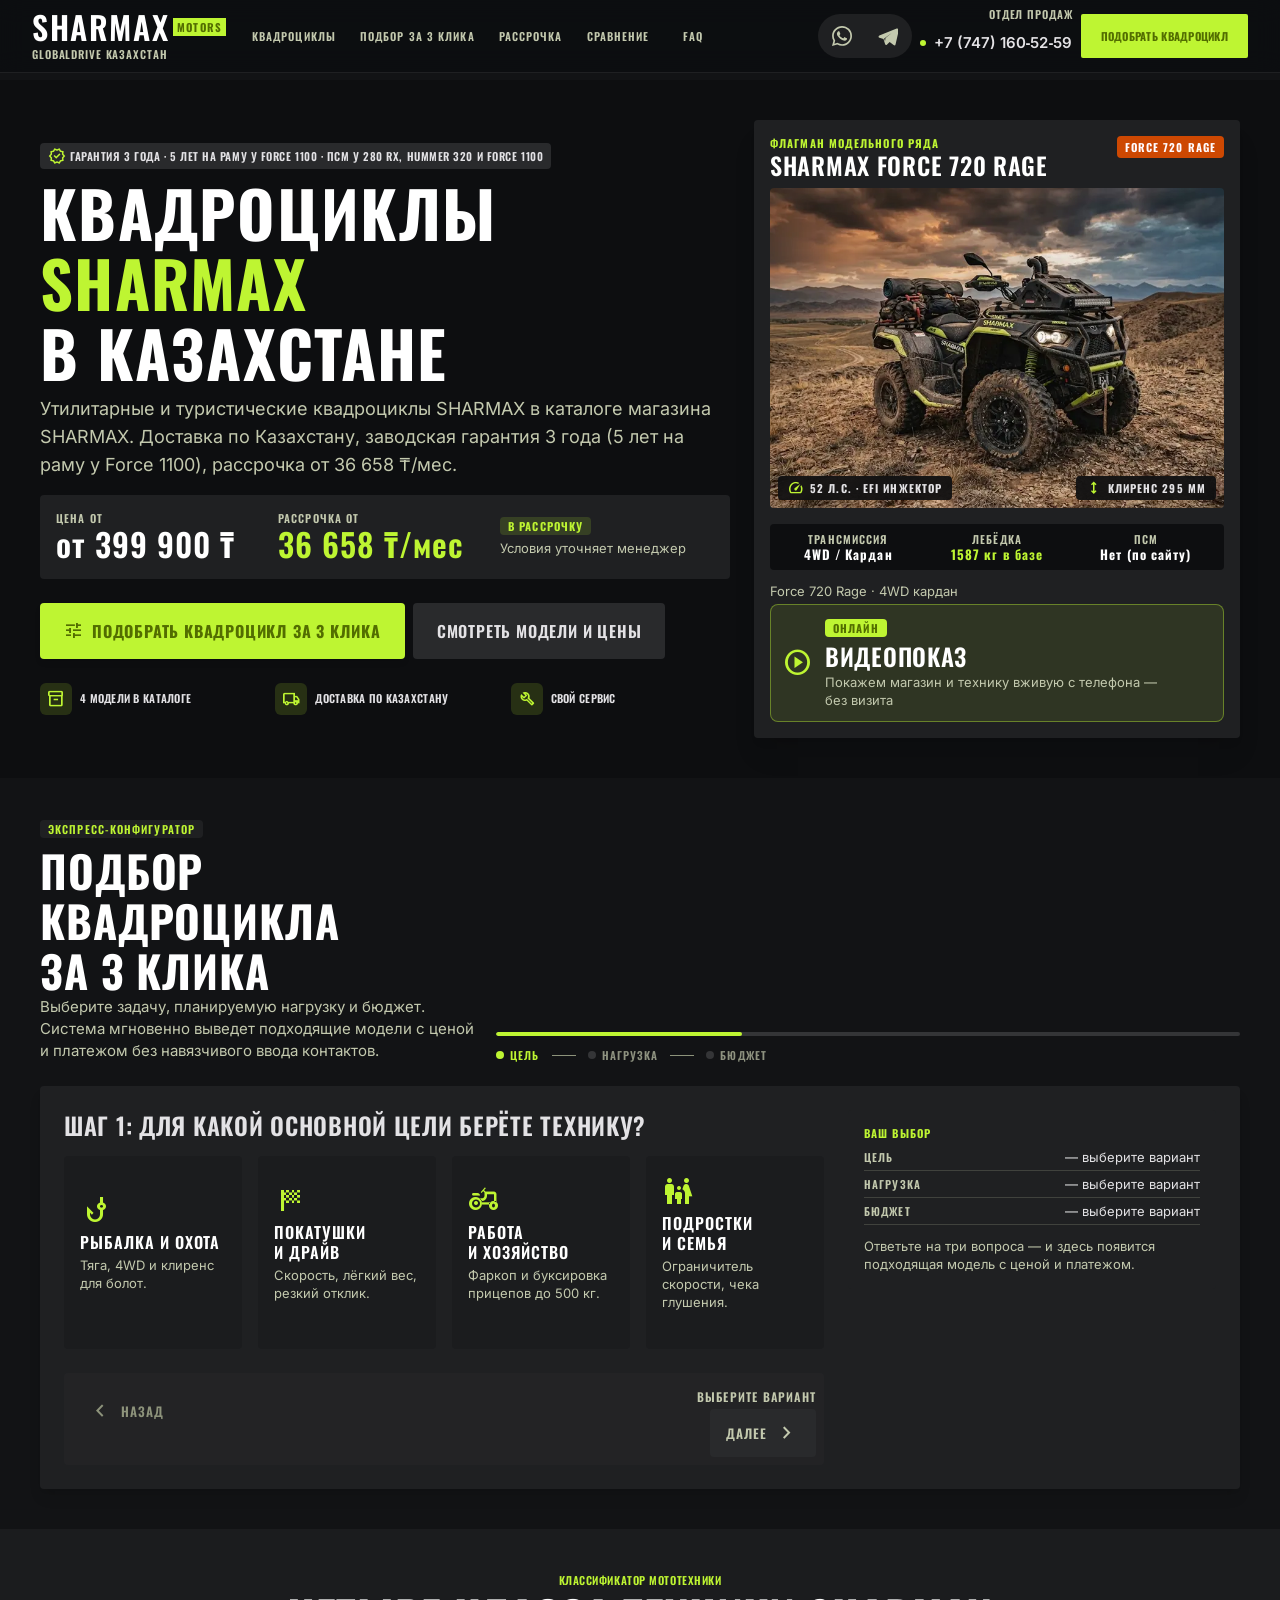
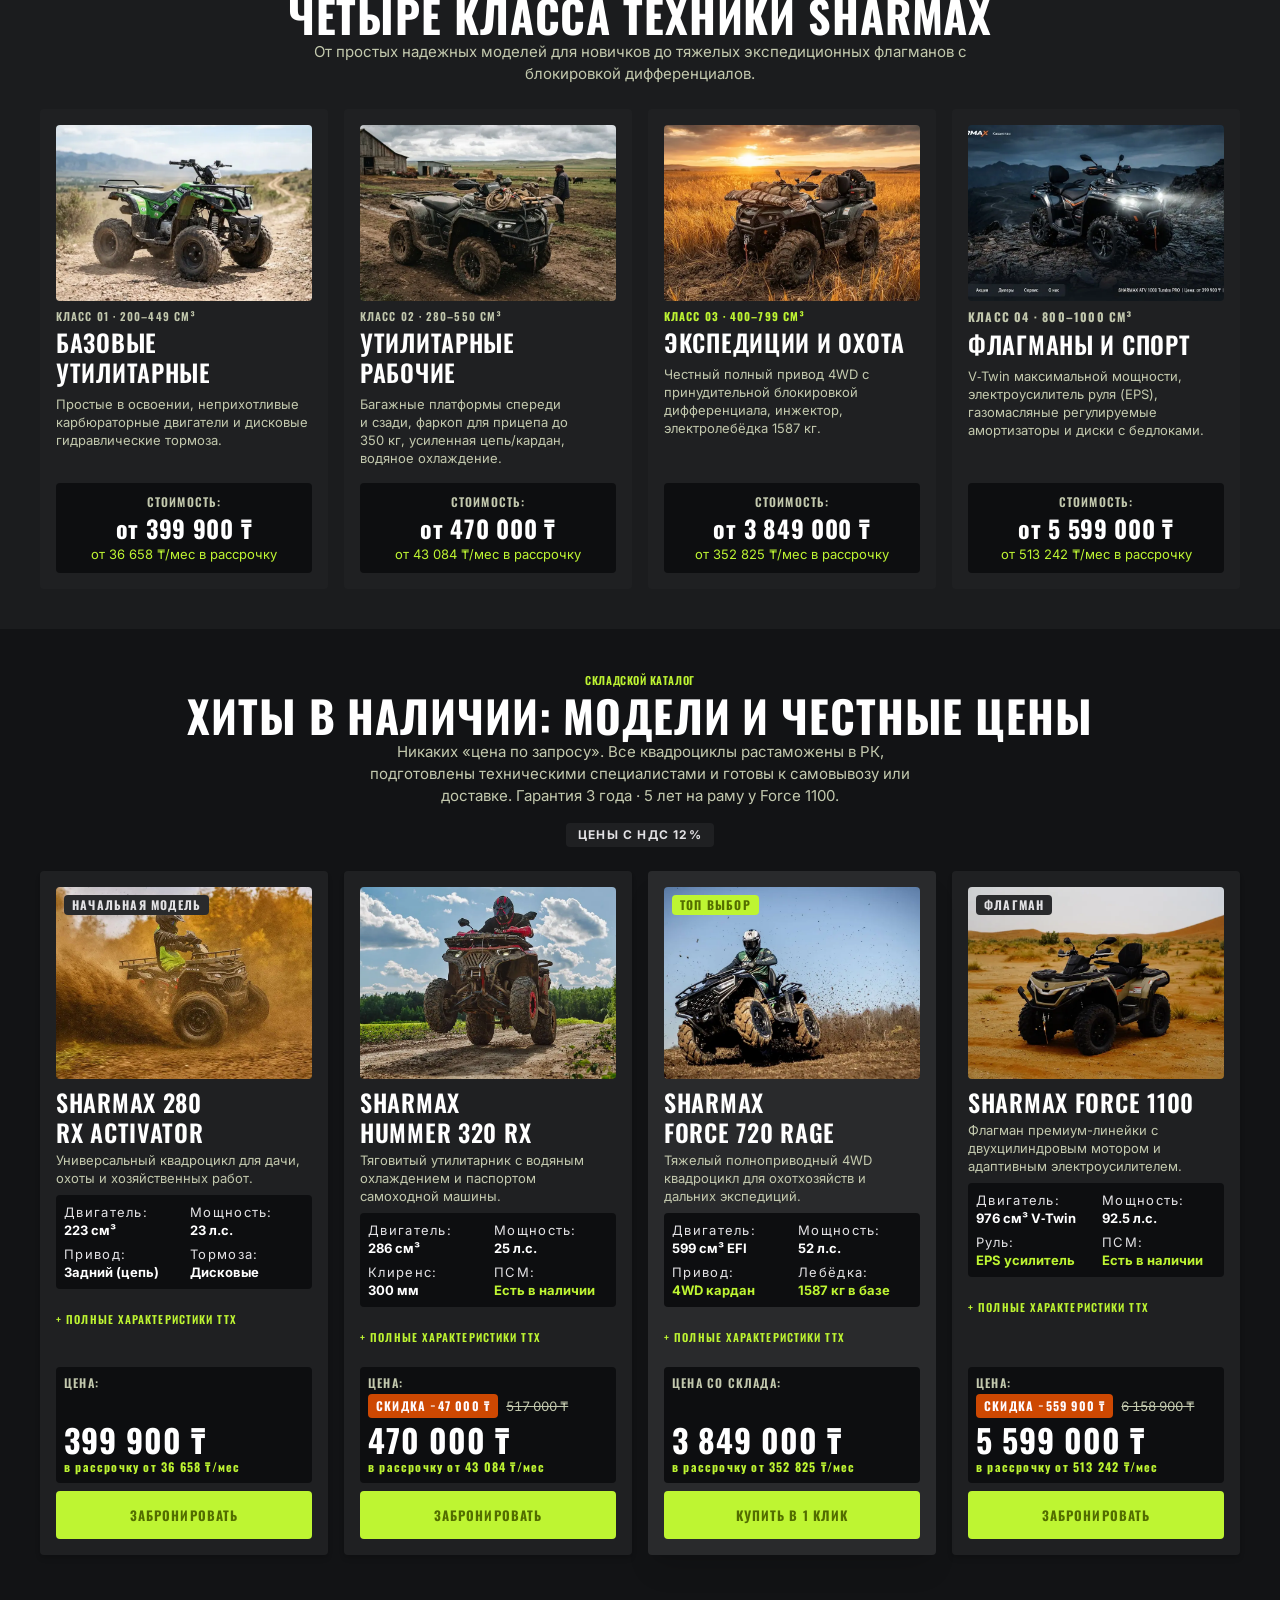
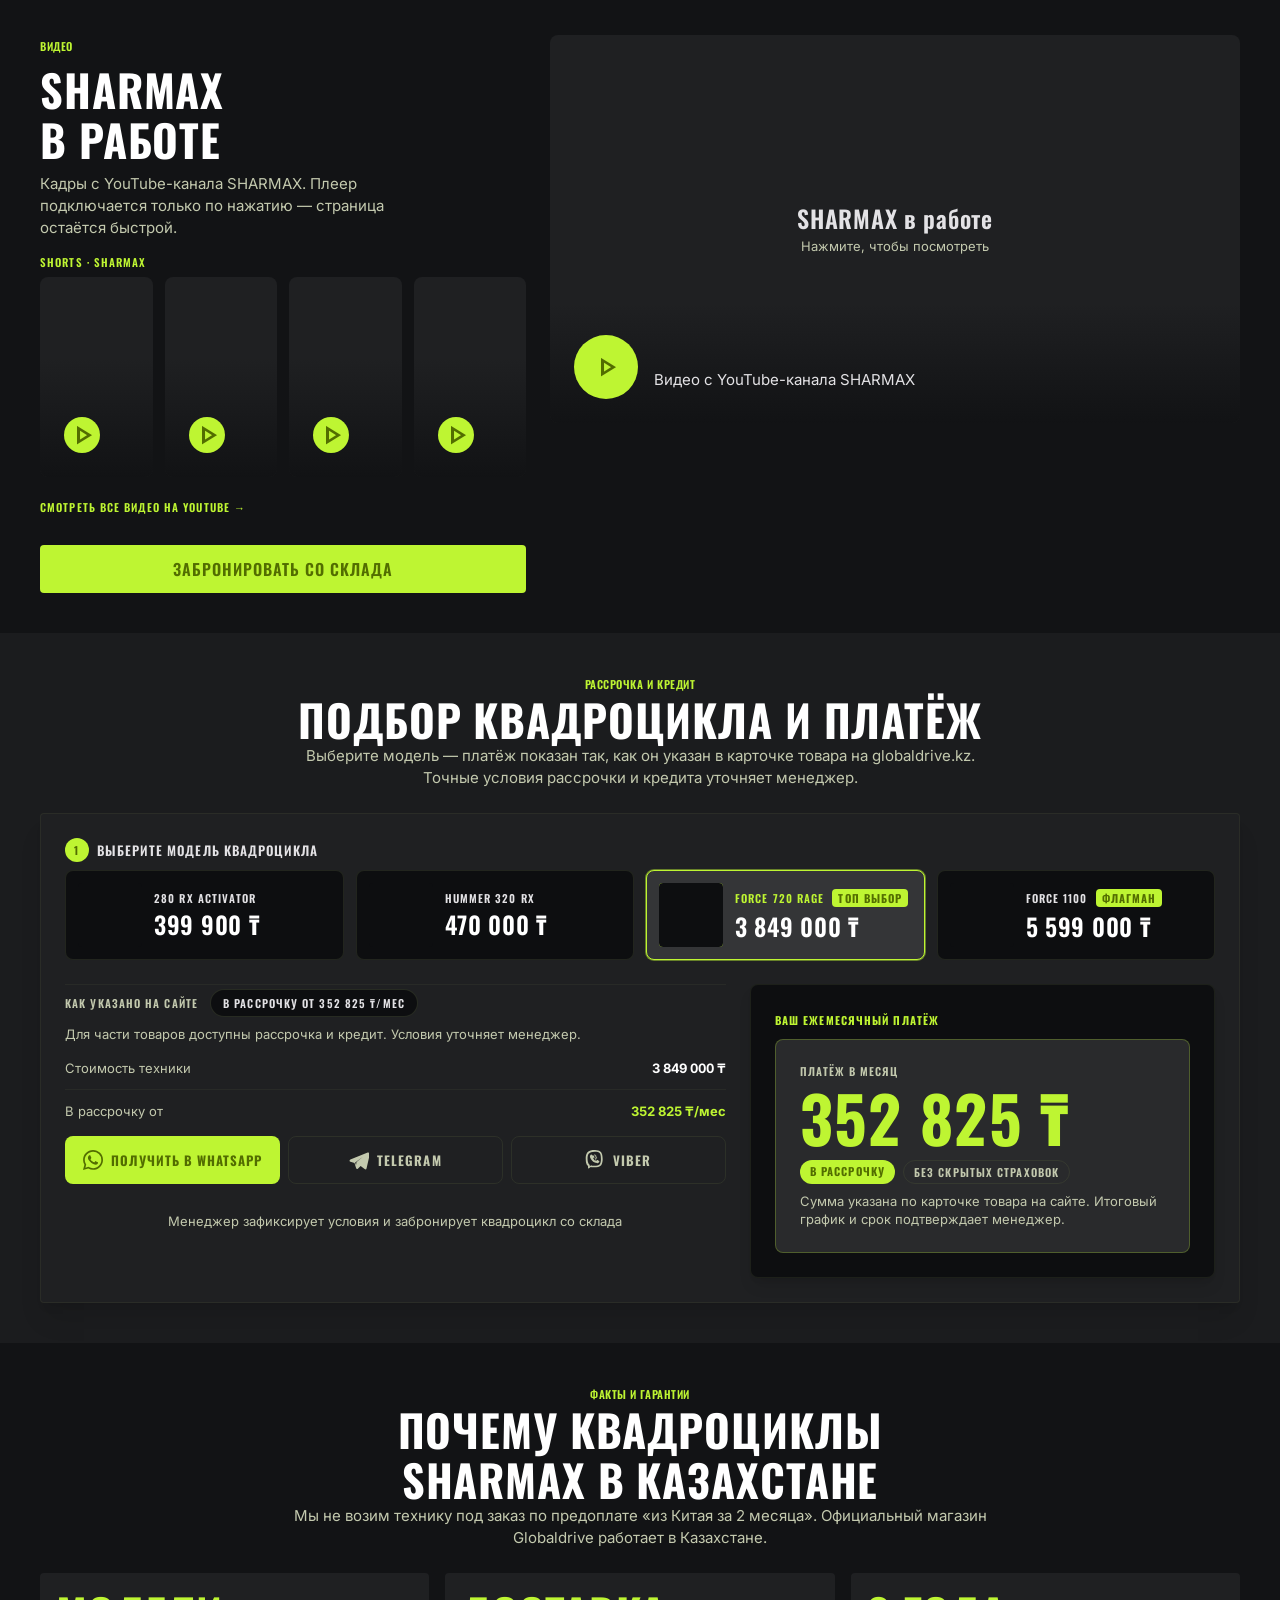
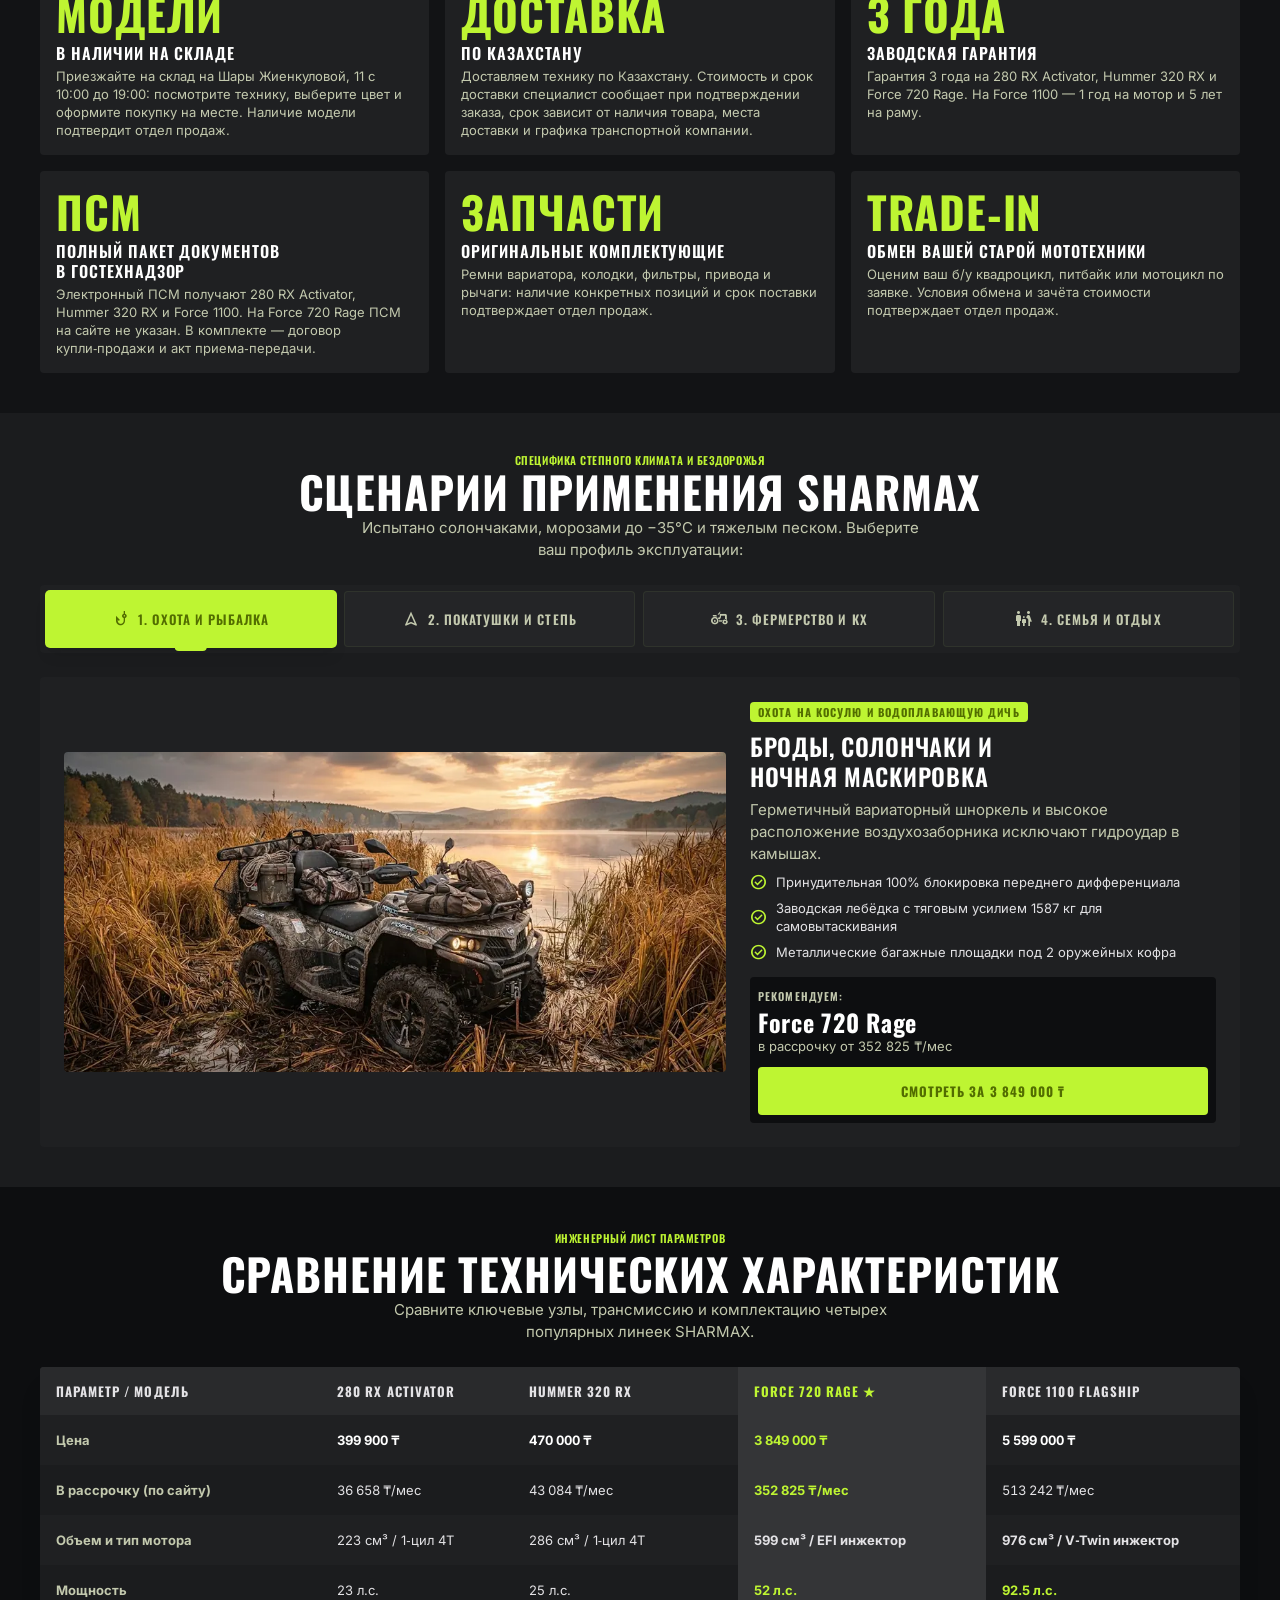
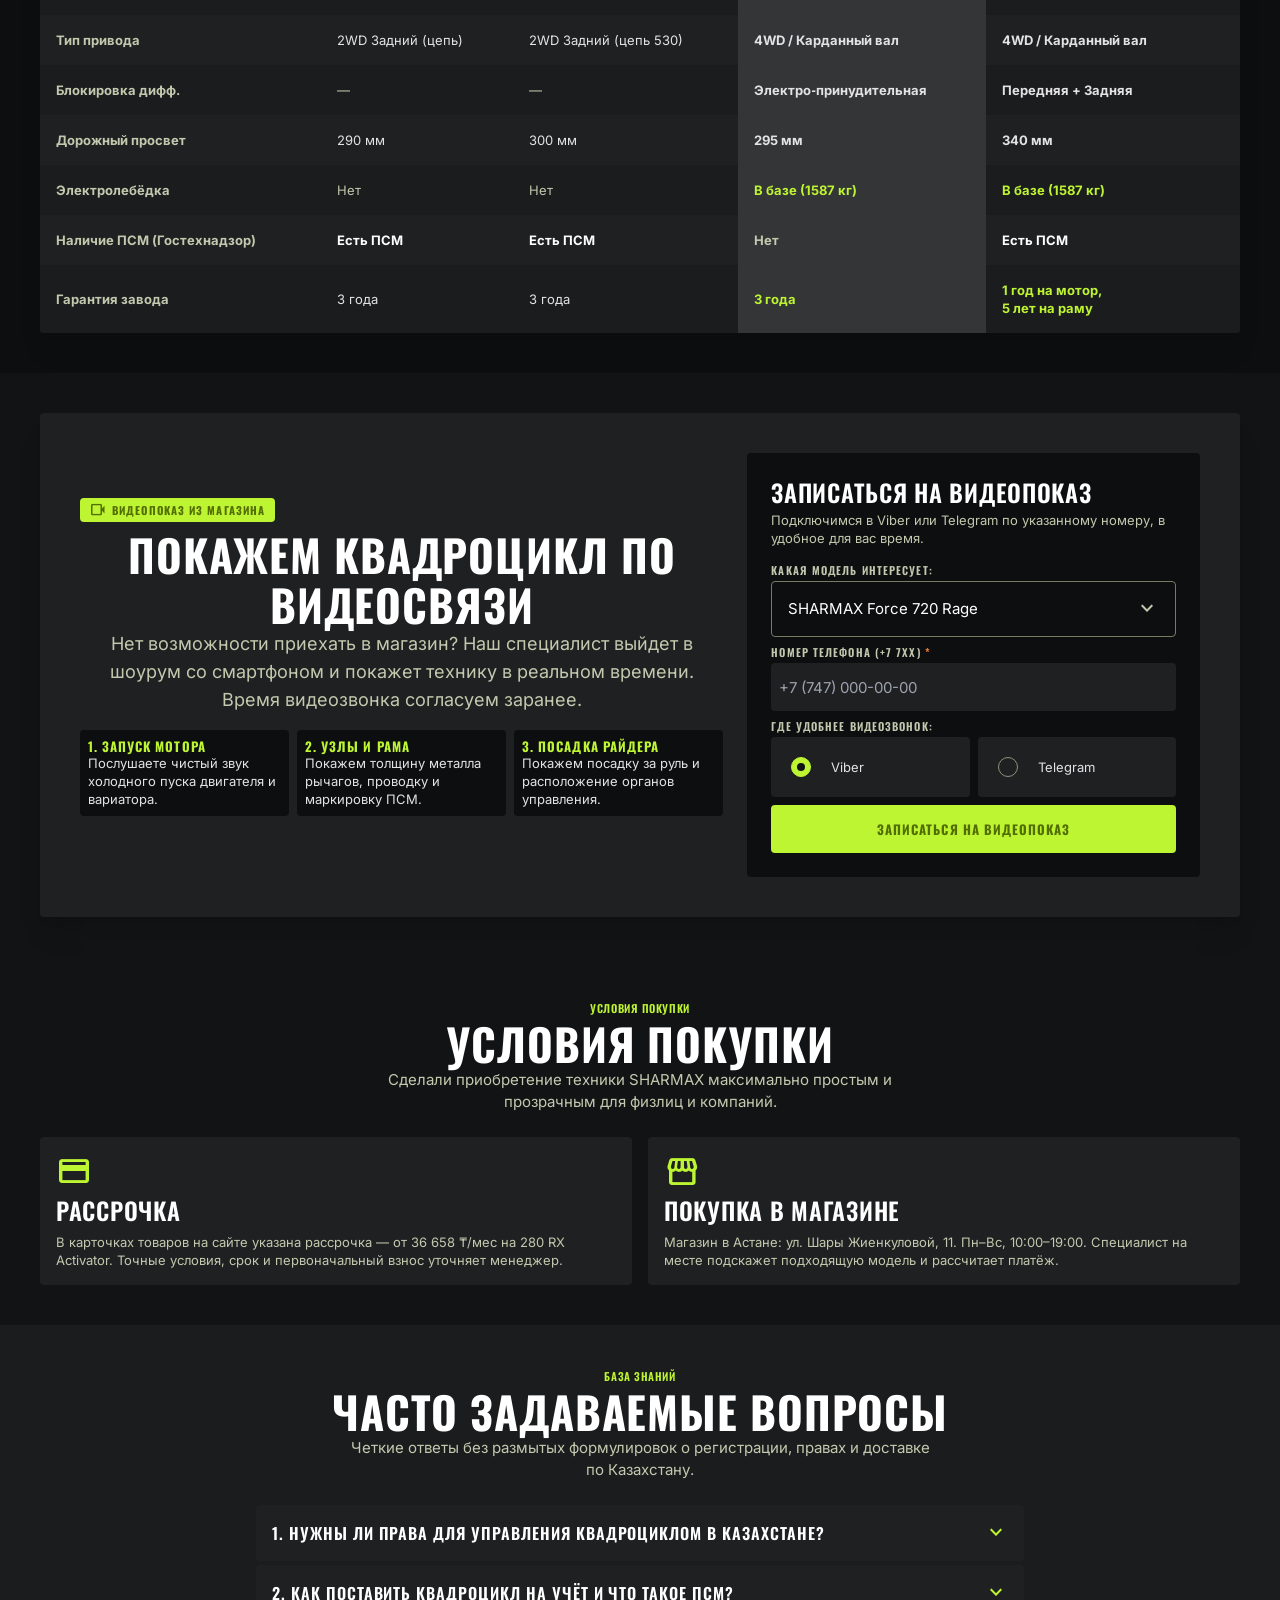
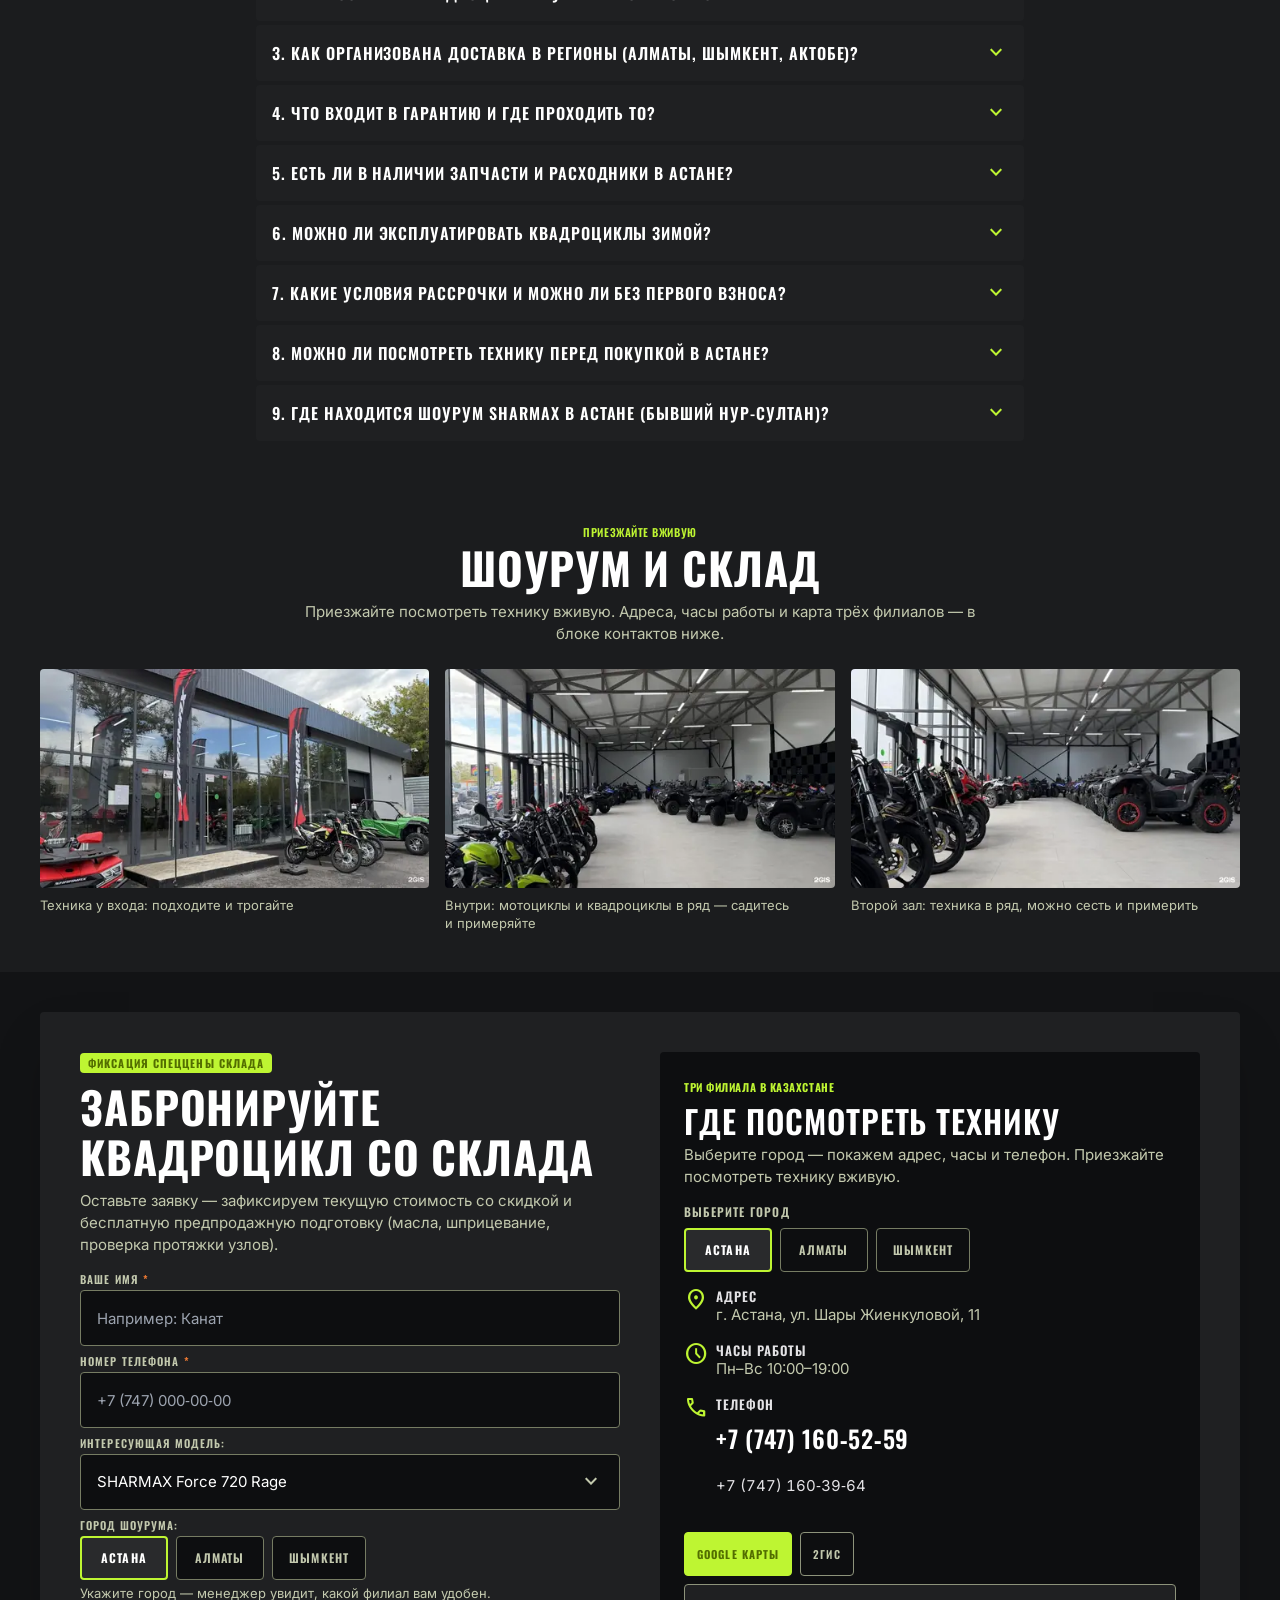
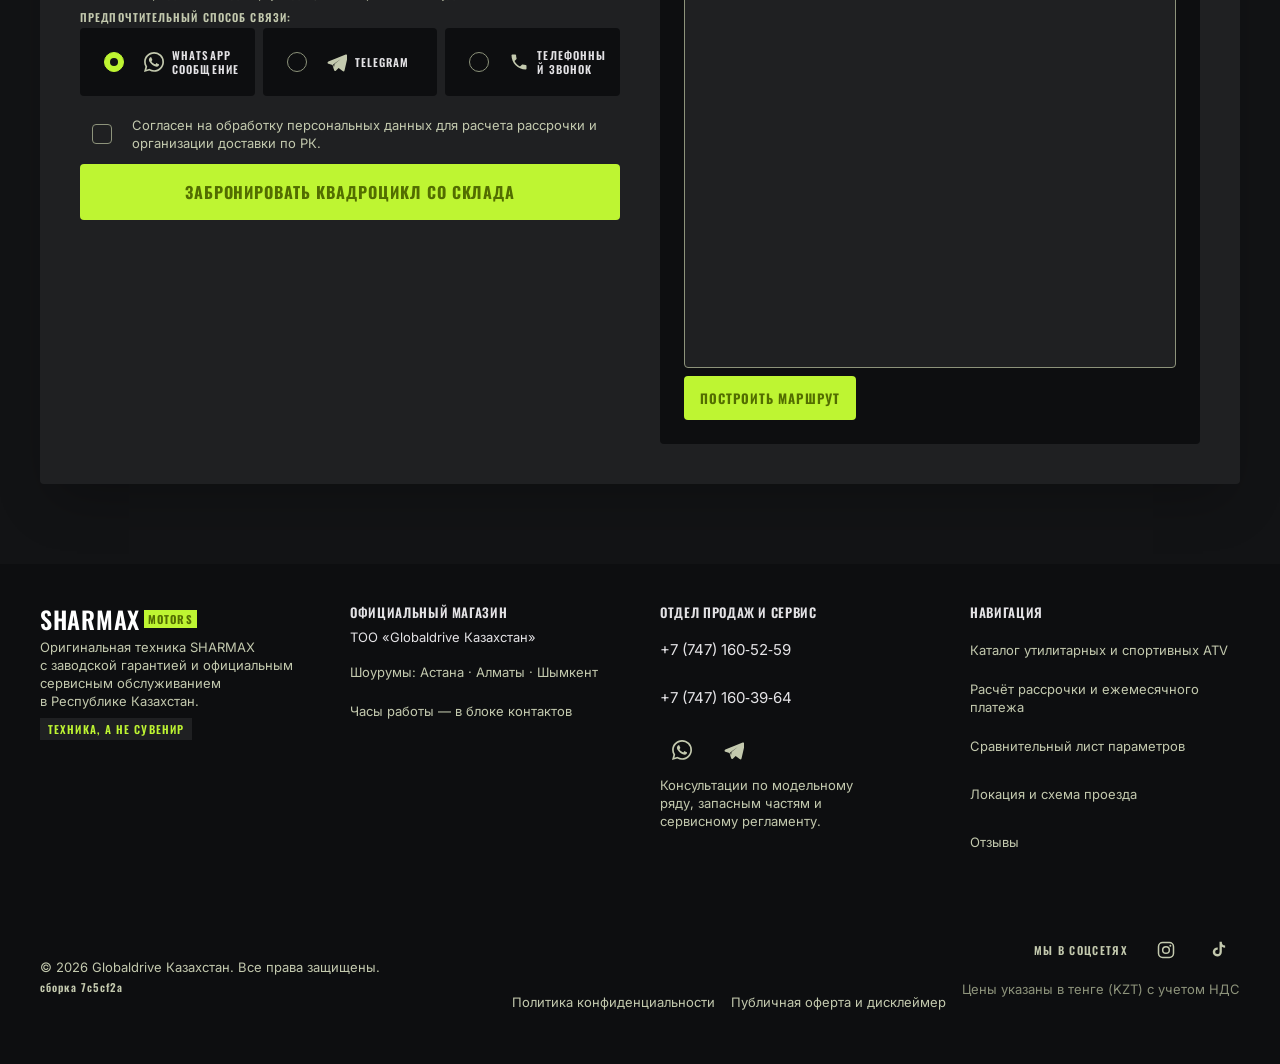
<file: index.html>
<!DOCTYPE html><!--1ah7NnMwQVumL19SYnbKJ--><html lang="ru" class="dark"><head><meta charSet="utf-8"/><meta name="viewport" content="width=device-width, initial-scale=1"/><link rel="stylesheet" href="/_next/static/css/def27d29f26b6127.css" data-precedence="next"/><link rel="preload" as="script" fetchPriority="low" href="/_next/static/chunks/webpack-4e6bf084ac60582b.js"/><script src="/_next/static/chunks/4bd1b696-c023c6e3521b1417.js" async=""></script><script src="/_next/static/chunks/255-15b9cc804e0d9c7d.js" async=""></script><script src="/_next/static/chunks/main-app-446b6bab9e866ff3.js" async=""></script><script src="/_next/static/chunks/124-5ff957d4570f3a0f.js" async=""></script><script src="/_next/static/chunks/app/layout-a2063cd4c05794a1.js" async=""></script><script src="/_next/static/chunks/110-39bf44dd4f28a2ec.js" async=""></script><script src="/_next/static/chunks/app/page-83a82e9f7e72de8c.js" async=""></script><link rel="preload" href="/fonts/material-symbols-outlined.woff2" as="font" type="font/woff2" crossorigin="anonymous"/><link rel="preload" href="/fonts/inter-400-cyrillic.woff2" as="font" type="font/woff2" crossorigin="anonymous"/><link rel="preload" href="/fonts/inter-400-latin.woff2" as="font" type="font/woff2" crossorigin="anonymous"/><link rel="preload" href="/fonts/inter-700-cyrillic.woff2" as="font" type="font/woff2" crossorigin="anonymous"/><link rel="preload" href="/fonts/oswald-500-cyrillic.woff2" as="font" type="font/woff2" crossorigin="anonymous"/><link rel="preload" href="/fonts/oswald-500-latin.woff2" as="font" type="font/woff2" crossorigin="anonymous"/><title>Квадроциклы SHARMAX: Астана, Алматы, Шымкент — Globaldrive</title><meta name="description" content="Адреса, часы и телефоны трёх филиалов Globaldrive: Астана, Алматы, Шымкент. Квадроциклы SHARMAX от 399 900 ₸, рассрочка от 36 658 ₸/мес."/><link rel="canonical" href="https://globaldrive.kz"/><meta property="og:title" content="Квадроциклы SHARMAX: Астана, Алматы, Шымкент — Globaldrive"/><meta property="og:description" content="Адреса, часы и телефоны трёх филиалов Globaldrive: Астана, Алматы, Шымкент. Квадроциклы SHARMAX от 399 900 ₸, рассрочка от 36 658 ₸/мес."/><meta property="og:url" content="https://globaldrive.kz"/><meta property="og:site_name" content="SHARMAX Motors — Globaldrive Казахстан"/><meta property="og:locale" content="ru_KZ"/><meta property="og:image" content="https://globaldrive.kz/og-sharmax.jpg"/><meta property="og:image:width" content="1200"/><meta property="og:image:height" content="630"/><meta property="og:image:alt" content="SHARMAX — квадроциклы в Казахстане, от 399 900 ₸, магазин SHARMAX"/><meta property="og:type" content="website"/><meta name="twitter:card" content="summary_large_image"/><meta name="twitter:title" content="Квадроциклы SHARMAX: Астана, Алматы, Шымкент — Globaldrive"/><meta name="twitter:description" content="Адреса, часы и телефоны трёх филиалов Globaldrive: Астана, Алматы, Шымкент. Квадроциклы SHARMAX от 399 900 ₸, рассрочка от 36 658 ₸/мес."/><meta name="twitter:image" content="https://globaldrive.kz/og-sharmax.jpg"/><link rel="icon" href="/favicon.ico" type="image/x-icon" sizes="16x16"/><script src="/_next/static/chunks/polyfills-42372ed130431b0a.js" noModule=""></script></head><body class="bg-surface text-on-surface font-body-md text-body-md antialiased selection:bg-primary-container selection:text-on-primary-container"><div hidden=""><!--$--><!--/$--></div><noscript><iframe src="https://www.googletagmanager.com/ns.html?id=GTM-5HN8VGMJ" height="0" width="0" style="display:none;visibility:hidden" title="Google Tag Manager"></iframe></noscript><script type="application/ld+json">{"@context":"https://schema.org","@graph":[{"@type":"Product","name":"SHARMAX 280 RX ACTIVATOR","brand":{"@type":"Brand","name":"SHARMAX"},"offers":{"@type":"Offer","price":399900,"priceCurrency":"KZT","availability":"https://schema.org/InStock","seller":{"@type":"Organization","name":"Globaldrive Казахстан"}}},{"@type":"Product","name":"SHARMAX HUMMER 320 RX","brand":{"@type":"Brand","name":"SHARMAX"},"offers":{"@type":"Offer","price":470000,"priceCurrency":"KZT","availability":"https://schema.org/InStock","seller":{"@type":"Organization","name":"Globaldrive Казахстан"}}},{"@type":"Product","name":"SHARMAX FORCE 720 RAGE","brand":{"@type":"Brand","name":"SHARMAX"},"offers":{"@type":"Offer","price":3849000,"priceCurrency":"KZT","availability":"https://schema.org/InStock","seller":{"@type":"Organization","name":"Globaldrive Казахстан"}}},{"@type":"Product","name":"SHARMAX FORCE 1100","brand":{"@type":"Brand","name":"SHARMAX"},"offers":{"@type":"Offer","price":5599000,"priceCurrency":"KZT","availability":"https://schema.org/InStock","seller":{"@type":"Organization","name":"Globaldrive Казахстан"}}},{"@type":"AutoDealer","@id":"https://globaldrive.kz/#astana","name":"SHARMAX Астана","branchOf":{"@type":"Organization","name":"ТОО «Globaldrive Казахстан»"},"url":"https://globaldrive.kz/","telephone":["+7 (747) 160-52-59","+7 (747) 160-39-64"],"address":{"@type":"PostalAddress","streetAddress":"ул. Шары Жиенкуловой, 11","addressLocality":"Астана","addressCountry":"KZ"},"areaServed":{"@type":"City","name":"Астана"},"openingHoursSpecification":[{"@type":"OpeningHoursSpecification","dayOfWeek":["Monday","Tuesday","Wednesday","Thursday","Friday","Saturday","Sunday"],"opens":"10:00","closes":"19:00"}]},{"@type":"AutoDealer","@id":"https://globaldrive.kz/#almaty","name":"SHARMAX Алматы","branchOf":{"@type":"Organization","name":"ТОО «Globaldrive Казахстан»"},"url":"https://globaldrive.kz/","telephone":["+7 (747) 160-52-59","+7 (747) 160-39-64"],"address":{"@type":"PostalAddress","streetAddress":"ул. Ратушного, 78, лит. Г, офис 1","addressLocality":"Алматы","addressCountry":"KZ"},"areaServed":{"@type":"City","name":"Алматы"},"openingHoursSpecification":[{"@type":"OpeningHoursSpecification","dayOfWeek":["Monday","Tuesday","Wednesday","Thursday","Friday","Saturday"],"opens":"10:00","closes":"21:00"},{"@type":"OpeningHoursSpecification","dayOfWeek":["Sunday"],"opens":"10:00","closes":"18:00"}]},{"@type":"AutoDealer","@id":"https://globaldrive.kz/#shymkent","name":"SHARMAX Шымкент","branchOf":{"@type":"Organization","name":"ТОО «Globaldrive Казахстан»"},"url":"https://globaldrive.kz/","telephone":["+7 (747) 160-52-59","+7 (747) 160-39-64"],"address":{"@type":"PostalAddress","streetAddress":"ул. Казыбек би, 50","addressLocality":"Шымкент","addressCountry":"KZ"},"areaServed":{"@type":"City","name":"Шымкент"},"openingHoursSpecification":[{"@type":"OpeningHoursSpecification","dayOfWeek":["Monday","Tuesday","Wednesday","Thursday","Friday","Saturday"],"opens":"10:00","closes":"21:00"},{"@type":"OpeningHoursSpecification","dayOfWeek":["Sunday"],"opens":"10:00","closes":"18:00"}]}]}</script><header class="fixed top-0 left-0 w-full z-50 bg-surface-container-lowest/95 backdrop-blur-md border-b border-surface-container" id="top"><div class="w-full max-w-[1440px] mx-auto px-margin-mobile md:px-margin xl:px-8 2xl:px-margin"><div class="h-16 lg:h-[72px] flex items-center justify-between gap-3 md:gap-4"><div class="flex items-center gap-6 min-w-0"><a class="flex flex-col justify-center group shrink-0 min-h-11" data-hdr="logo" data-path="main-showcase" href="#top"><div class="flex items-center gap-space-xs"><span class="font-headline-md text-headline-md tracking-wider uppercase text-primary leading-none">SHARMAX</span><span class="hidden min-[400px]:inline-block font-label-sm text-label-sm uppercase bg-primary-container text-on-primary-container px-1 py-0.5 rounded-none font-bold whitespace-nowrap">MOTORS</span></div><span class="hidden xl:block font-label-sm text-label-sm text-on-surface-variant uppercase tracking-[0.08em] mt-1 whitespace-nowrap">Globaldrive Казахстан</span></a><nav class="hidden xl:flex items-center gap-5 min-w-0" data-hdr="nav" data-active-classes="text-primary-container font-semibold"><a class="relative inline-block font-label-sm text-label-sm uppercase text-on-surface-variant hover:text-on-surface transition-colors py-[15px] px-0.5 whitespace-nowrap after:absolute after:left-0 after:right-0 after:-bottom-0.5 after:h-[2px] after:bg-primary-container after:scale-x-0 after:origin-left after:transition-transform hover:after:scale-x-100" data-path="quad-catalog" href="#models">Квадроциклы</a><a class="relative inline-block font-label-sm text-label-sm uppercase text-on-surface-variant hover:text-on-surface transition-colors py-[15px] px-0.5 whitespace-nowrap after:absolute after:left-0 after:right-0 after:-bottom-0.5 after:h-[2px] after:bg-primary-container after:scale-x-0 after:origin-left after:transition-transform hover:after:scale-x-100" data-path="quick-selector" href="#selector">Подбор за 3 клика</a><a class="relative inline-block font-label-sm text-label-sm uppercase text-on-surface-variant hover:text-on-surface transition-colors py-[15px] px-0.5 whitespace-nowrap after:absolute after:left-0 after:right-0 after:-bottom-0.5 after:h-[2px] after:bg-primary-container after:scale-x-0 after:origin-left after:transition-transform hover:after:scale-x-100" data-path="credit-installment" href="#calc">Рассрочка</a><a class="relative inline-block font-label-sm text-label-sm uppercase text-on-surface-variant hover:text-on-surface transition-colors py-[15px] px-0.5 whitespace-nowrap after:absolute after:left-0 after:right-0 after:-bottom-0.5 after:h-[2px] after:bg-primary-container after:scale-x-0 after:origin-left after:transition-transform hover:after:scale-x-100" data-path="technical-compare" href="#compare">Сравнение</a><a class="relative inline-block font-label-sm text-label-sm uppercase text-on-surface-variant hover:text-on-surface transition-colors py-[15px] px-0.5 whitespace-nowrap after:absolute after:left-0 after:right-0 after:-bottom-0.5 after:h-[2px] after:bg-primary-container after:scale-x-0 after:origin-left after:transition-transform hover:after:scale-x-100 hidden min-[1440px]:inline" data-path="video-consultation" href="#video-demo">Видеоконсультация</a><a class="relative inline-block font-label-sm text-label-sm uppercase text-on-surface-variant hover:text-on-surface transition-colors py-[15px] px-0.5 whitespace-nowrap after:absolute after:left-0 after:right-0 after:-bottom-0.5 after:h-[2px] after:bg-primary-container after:scale-x-0 after:origin-left after:transition-transform hover:after:scale-x-100 min-w-11 px-2 inline-flex items-center justify-center" data-path="faq-knowledgebase" href="#faq">FAQ</a></nav></div><div class="flex items-center gap-2 shrink-0"><div class="flex items-center gap-0.5 px-0.5 h-11 rounded-full bg-surface-container" data-hdr="socials"><a aria-label="WhatsApp" class="w-11 h-11 shrink-0 flex items-center justify-center rounded-full hover:bg-surface-container-high transition-colors" href="https://wa.me/77471603964" rel="noopener noreferrer" target="_blank" title="WhatsApp"><svg aria-hidden="true" class="w-5 h-5 text-on-surface-variant hover:text-primary-container transition-colors" fill="currentColor" focusable="false" height="24" viewBox="0 0 24 24" width="24" xmlns="http://www.w3.org/2000/svg"><path d="M17.472 14.382c-.297-.149-1.758-.867-2.03-.967-.273-.099-.471-.148-.67.15-.197.297-.767.966-.966 1.164-.198.199-.396.223-.693.075-.297-.149-1.255-.463-2.39-1.475-.883-.788-1.48-1.761-1.653-2.059-.173-.297-.018-.458.13-.606.134-.133.297-.347.446-.52.149-.174.198-.298.298-.497.099-.198.05-.371-.05-.52-.099-.148-.669-1.611-.916-2.206-.242-.579-.487-.5-.669-.51-.173-.008-.371-.01-.57-.01-.198 0-.52.074-.792.372-.272.297-1.04 1.016-1.04 2.479 0 1.462 1.065 2.875 1.213 3.073.149.198 2.096 3.2 5.077 4.487.709.306 1.262.489 1.694.625.712.227 1.36.195 1.872.118.571-.085 1.758-.719 2.006-1.413.248-.694.248-1.289.173-1.413-.074-.124-.272-.198-.57-.347z"></path><path d="M20.52 3.449C18.24 1.245 15.24 0 12.045 0 5.463 0 .104 5.334.101 11.892c0 2.096.549 4.14 1.595 5.945L0 24l6.335-1.652a12.03 12.03 0 0 0 5.71 1.447h.006c6.585 0 11.946-5.336 11.949-11.896 0-3.176-1.24-6.165-3.48-8.45zM12.05 21.785h-.004a9.94 9.94 0 0 1-5.058-1.38l-.363-.214-3.759.98 1.006-3.648-.236-.377a9.86 9.86 0 0 1-1.516-5.254c.002-5.45 4.463-9.884 9.933-9.884 2.653 0 5.146 1.032 7.023 2.902a9.82 9.82 0 0 1 2.905 6.99c-.003 5.45-4.464 9.885-9.93 9.885z"></path></svg></a><a aria-label="Telegram" class="w-11 h-11 shrink-0 flex items-center justify-center rounded-full hover:bg-surface-container-high transition-colors" href="https://t.me/+77471603964" rel="noopener noreferrer" target="_blank" title="Telegram"><svg aria-hidden="true" class="w-5 h-5 text-on-surface-variant hover:text-primary-container transition-colors" fill="currentColor" focusable="false" height="24" viewBox="0 0 24 24" width="24" xmlns="http://www.w3.org/2000/svg"><path d="M23.956 3.29a1.5 1.5 0 0 0-1.53-.238L1.63 11.36a1.5 1.5 0 0 0 .096 2.815l4.86 1.313 1.86 6.02a1.5 1.5 0 0 0 2.45.63l3.09-2.86 4.75 3.5a1.5 1.5 0 0 0 2.36-.9l3.98-17.19a1.5 1.5 0 0 0-.12-1.398zM9.03 14.51l-.62 3.77-1.02-3.3 9.02-6.66-7.38 6.19z"></path></svg></a></div><div class="hidden xl:flex flex-col items-end justify-center" data-hdr="phone"><span class="font-label-sm text-label-sm uppercase tracking-[0.08em] text-on-surface-variant whitespace-nowrap">Отдел продаж</span><a class="flex items-center gap-2 min-h-[44px] font-body-md text-body-md font-semibold text-on-surface hover:text-primary-container transition-colors whitespace-nowrap" href="tel:+77471605259"><span class="w-1.5 h-1.5 rounded-full bg-primary-container shrink-0"></span>+7 (747) 160‑52‑59</a></div><a class="hidden lg:flex h-11 px-5 rounded-[2px] bg-primary-container text-on-primary-container font-label-sm text-label-sm uppercase tracking-wide items-center justify-center hover:bg-primary-fixed-dim transition-colors font-bold whitespace-nowrap shrink-0" data-hdr="cta" data-path="quick-selector" href="#selector">Подобрать квадроцикл</a><button aria-controls="mobile-menu" aria-expanded="false" aria-label="Открыть меню" class="xl:hidden w-11 h-11 flex items-center justify-center rounded-lg bg-surface-container text-on-surface hover:bg-surface-container-high transition-colors shrink-0" type="button"><span class="material-symbols-outlined text-[24px]">menu</span></button></div></div></div></header><main class="w-full pt-20 bg-surface min-h-[calc(100vh-80px)]"><div class="flex flex-col w-full"><section class="relative w-full overflow-hidden bg-surface-container-lowest"><div class="relative w-full max-w-[1440px] mx-auto px-margin-mobile md:px-margin pt-space-lg md:pt-space-xl pb-space-xl"><div class="grid grid-cols-1 lg:grid-cols-12 gap-space-lg items-center"><div class="lg:col-span-7 flex flex-col z-10"><div class="inline-flex items-center gap-space-xs self-center md:self-start px-space-sm py-1 bg-surface-container-high rounded mb-space-sm"><span class="material-symbols-outlined text-primary-container text-[18px]">verified</span><span class="font-label-sm text-label-sm uppercase text-on-surface tracking-wider">Гарантия 3 года · 5 лет на раму у Force 1100 · ПСМ у 280 RX, Hummer 320 и Force 1100</span></div><h1 class="text-center md:text-left font-headline-xl text-headline-xl-mobile md:text-headline-xl uppercase text-primary tracking-tight leading-none mb-space-sm text-balance hyphens-none break-words">КВАДРОЦИКЛЫ <span class="text-primary-container">SHARMAX</span> В КАЗАХСТАНЕ</h1><p class="hidden md:block font-body-lg text-body-lg text-on-surface-variant max-w-2xl mb-space-md">Утилитарные и туристические квадроциклы SHARMAX в каталоге магазина SHARMAX. Доставка по Казахстану, заводская гарантия 3 года (5 лет на раму у Force 1100), рассрочка от <!-- -->36 658 ₸/мес<!-- -->.</p><p class="md:hidden text-center font-body-sm text-body-sm text-on-surface-variant max-w-[320px] mx-auto mb-space-md text-balance">Доставка по Казахстану, гарантия 3 года, рассрочка от <!-- -->36 658 ₸/мес<!-- -->.</p><div class="grid grid-cols-1 sm:grid-cols-2 xl:grid-cols-3 gap-space-sm p-space-md bg-surface-container rounded mb-space-lg"><div class="flex flex-col min-w-0 text-center sm:text-left"><span class="font-label-sm text-label-sm uppercase text-on-surface-variant">Цена от</span><span class="font-headline-md text-headline-md md:text-headline-sm xl:text-headline-md text-primary font-bold tabular-nums whitespace-nowrap">от <!-- -->399 900 ₸</span></div><div class="flex flex-col min-w-0 text-center sm:text-left"><span class="font-label-sm text-label-sm uppercase text-on-surface-variant">Рассрочка от</span><span class="font-headline-md text-headline-md md:text-headline-sm xl:text-headline-md text-primary-container font-bold tabular-nums whitespace-nowrap">36 658 ₸/мес</span></div><div class="col-span-1 sm:col-span-2 xl:col-span-1 flex flex-col justify-center min-w-0 text-center sm:text-left"><span class="font-label-sm text-label-sm uppercase text-primary-container bg-primary-container/15 px-2 py-0.5 rounded self-center sm:self-start font-bold whitespace-nowrap">В РАССРОЧКУ</span><span class="font-body-sm text-body-sm text-on-surface-variant mt-1">Условия уточняет менеджер</span></div></div><div class="flex flex-col sm:flex-row gap-space-sm mb-space-lg"><a class="h-14 px-space-md sm:px-space-lg bg-primary-container text-on-primary-container font-label-lg text-label-lg uppercase flex items-center justify-center rounded tracking-wider font-bold hover:bg-primary-fixed-dim transition-all shadow-md hover:-translate-y-1 hover:shadow-lg transition-transform duration-200" href="#selector"><span class="material-symbols-outlined mr-2 text-[20px] shrink-0">tune</span><span class="whitespace-nowrap">Подобрать квадроцикл<span class="hidden sm:inline"> за 3 клика</span></span></a><a class="h-14 px-space-md sm:px-space-lg bg-surface-container-high text-on-surface font-label-lg text-label-lg uppercase flex items-center justify-center rounded tracking-wider hover:bg-surface-bright transition-all" href="#models">Смотреть модели и цены</a></div><div class="grid grid-cols-3 gap-2 sm:gap-space-md"><div class="flex flex-col items-center justify-center text-center gap-1.5 p-2.5 rounded-lg bg-surface-container border border-outline-variant/40 sm:flex-row sm:justify-start sm:text-left sm:gap-space-sm sm:p-0 sm:rounded-none sm:bg-transparent sm:border-0"><span class="w-9 h-9 sm:w-8 sm:h-8 shrink-0 flex items-center justify-center rounded-full sm:rounded-md bg-primary-container/15"><span class="material-symbols-outlined text-primary-container text-[18px] leading-none">inventory_2</span></span><span class="font-label-sm text-label-sm text-on-surface uppercase tracking-wide leading-snug min-w-0">4 модели в каталоге</span></div><div class="flex flex-col items-center justify-center text-center gap-1.5 p-2.5 rounded-lg bg-surface-container border border-outline-variant/40 sm:flex-row sm:justify-start sm:text-left sm:gap-space-sm sm:p-0 sm:rounded-none sm:bg-transparent sm:border-0"><span class="w-9 h-9 sm:w-8 sm:h-8 shrink-0 flex items-center justify-center rounded-full sm:rounded-md bg-primary-container/15"><span class="material-symbols-outlined text-primary-container text-[18px] leading-none">local_shipping</span></span><span class="font-label-sm text-label-sm text-on-surface uppercase tracking-wide leading-snug min-w-0">Доставка по Казахстану</span></div><div class="flex flex-col items-center justify-center text-center gap-1.5 p-2.5 rounded-lg bg-surface-container border border-outline-variant/40 sm:flex-row sm:justify-start sm:text-left sm:gap-space-sm sm:p-0 sm:rounded-none sm:bg-transparent sm:border-0"><span class="w-9 h-9 sm:w-8 sm:h-8 shrink-0 flex items-center justify-center rounded-full sm:rounded-md bg-primary-container/15"><span class="material-symbols-outlined text-primary-container text-[18px] leading-none">build</span></span><span class="font-label-sm text-label-sm text-on-surface uppercase tracking-wide leading-snug min-w-0">Свой сервис</span></div></div></div><div class="lg:col-span-5 relative mt-space-md lg:mt-0"><div class="relative bg-surface-container rounded overflow-hidden p-space-md shadow-xl"><div class="flex flex-col items-center md:flex-row md:items-start md:justify-between gap-space-xs mb-space-sm"><div class="w-full md:w-auto md:flex-1 md:min-w-0 text-center md:text-left"><span class="block font-label-sm text-label-sm text-primary-container uppercase tracking-widest font-bold">Флагман модельного ряда</span><p class="font-headline-sm text-headline-sm text-primary uppercase text-pretty hyphens-none break-words">SHARMAX FORCE 720 RAGE</p></div><span class="bg-secondary-container text-on-secondary-container font-label-sm text-label-sm uppercase px-2 py-1 rounded font-bold whitespace-nowrap shrink-0 self-center md:self-start">Force 720 Rage</span></div><div class="relative w-full h-[320px] rounded overflow-hidden mb-space-md bg-surface-container-lowest"><picture class="contents"><source type="image/webp" srcSet="/images/photo-12-480.webp 480w, /images/photo-12-960.webp 960w, /images/photo-12-1200.webp 1200w" sizes="(max-width: 1024px) 100vw, 50vw"/><img alt="Heavy utilitarian all-terrain vehicle quad bike SHARMAX 4x4 standing boldly on rough dry steppes terrain in Kazakhstan under dramatic cinematic lighting, deep carbon chassis with acid lime mudguards, reinforced brush guard and aggressive mud tires, realistic rally raid photography." class="w-full h-full object-cover" data-alt="Heavy utilitarian all-terrain vehicle quad bike SHARMAX 4x4 standing boldly on rough dry steppes terrain in Kazakhstan under dramatic cinematic lighting, deep carbon chassis with acid lime mudguards, reinforced brush guard and aggressive mud tires, realistic rally raid photography." decoding="async" fetchPriority="high" height="655" loading="eager" src="/images/photo-12.jpg" width="1200"/></picture><div class="absolute bottom-2 left-2 bg-surface-container-lowest/90 backdrop-blur px-2.5 py-1 rounded flex items-center gap-1.5"><span class="material-symbols-outlined text-primary-container text-[16px]">speed</span><span class="font-label-sm text-label-sm uppercase text-on-surface font-bold">52 л.с. · EFI инжектор</span></div><div class="absolute bottom-2 right-2 bg-surface-container-lowest/90 backdrop-blur px-2.5 py-1 rounded flex items-center gap-1.5"><span class="material-symbols-outlined text-primary-container text-[16px]">height</span><span class="font-label-sm text-label-sm uppercase text-on-surface font-bold">Клиренс 295 мм</span></div></div><div class="grid grid-cols-1 sm:grid-cols-3 gap-2 bg-surface-container-lowest p-2 rounded divide-y divide-outline-variant/40 sm:divide-y-0"><div class="flex items-center justify-between gap-2 sm:block sm:text-center"><div class="font-label-sm text-label-sm text-on-surface-variant uppercase shrink-0">Трансмиссия</div><div class="font-label-md text-label-md text-primary font-bold text-right sm:text-center whitespace-nowrap">4WD / Кардан</div></div><div class="flex items-center justify-between gap-2 pt-2 sm:pt-0 sm:block sm:text-center"><div class="font-label-sm text-label-sm text-on-surface-variant uppercase shrink-0">Лебёдка</div><div class="font-label-md text-label-md text-primary-container font-bold text-balance hyphens-none text-right sm:text-center whitespace-nowrap">1587 кг в базе</div></div><div class="flex items-center justify-between gap-2 pt-2 sm:pt-0 sm:block sm:text-center"><div class="font-label-sm text-label-sm text-on-surface-variant uppercase shrink-0">ПСМ</div><div class="font-label-md text-label-md text-primary font-bold text-right sm:text-center whitespace-nowrap">Нет (по сайту)</div></div></div><div class="mt-space-sm pt-space-xs flex flex-col sm:flex-row gap-space-xs sm:gap-space-sm justify-between items-center text-center sm:text-left"><span class="font-body-sm text-body-sm text-on-surface-variant">Force 720 Rage · 4WD кардан</span></div><a class="mt-space-xs flex items-center gap-3 rounded-lg bg-primary-container/10 border border-primary-container/40 p-3 text-left hover:bg-primary-container/20 transition-colors" href="#video-demo"><span class="material-symbols-outlined text-primary-container text-[30px] leading-none shrink-0">play_circle</span><span class="min-w-0"><span class="inline-block bg-primary-container text-on-primary-container font-label-sm text-label-sm uppercase font-bold px-2 py-0.5 rounded mb-1">ОНЛАЙН</span><span class="block font-headline-sm text-headline-sm uppercase text-primary leading-tight">ВИДЕОПОКАЗ</span><span class="block font-body-sm text-body-sm text-on-surface-variant mt-0.5">Покажем магазин и технику вживую с телефона — без визита</span></span></a></div></div></div></div></section><section class="w-full bg-surface py-space-xl" id="selector"><div class="w-full max-w-[1440px] mx-auto px-margin-mobile md:px-margin"><div class="flex flex-col md:flex-row md:items-end justify-between gap-2 md:gap-3 mb-3 md:mb-space-lg"><div><div class="inline-flex items-center gap-1 bg-surface-container px-2 py-0.5 rounded text-primary-container font-label-sm text-label-sm uppercase mb-1.5 md:mb-2">Экспресс-конфигуратор</div><h2 class="text-center md:text-left font-headline-sm text-headline-sm md:font-headline-lg md:text-headline-lg uppercase text-primary tracking-tight text-balance hyphens-none break-words">ПОДБОР КВАДРОЦИКЛА ЗА 3 КЛИКА</h2><p class="hidden sm:block font-body-md text-body-md text-on-surface-variant max-w-xl mt-1.5 md:mt-0">Выберите задачу, планируемую нагрузку и бюджет. Система мгновенно выведет подходящие модели с ценой и платежом без навязчивого ввода контактов.</p></div><div class="w-full"><div role="progressbar" aria-label="Подбор модели: шаг 2 из 3" aria-valuemin="0" aria-valuemax="100" aria-valuenow="33" class="w-full h-1 rounded-full bg-surface-container-highest overflow-hidden mb-2 md:mb-3"><div class="h-full rounded-full bg-primary-container transition-[width] duration-300" style="width:33%"></div></div><ol class="flex items-center gap-2 md:gap-3 overflow-x-auto"><li class="flex items-center gap-2 md:gap-3 shrink-0"><span class="flex items-center gap-1.5 whitespace-nowrap font-label-sm text-label-sm uppercase text-primary-container"><span class="w-2 h-2 rounded-full shrink-0 bg-primary-container"></span>Цель</span><span class="w-3 md:w-6 h-px bg-outline shrink-0"></span></li><li class="flex items-center gap-2 md:gap-3 shrink-0"><span class="flex items-center gap-1.5 whitespace-nowrap font-label-sm text-label-sm uppercase text-on-surface-variant/70"><span class="w-2 h-2 rounded-full shrink-0 bg-surface-container-highest"></span>Нагрузка</span><span class="w-3 md:w-6 h-px bg-outline shrink-0"></span></li><li class="flex items-center gap-2 md:gap-3 shrink-0"><span class="flex items-center gap-1.5 whitespace-nowrap font-label-sm text-label-sm uppercase text-on-surface-variant/70"><span class="w-2 h-2 rounded-full shrink-0 bg-surface-container-highest"></span>Бюджет</span></li></ol></div></div><div class="bg-surface-container rounded p-2.5 md:p-space-lg shadow-lg"><div class="grid gap-space-md lg:gap-space-lg lg:grid-cols-12"><div class="lg:col-span-7 xl:col-span-8"><div class="quiz-step block"><div aria-live="polite" class="font-label-md text-label-md md:font-headline-sm md:text-headline-sm uppercase text-on-surface mb-2 md:mb-space-md leading-tight text-pretty hyphens-none break-words">Шаг 1: Для какой основной цели берёте технику?</div><div class="grid grid-cols-1 sm:grid-cols-2 lg:grid-cols-4 gap-2 md:gap-space-md"><button class="quiz-opt-btn relative w-full min-h-11 p-2.5 md:p-space-md bg-surface-container-low hover:bg-surface-container-high rounded text-left transition-all flex items-center gap-space-sm md:block group" data-val="hunting" aria-pressed="false"><span class="material-symbols-outlined text-headline-sm md:text-headline-md text-primary-container leading-none shrink-0 group-hover:scale-110 transition-transform">phishing</span><span class="min-w-0 pr-8"><span class="font-label-md text-label-md md:font-label-lg md:text-label-lg uppercase text-primary leading-tight min-w-0 break-words text-pretty hyphens-none block">Рыбалка и охота</span><span class="font-body-sm text-body-sm text-on-surface-variant mt-1 line-clamp-2 sm:line-clamp-none">Тяга, 4WD и клиренс для болот.</span></span><span aria-hidden="true" class="material-symbols-outlined text-[20px] leading-none shrink-0 absolute right-3 top-3 text-primary-container opacity-0">check_circle</span></button><button class="quiz-opt-btn relative w-full min-h-11 p-2.5 md:p-space-md bg-surface-container-low hover:bg-surface-container-high rounded text-left transition-all flex items-center gap-space-sm md:block group" data-val="drive" aria-pressed="false"><span class="material-symbols-outlined text-headline-sm md:text-headline-md text-primary-container leading-none shrink-0 group-hover:scale-110 transition-transform">sports_score</span><span class="min-w-0 pr-8"><span class="font-label-md text-label-md md:font-label-lg md:text-label-lg uppercase text-primary leading-tight min-w-0 break-words text-pretty hyphens-none block">Покатушки и драйв</span><span class="font-body-sm text-body-sm text-on-surface-variant mt-1 line-clamp-2 sm:line-clamp-none">Скорость, лёгкий вес, резкий отклик.</span></span><span aria-hidden="true" class="material-symbols-outlined text-[20px] leading-none shrink-0 absolute right-3 top-3 text-primary-container opacity-0">check_circle</span></button><button class="quiz-opt-btn relative w-full min-h-11 p-2.5 md:p-space-md bg-surface-container-low hover:bg-surface-container-high rounded text-left transition-all flex items-center gap-space-sm md:block group" data-val="work" aria-pressed="false"><span class="material-symbols-outlined text-headline-sm md:text-headline-md text-primary-container leading-none shrink-0 group-hover:scale-110 transition-transform">agriculture</span><span class="min-w-0 pr-8"><span class="font-label-md text-label-md md:font-label-lg md:text-label-lg uppercase text-primary leading-tight min-w-0 break-words text-pretty hyphens-none block">Работа и хозяйство</span><span class="font-body-sm text-body-sm text-on-surface-variant mt-1 line-clamp-2 sm:line-clamp-none">Фаркоп и буксировка прицепов до 500 кг.</span></span><span aria-hidden="true" class="material-symbols-outlined text-[20px] leading-none shrink-0 absolute right-3 top-3 text-primary-container opacity-0">check_circle</span></button><button class="quiz-opt-btn relative w-full min-h-11 p-2.5 md:p-space-md bg-surface-container-low hover:bg-surface-container-high rounded text-left transition-all flex items-center gap-space-sm md:block group" data-val="teen" aria-pressed="false"><span class="material-symbols-outlined text-headline-sm md:text-headline-md text-primary-container leading-none shrink-0 group-hover:scale-110 transition-transform">family_restroom</span><span class="min-w-0 pr-8"><span class="font-label-md text-label-md md:font-label-lg md:text-label-lg uppercase text-primary leading-tight min-w-0 break-words text-pretty hyphens-none block">Подростки и семья</span><span class="font-body-sm text-body-sm text-on-surface-variant mt-1 line-clamp-2 sm:line-clamp-none">Ограничитель скорости, чека глушения.</span></span><span aria-hidden="true" class="material-symbols-outlined text-[20px] leading-none shrink-0 absolute right-3 top-3 text-primary-container opacity-0">check_circle</span></button></div></div><div class="quiz-step hidden"><div aria-live="polite" class="font-label-md text-label-md md:font-headline-sm md:text-headline-sm uppercase text-on-surface mb-2 md:mb-space-md leading-tight text-pretty hyphens-none break-words">Шаг 2: Какая планируется нагрузка?</div><div class="grid grid-cols-1 sm:grid-cols-3 gap-2 md:gap-space-md"><button class="quiz-opt-btn relative w-full min-h-11 p-2.5 md:p-space-md bg-surface-container-low hover:bg-surface-container-high rounded text-left transition-all flex items-center gap-space-sm md:block group" data-val="single" aria-pressed="false"><span class="material-symbols-outlined text-headline-sm md:text-headline-md text-primary-container leading-none shrink-0 group-hover:scale-110 transition-transform">person</span><span class="min-w-0 pr-8"><span class="font-label-md text-label-md md:font-label-lg md:text-label-lg uppercase text-primary leading-tight min-w-0 break-words text-pretty hyphens-none block">1 райдер (до 120 кг)</span><span class="font-body-sm text-body-sm text-on-surface-variant mt-1 line-clamp-2 sm:line-clamp-none">Одиночные выезды, лёгкий рюкзак за спиной.</span></span><span aria-hidden="true" class="material-symbols-outlined text-[20px] leading-none shrink-0 absolute right-3 top-3 text-primary-container opacity-0">check_circle</span></button><button class="quiz-opt-btn relative w-full min-h-11 p-2.5 md:p-space-md bg-surface-container-low hover:bg-surface-container-high rounded text-left transition-all flex items-center gap-space-sm md:block group" data-val="double" aria-pressed="false"><span class="material-symbols-outlined text-headline-sm md:text-headline-md text-primary-container leading-none shrink-0 group-hover:scale-110 transition-transform">group</span><span class="min-w-0 pr-8"><span class="font-label-md text-label-md md:font-label-lg md:text-label-lg uppercase text-primary leading-tight min-w-0 break-words text-pretty hyphens-none block">2 человека + лёгкий груз</span><span class="font-body-sm text-body-sm text-on-surface-variant mt-1 line-clamp-2 sm:line-clamp-none">Двухместное сиденье с пассажиром и кофром.</span></span><span aria-hidden="true" class="material-symbols-outlined text-[20px] leading-none shrink-0 absolute right-3 top-3 text-primary-container opacity-0">check_circle</span></button><button class="quiz-opt-btn relative w-full min-h-11 p-2.5 md:p-space-md bg-surface-container-low hover:bg-surface-container-high rounded text-left transition-all flex items-center gap-space-sm md:block group" data-val="heavy" aria-pressed="false"><span class="material-symbols-outlined text-headline-sm md:text-headline-md text-primary-container leading-none shrink-0 group-hover:scale-110 transition-transform">rv_hookup</span><span class="min-w-0 pr-8"><span class="font-label-md text-label-md md:font-label-lg md:text-label-lg uppercase text-primary leading-tight min-w-0 break-words text-pretty hyphens-none block">Тяжёлый груз и прицеп</span><span class="font-body-sm text-body-sm text-on-surface-variant mt-1 line-clamp-2 sm:line-clamp-none">Прицеп до 400 кг, усиленная трансмиссия.</span></span><span aria-hidden="true" class="material-symbols-outlined text-[20px] leading-none shrink-0 absolute right-3 top-3 text-primary-container opacity-0">check_circle</span></button></div></div><div class="quiz-step hidden"><div aria-live="polite" class="font-label-md text-label-md md:font-headline-sm md:text-headline-sm uppercase text-on-surface mb-2 md:mb-space-md leading-tight text-pretty hyphens-none break-words">Шаг 3: Комфортный бюджет покупки</div><div class="grid grid-cols-1 sm:grid-cols-2 lg:grid-cols-4 gap-2 md:gap-space-md"><button class="quiz-opt-btn relative w-full min-h-11 p-2.5 md:p-space-md bg-surface-container-low hover:bg-surface-container-high rounded text-left transition-all flex items-center gap-space-sm md:block" data-val="tier1" aria-pressed="false"><span class="min-w-0 pr-7"><span class="font-label-md text-label-md md:font-label-lg md:text-label-lg uppercase text-primary leading-tight block">До 450 000 ₸</span><span class="font-body-sm text-body-sm text-primary-container font-bold mt-1 block">от 36 658 ₸/мес</span><span class="font-body-sm text-body-sm text-on-surface-variant mt-1 line-clamp-2 sm:line-clamp-none">SHARMAX 280 RX — стартовый класс.</span></span><span aria-hidden="true" class="material-symbols-outlined text-[20px] leading-none shrink-0 absolute right-3 top-3 text-primary-container opacity-0">check_circle</span></button><button class="quiz-opt-btn relative w-full min-h-11 p-2.5 md:p-space-md bg-surface-container-low hover:bg-surface-container-high rounded text-left transition-all flex items-center gap-space-sm md:block" data-val="tier2" aria-pressed="false"><span class="min-w-0 pr-7"><span class="font-label-md text-label-md md:font-label-lg md:text-label-lg uppercase text-primary leading-tight block">450 000 – 500 000 ₸</span><span class="font-body-sm text-body-sm text-primary-container font-bold mt-1 block">от 43 084 ₸/мес</span><span class="font-body-sm text-body-sm text-on-surface-variant mt-1 line-clamp-2 sm:line-clamp-none">SHARMAX Hummer 320 RX — 286 см³.</span></span><span aria-hidden="true" class="material-symbols-outlined text-[20px] leading-none shrink-0 absolute right-3 top-3 text-primary-container opacity-0">check_circle</span></button><button class="quiz-opt-btn relative w-full min-h-11 p-2.5 md:p-space-md bg-surface-container-low hover:bg-surface-container-high rounded text-left transition-all flex items-center gap-space-sm md:block" data-val="tier3" aria-pressed="false"><span class="min-w-0 pr-7"><span class="font-label-md text-label-md md:font-label-lg md:text-label-lg uppercase text-primary leading-tight block">3 000 000 – 4 000 000 ₸</span><span class="font-body-sm text-body-sm text-primary-container font-bold mt-1 block">от 352 825 ₸/мес</span><span class="font-body-sm text-body-sm text-on-surface-variant mt-1 line-clamp-2 sm:line-clamp-none">SHARMAX Force 720 Rage — 4WD с лебёдкой.</span></span><span aria-hidden="true" class="material-symbols-outlined text-[20px] leading-none shrink-0 absolute right-3 top-3 text-primary-container opacity-0">check_circle</span></button><button class="quiz-opt-btn relative w-full min-h-11 p-2.5 md:p-space-md bg-surface-container-low hover:bg-surface-container-high rounded text-left transition-all flex items-center gap-space-sm md:block" data-val="tier4" aria-pressed="false"><span class="min-w-0 pr-7"><span class="font-label-md text-label-md md:font-label-lg md:text-label-lg uppercase text-primary leading-tight block">от 5 000 000 ₸</span><span class="font-body-sm text-body-sm text-primary-container font-bold mt-1 block">от 513 242 ₸/мес</span><span class="font-body-sm text-body-sm text-on-surface-variant mt-1 line-clamp-2 sm:line-clamp-none">SHARMAX Force 1100 — флагман 976 см³ с EPS.</span></span><span aria-hidden="true" class="material-symbols-outlined text-[20px] leading-none shrink-0 absolute right-3 top-3 text-primary-container opacity-0">check_circle</span></button></div></div><div class="lg:hidden mt-3 bg-surface-container-high rounded p-3 hidden"></div><div class="flex flex-col sm:flex-row sm:flex-wrap sm:items-center sm:justify-between gap-2 mt-3 pt-2.5 md:mt-space-lg md:pt-space-md bg-surface-container-high/40 p-1.5 md:p-space-sm rounded"><button class="min-h-11 px-4 font-label-sm text-label-sm md:font-label-md md:text-label-md uppercase text-on-surface-variant hover:text-on-surface disabled:opacity-100 disabled:text-outline disabled:pointer-events-none flex items-center justify-center gap-space-sm shrink-0 self-start" disabled=""><span class="material-symbols-outlined text-headline-sm">chevron_left</span> Назад</button><div class="flex flex-col sm:items-end gap-1 w-full sm:w-auto"><span id="quiz-next-hint" class="font-label-xs text-label-xs uppercase text-on-surface-variant">Выберите вариант</span><button aria-describedby="quiz-next-hint" class="min-h-12 px-4 md:px-space-md bg-primary-container text-on-primary-container font-label-sm text-label-sm md:font-label-md md:text-label-md uppercase font-bold rounded flex items-center justify-center gap-space-sm whitespace-nowrap w-full sm:w-auto disabled:opacity-100 disabled:cursor-not-allowed disabled:bg-surface-container-high disabled:text-on-surface-variant disabled:hover:bg-surface-container-high " disabled="">Далее<!-- --> <span class="material-symbols-outlined text-headline-sm">chevron_right</span></button></div></div></div><div class="lg:col-span-5 xl:col-span-4 hidden lg:block"><aside class="bg-surface-container rounded p-3 md:p-space-md lg:sticky lg:top-6"><div class="font-label-sm text-label-sm uppercase text-primary-container font-bold mb-2">Ваш выбор</div><dl class="flex flex-col gap-1"><div class="flex items-baseline justify-between gap-2 border-b border-outline/30 pb-1"><dt class="font-label-sm text-label-sm uppercase text-on-surface-variant">Цель</dt><dd class="font-body-sm text-body-sm text-on-surface text-right">— выберите вариант</dd></div><div class="flex items-baseline justify-between gap-2 border-b border-outline/30 pb-1"><dt class="font-label-sm text-label-sm uppercase text-on-surface-variant">Нагрузка</dt><dd class="font-body-sm text-body-sm text-on-surface text-right">— выберите вариант</dd></div><div class="flex items-baseline justify-between gap-2 border-b border-outline/30 pb-1"><dt class="font-label-sm text-label-sm uppercase text-on-surface-variant">Бюджет</dt><dd class="font-body-sm text-body-sm text-on-surface text-right">— выберите вариант</dd></div></dl><p class="mt-3 font-body-sm text-body-sm text-on-surface-variant">Ответьте на три вопроса — и здесь появится подходящая модель с ценой и платежом.</p></aside></div></div></div></div></section><section class="w-full bg-surface-container-low py-space-xl"><div class="w-full max-w-[1440px] mx-auto px-margin-mobile md:px-margin"><div class="mb-space-lg text-center"><span class="font-label-sm text-label-sm uppercase tracking-wider text-primary-container">Классификатор мототехники</span><h2 class="text-center font-headline-lg text-headline-lg-mobile md:text-headline-lg uppercase text-primary tracking-tight text-balance hyphens-none break-words">ЧЕТЫРЕ КЛАССА ТЕХНИКИ SHARMAX</h2><p class="font-body-md text-body-md text-on-surface-variant max-w-2xl mx-auto text-center">От простых надежных моделей для новичков до тяжелых экспедиционных флагманов с блокировкой дифференциалов.</p></div><div class="grid grid-cols-1 md:grid-cols-2 xl:grid-cols-4 gap-space-md"><div class="bg-surface-container rounded p-space-md flex flex-col justify-between hover:bg-surface-container-high transition-colors"><div><div class="w-full h-44 rounded overflow-hidden mb-space-sm bg-surface-container-lowest"><picture class="contents"><source type="image/webp" srcSet="/images/photo-18-480.webp 480w, /images/photo-18-960.webp 960w, /images/photo-18-1200.webp 1200w" sizes="(max-width: 768px) 100vw, (max-width: 1280px) 50vw, 25vw"/><img alt="SHARMAX compact adolescent quad bike standing parked on a dusty dirt trail, bright daytime, lightweight rugged chassis, aggressive tire treads, studio-clear detailing." class="w-full h-full object-cover" data-alt="SHARMAX compact adolescent quad bike standing parked on a dusty dirt trail, bright daytime, lightweight rugged chassis, aggressive tire treads, studio-clear detailing." decoding="async" height="655" loading="lazy" src="/images/photo-18.jpg" width="1200"/></picture></div><div class="font-label-sm text-label-sm text-on-surface-variant uppercase">Класс 01 · 200–449 см³</div><h3 class="text-center md:text-left font-headline-sm text-headline-sm uppercase text-primary mt-1 text-balance hyphens-none break-words">Базовые утилитарные</h3><p class="font-body-sm text-body-sm text-on-surface-variant mt-2 text-pretty">Простые в освоении, неприхотливые карбюраторные двигатели и дисковые гидравлические тормоза.</p></div><div class="mt-space-md pt-space-sm bg-surface-container-lowest p-space-sm rounded text-center"><span class="font-label-xs text-label-xs uppercase text-on-surface-variant">Стоимость:</span><div class="font-headline-sm text-headline-sm text-primary font-bold tabular-nums whitespace-nowrap">от <!-- -->399 900 ₸</div><span class="font-body-sm text-body-sm text-primary-container">от 36 658 ₸/мес<!-- --> в рассрочку</span></div></div><div class="bg-surface-container rounded p-space-md flex flex-col justify-between hover:bg-surface-container-high transition-colors"><div><div class="w-full h-44 rounded overflow-hidden mb-space-sm bg-surface-container-lowest"><picture class="contents"><source type="image/webp" srcSet="/images/photo-10-480.webp 480w, /images/photo-10-960.webp 960w, /images/photo-10-1200.webp 1200w" sizes="(max-width: 768px) 100vw, (max-width: 1280px) 50vw, 25vw"/><img alt="SHARMAX utilitarian workhorse quad bike on a farm in Northern Kazakhstan, carrying farm gear on front metal rack, mud-splattered utilitarian finish, industrial tough design." class="w-full h-full object-cover" data-alt="SHARMAX utilitarian workhorse quad bike on a farm in Northern Kazakhstan, carrying farm gear on front metal rack, mud-splattered utilitarian finish, industrial tough design." decoding="async" height="655" loading="lazy" src="/images/photo-10.jpg" width="1200"/></picture></div><div class="font-label-sm text-label-sm text-on-surface-variant uppercase">Класс 02 · 280–550 см³</div><h3 class="text-center md:text-left font-headline-sm text-headline-sm uppercase text-primary mt-1 text-balance hyphens-none break-words">Утилитарные рабочие</h3><p class="font-body-sm text-body-sm text-on-surface-variant mt-2 text-pretty">Багажные платформы спереди и сзади, фаркоп для прицепа до 350 кг, усиленная цепь/кардан, водяное охлаждение.</p></div><div class="mt-space-md pt-space-sm bg-surface-container-lowest p-space-sm rounded text-center"><span class="font-label-xs text-label-xs uppercase text-on-surface-variant">Стоимость:</span><div class="font-headline-sm text-headline-sm text-primary font-bold tabular-nums whitespace-nowrap">от <!-- -->470 000 ₸</div><span class="font-body-sm text-body-sm text-primary-container">от 43 084 ₸/мес<!-- --> в рассрочку</span></div></div><div class="bg-surface-container rounded p-space-md flex flex-col justify-between hover:bg-surface-container-high transition-colors"><div><div class="w-full h-44 rounded overflow-hidden mb-space-sm bg-surface-container-lowest"><picture class="contents"><source type="image/webp" srcSet="/images/photo-11-480.webp 480w, /images/photo-11-960.webp 960w, /images/photo-11-1200.webp 1200w" sizes="(max-width: 768px) 100vw, (max-width: 1280px) 50vw, 25vw"/><img alt="Expedition heavy 4x4 ATV SHARMAX loaded with hunting gear standing in dry golden reed marshlands, harsh low-angle sun, massive aggressive knobby tires." class="w-full h-full object-cover" data-alt="Expedition heavy 4x4 ATV SHARMAX loaded with hunting gear standing in dry golden reed marshlands, harsh low-angle sun, massive aggressive knobby tires." decoding="async" height="670" loading="lazy" src="/images/photo-11.jpg" width="1200"/></picture></div><div class="font-label-sm text-label-sm text-primary-container uppercase font-bold">Класс 03 · 400–799 см³</div><h3 class="text-center md:text-left font-headline-sm text-headline-sm uppercase text-primary mt-1 text-balance hyphens-none break-words">Экспедиции и охота</h3><p class="font-body-sm text-body-sm text-on-surface-variant mt-2 text-pretty">Честный полный привод 4WD с принудительной блокировкой дифференциала, инжектор, электролебёдка 1587 кг.</p></div><div class="mt-space-md pt-space-sm bg-surface-container-lowest p-space-sm rounded text-center"><span class="font-label-xs text-label-xs uppercase text-on-surface-variant">Стоимость:</span><div class="font-headline-sm text-headline-sm text-primary font-bold tabular-nums whitespace-nowrap">от <!-- -->3 849 000 ₸</div><span class="font-body-sm text-body-sm text-primary-container">от 352 825 ₸/мес<!-- --> в рассрочку</span></div></div><div class="bg-surface-container rounded p-space-md flex flex-col justify-between hover:bg-surface-container-high transition-colors"><div><div class="w-full h-44 rounded overflow-hidden mb-space-sm bg-surface-container-lowest"><picture class="contents"><source type="image/webp" srcSet="/images/photo-01-480.webp 480w, /images/photo-01-960.webp 960w, /images/photo-01-1200.webp 1200w" sizes="(max-width: 768px) 100vw, (max-width: 1280px) 50vw, 25vw"/><img alt="Premium flagship twin-cylinder 1000cc SHARMAX quad bike parked aggressively on rocky plateau backdrop, sharp metallic carbon bodywork, dual LED projector headlights glowing." class="w-full h-full object-cover" data-alt="Premium flagship twin-cylinder 1000cc SHARMAX quad bike parked aggressively on rocky plateau backdrop, sharp metallic carbon bodywork, dual LED projector headlights glowing." decoding="async" height="655" loading="lazy" src="/images/photo-01.jpg" width="1200"/></picture></div><div class="font-label-xs text-label-xs text-on-surface-variant uppercase font-bold">Класс 04 · 800–1000 см³</div><h3 class="text-center md:text-left font-headline-sm text-headline-sm uppercase text-primary mt-1 text-balance hyphens-none break-words">Флагманы и спорт</h3><p class="font-body-sm text-body-sm text-on-surface-variant mt-2 text-pretty">V‑Twin максимальной мощности, электроусилитель руля (EPS), газомасляные регулируемые амортизаторы и диски с бедлоками.</p></div><div class="mt-space-md pt-space-sm bg-surface-container-lowest p-space-sm rounded text-center"><span class="font-label-xs text-label-xs uppercase text-on-surface-variant">Стоимость:</span><div class="font-headline-sm text-headline-sm text-primary font-bold tabular-nums whitespace-nowrap">от <!-- -->5 599 000 ₸</div><span class="font-body-sm text-body-sm text-primary-container">от 513 242 ₸/мес<!-- --> в рассрочку</span></div></div></div></div></section><section class="w-full bg-surface py-space-xl" id="models"><div class="w-full max-w-[1440px] mx-auto px-margin-mobile md:px-margin"><div class="flex flex-col items-center mb-space-lg"><div class="w-full text-center"><span class="font-label-sm text-label-sm uppercase tracking-wider text-primary-container">Складской каталог</span><h2 class="text-center font-headline-lg text-headline-lg-mobile md:text-headline-lg uppercase text-primary tracking-tight text-balance hyphens-none break-words">ХИТЫ В НАЛИЧИИ: МОДЕЛИ И ЧЕСТНЫЕ ЦЕНЫ</h2><p class="font-body-md text-body-md text-on-surface-variant max-w-xl mx-auto text-center">Никаких «цена по запросу». Все квадроциклы растаможены в РК, подготовлены техническими специалистами и готовы к самовывозу или доставке. Гарантия 3 года · 5 лет на раму у Force 1100.</p></div><div class="mt-4 flex flex-wrap gap-2 justify-center"><span class="bg-surface-container px-3 py-1 text-on-surface text-label-xs uppercase font-bold rounded whitespace-nowrap">Цены с НДС 12%</span></div></div><div class="grid grid-cols-1 md:grid-cols-2 xl:grid-cols-4 gap-space-md"><div class="bg-surface-container rounded p-space-md flex flex-col justify-between shadow-md hover:-translate-y-1 hover:border-primary-container/60 hover:shadow-xl transition-all duration-300 group cursor-pointer text-balance hyphens-none break-words"><div><div class="relative w-full h-48 rounded overflow-hidden mb-space-sm bg-surface-container-lowest"><span class="absolute left-2 top-2 z-10 bg-surface-container-high text-on-surface font-label-xs text-label-xs uppercase px-2 py-0.5 rounded font-bold">Начальная модель</span><picture class="contents"><source type="image/webp" srcSet="/images/models/sharmax-280-rx-activator-480.webp 480w, /images/models/sharmax-280-rx-activator-960.webp 960w, /images/models/sharmax-280-rx-activator-1300.webp 1300w" sizes="(max-width: 768px) 100vw, (max-width: 1280px) 50vw, 25vw"/><img alt="SHARMAX 280 RX Activator compact quad bike riding on a dusty autumn dirt trail, rear cargo rack, high ground clearance, off-road tires." class="w-full h-full object-cover group-hover:scale-105 transition-transform duration-300" data-alt="SHARMAX 280 RX Activator compact quad bike riding on a dusty autumn dirt trail, rear cargo rack, high ground clearance, off-road tires." decoding="async" height="867" loading="lazy" src="/images/models/sharmax-280-rx-activator.jpg" width="1300"/></picture></div><h3 class="text-center md:text-left font-headline-sm text-headline-sm uppercase text-primary text-balance hyphens-none break-words">SHARMAX 280 RX ACTIVATOR</h3><p class="font-body-sm text-body-sm text-on-surface-variant mt-1 text-center md:text-left text-pretty">Универсальный квадроцикл для дачи, охоты и хозяйственных работ.</p><div class="grid grid-cols-2 gap-2 my-space-sm sm:gap-x-3 sm:gap-y-1.5 sm:p-2 sm:bg-surface-container-lowest sm:rounded text-on-surface font-body-sm text-body-sm text-center sm:text-left"><div class="rounded bg-surface-container-lowest p-2 sm:bg-transparent sm:p-0 sm:rounded-none"><span class="block font-label-xs text-label-xs uppercase text-on-surface-variant sm:inline sm:font-body-sm sm:text-body-sm sm:normal-case sm:text-on-surface">Двигатель: </span><span class="font-bold text-primary sm:whitespace-nowrap">223 см³</span></div><div class="rounded bg-surface-container-lowest p-2 sm:bg-transparent sm:p-0 sm:rounded-none"><span class="block font-label-xs text-label-xs uppercase text-on-surface-variant sm:inline sm:font-body-sm sm:text-body-sm sm:normal-case sm:text-on-surface">Мощность: </span><span class="font-bold text-primary sm:whitespace-nowrap">23 л.с.</span></div><div class="rounded bg-surface-container-lowest p-2 sm:bg-transparent sm:p-0 sm:rounded-none"><span class="block font-label-xs text-label-xs uppercase text-on-surface-variant sm:inline sm:font-body-sm sm:text-body-sm sm:normal-case sm:text-on-surface">Привод: </span><span class="font-bold text-primary sm:whitespace-nowrap">Задний (цепь)</span></div><div class="rounded bg-surface-container-lowest p-2 sm:bg-transparent sm:p-0 sm:rounded-none"><span class="block font-label-xs text-label-xs uppercase text-on-surface-variant sm:inline sm:font-body-sm sm:text-body-sm sm:normal-case sm:text-on-surface">Тормоза: </span><span class="font-bold text-primary sm:whitespace-nowrap">Дисковые</span></div></div><button class="min-h-11 flex items-center justify-center md:justify-start font-label-sm text-label-sm uppercase text-primary-container hover:underline mb-space-sm" type="button" aria-expanded="false" aria-controls="specs-1">+ Полные характеристики ТТХ</button><div class="hidden p-2 mb-2 bg-surface-container-high rounded text-body-sm text-on-surface-variant space-y-1" id="specs-1"><div>Вес: 190 кг</div><div>Грузоподъемность: 220 кг</div><div>Топливный бак: 5 л</div><div>Дорожный просвет: 290 мм</div></div></div><div><div class="pt-space-sm bg-surface-container-lowest p-space-sm rounded mb-space-sm text-center sm:text-left min-h-[7.25rem] flex flex-col justify-between"><div class="font-label-xs text-label-xs uppercase text-on-surface-variant">Цена:</div><div class="min-h-[1.75rem] flex flex-wrap items-center justify-center sm:justify-start gap-2"></div><div><div class="font-headline-md text-headline-md text-primary font-bold tabular-nums whitespace-nowrap">399 900 ₸</div><div class="font-label-xs text-label-xs text-primary-container font-bold tabular-nums">в рассрочку от 36 658 ₸/мес</div></div></div><button class="h-12 w-full bg-primary-container text-on-primary-container font-label-md text-label-md uppercase font-bold rounded flex items-center justify-center hover:bg-primary-fixed-dim transition-colors cursor-pointer" type="button">Забронировать</button></div></div><div class="bg-surface-container rounded p-space-md flex flex-col justify-between shadow-md hover:-translate-y-1 hover:border-primary-container/60 hover:shadow-xl transition-all duration-300 group cursor-pointer text-balance hyphens-none break-words"><div><div class="relative w-full h-48 rounded overflow-hidden mb-space-sm bg-surface-container-lowest"><picture class="contents"><source type="image/webp" srcSet="/images/models/sharmax-hummer-320-rx-480.webp 480w, /images/models/sharmax-hummer-320-rx-960.webp 960w, /images/models/sharmax-hummer-320-rx-1600.webp 1600w" sizes="(max-width: 768px) 100vw, (max-width: 1280px) 50vw, 25vw"/><img alt="SHARMAX Hummer 320 RX utility ATV with front and rear cargo racks, aggressive bullbar and off-road tires, jumping on a rural dirt road." class="w-full h-full object-cover group-hover:scale-105 transition-transform duration-300" data-alt="SHARMAX Hummer 320 RX utility ATV with front and rear cargo racks, aggressive bullbar and off-road tires, jumping on a rural dirt road." decoding="async" height="1066" loading="lazy" src="/images/models/sharmax-hummer-320-rx.jpg" width="1600"/></picture></div><h3 class="text-center md:text-left font-headline-sm text-headline-sm uppercase text-primary text-balance hyphens-none break-words">SHARMAX HUMMER 320 RX</h3><p class="font-body-sm text-body-sm text-on-surface-variant mt-1 text-center md:text-left text-pretty">Тяговитый утилитарник с водяным охлаждением и паспортом самоходной машины.</p><div class="grid grid-cols-2 gap-2 my-space-sm sm:gap-x-3 sm:gap-y-1.5 sm:p-2 sm:bg-surface-container-lowest sm:rounded text-on-surface font-body-sm text-body-sm text-center sm:text-left"><div class="rounded bg-surface-container-lowest p-2 sm:bg-transparent sm:p-0 sm:rounded-none"><span class="block font-label-xs text-label-xs uppercase text-on-surface-variant sm:inline sm:font-body-sm sm:text-body-sm sm:normal-case sm:text-on-surface">Двигатель: </span><span class="font-bold text-primary sm:whitespace-nowrap">286 см³</span></div><div class="rounded bg-surface-container-lowest p-2 sm:bg-transparent sm:p-0 sm:rounded-none"><span class="block font-label-xs text-label-xs uppercase text-on-surface-variant sm:inline sm:font-body-sm sm:text-body-sm sm:normal-case sm:text-on-surface">Мощность: </span><span class="font-bold text-primary sm:whitespace-nowrap">25 л.с.</span></div><div class="rounded bg-surface-container-lowest p-2 sm:bg-transparent sm:p-0 sm:rounded-none"><span class="block font-label-xs text-label-xs uppercase text-on-surface-variant sm:inline sm:font-body-sm sm:text-body-sm sm:normal-case sm:text-on-surface">Клиренс: </span><span class="font-bold text-primary sm:whitespace-nowrap">300 мм</span></div><div class="rounded bg-surface-container-lowest p-2 sm:bg-transparent sm:p-0 sm:rounded-none"><span class="block font-label-xs text-label-xs uppercase text-on-surface-variant sm:inline sm:font-body-sm sm:text-body-sm sm:normal-case sm:text-on-surface">ПСМ: </span><span class="font-bold text-primary-container sm:whitespace-nowrap">Есть в наличии</span></div></div><button class="min-h-11 flex items-center justify-center md:justify-start font-label-sm text-label-sm uppercase text-primary-container hover:underline mb-space-sm" type="button" aria-expanded="false" aria-controls="specs-2">+ Полные характеристики ТТХ</button><div class="hidden p-2 mb-2 bg-surface-container-high rounded text-body-sm text-on-surface-variant space-y-1" id="specs-2"><div>Сухой вес: 230 кг</div><div>Охлаждение: Жидкостное с вентилятором</div><div>Фаркоп: В комплекте под шар 50 мм</div><div>Колеса: 24x8-12 / 24x10-12 грязевые</div></div></div><div><div class="pt-space-sm bg-surface-container-lowest p-space-sm rounded mb-space-sm text-center sm:text-left min-h-[7.25rem] flex flex-col justify-between"><div class="font-label-xs text-label-xs uppercase text-on-surface-variant">Цена:</div><div class="min-h-[1.75rem] flex flex-wrap items-center justify-center sm:justify-start gap-2"><span class="inline-block bg-secondary-container text-on-secondary-container font-label-xs text-label-xs uppercase font-bold px-2 py-1 rounded">СКИДКА −47 000 ₸</span><span class="font-body-sm text-body-sm text-on-surface-variant line-through tabular-nums">517 000 ₸</span></div><div><div class="font-headline-md text-headline-md text-primary font-bold tabular-nums whitespace-nowrap">470 000 ₸</div><div class="font-label-xs text-label-xs text-primary-container font-bold tabular-nums">в рассрочку от 43 084 ₸/мес</div></div></div><button class="h-12 w-full bg-primary-container text-on-primary-container font-label-md text-label-md uppercase font-bold rounded flex items-center justify-center hover:bg-primary-fixed-dim transition-colors cursor-pointer" type="button">Забронировать</button></div></div><div class="bg-surface-container-high rounded p-space-md flex flex-col justify-between shadow-xl relative hover:-translate-y-1 hover:border-primary-container/60 hover:shadow-xl transition-all duration-300 group cursor-pointer text-balance hyphens-none break-words"><div><div class="relative w-full h-48 rounded overflow-hidden mb-space-sm bg-surface-container-lowest"><span class="absolute left-2 top-2 z-10 bg-primary-container text-on-primary-container font-label-xs text-label-xs uppercase px-2 py-0.5 rounded font-bold">Топ выбор</span><picture class="contents"><source type="image/webp" srcSet="/images/models/sharmax-force-720-rage-480.webp 480w, /images/models/sharmax-force-720-rage-960.webp 960w, /images/models/sharmax-force-720-rage-1400.webp 1400w" sizes="(max-width: 768px) 100vw, (max-width: 1280px) 50vw, 25vw"/><img alt="SHARMAX Force 720 Rage 4WD quad bike with front winch, mud-covered off-road tires, rider splashing through mud on an open field." class="w-full h-full object-cover group-hover:scale-105 transition-transform duration-300" data-alt="SHARMAX Force 720 Rage 4WD quad bike with front winch, mud-covered off-road tires, rider splashing through mud on an open field." decoding="async" height="933" loading="lazy" src="/images/models/sharmax-force-720-rage.jpg" width="1400"/></picture></div><h3 class="text-center md:text-left font-headline-sm text-headline-sm uppercase text-primary text-balance hyphens-none break-words">SHARMAX FORCE 720 RAGE</h3><p class="font-body-sm text-body-sm text-on-surface-variant mt-1 text-center md:text-left text-pretty">Тяжелый полноприводный 4WD квадроцикл для охотхозяйств и дальних экспедиций.</p><div class="grid grid-cols-2 gap-2 my-space-sm sm:gap-x-3 sm:gap-y-1.5 sm:p-2 sm:bg-surface-container-lowest sm:rounded text-on-surface font-body-sm text-body-sm text-center sm:text-left"><div class="rounded bg-surface-container-lowest p-2 sm:bg-transparent sm:p-0 sm:rounded-none"><span class="block font-label-xs text-label-xs uppercase text-on-surface-variant sm:inline sm:font-body-sm sm:text-body-sm sm:normal-case sm:text-on-surface">Двигатель: </span><span class="font-bold text-primary sm:whitespace-nowrap">599 см³ EFI</span></div><div class="rounded bg-surface-container-lowest p-2 sm:bg-transparent sm:p-0 sm:rounded-none"><span class="block font-label-xs text-label-xs uppercase text-on-surface-variant sm:inline sm:font-body-sm sm:text-body-sm sm:normal-case sm:text-on-surface">Мощность: </span><span class="font-bold text-primary sm:whitespace-nowrap">52 л.с.</span></div><div class="rounded bg-surface-container-lowest p-2 sm:bg-transparent sm:p-0 sm:rounded-none"><span class="block font-label-xs text-label-xs uppercase text-on-surface-variant sm:inline sm:font-body-sm sm:text-body-sm sm:normal-case sm:text-on-surface">Привод: </span><span class="font-bold text-primary-container sm:whitespace-nowrap">4WD кардан</span></div><div class="rounded bg-surface-container-lowest p-2 sm:bg-transparent sm:p-0 sm:rounded-none"><span class="block font-label-xs text-label-xs uppercase text-on-surface-variant sm:inline sm:font-body-sm sm:text-body-sm sm:normal-case sm:text-on-surface">Лебёдка: </span><span class="font-bold text-primary-container sm:whitespace-nowrap">1587 кг в базе</span></div></div><button class="min-h-11 flex items-center justify-center md:justify-start font-label-sm text-label-sm uppercase text-primary-container hover:underline mb-space-sm" type="button" aria-expanded="false" aria-controls="specs-3">+ Полные характеристики ТТХ</button><div class="hidden p-2 mb-2 bg-surface-container-lowest rounded text-body-sm text-on-surface-variant space-y-1" id="specs-3"><div>Клиренс: 295 мм (изогнутые рычаги)</div><div>Лебёдка: 3500 LBS (1587 кг)</div><div>ПСМ: Нет</div><div>Рама: Хром-молибденовая бесшовная сталь</div><div>Пассажирское место: Съемное со спинкой и поручнями</div><div>Блокировка дифференциала: Электро-сервопривод</div></div></div><div><div class="pt-space-sm bg-surface-container-lowest p-space-sm rounded mb-space-sm text-center sm:text-left min-h-[7.25rem] flex flex-col justify-between"><div class="font-label-xs text-label-xs uppercase text-on-surface-variant">Цена со склада:</div><div class="min-h-[1.75rem] flex flex-wrap items-center justify-center sm:justify-start gap-2"></div><div><div class="font-headline-md text-headline-md text-primary font-bold tabular-nums whitespace-nowrap">3 849 000 ₸</div><div class="font-label-xs text-label-xs text-primary-container font-bold tabular-nums">в рассрочку от 352 825 ₸/мес</div></div></div><button class="h-12 w-full bg-primary-container text-on-primary-container font-label-md text-label-md uppercase font-bold rounded flex items-center justify-center hover:bg-primary-fixed-dim transition-colors cursor-pointer" type="button">Купить в 1 клик</button></div></div><div class="bg-surface-container rounded p-space-md flex flex-col justify-between shadow-md hover:-translate-y-1 hover:border-primary-container/60 hover:shadow-xl transition-all duration-300 group cursor-pointer text-balance hyphens-none break-words"><div><div class="relative w-full h-48 rounded overflow-hidden mb-space-sm bg-surface-container-lowest"><span class="absolute left-2 top-2 z-10 bg-surface-container-high text-on-surface font-label-xs text-label-xs uppercase px-2 py-0.5 rounded font-bold">Флагман</span><picture class="contents"><source type="image/webp" srcSet="/images/models/sharmax-force-1100-480.webp 480w, /images/models/sharmax-force-1100-960.webp 960w, /images/models/sharmax-force-1100-1299.webp 1299w" sizes="(max-width: 768px) 100vw, (max-width: 1280px) 50vw, 25vw"/><img alt="SHARMAX Force 1100 flagship ATV with two seats, large off-road tires and LED headlights, standing on desert sand dunes." class="w-full h-full object-cover group-hover:scale-105 transition-transform duration-300" data-alt="SHARMAX Force 1100 flagship ATV with two seats, large off-road tires and LED headlights, standing on desert sand dunes." decoding="async" height="866" loading="lazy" src="/images/models/sharmax-force-1100.jpg" width="1299"/></picture></div><h3 class="text-center md:text-left font-headline-sm text-headline-sm uppercase text-primary text-balance hyphens-none break-words">SHARMAX FORCE 1100</h3><p class="font-body-sm text-body-sm text-on-surface-variant mt-1 text-center md:text-left text-pretty">Флагман премиум-линейки с двухцилиндровым мотором и адаптивным электроусилителем.</p><div class="grid grid-cols-2 gap-2 my-space-sm sm:gap-x-3 sm:gap-y-1.5 sm:p-2 sm:bg-surface-container-lowest sm:rounded text-on-surface font-body-sm text-body-sm text-center sm:text-left"><div class="rounded bg-surface-container-lowest p-2 sm:bg-transparent sm:p-0 sm:rounded-none"><span class="block font-label-xs text-label-xs uppercase text-on-surface-variant sm:inline sm:font-body-sm sm:text-body-sm sm:normal-case sm:text-on-surface">Двигатель: </span><span class="font-bold text-primary sm:whitespace-nowrap">976 см³ V‑Twin</span></div><div class="rounded bg-surface-container-lowest p-2 sm:bg-transparent sm:p-0 sm:rounded-none"><span class="block font-label-xs text-label-xs uppercase text-on-surface-variant sm:inline sm:font-body-sm sm:text-body-sm sm:normal-case sm:text-on-surface">Мощность: </span><span class="font-bold text-primary sm:whitespace-nowrap">92.5 л.с.</span></div><div class="rounded bg-surface-container-lowest p-2 sm:bg-transparent sm:p-0 sm:rounded-none"><span class="block font-label-xs text-label-xs uppercase text-on-surface-variant sm:inline sm:font-body-sm sm:text-body-sm sm:normal-case sm:text-on-surface">Руль: </span><span class="font-bold text-primary-container sm:whitespace-nowrap">EPS усилитель</span></div><div class="rounded bg-surface-container-lowest p-2 sm:bg-transparent sm:p-0 sm:rounded-none"><span class="block font-label-xs text-label-xs uppercase text-on-surface-variant sm:inline sm:font-body-sm sm:text-body-sm sm:normal-case sm:text-on-surface">ПСМ: </span><span class="font-bold text-primary-container sm:whitespace-nowrap">Есть в наличии</span></div></div><button class="min-h-11 flex items-center justify-center md:justify-start font-label-sm text-label-sm uppercase text-primary-container hover:underline mb-space-sm" type="button" aria-expanded="false" aria-controls="specs-4">+ Полные характеристики ТТХ</button><div class="hidden p-2 mb-2 bg-surface-container-high rounded text-body-sm text-on-surface-variant space-y-1" id="specs-4"><div>Амортизаторы: Регулируемые с выносными резервуарами</div><div>Тормозная система: 4-поршневые дисковые спереди и сзади</div><div>Топливный бак: 25 литров для дальних рейдов</div><div>Гарантия: 1 год на мотор, 5 лет на раму</div><div>Колеса: Литые алюминиевые 14&quot; с бедлоками</div></div></div><div><div class="pt-space-sm bg-surface-container-lowest p-space-sm rounded mb-space-sm text-center sm:text-left min-h-[7.25rem] flex flex-col justify-between"><div class="font-label-xs text-label-xs uppercase text-on-surface-variant">Цена:</div><div class="min-h-[1.75rem] flex flex-wrap items-center justify-center sm:justify-start gap-2"><span class="inline-block bg-secondary-container text-on-secondary-container font-label-xs text-label-xs uppercase font-bold px-2 py-1 rounded">СКИДКА −559 900 ₸</span><span class="font-body-sm text-body-sm text-on-surface-variant line-through tabular-nums">6 158 900 ₸</span></div><div><div class="font-headline-md text-headline-md text-primary font-bold tabular-nums whitespace-nowrap">5 599 000 ₸</div><div class="font-label-xs text-label-xs text-primary-container font-bold tabular-nums">в рассрочку от 513 242 ₸/мес</div></div></div><button class="h-12 w-full bg-primary-container text-on-primary-container font-label-md text-label-md uppercase font-bold rounded flex items-center justify-center hover:bg-primary-fixed-dim transition-colors cursor-pointer" type="button">Забронировать</button></div></div></div></div></section><section class="w-full bg-surface py-space-xl" id="video"><div class="w-full max-w-[1440px] mx-auto px-margin-mobile md:px-margin"><div class="grid grid-cols-1 gap-space-lg items-start xl:grid-cols-12 xl:gap-x-space-lg xl:gap-y-space-md"><div class="xl:col-start-1 xl:col-end-5 xl:row-start-1"><span class="font-label-sm text-label-sm uppercase tracking-wider text-primary-container">Видео</span><h2 class="mt-space-sm font-headline-lg text-headline-lg-mobile md:text-headline-lg uppercase text-primary tracking-tight text-balance hyphens-none break-words"><span class="block">SHARMAX</span><span class="block">в работе</span></h2><p class="mt-space-sm font-body-md text-body-md text-on-surface-variant text-pretty">Кадры с YouTube-канала SHARMAX. Плеер подключается только по нажатию — страница остаётся быстрой.</p></div><div class="xl:col-start-6 xl:col-end-13 xl:row-start-1 xl:row-end-3"><div class="group relative w-full overflow-hidden rounded-lg bg-surface-container aspect-video xl:max-w-[856px]"><button aria-pressed="false" class="absolute inset-0 h-full w-full cursor-pointer focus:outline-none focus-visible:ring-2 focus-visible:ring-inset focus-visible:ring-primary-container" type="button"><span class="sr-only">Видео с YouTube-канала SHARMAX</span><span class="absolute inset-0 flex flex-col items-center justify-center px-space-md text-center"><span class="block font-headline-sm text-headline-sm text-on-surface">SHARMAX в работе</span><span class="mt-space-xs block font-body-sm text-body-sm text-on-surface-variant">Нажмите, чтобы посмотреть</span></span><img alt="" class="absolute inset-0 h-full w-full object-cover object-center" decoding="async" loading="lazy" src="https://i.ytimg.com/vi/AvRMPLdDmEQ/maxresdefault.jpg"/><span class="absolute inset-x-0 bottom-0 h-24 bg-gradient-to-t from-surface-container-lowest/75 to-transparent md:h-[120px]"></span><span class="absolute bottom-8 left-[104px] hidden text-left font-body-md text-body-md text-on-surface md:block">Видео с YouTube-канала SHARMAX</span><span aria-hidden="true" class="absolute bottom-gutter-mobile left-gutter-mobile flex items-center justify-center rounded-full bg-primary-container text-on-primary-container transition-transform duration-150 group-hover:scale-[1.06] md:bottom-space-lg md:left-space-lg h-12 w-12 md:h-16 md:w-16"><span class="material-symbols-outlined text-[24px] md:text-[32px]">play_arrow</span></span></button></div><p class="mt-space-sm font-body-md text-body-md text-on-surface md:hidden">Видео с YouTube-канала SHARMAX</p></div><div class="flex flex-col gap-space-md md:flex-row md:items-start md:gap-space-md xl:col-start-1 xl:col-end-6 xl:row-start-2 xl:flex-col xl:items-stretch xl:gap-space-sm"><div class="w-full max-w-[220px] shrink-0 md:w-[220px] md:max-w-none lg:w-full lg:max-w-none lg:flex-1 xl:w-full xl:max-w-none"><p class="font-label-sm text-label-sm uppercase text-primary-container">Shorts · SHARMAX</p><div class="mt-space-sm grid grid-cols-2 gap-3 max-w-[220px] lg:max-w-none lg:grid-cols-4 xl:max-w-none xl:grid-cols-4"><div class="group relative w-full overflow-hidden rounded-lg bg-surface-container aspect-[9/16]"><button aria-pressed="false" class="absolute inset-0 h-full w-full cursor-pointer focus:outline-none focus-visible:ring-2 focus-visible:ring-inset focus-visible:ring-primary-container" type="button"><span class="sr-only">Shorts №1 — видео с YouTube-канала SHARMAX</span><img alt="" class="absolute inset-0 h-full w-full object-cover object-center" decoding="async" loading="lazy" src="https://i.ytimg.com/vi/Qv07Y3rTpYk/oar2.jpg"/><span class="absolute inset-x-0 bottom-0 h-24 bg-gradient-to-t from-surface-container-lowest/75 to-transparent md:h-[120px]"></span><span aria-hidden="true" class="absolute bottom-gutter-mobile left-gutter-mobile flex items-center justify-center rounded-full bg-primary-container text-on-primary-container transition-transform duration-150 group-hover:scale-[1.06] md:bottom-space-lg md:left-space-lg h-12 w-12 lg:h-10 lg:w-10 xl:h-9 xl:w-9"><span class="material-symbols-outlined text-[24px] md:text-[32px]">play_arrow</span></span></button></div><div class="group relative w-full overflow-hidden rounded-lg bg-surface-container aspect-[9/16]"><button aria-pressed="false" class="absolute inset-0 h-full w-full cursor-pointer focus:outline-none focus-visible:ring-2 focus-visible:ring-inset focus-visible:ring-primary-container" type="button"><span class="sr-only">Shorts №2 — видео с YouTube-канала SHARMAX</span><img alt="" class="absolute inset-0 h-full w-full object-cover object-center" decoding="async" loading="lazy" src="https://i.ytimg.com/vi/zjyNBcMbCww/oar2.jpg"/><span class="absolute inset-x-0 bottom-0 h-24 bg-gradient-to-t from-surface-container-lowest/75 to-transparent md:h-[120px]"></span><span aria-hidden="true" class="absolute bottom-gutter-mobile left-gutter-mobile flex items-center justify-center rounded-full bg-primary-container text-on-primary-container transition-transform duration-150 group-hover:scale-[1.06] md:bottom-space-lg md:left-space-lg h-12 w-12 lg:h-10 lg:w-10 xl:h-9 xl:w-9"><span class="material-symbols-outlined text-[24px] md:text-[32px]">play_arrow</span></span></button></div><div class="group relative w-full overflow-hidden rounded-lg bg-surface-container aspect-[9/16]"><button aria-pressed="false" class="absolute inset-0 h-full w-full cursor-pointer focus:outline-none focus-visible:ring-2 focus-visible:ring-inset focus-visible:ring-primary-container" type="button"><span class="sr-only">Shorts №3 — видео с YouTube-канала SHARMAX</span><img alt="" class="absolute inset-0 h-full w-full object-cover object-center" decoding="async" loading="lazy" src="https://i.ytimg.com/vi/wemXMK73fv0/oar2.jpg"/><span class="absolute inset-x-0 bottom-0 h-24 bg-gradient-to-t from-surface-container-lowest/75 to-transparent md:h-[120px]"></span><span aria-hidden="true" class="absolute bottom-gutter-mobile left-gutter-mobile flex items-center justify-center rounded-full bg-primary-container text-on-primary-container transition-transform duration-150 group-hover:scale-[1.06] md:bottom-space-lg md:left-space-lg h-12 w-12 lg:h-10 lg:w-10 xl:h-9 xl:w-9"><span class="material-symbols-outlined text-[24px] md:text-[32px]">play_arrow</span></span></button></div><div class="group relative w-full overflow-hidden rounded-lg bg-surface-container aspect-[9/16]"><button aria-pressed="false" class="absolute inset-0 h-full w-full cursor-pointer focus:outline-none focus-visible:ring-2 focus-visible:ring-inset focus-visible:ring-primary-container" type="button"><span class="sr-only">Shorts №4 — видео с YouTube-канала SHARMAX</span><img alt="" class="absolute inset-0 h-full w-full object-cover object-center" decoding="async" loading="lazy" src="https://i.ytimg.com/vi/zer5vVSHl2o/oar2.jpg"/><span class="absolute inset-x-0 bottom-0 h-24 bg-gradient-to-t from-surface-container-lowest/75 to-transparent md:h-[120px]"></span><span aria-hidden="true" class="absolute bottom-gutter-mobile left-gutter-mobile flex items-center justify-center rounded-full bg-primary-container text-on-primary-container transition-transform duration-150 group-hover:scale-[1.06] md:bottom-space-lg md:left-space-lg h-12 w-12 lg:h-10 lg:w-10 xl:h-9 xl:w-9"><span class="material-symbols-outlined text-[24px] md:text-[32px]">play_arrow</span></span></button></div></div></div><div class="flex min-w-0 flex-1 flex-col items-start gap-space-sm md:py-space-sm xl:w-full xl:flex-none xl:py-0"><a class="inline-flex min-h-11 items-center font-label-sm text-label-sm uppercase text-primary-container hover:underline focus:outline-none focus-visible:outline-2 focus-visible:outline-offset-2 focus-visible:outline-primary-container" href="https://www.youtube.com/channel/UCJkhdzhQy2bvO9aGAG-ebcA" rel="noopener noreferrer" target="_blank">Смотреть все видео на YouTube →</a><a class="mt-space-sm flex min-h-12 w-full max-w-[400px] items-center xl:max-w-none xl:w-full justify-center rounded bg-primary-container px-space-sm py-3 text-center font-label-lg text-label-lg uppercase text-on-primary-container transition-colors hover:bg-primary-fixed-dim focus:outline-none focus-visible:outline-2 focus-visible:outline-offset-2 focus-visible:outline-primary-container" href="#booking-form">Забронировать со склада</a></div></div></div></div></section><section class="w-full bg-surface-container-low py-space-xl" id="calc"><div class="w-full max-w-[1440px] mx-auto px-margin-mobile md:px-margin"><div class="mb-space-lg text-center"><span class="font-label-sm text-label-sm uppercase tracking-wider text-primary-container">Рассрочка и кредит</span><h2 class="text-center font-headline-lg text-headline-lg-mobile md:text-headline-lg uppercase text-primary tracking-tight text-balance hyphens-none break-words">ПОДБОР КВАДРОЦИКЛА И ПЛАТЁЖ</h2><p class="font-body-md text-body-md text-on-surface-variant max-w-2xl mx-auto text-center text-pretty">Выберите модель — платёж показан так, как он указан в карточке товара на globaldrive.kz. Точные условия рассрочки и кредита уточняет менеджер.</p></div><div class="grid grid-cols-1 xl:grid-cols-12 gap-space-lg bg-surface-container rounded p-space-md md:p-space-lg shadow-xl border border-outline-variant/30 items-start"><div class="xl:col-span-12 xl:row-start-1"><div class="flex items-center gap-2 mb-space-sm"><span class="w-6 h-6 rounded-full bg-primary-container text-on-primary-container font-label-sm text-label-sm flex items-center justify-center font-bold">1</span><label class="font-label-md text-label-md uppercase text-on-surface" for="calc-model">Выберите модель квадроцикла</label></div><div class="grid grid-cols-1 sm:grid-cols-2 lg:grid-cols-4 gap-3" id="calc-model" role="radiogroup" aria-label="Выберите модель квадроцикла"><button type="button" role="radio" aria-checked="false" data-name="SHARMAX 280 RX Activator" class="group text-left rounded-lg border p-3 flex gap-3 items-center transition-all duration-200 ease-out border-outline-variant/40 bg-surface-container-lowest hover:border-primary-container/60 hover:bg-surface-container-high"><span class="relative shrink-0 w-16 h-16 rounded overflow-hidden bg-surface-container-lowest"><picture class="contents"><source type="image/webp" srcSet="/images/models/sharmax-280-rx-activator-480.webp 480w, /images/models/sharmax-280-rx-activator-960.webp 960w, /images/models/sharmax-280-rx-activator-1300.webp 1300w" sizes="64px"/><img alt="SHARMAX 280 RX Activator — квадроцикл на грунтовой трассе" class="w-full h-full object-cover" decoding="async" height="867" loading="lazy" src="/images/models/sharmax-280-rx-activator.jpg" width="1300"/></picture></span><span class="min-w-0"><span class="flex items-center gap-2 flex-wrap"><span class="font-label-sm text-label-sm uppercase text-on-surface">280 RX Activator</span></span><span class="block mt-1 font-headline-sm text-headline-sm text-primary tabular-nums whitespace-nowrap">399 900 ₸</span></span></button><button type="button" role="radio" aria-checked="false" data-name="SHARMAX Hummer 320 RX" class="group text-left rounded-lg border p-3 flex gap-3 items-center transition-all duration-200 ease-out border-outline-variant/40 bg-surface-container-lowest hover:border-primary-container/60 hover:bg-surface-container-high"><span class="relative shrink-0 w-16 h-16 rounded overflow-hidden bg-surface-container-lowest"><picture class="contents"><source type="image/webp" srcSet="/images/models/sharmax-hummer-320-rx-480.webp 480w, /images/models/sharmax-hummer-320-rx-960.webp 960w, /images/models/sharmax-hummer-320-rx-1600.webp 1600w" sizes="64px"/><img alt="SHARMAX Hummer 320 RX — квадроцикл в полном кузове на природе" class="w-full h-full object-cover" decoding="async" height="1066" loading="lazy" src="/images/models/sharmax-hummer-320-rx.jpg" width="1600"/></picture></span><span class="min-w-0"><span class="flex items-center gap-2 flex-wrap"><span class="font-label-sm text-label-sm uppercase text-on-surface">Hummer 320 RX</span></span><span class="block mt-1 font-headline-sm text-headline-sm text-primary tabular-nums whitespace-nowrap">470 000 ₸</span></span></button><button type="button" role="radio" aria-checked="true" data-name="SHARMAX Force 720 Rage" class="group text-left rounded-lg border p-3 flex gap-3 items-center transition-all duration-200 ease-out border-primary-container bg-surface-container-highest shadow-[0_0_0_1px_rgba(190,245,50,0.45)]"><span class="relative shrink-0 w-16 h-16 rounded overflow-hidden bg-surface-container-lowest"><picture class="contents"><source type="image/webp" srcSet="/images/models/sharmax-force-720-rage-480.webp 480w, /images/models/sharmax-force-720-rage-960.webp 960w, /images/models/sharmax-force-720-rage-1400.webp 1400w" sizes="64px"/><img alt="SHARMAX Force 720 Rage — мощный квадроцикл в движении" class="w-full h-full object-cover" decoding="async" height="933" loading="lazy" src="/images/models/sharmax-force-720-rage.jpg" width="1400"/></picture><span class="absolute inset-0 ring-2 ring-primary-container rounded" aria-hidden="true"></span></span><span class="min-w-0"><span class="flex items-center gap-2 flex-wrap"><span class="font-label-sm text-label-sm uppercase text-primary-container">Force 720 Rage</span><span class="px-1.5 py-0.5 rounded bg-primary-container text-on-primary-container font-label-sm text-label-sm uppercase font-bold">Топ выбор</span></span><span class="block mt-1 font-headline-sm text-headline-sm text-primary tabular-nums whitespace-nowrap">3 849 000 ₸</span></span></button><button type="button" role="radio" aria-checked="false" data-name="SHARMAX Force 1100" class="group text-left rounded-lg border p-3 flex gap-3 items-center transition-all duration-200 ease-out border-outline-variant/40 bg-surface-container-lowest hover:border-primary-container/60 hover:bg-surface-container-high"><span class="relative shrink-0 w-16 h-16 rounded overflow-hidden bg-surface-container-lowest"><picture class="contents"><source type="image/webp" srcSet="/images/models/sharmax-force-1100-480.webp 480w, /images/models/sharmax-force-1100-960.webp 960w, /images/models/sharmax-force-1100-1299.webp 1299w" sizes="64px"/><img alt="SHARMAX Force 1100 — флагманский квадроцикл SHARMAX" class="w-full h-full object-cover" decoding="async" height="866" loading="lazy" src="/images/models/sharmax-force-1100.jpg" width="1299"/></picture></span><span class="min-w-0"><span class="flex items-center gap-2 flex-wrap"><span class="font-label-sm text-label-sm uppercase text-on-surface">Force 1100</span><span class="px-1.5 py-0.5 rounded bg-primary-container text-on-primary-container font-label-sm text-label-sm uppercase font-bold">Флагман</span></span><span class="block mt-1 font-headline-sm text-headline-sm text-primary tabular-nums whitespace-nowrap">5 599 000 ₸</span></span></button></div></div><div class="order-2 xl:order-none xl:col-span-5 xl:col-start-8 xl:row-start-2 bg-surface-container-lowest rounded-lg border border-outline-variant/30 p-space-md md:p-space-lg flex flex-col gap-space-md shadow-lg"><div><span class="font-label-sm text-label-sm uppercase text-primary-container font-bold">Ваш ежемесячный платёж</span><div class="mt-space-sm rounded-lg bg-surface-container-high border border-primary-container/25 p-space-md md:p-space-lg"><div class="font-label-sm text-label-sm uppercase text-on-surface-variant">Платёж в месяц</div><div class="font-headline-xl text-headline-xl-mobile md:text-headline-xl text-primary-container font-bold tabular-nums leading-none mt-1 break-words" id="calc-monthly-val">352 825 ₸</div><div class="mt-space-sm flex flex-wrap gap-2"><span class="px-2.5 py-1 rounded-full bg-primary-container text-on-primary-container font-label-sm text-label-sm uppercase font-bold">В рассрочку</span><span class="px-2.5 py-1 rounded-full border border-outline-variant/50 text-on-surface-variant font-label-sm text-label-sm uppercase">Без скрытых страховок</span></div><p class="font-body-sm text-body-sm text-on-surface-variant mt-space-sm text-pretty">Сумма указана по карточке товара на сайте. Итоговый график и срок подтверждает менеджер.</p></div></div></div><div class="order-3 xl:order-none xl:col-span-7 xl:col-start-1 xl:row-start-2 flex flex-col gap-space-md"><div class="pt-space-xs border-t border-outline-variant/25"><div class="flex flex-wrap items-center gap-2"><span class="font-label-sm text-label-sm uppercase text-on-surface-variant mr-1">Как указано на сайте</span><span class="px-3 py-1.5 rounded-full border border-outline-variant/50 bg-surface-container-lowest font-label-sm text-label-sm uppercase text-on-surface whitespace-nowrap">в рассрочку от 352 825 ₸/мес</span></div><p class="font-body-sm text-body-sm text-on-surface-variant mt-2 text-pretty">Для части товаров доступны рассрочка и кредит. Условия уточняет менеджер.</p></div><div class="space-y-3 font-body-sm text-body-sm"><div class="flex items-center justify-between gap-3 pb-3 border-b border-outline-variant/25"><span class="text-on-surface-variant">Стоимость техники</span><span class="font-bold text-primary tabular-nums" id="calc-summary-price">3 849 000 ₸</span></div><div class="flex items-center justify-between gap-3"><span class="text-on-surface-variant">В рассрочку от</span><span class="font-bold text-primary-container tabular-nums">352 825 ₸/мес</span></div></div><div class="grid grid-cols-1 sm:grid-cols-3 gap-2"><button class="w-full h-12 rounded-lg bg-primary-container text-on-primary-container font-label-md text-label-md uppercase font-bold flex items-center justify-center gap-2 px-2 hover:brightness-105 active:scale-[0.99] transition-all" id="calc-send-whatsapp" type="button"><svg aria-hidden="true" class="w-5 h-5 shrink-0" fill="currentColor" focusable="false" height="24" viewBox="0 0 24 24" width="24" xmlns="http://www.w3.org/2000/svg"><path d="M17.472 14.382c-.297-.149-1.758-.867-2.03-.967-.273-.099-.471-.148-.67.15-.197.297-.767.966-.966 1.164-.198.199-.396.223-.693.075-.297-.149-1.255-.463-2.39-1.475-.883-.788-1.48-1.761-1.653-2.059-.173-.297-.018-.458.13-.606.134-.133.297-.347.446-.52.149-.174.198-.298.298-.497.099-.198.05-.371-.05-.52-.099-.148-.669-1.611-.916-2.206-.242-.579-.487-.5-.669-.51-.173-.008-.371-.01-.57-.01-.198 0-.52.074-.792.372-.272.297-1.04 1.016-1.04 2.479 0 1.462 1.065 2.875 1.213 3.073.149.198 2.096 3.2 5.077 4.487.709.306 1.262.489 1.694.625.712.227 1.36.195 1.872.118.571-.085 1.758-.719 2.006-1.413.248-.694.248-1.289.173-1.413-.074-.124-.272-.198-.57-.347z"></path><path d="M20.52 3.449C18.24 1.245 15.24 0 12.045 0 5.463 0 .104 5.334.101 11.892c0 2.096.549 4.14 1.595 5.945L0 24l6.335-1.652a12.03 12.03 0 0 0 5.71 1.447h.006c6.585 0 11.946-5.336 11.949-11.896 0-3.176-1.24-6.165-3.48-8.45zM12.05 21.785h-.004a9.94 9.94 0 0 1-5.058-1.38l-.363-.214-3.759.98 1.006-3.648-.236-.377a9.86 9.86 0 0 1-1.516-5.254c.002-5.45 4.463-9.884 9.933-9.884 2.653 0 5.146 1.032 7.023 2.902a9.82 9.82 0 0 1 2.905 6.99c-.003 5.45-4.464 9.885-9.93 9.885z"></path></svg>Получить в WhatsApp</button><button class="w-full h-12 rounded-lg bg-transparent text-on-surface-variant border border-outline-variant/40 font-label-md text-label-md uppercase font-bold flex items-center justify-center gap-2 px-2 hover:border-primary-container hover:text-primary-container active:scale-[0.99] transition-all" id="calc-send-telegram" type="button"><svg aria-hidden="true" class="w-5 h-5 shrink-0" fill="currentColor" focusable="false" height="24" viewBox="0 0 24 24" width="24" xmlns="http://www.w3.org/2000/svg"><path d="M23.956 3.29a1.5 1.5 0 0 0-1.53-.238L1.63 11.36a1.5 1.5 0 0 0 .096 2.815l4.86 1.313 1.86 6.02a1.5 1.5 0 0 0 2.45.63l3.09-2.86 4.75 3.5a1.5 1.5 0 0 0 2.36-.9l3.98-17.19a1.5 1.5 0 0 0-.12-1.398zM9.03 14.51l-.62 3.77-1.02-3.3 9.02-6.66-7.38 6.19z"></path></svg>Telegram</button><button class="w-full h-12 rounded-lg bg-transparent text-on-surface-variant border border-outline-variant/40 font-label-md text-label-md uppercase font-bold flex items-center justify-center gap-2 px-2 hover:border-primary-container hover:text-primary-container active:scale-[0.99] transition-all" id="calc-send-viber" type="button"><svg aria-hidden="true" class="w-5 h-5 shrink-0" fill="currentColor" focusable="false" height="24" viewBox="0 0 24 24" width="24" xmlns="http://www.w3.org/2000/svg"><path d="M11.4 0C8.7.06 4.5.44 2.7 2.9.35 5.9.9 11.4.9 11.4c.05 2.3.35 6.2 2.7 7.9l.05 2.4c.02.4.45.62.78.38l2.4-1.75c.75.2 1.5.3 2.25.35 2.7.3 8.1.2 10.35-2.4 1.5-1.9 1.8-5.4 1.8-7.35 0-2.6-.5-7.4-2.55-8.9C17.55.62 14.25-.06 11.4 0zm.15 2.1c2.4-.05 5.1.3 6.2 1.8 1.35 1.7 1.35 5.6 1.35 7.2 0 1.6-.15 4.5-1.35 5.85-1.65 1.9-5.7 2.05-8.25 1.8-.6-.05-1.2-.15-1.8-.3l-.3-.05-1.65 1.2-.05-1.8-.3-.2C3.4 16 3.15 12.4 3.1 11.25c0 0-.45-4.65 1.35-6.75 1.2-1.35 4.2-2.3 7.1-2.4zm-3.9 3.15c-.2 0-.5.05-.75.35-.25.3-1 .95-1 2.3s1 2.65 1.15 2.85c.15.2 1.95 3.15 4.75 4.3 2.35.95 2.85.75 3.35.7.5-.05 1.6-.65 1.85-1.3.25-.65.25-1.2.15-1.3-.1-.1-.35-.2-.75-.4-.4-.2-1.35-.65-1.55-.75-.2-.1-.35-.15-.5.05-.15.2-.6.75-.75.9-.15.15-.3.15-.55.05-.25-.1-.95-.35-1.85-1.15-.7-.6-1.15-1.3-1.3-1.55-.15-.25-.02-.4.1-.5.1-.1.25-.3.4-.45.1-.15.25-.2.25-.35.1-.15.05-.3 0-.4-.05-.1-.5-1.25-.7-1.7-.1-.25-.2-.35-.35-.4-.1-.05-.3-.05-.45-.05zm3.55.5c-.15 0-.3.05-.4.2-.15.2-.15.45 0 .6.15.15.4.15.55 0 .25-.25.55-.15.85.05.4.3.6.75.65 1.05.05.25.25.4.5.35.25-.05.4-.25.35-.5-.1-.55-.45-1.2-1-1.6-.5-.35-1.05-.5-1.5-.45zm-1.35.85c-.15 0-.3.05-.4.15-.15.2-.15.45.05.6h.05c.25.2.4.5.45.9.05.45.15.6.25.7.1.15.3.2.5.15.2-.05.35-.25.3-.5 0-.55-.2-1.25-.55-1.6-.2-.2-.4-.4-.65-.4zm2.95 1.05c-.55 0-1.15.3-1.4.75-.15.25-.05.5.15.6.2.1.45.05.55-.15.2-.3.55-.4.75-.4.45 0 .9.55.85 1.1-.05.3.15.55.4.55.25.05.5-.15.5-.4.1-.95-.65-1.95-1.75-2.05h-.05zm-.2 1.7c-.45 0-.85.3-.95.75-.05.2.05.45.25.5.2.05.45-.05.5-.25.05-.15.15-.2.25-.2.15 0 .3.15.3.35 0 .35-.2.6-.4.9-.15.2-.25.4-.25.6 0 .2.1.4.3.45.2.1.45 0 .5-.2.05-.1 0-.2-.05-.3v-.05c.3-.5.65-.9.6-1.5-.05-.7-.55-1.25-1.25-1.25z"></path></svg>Viber</button></div><p class="font-body-sm text-body-sm text-center text-on-surface-variant text-pretty mt-3">Менеджер зафиксирует условия и забронирует квадроцикл со склада</p></div></div></div></section><section class="w-full bg-surface py-space-xl"><div class="w-full max-w-[1440px] mx-auto px-margin-mobile md:px-margin"><div class="mb-space-lg text-center max-w-3xl mx-auto"><span class="font-label-sm text-label-sm uppercase tracking-wider text-primary-container">Факты и гарантии</span><h2 class="text-center font-headline-lg text-headline-lg-mobile md:text-headline-lg uppercase text-primary tracking-tight text-balance hyphens-none break-words">ПОЧЕМУ КВАДРОЦИКЛЫ SHARMAX В КАЗАХСТАНЕ</h2><p class="font-body-md text-body-md text-on-surface-variant text-pretty">Мы не возим технику под заказ по предоплате «из Китая за 2 месяца». Официальный магазин Globaldrive работает в Казахстане.</p></div><div class="grid grid-cols-1 md:grid-cols-2 lg:grid-cols-3 gap-space-md"><div class="bg-surface-container rounded p-space-md hover:bg-surface-container-high transition-colors"><div class="font-headline-lg text-headline-lg text-primary-container font-bold mb-space-xs tabular-nums text-center md:text-left">МОДЕЛИ</div><div class="font-label-lg text-label-lg uppercase text-primary mb-space-xs text-center md:text-left">В наличии на складе</div><p class="font-body-sm text-body-sm text-on-surface-variant text-pretty text-left">Приезжайте на склад на Шары Жиенкуловой, 11 с 10:00 до 19:00: посмотрите технику, выберите цвет и оформите покупку на месте. Наличие модели подтвердит отдел продаж.</p></div><div class="bg-surface-container rounded p-space-md hover:bg-surface-container-high transition-colors"><div class="font-headline-lg text-headline-lg text-primary-container font-bold mb-space-xs tabular-nums text-center md:text-left">ДОСТАВКА</div><div class="font-label-lg text-label-lg uppercase text-primary mb-space-xs text-center md:text-left">По Казахстану</div><p class="font-body-sm text-body-sm text-on-surface-variant text-pretty text-left">Доставляем технику по Казахстану. Стоимость и срок доставки специалист сообщает при подтверждении заказа, срок зависит от наличия товара, места доставки и графика транспортной компании.</p></div><div class="bg-surface-container rounded p-space-md hover:bg-surface-container-high transition-colors"><div class="font-headline-lg text-headline-lg text-primary-container font-bold mb-space-xs tabular-nums text-center md:text-left">3 ГОДА</div><div class="font-label-lg text-label-lg uppercase text-primary mb-space-xs text-center md:text-left">Заводская гарантия</div><p class="font-body-sm text-body-sm text-on-surface-variant text-pretty text-left">Гарантия 3 года на 280 RX Activator, Hummer 320 RX и Force 720 Rage. На Force 1100 — 1 год на мотор и 5 лет на раму.</p></div><div class="bg-surface-container rounded p-space-md hover:bg-surface-container-high transition-colors"><div class="font-headline-lg text-headline-lg text-primary-container font-bold mb-space-xs tabular-nums text-center md:text-left">ПСМ</div><div class="font-label-lg text-label-lg uppercase text-primary mb-space-xs text-center md:text-left">Полный пакет документов в Гостехнадзор</div><p class="font-body-sm text-body-sm text-on-surface-variant text-pretty text-left">Электронный ПСМ получают 280 RX Activator, Hummer 320 RX и Force 1100. На Force 720 Rage ПСМ на сайте не указан. В комплекте — договор купли‑продажи и акт приема‑передачи.</p></div><div class="bg-surface-container rounded p-space-md hover:bg-surface-container-high transition-colors"><div class="font-headline-lg text-headline-lg text-primary-container font-bold mb-space-xs tabular-nums text-center md:text-left">ЗАПЧАСТИ</div><div class="font-label-lg text-label-lg uppercase text-primary mb-space-xs text-center md:text-left">Оригинальные комплектующие</div><p class="font-body-sm text-body-sm text-on-surface-variant text-pretty text-left">Ремни вариатора, колодки, фильтры, привода и рычаги: наличие конкретных позиций и срок поставки подтверждает отдел продаж.</p></div><div class="bg-surface-container rounded p-space-md hover:bg-surface-container-high transition-colors"><div class="font-headline-lg text-headline-lg text-primary-container font-bold mb-space-xs tabular-nums text-center md:text-left">TRADE‑IN</div><div class="font-label-lg text-label-lg uppercase text-primary mb-space-xs text-center md:text-left">Обмен вашей старой мототехники</div><p class="font-body-sm text-body-sm text-on-surface-variant text-pretty text-left">Оценим ваш б/у квадроцикл, питбайк или мотоцикл по заявке. Условия обмена и зачёта стоимости подтверждает отдел продаж.</p></div></div></div></section><section class="w-full bg-surface-container-low py-space-xl"><div class="w-full max-w-[1440px] mx-auto px-margin-mobile md:px-margin"><div class="mb-space-lg flex flex-col items-center text-center"><span class="block font-label-sm text-label-sm uppercase tracking-wider text-primary-container">Специфика степного климата и бездорожья</span><h2 class="text-center font-headline-lg text-headline-lg-mobile md:text-headline-lg uppercase text-primary tracking-tight text-balance hyphens-none break-words">СЦЕНАРИИ ПРИМЕНЕНИЯ SHARMAX</h2><p class="font-body-md text-body-md text-on-surface-variant max-w-xl text-pretty text-balance text-center mx-auto">Испытано солончаками, морозами до −35°C и тяжелым песком. Выберите ваш профиль эксплуатации:</p></div><div class="relative grid grid-cols-2 gap-1 sm:flex sm:flex-wrap sm:gap-2 mb-space-lg bg-surface-container p-1 sm:p-1.5 rounded"><button type="button" class="scenario-tab-btn sm:flex-1 sm:min-w-[200px] h-14 px-1 sm:px-space-md rounded font-label-sm text-label-sm sm:font-label-md sm:text-label-md uppercase font-bold flex items-center justify-center gap-2 transition-all duration-300 bg-primary-container text-on-primary-container shadow-lg ring-1 ring-primary-container"><span class="material-symbols-outlined text-[18px] hidden sm:inline-block shrink-0">phishing</span> <span class="sm:hidden whitespace-nowrap">1. Охота</span> <span class="hidden sm:inline whitespace-nowrap">1. Охота и рыбалка</span></button><button type="button" class="scenario-tab-btn sm:flex-1 sm:min-w-[200px] h-14 px-1 sm:px-space-md rounded font-label-sm text-label-sm sm:font-label-md sm:text-label-md uppercase font-bold flex items-center justify-center gap-2 transition-all duration-300 bg-surface-container-high/60 text-on-surface-variant hover:text-on-surface hover:bg-surface-container-high border border-outline-variant/40 hover:border-surface-bright"><span class="material-symbols-outlined text-[18px] hidden sm:inline-block shrink-0">navigation</span> <span class="sm:hidden whitespace-nowrap">2. Степь</span> <span class="hidden sm:inline whitespace-nowrap">2. Покатушки и степь</span></button><button type="button" class="scenario-tab-btn sm:flex-1 sm:min-w-[200px] h-14 px-1 sm:px-space-md rounded font-label-sm text-label-sm sm:font-label-md sm:text-label-md uppercase font-bold flex items-center justify-center gap-2 transition-all duration-300 bg-surface-container-high/60 text-on-surface-variant hover:text-on-surface hover:bg-surface-container-high border border-outline-variant/40 hover:border-surface-bright"><span class="material-symbols-outlined text-[18px] hidden sm:inline-block shrink-0">agriculture</span> <span class="sm:hidden whitespace-nowrap">3. Фермерство</span> <span class="hidden sm:inline whitespace-nowrap">3. Фермерство и КХ</span></button><button type="button" class="scenario-tab-btn sm:flex-1 sm:min-w-[200px] h-14 px-1 sm:px-space-md rounded font-label-sm text-label-sm sm:font-label-md sm:text-label-md uppercase font-bold flex items-center justify-center gap-2 transition-all duration-300 bg-surface-container-high/60 text-on-surface-variant hover:text-on-surface hover:bg-surface-container-high border border-outline-variant/40 hover:border-surface-bright"><span class="material-symbols-outlined text-[18px] hidden sm:inline-block shrink-0">family_restroom</span> <span class="sm:hidden whitespace-nowrap">4. Семья</span> <span class="hidden sm:inline whitespace-nowrap">4. Семья и отдых</span></button></div><div class="grid"><div aria-hidden="false" class="scenario-content col-start-1 row-start-1 animate-fade-in motion-reduce:animate-none" id="tab-hunting"><div class="grid grid-cols-1 lg:grid-cols-12 gap-space-lg items-center bg-surface-container rounded p-space-md md:p-space-lg"><div class="lg:col-span-7"><div class="w-full h-80 rounded overflow-hidden bg-surface-container-lowest"><picture class="contents"><source type="image/webp" srcSet="/images/photo-15-480.webp 480w, /images/photo-15-960.webp 960w, /images/photo-15-1200.webp 1200w" sizes="(max-width: 1024px) 100vw, 60vw"/><img alt="SHARMAX Force 720 ATV camouflaged in tall autumn reeds near a lake shore at sunrise, loaded with hunting decoy boxes and gear, cinematic realistic adventure lighting." class="w-full h-full object-cover" data-alt="SHARMAX Force 720 ATV camouflaged in tall autumn reeds near a lake shore at sunrise, loaded with hunting decoy boxes and gear, cinematic realistic adventure lighting." decoding="async" height="655" loading="lazy" src="/images/photo-15.jpg" width="1200"/></picture></div></div><div class="lg:col-span-5 flex flex-col justify-between"><div><span class="bg-primary-container text-on-primary-container font-label-sm text-label-sm uppercase px-2 py-0.5 rounded font-bold text-balance hyphens-none">Охота на косулю и водоплавающую дичь</span><h3 class="text-left font-headline-sm text-headline-sm uppercase text-primary mt-2 text-balance hyphens-none break-words">Броды, солончаки и ночная маскировка</h3><p class="font-body-md text-body-md text-on-surface-variant mt-2">Герметичный вариаторный шноркель и высокое расположение воздухозаборника исключают гидроудар в камышах.</p><ul class="space-y-2 mt-space-sm font-body-sm text-body-sm text-on-surface"><li class="flex items-center gap-2"><span class="material-symbols-outlined text-primary-container text-[18px]">check_circle</span> Принудительная 100% блокировка переднего дифференциала</li><li class="flex items-center gap-2"><span class="material-symbols-outlined text-primary-container text-[18px]">check_circle</span> Заводская лебёдка с тяговым усилием 1587 кг для самовытаскивания</li><li class="flex items-center gap-2"><span class="material-symbols-outlined text-primary-container text-[18px]">check_circle</span> Металлические багажные площадки под 2 оружейных кофра</li></ul></div><div class="mt-space-md bg-surface-container-lowest p-space-sm rounded flex flex-col gap-3 text-left"><div><span class="font-label-sm text-label-sm text-on-surface-variant uppercase">Рекомендуем:</span><div class="font-headline-sm text-headline-sm text-primary font-bold text-balance">Force 720 Rage</div><div class="font-body-sm text-body-sm text-on-surface-variant text-balance">в рассрочку от 352 825 ₸/мес</div></div><a class="w-full h-12 px-space-md bg-primary-container text-on-primary-container font-label-md text-label-md uppercase font-bold rounded flex items-center justify-center text-center" href="#models">Смотреть за <!-- -->3 849 000 ₸</a></div></div></div></div><div aria-hidden="true" class="scenario-content col-start-1 row-start-1 invisible pointer-events-none motion-reduce:animate-none" id="tab-steppe"><div class="grid grid-cols-1 lg:grid-cols-12 gap-space-lg items-center bg-surface-container rounded p-space-md md:p-space-lg"><div class="lg:col-span-7"><div class="w-full h-80 rounded overflow-hidden bg-surface-container-lowest"><picture class="contents"><source type="image/webp" srcSet="/images/photo-04-480.webp 480w, /images/photo-04-960.webp 960w, /images/photo-04-1200.webp 1200w" sizes="(max-width: 1024px) 100vw, 60vw"/><img alt="High-speed quad bike drifting on dry wide vast open flat Kazakhstan steppe trail kicking up a dramatic dust trail, sunset horizon, high adrenaline sports photography." class="w-full h-full object-cover" data-alt="High-speed quad bike drifting on dry wide vast open flat Kazakhstan steppe trail kicking up a dramatic dust trail, sunset horizon, high adrenaline sports photography." decoding="async" height="670" loading="lazy" src="/images/photo-04.jpg" width="1200"/></picture></div></div><div class="lg:col-span-5 flex flex-col justify-between"><div><span class="bg-primary-container text-on-primary-container font-label-sm text-label-sm uppercase px-2 py-0.5 rounded font-bold text-balance hyphens-none">Скоростной драйв и степные экспедиции</span><h3 class="text-left font-headline-sm text-headline-sm uppercase text-primary mt-2 text-balance hyphens-none break-words">Энергоемкая подвеска для кочек и сусличьих нор</h3><p class="font-body-md text-body-md text-on-surface-variant mt-2">Степь не прощает короткоходных подвесок. Независимая подвеска с двойными А‑образными рычагами сглаживает резкие удары на скорости до 95 км/ч.</p><ul class="space-y-2 mt-space-sm font-body-sm text-body-sm text-on-surface"><li class="flex items-center gap-2"><span class="material-symbols-outlined text-primary-container text-[18px]">check_circle</span> Газомасляные регулируемые амортизаторы с ходом 210 мм</li><li class="flex items-center gap-2"><span class="material-symbols-outlined text-primary-container text-[18px]">check_circle</span> Электроусилитель руля EPS гасит удары от рулевых тяг</li><li class="flex items-center gap-2"><span class="material-symbols-outlined text-primary-container text-[18px]">check_circle</span> Рама из легированной стали с двойным порошковым запеканием</li></ul></div><div class="mt-space-md bg-surface-container-lowest p-space-sm rounded flex flex-col gap-3 text-left"><div><span class="font-label-sm text-label-sm text-on-surface-variant uppercase">Рекомендуем:</span><div class="font-headline-sm text-headline-sm text-primary font-bold text-balance">Force 1100 V‑Twin</div><div class="font-body-sm text-body-sm text-on-surface-variant text-balance">в рассрочку от 513 242 ₸/мес</div></div><a class="w-full h-12 px-space-md bg-primary-container text-on-primary-container font-label-md text-label-md uppercase font-bold rounded flex items-center justify-center text-center" href="#models">Смотреть за <!-- -->5 599 000 ₸</a></div></div></div></div><div aria-hidden="true" class="scenario-content col-start-1 row-start-1 invisible pointer-events-none motion-reduce:animate-none" id="tab-farming"><div class="grid grid-cols-1 lg:grid-cols-12 gap-space-lg items-center bg-surface-container rounded p-space-md md:p-space-lg"><div class="lg:col-span-7"><div class="w-full h-80 rounded overflow-hidden bg-surface-container-lowest"><picture class="contents"><source type="image/webp" srcSet="/images/photo-08-480.webp 480w, /images/photo-08-960.webp 960w, /images/photo-08-1200.webp 1200w" sizes="(max-width: 1024px) 100vw, 60vw"/><img alt="SHARMAX ATV towing a utility cargo cart filled with agriculture fencing supplies on a ranch pasture, rugged work gear, authentic working ranch setting in Kazakhstan." class="w-full h-full object-cover" data-alt="SHARMAX ATV towing a utility cargo cart filled with agriculture fencing supplies on a ranch pasture, rugged work gear, authentic working ranch setting in Kazakhstan." decoding="async" height="655" loading="lazy" src="/images/photo-08.jpg" width="1200"/></picture></div></div><div class="lg:col-span-5 flex flex-col justify-between"><div><span class="bg-primary-container text-on-primary-container font-label-sm text-label-sm uppercase px-2 py-0.5 rounded font-bold text-balance hyphens-none">Крестьянские хозяйства и выпас скота</span><h3 class="text-left font-headline-sm text-headline-sm uppercase text-primary mt-2 text-balance hyphens-none break-words">Экономичная рабочая тяга каждый день</h3><p class="font-body-md text-body-md text-on-surface-variant mt-2">Замена прожорливому внедорожнику для объезда пастбищ, подвоза кормов и буксировки емкостей с водой.</p><ul class="space-y-2 mt-space-sm font-body-sm text-body-sm text-on-surface"><li class="flex items-center gap-2"><span class="material-symbols-outlined text-primary-container text-[18px]">check_circle</span> Расход топлива всего 3.5–5.0 л на 100 км пути (АИ-92)</li><li class="flex items-center gap-2"><span class="material-symbols-outlined text-primary-container text-[18px]">check_circle</span> Стандартный фаркоп под автоприцеп до 400 кг</li><li class="flex items-center gap-2"><span class="material-symbols-outlined text-primary-container text-[18px]">check_circle</span> Доступность расходников и простота замены масел в поле</li></ul></div><div class="mt-space-md bg-surface-container-lowest p-space-sm rounded flex flex-col gap-3 text-left"><div><span class="font-label-sm text-label-sm text-on-surface-variant uppercase">Рекомендуем:</span><div class="font-headline-sm text-headline-sm text-primary font-bold text-balance">Hummer 320 RX</div><div class="font-body-sm text-body-sm text-on-surface-variant text-balance">в рассрочку от 43 084 ₸/мес</div></div><a class="w-full h-12 px-space-md bg-primary-container text-on-primary-container font-label-md text-label-md uppercase font-bold rounded flex items-center justify-center text-center" href="#models">Смотреть за <!-- -->470 000 ₸</a></div></div></div></div><div aria-hidden="true" class="scenario-content col-start-1 row-start-1 invisible pointer-events-none motion-reduce:animate-none" id="tab-family"><div class="grid grid-cols-1 lg:grid-cols-12 gap-space-lg items-center bg-surface-container rounded p-space-md md:p-space-lg"><div class="lg:col-span-7"><div class="w-full h-80 rounded overflow-hidden bg-surface-container-lowest"><picture class="contents"><source type="image/webp" srcSet="/images/photo-05-480.webp 480w, /images/photo-05-960.webp 960w, /images/photo-05-1200.webp 1200w" sizes="(max-width: 1024px) 100vw, 60vw"/><img alt="Father instructing teenager on a safe compact yellow and black SHARMAX quad bike on a sandy track, safety helmets, protective riding gear, sunlit pine forest background." class="w-full h-full object-cover" data-alt="Father instructing teenager on a safe compact yellow and black SHARMAX quad bike on a sandy track, safety helmets, protective riding gear, sunlit pine forest background." decoding="async" height="655" loading="lazy" src="/images/photo-05.jpg" width="1200"/></picture></div></div><div class="lg:col-span-5 flex flex-col justify-between"><div><span class="bg-primary-container text-on-primary-container font-label-sm text-label-sm uppercase px-2 py-0.5 rounded font-bold text-balance hyphens-none">Семейный загородный отдых</span><h3 class="text-left font-headline-sm text-headline-sm uppercase text-primary mt-2 text-balance hyphens-none break-words">Простое управление без переключения передач</h3><p class="font-body-md text-body-md text-on-surface-variant mt-2">Дачный квадроцикл для семьи и отдыха на природе. Надежная автоматическая трансмиссия: нажал газ и поехал.</p><ul class="space-y-2 mt-space-sm font-body-sm text-body-sm text-on-surface"><li class="flex items-center gap-2"><span class="material-symbols-outlined text-primary-container text-[18px]">check_circle</span> Итальянский вариатор Malossi — плавный старт без переключения передач</li><li class="flex items-center gap-2"><span class="material-symbols-outlined text-primary-container text-[18px]">check_circle</span> Защитные лопухи для рук и светодиодная оптика дальнего света</li></ul></div><div class="mt-space-md bg-surface-container-lowest p-space-sm rounded flex flex-col gap-3 text-left"><div><span class="font-label-sm text-label-sm text-on-surface-variant uppercase">Рекомендуем:</span><div class="font-headline-sm text-headline-sm text-primary font-bold text-balance">280 RX Activator</div><div class="font-body-sm text-body-sm text-on-surface-variant text-balance">в рассрочку от 36 658 ₸/мес</div></div><a class="w-full h-12 px-space-md bg-primary-container text-on-primary-container font-label-md text-label-md uppercase font-bold rounded flex items-center justify-center text-center" href="#models">Смотреть за <!-- -->399 900 ₸</a></div></div></div></div></div></div></section><section id="compare" class="w-full bg-surface-container-lowest py-space-xl"><div class="w-full max-w-[1440px] mx-auto px-margin-mobile md:px-margin"><div class="mb-space-lg text-center"><span class="font-label-sm text-label-sm uppercase tracking-wider text-primary-container">Инженерный лист параметров</span><h2 class="text-center font-headline-lg text-headline-lg-mobile md:text-headline-lg uppercase text-primary tracking-tight text-pretty hyphens-none break-words"><span class="md:hidden">СРАВНЕНИЕ ТЕХНИКИ</span><span class="hidden md:inline">СРАВНЕНИЕ ТЕХНИЧЕСКИХ ХАРАКТЕРИСТИК</span></h2><p class="font-body-md text-body-md text-on-surface-variant max-w-xl mx-auto text-center text-pretty">Сравните ключевые узлы, трансмиссию и комплектацию четырех популярных линеек SHARMAX.</p></div><p class="hidden md:block lg:hidden text-body-sm text-on-surface-variant mb-space-sm">Таблицу можно прокручивать вправо →</p><div class="md:hidden"><div class="-mx-margin-mobile px-margin-mobile"><div id="compare-chips" role="tablist" aria-label="Модели для сравнения" class="grid grid-cols-2 gap-2"><button id="compare-tab-activator" role="tab" type="button" aria-selected="false" aria-controls="compare-panel" tabindex="-1" class="min-h-11 w-full rounded px-3 py-2 text-left font-label-sm text-label-sm uppercase font-bold transition-colors duration-200 bg-surface-container text-on-surface border border-outline-variant/40">280 RX Activator</button><button id="compare-tab-hummer" role="tab" type="button" aria-selected="false" aria-controls="compare-panel" tabindex="-1" class="min-h-11 w-full rounded px-3 py-2 text-left font-label-sm text-label-sm uppercase font-bold transition-colors duration-200 bg-surface-container text-on-surface border border-outline-variant/40">Hummer 320 RX</button><button id="compare-tab-rage" role="tab" type="button" aria-selected="true" aria-controls="compare-panel" tabindex="0" class="min-h-11 w-full rounded px-3 py-2 text-left font-label-sm text-label-sm uppercase font-bold transition-colors duration-200 bg-primary-container text-on-primary-container">Force 720 Rage ★</button><button id="compare-tab-force1100" role="tab" type="button" aria-selected="false" aria-controls="compare-panel" tabindex="-1" class="min-h-11 w-full rounded px-3 py-2 text-left font-label-sm text-label-sm uppercase font-bold transition-colors duration-200 bg-surface-container text-on-surface border border-outline-variant/40">Force 1100 Flagship</button></div></div><div id="compare-panel" role="tabpanel" aria-labelledby="compare-tab-rage" class="mt-3 bg-surface-container rounded p-space-sm shadow-xl"><div class="font-headline-sm text-headline-sm uppercase text-primary break-words transition-colors duration-200">Force 720 Rage ★</div><div class="mt-1 font-body-sm text-body-sm text-on-surface-variant transition-colors duration-200">3 849 000 ₸<!-- --> · от <!-- -->352 825 ₸/мес</div><dl class="mt-3"><div class="flex justify-between gap-4 border-b border-outline-variant/20 py-2 transition-colors duration-200"><dt class="font-label-xs text-label-xs uppercase text-on-surface-variant shrink-0 max-w-[45%]">Цена</dt><dd class="text-right font-bold text-primary text-body-sm min-w-0 break-words [overflow-wrap:anywhere]">3 849 000 ₸</dd></div><div class="flex justify-between gap-4 border-b border-outline-variant/20 py-2 transition-colors duration-200"><dt class="font-label-xs text-label-xs uppercase text-on-surface-variant shrink-0 max-w-[45%]">В рассрочку (по сайту)</dt><dd class="text-right font-bold text-primary text-body-sm min-w-0 break-words [overflow-wrap:anywhere]">352 825 ₸/мес</dd></div><div class="flex justify-between gap-4 border-b border-outline-variant/20 py-2 transition-colors duration-200"><dt class="font-label-xs text-label-xs uppercase text-on-surface-variant shrink-0 max-w-[45%]">Объем и тип мотора</dt><dd class="text-right font-bold text-primary text-body-sm min-w-0 break-words [overflow-wrap:anywhere]">599 см³ / EFI инжектор</dd></div><div class="flex justify-between gap-4 border-b border-outline-variant/20 py-2 transition-colors duration-200"><dt class="font-label-xs text-label-xs uppercase text-on-surface-variant shrink-0 max-w-[45%]">Мощность</dt><dd class="text-right font-bold text-primary text-body-sm min-w-0 break-words [overflow-wrap:anywhere]">52 л.с.</dd></div><div class="flex justify-between gap-4 border-b border-outline-variant/20 py-2 transition-colors duration-200"><dt class="font-label-xs text-label-xs uppercase text-on-surface-variant shrink-0 max-w-[45%]">Тип привода</dt><dd class="text-right font-bold text-primary text-body-sm min-w-0 break-words [overflow-wrap:anywhere]">4WD / Карданный вал</dd></div><div class="flex justify-between gap-4 border-b border-outline-variant/20 py-2 transition-colors duration-200"><dt class="font-label-xs text-label-xs uppercase text-on-surface-variant shrink-0 max-w-[45%]">Блокировка дифференциала</dt><dd class="text-right font-bold text-primary text-body-sm min-w-0 break-words [overflow-wrap:anywhere]">Электро‑принудительная</dd></div><div class="flex justify-between gap-4 border-b border-outline-variant/20 py-2 transition-colors duration-200"><dt class="font-label-xs text-label-xs uppercase text-on-surface-variant shrink-0 max-w-[45%]">Дорожный просвет</dt><dd class="text-right font-bold text-primary text-body-sm min-w-0 break-words [overflow-wrap:anywhere]">295 мм</dd></div><div class="flex justify-between gap-4 border-b border-outline-variant/20 py-2 transition-colors duration-200"><dt class="font-label-xs text-label-xs uppercase text-on-surface-variant shrink-0 max-w-[45%]">Электролебёдка</dt><dd class="text-right font-bold text-primary text-body-sm min-w-0 break-words [overflow-wrap:anywhere]">В базе (1587 кг)</dd></div><div class="flex justify-between gap-4 border-b border-outline-variant/20 py-2 transition-colors duration-200"><dt class="font-label-xs text-label-xs uppercase text-on-surface-variant shrink-0 max-w-[45%]">Наличие ПСМ (Гостехнадзор)</dt><dd class="text-right font-bold text-primary text-body-sm min-w-0 break-words [overflow-wrap:anywhere]">Нет</dd></div><div class="flex justify-between gap-4 border-b border-outline-variant/20 py-2 transition-colors duration-200"><dt class="font-label-xs text-label-xs uppercase text-on-surface-variant shrink-0 max-w-[45%]">Гарантия завода</dt><dd class="text-right font-bold text-primary text-body-sm min-w-0 break-words [overflow-wrap:anywhere]">3 года</dd></div></dl><button type="button" class="mt-4 h-12 w-full bg-primary-container text-on-primary-container font-label-md text-label-md uppercase font-bold rounded flex items-center justify-center hover:bg-primary-fixed-dim transition-colors cursor-pointer">Забронировать</button></div></div><div class="relative hidden md:block"><div aria-label="Сравнение моделей, таблица прокручивается по горизонтали" class="overflow-x-auto rounded shadow-xl bg-surface-container" role="region" tabindex="0"><table class="w-full text-left border-collapse min-w-[760px]"><thead><tr class="bg-surface-container-high text-on-surface font-label-md text-label-md uppercase"><th class="px-3 py-3 md:p-space-md sticky left-0 z-20 bg-surface-container-high min-w-[140px]">Параметр / Модель</th><th class="px-3 py-3 md:p-space-md">280 RX Activator</th><th class="px-3 py-3 md:p-space-md">Hummer 320 RX</th><th class="px-3 py-3 md:p-space-md bg-surface-container-highest text-primary-container">Force 720 Rage ★</th><th class="px-3 py-3 md:p-space-md">Force 1100 Flagship</th></tr></thead><tbody class="font-body-sm text-body-sm divide-y-0 text-on-surface"><tr class="bg-surface-container hover:bg-surface-container-high transition-colors hover:bg-surface-container-high transition-colors"><td class="px-3 py-3 md:p-space-md font-bold text-on-surface-variant sticky left-0 z-10 bg-surface-container">Цена</td><td class="px-3 py-3 md:p-space-md font-bold tabular-nums text-primary whitespace-nowrap">399 900 ₸</td><td class="px-3 py-3 md:p-space-md font-bold tabular-nums text-primary whitespace-nowrap">470 000 ₸</td><td class="px-3 py-3 md:p-space-md font-bold tabular-nums text-primary-container bg-surface-container-highest whitespace-nowrap">3 849 000 ₸</td><td class="px-3 py-3 md:p-space-md font-bold tabular-nums text-primary whitespace-nowrap">5 599 000 ₸</td></tr><tr class="bg-surface-container-low hover:bg-surface-container-high transition-colors hover:bg-surface-container-high transition-colors"><td class="px-3 py-3 md:p-space-md font-bold text-on-surface-variant whitespace-nowrap sticky left-0 z-10 bg-surface-container-low">В рассрочку (по сайту)</td><td class="px-3 py-3 md:p-space-md tabular-nums whitespace-nowrap">36 658 ₸/мес</td><td class="px-3 py-3 md:p-space-md tabular-nums whitespace-nowrap">43 084 ₸/мес</td><td class="px-3 py-3 md:p-space-md tabular-nums font-bold text-primary-container bg-surface-container-highest whitespace-nowrap">352 825 ₸/мес</td><td class="px-3 py-3 md:p-space-md tabular-nums whitespace-nowrap">513 242 ₸/мес</td></tr><tr class="bg-surface-container hover:bg-surface-container-high transition-colors hover:bg-surface-container-high transition-colors"><td class="px-3 py-3 md:p-space-md font-bold text-on-surface-variant sticky left-0 z-10 bg-surface-container">Объем и тип мотора</td><td class="px-3 py-3 md:p-space-md whitespace-nowrap">223 см³ / 1‑цил 4T</td><td class="px-3 py-3 md:p-space-md whitespace-nowrap">286 см³ / 1‑цил 4T</td><td class="px-3 py-3 md:p-space-md font-bold bg-surface-container-highest">599 см³ / EFI инжектор</td><td class="px-3 py-3 md:p-space-md font-bold whitespace-nowrap">976 см³ / V‑Twin инжектор</td></tr><tr class="bg-surface-container-low hover:bg-surface-container-high transition-colors hover:bg-surface-container-high transition-colors"><td class="px-3 py-3 md:p-space-md font-bold text-on-surface-variant sticky left-0 z-10 bg-surface-container-low">Мощность</td><td class="px-3 py-3 md:p-space-md">23 л.с.</td><td class="px-3 py-3 md:p-space-md">25 л.с.</td><td class="px-3 py-3 md:p-space-md font-bold text-primary-container bg-surface-container-highest">52 л.с.</td><td class="px-3 py-3 md:p-space-md font-bold text-primary-container">92.5 л.с.</td></tr><tr class="bg-surface-container hover:bg-surface-container-high transition-colors hover:bg-surface-container-high transition-colors"><td class="px-3 py-3 md:p-space-md font-bold text-on-surface-variant sticky left-0 z-10 bg-surface-container">Тип привода</td><td class="px-3 py-3 md:p-space-md whitespace-nowrap">2WD Задний (цепь)</td><td class="px-3 py-3 md:p-space-md whitespace-nowrap">2WD Задний (цепь 530)</td><td class="px-3 py-3 md:p-space-md font-bold bg-surface-container-highest whitespace-nowrap">4WD / Карданный вал</td><td class="px-3 py-3 md:p-space-md font-bold whitespace-nowrap">4WD / Карданный вал</td></tr><tr class="bg-surface-container-low hover:bg-surface-container-high transition-colors hover:bg-surface-container-high transition-colors"><td class="px-3 py-3 md:p-space-md font-bold text-on-surface-variant sticky left-0 z-10 bg-surface-container-low whitespace-nowrap">Блокировка дифф.</td><td class="px-3 py-3 md:p-space-md text-on-surface-variant">—</td><td class="px-3 py-3 md:p-space-md text-on-surface-variant">—</td><td class="px-3 py-3 md:p-space-md font-bold bg-surface-container-highest">Электро‑принудительная</td><td class="px-3 py-3 md:p-space-md font-bold">Передняя + Задняя</td></tr><tr class="bg-surface-container hover:bg-surface-container-high transition-colors hover:bg-surface-container-high transition-colors"><td class="px-3 py-3 md:p-space-md font-bold text-on-surface-variant sticky left-0 z-10 bg-surface-container">Дорожный просвет</td><td class="px-3 py-3 md:p-space-md">290 мм</td><td class="px-3 py-3 md:p-space-md">300 мм</td><td class="px-3 py-3 md:p-space-md font-bold bg-surface-container-highest">295 мм</td><td class="px-3 py-3 md:p-space-md font-bold">340 мм</td></tr><tr class="bg-surface-container-low hover:bg-surface-container-high transition-colors hover:bg-surface-container-high transition-colors"><td class="px-3 py-3 md:p-space-md font-bold text-on-surface-variant sticky left-0 z-10 bg-surface-container-low">Электролебёдка</td><td class="px-3 py-3 md:p-space-md text-on-surface-variant">Нет</td><td class="px-3 py-3 md:p-space-md text-on-surface-variant">Нет</td><td class="px-3 py-3 md:p-space-md font-bold text-primary-container bg-surface-container-highest">В базе (1587 кг)</td><td class="px-3 py-3 md:p-space-md font-bold text-primary-container">В базе (1587 кг)</td></tr><tr class="bg-surface-container hover:bg-surface-container-high transition-colors hover:bg-surface-container-high transition-colors"><td class="px-3 py-3 md:p-space-md font-bold text-on-surface-variant sticky left-0 z-10 bg-surface-container">Наличие ПСМ (Гостехнадзор)</td><td class="px-3 py-3 md:p-space-md text-primary font-bold">Есть ПСМ</td><td class="px-3 py-3 md:p-space-md text-primary font-bold">Есть ПСМ</td><td class="px-3 py-3 md:p-space-md text-on-surface-variant font-bold bg-surface-container-highest">Нет</td><td class="px-3 py-3 md:p-space-md text-primary font-bold">Есть ПСМ</td></tr><tr class="bg-surface-container-low hover:bg-surface-container-high transition-colors hover:bg-surface-container-high transition-colors"><td class="px-3 py-3 md:p-space-md font-bold text-on-surface-variant sticky left-0 z-10 bg-surface-container-low">Гарантия завода</td><td class="px-3 py-3 md:p-space-md">3 года</td><td class="px-3 py-3 md:p-space-md">3 года</td><td class="px-3 py-3 md:p-space-md font-bold text-primary-container bg-surface-container-highest">3 года</td><td class="px-3 py-3 md:p-space-md font-bold text-primary-container">1 год на мотор,<br/>5 лет на раму</td></tr></tbody></table></div><div class="pointer-events-none absolute inset-y-0 right-0 w-10 bg-gradient-to-l from-surface-container-lowest to-transparent lg:hidden"></div></div></div></section><section class="w-full bg-surface py-space-xl" id="video-demo"><div class="w-full max-w-[1440px] mx-auto px-margin-mobile md:px-margin scroll-mt-28" id="video-consult"><div class="bg-surface-container rounded p-space-md md:p-space-xl shadow-xl"><div class="grid grid-cols-1 lg:grid-cols-12 gap-space-lg items-center"><div class="lg:col-span-7"><div class="inline-flex items-center gap-1.5 px-2.5 py-1 bg-primary-container text-on-primary-container rounded font-label-sm text-label-sm uppercase font-bold mb-space-sm"><span class="material-symbols-outlined text-[16px]">videocam</span> Видеопоказ из магазина</div><h2 class="text-center font-headline-lg text-headline-lg-mobile md:text-headline-lg uppercase text-primary tracking-tight text-pretty hyphens-none break-words">ПОКАЖЕМ КВАДРОЦИКЛ ПО ВИДЕОСВЯЗИ</h2><p class="font-body-lg text-body-lg text-on-surface-variant mb-space-md text-pretty text-center mx-auto max-w-[56ch]">Нет возможности приехать в магазин? Наш специалист выйдет в шоурум со смартфоном и покажет технику в реальном времени. Время видеозвонка согласуем заранее.</p><div class="grid grid-cols-1 sm:grid-cols-3 gap-space-sm font-body-sm text-body-sm text-on-surface mb-space-md"><div class="p-space-sm bg-surface-container-lowest rounded"><span class="font-label-md text-label-md text-primary-container block uppercase font-bold">1. Запуск мотора</span>Послушаете чистый звук холодного пуска двигателя и вариатора.</div><div class="p-space-sm bg-surface-container-lowest rounded"><span class="font-label-md text-label-md text-primary-container block uppercase font-bold">2. Узлы и рама</span>Покажем толщину металла рычагов, проводку и маркировку ПСМ.</div><div class="p-space-sm bg-surface-container-lowest rounded"><span class="font-label-md text-label-md text-primary-container block uppercase font-bold">3. Посадка райдера</span>Покажем посадку за руль и расположение органов управления.</div></div></div><div class="lg:col-span-5 bg-surface-container-lowest p-space-md md:p-space-lg rounded"><h3 class="text-center md:text-left font-headline-sm text-headline-sm uppercase text-primary mb-space-xs text-pretty hyphens-none break-words">Записаться на видеопоказ</h3><p class="font-body-sm text-body-sm text-on-surface-variant mb-space-md">Подключимся в Viber или Telegram по указанному номеру, в удобное для вас время.</p><form class="space-y-space-sm" noValidate=""><div><label class="block font-label-sm text-label-sm uppercase text-on-surface-variant mb-1" for="video-model-select-trigger" id="video-model-label">Какая модель интересует:</label><div class="relative"><button aria-controls="video-model-select-list" aria-expanded="false" aria-haspopup="listbox" aria-labelledby="video-model-label video-model-select-value" class="h-14 w-full flex items-center justify-between gap-2 bg-surface-container-lowest border border-[#767C63] rounded px-space-md text-primary font-body-md text-body-md focus:outline-none focus-visible:ring-2 focus-visible:ring-primary-container focus-visible:ring-offset-2 focus-visible:ring-offset-surface-container" id="video-model-select-trigger" type="button"><span class="min-w-0 flex-1 text-left leading-snug line-clamp-2" id="video-model-select-value">SHARMAX Force 720 Rage</span><span aria-hidden="true" class="material-symbols-outlined text-[24px] text-on-surface-variant transition-transform ">expand_more</span></button><input id="video-model-select" type="hidden" readOnly="" name="model" value="SHARMAX Force 720 Rage"/></div></div><div><label class="block font-label-sm text-label-sm uppercase text-on-surface-variant mb-1 " for="video-phone-input">Номер телефона (+7 7xx)<span aria-hidden="true" class="text-[#EF7A33]"> *</span></label><input aria-required="true" class="w-full h-12 bg-surface-container text-primary px-space-sm rounded font-body-md text-body-md focus:outline-none" id="video-phone-input" placeholder="+7 (747) 000-00-00" type="tel" inputMode="tel" autoComplete="tel" maxLength="20" value=""/></div><div><label class="block font-label-sm text-label-sm uppercase text-on-surface-variant mb-1">Где удобнее видеозвонок:</label><div class="grid grid-cols-2 gap-2"><label class="flex items-center gap-2 p-2 bg-surface-container rounded cursor-pointer text-body-sm min-h-[44px]"><span class="relative inline-flex h-11 w-11 shrink-0 items-center justify-center"><input class="peer absolute inset-0 h-11 w-11 cursor-pointer appearance-none border-0 bg-transparent transition-colors focus:outline-none" id="video-app-viber" type="radio" name="video_app" checked="" value="Viber"/><span aria-hidden="true" class="pointer-events-none absolute h-5 w-5 border-[1.5px] border-outline transition-colors peer-checked:border-primary-container peer-checked:bg-primary-container peer-focus-visible:outline-2 peer-focus-visible:outline-offset-2 peer-focus-visible:outline-primary-container rounded-full"></span><span aria-hidden="true" class="pointer-events-none absolute h-2 w-2 rounded-full bg-surface opacity-0 peer-checked:opacity-100"></span></span><span>Viber</span></label><label class="flex items-center gap-2 p-2 bg-surface-container rounded cursor-pointer text-body-sm min-h-[44px]"><span class="relative inline-flex h-11 w-11 shrink-0 items-center justify-center"><input class="peer absolute inset-0 h-11 w-11 cursor-pointer appearance-none border-0 bg-transparent transition-colors focus:outline-none" id="video-app-telegram" type="radio" name="video_app" value="Telegram"/><span aria-hidden="true" class="pointer-events-none absolute h-5 w-5 border-[1.5px] border-outline transition-colors peer-checked:border-primary-container peer-checked:bg-primary-container peer-focus-visible:outline-2 peer-focus-visible:outline-offset-2 peer-focus-visible:outline-primary-container rounded-full"></span><span aria-hidden="true" class="pointer-events-none absolute h-2 w-2 rounded-full bg-surface opacity-0 peer-checked:opacity-100"></span></span><span>Telegram</span></label></div></div><button aria-busy="false" class="w-full h-12 bg-primary-container text-on-primary-container font-label-md text-label-md uppercase font-bold rounded flex items-center justify-center hover:bg-primary-fixed-dim transition-colors mt-space-md disabled:opacity-70 disabled:cursor-not-allowed" type="submit">Записаться на видеопоказ</button></form></div></div></div></div></section><section class="w-full bg-surface py-space-xl"><div class="w-full max-w-[1440px] mx-auto px-margin-mobile md:px-margin"><div class="mb-space-lg text-center"><span class="font-label-sm text-label-sm uppercase tracking-wider text-primary-container">Условия покупки</span><h2 class="text-center font-headline-lg text-headline-lg-mobile md:text-headline-lg uppercase text-primary tracking-tight text-balance hyphens-none break-words">УСЛОВИЯ ПОКУПКИ</h2><p class="font-body-md text-body-md text-on-surface-variant max-w-xl mx-auto text-center text-pretty">Сделали приобретение техники SHARMAX максимально простым и прозрачным для физлиц и компаний.</p></div><div class="grid grid-cols-1 md:grid-cols-2 gap-space-md"><div class="bg-surface-container rounded p-space-md"><span class="material-symbols-outlined text-primary-container text-[36px] mb-space-xs">credit_card</span><h3 class="text-center md:text-left font-headline-sm text-headline-sm uppercase text-primary text-balance hyphens-none break-words">Рассрочка</h3><p class="font-body-sm text-body-sm text-on-surface-variant mt-2 text-pretty">В карточках товаров на сайте указана рассрочка — <!-- -->от 36 658 ₸/мес<!-- --> на <!-- -->280 RX Activator<!-- -->. Точные условия, срок и первоначальный взнос уточняет менеджер.</p></div><div class="bg-surface-container rounded p-space-md"><span class="material-symbols-outlined text-primary-container text-[36px] mb-space-xs">storefront</span><h3 class="text-center md:text-left font-headline-sm text-headline-sm uppercase text-primary text-balance hyphens-none break-words">Покупка в магазине</h3><p class="font-body-sm text-body-sm text-on-surface-variant mt-2 text-pretty">Магазин в Астане: ул. Шары Жиенкуловой, 11. Пн–Вс, 10:00–19:00. Специалист на месте подскажет подходящую модель и рассчитает платёж.</p></div></div></div></section><section id="faq" class="w-full bg-surface-container-low py-space-xl"><div class="w-full max-w-[1440px] mx-auto px-margin-mobile md:px-margin"><div class="mb-space-lg text-center max-w-2xl mx-auto"><span class="font-label-sm text-label-sm uppercase tracking-wider text-primary-container">База знаний</span><h2 class="text-center font-headline-lg text-headline-lg-mobile md:text-headline-lg uppercase text-primary tracking-tight text-balance hyphens-none break-words">ЧАСТО ЗАДАВАЕМЫЕ ВОПРОСЫ</h2><p class="font-body-md text-body-md text-on-surface-variant text-pretty">Четкие ответы без размытых формулировок о регистрации, правах и доставке по Казахстану.</p></div><div class="max-w-3xl mx-auto space-y-space-xs"><div class="bg-surface-container rounded overflow-hidden"><button class="w-full p-space-md text-left flex justify-between items-center hover:bg-surface-container-high transition-colors" aria-expanded="false"><span class="font-label-lg text-label-lg uppercase text-primary text-balance hyphens-none break-words">1. Нужны ли права для управления квадроциклом в Казахстане?</span><span class="material-symbols-outlined text-primary-container transition-transform duration-350">expand_more</span></button><div class="faq-ans px-space-md pb-space-md font-body-sm text-body-sm text-on-surface-variant text-pretty hidden">Для квадроциклов с объемом двигателя свыше 50 см³ и ПСМ (паспортом самоходной машины) требуются права категории «А1» (тракторист-машинист) или водительское удостоверение с категорией квадрициклов при движении по дорогам общего пользования. Для эксплуатации в степи, охотугодьях и на частных закрытых территориях права дорожной полиции не проверяются.</div></div><div class="bg-surface-container rounded overflow-hidden"><button class="w-full p-space-md text-left flex justify-between items-center hover:bg-surface-container-high transition-colors" aria-expanded="false"><span class="font-label-lg text-label-lg uppercase text-primary text-balance hyphens-none break-words">2. Как поставить квадроцикл на учёт и что такое ПСМ?</span><span class="material-symbols-outlined text-primary-container transition-transform duration-350">expand_more</span></button><div class="faq-ans px-space-md pb-space-md font-body-sm text-body-sm text-on-surface-variant text-pretty hidden">ПСМ (Паспорт самоходной машины) - это главный документ техники, аналог техпаспорта автомобиля. Вместе с квадроциклом вы получаете электронный ПСМ, договор купли-продажи от ТОО «Globaldrive Казахстан», акт приема‑передачи. С этим пакетом вы регистрируете технику в территориальной инспекции Гостехнадзора РК и получаете госномер.</div></div><div class="bg-surface-container rounded overflow-hidden"><button class="w-full p-space-md text-left flex justify-between items-center hover:bg-surface-container-high transition-colors" aria-expanded="false"><span class="font-label-lg text-label-lg uppercase text-primary text-balance hyphens-none break-words">3. Как организована доставка в регионы (Алматы, Шымкент, Актобе)?</span><span class="material-symbols-outlined text-primary-container transition-transform duration-350">expand_more</span></button><div class="faq-ans px-space-md pb-space-md font-body-sm text-body-sm text-on-surface-variant text-pretty hidden">Технику доставляем по всему Казахстану: своим транспортом или через транспортные компании — по согласованию с вами. Стоимость и срок доставки специалист Globaldrive сообщает при подтверждении заказа: срок зависит от наличия товара на складе, места доставки и графика выбранной перевозчика. Квадроцикл отправляется в жесткой заводской металлической обрешетке либо полностью собранным и протестированным (по вашему желанию).</div></div><div class="bg-surface-container rounded overflow-hidden"><button class="w-full p-space-md text-left flex justify-between items-center hover:bg-surface-container-high transition-colors" aria-expanded="false"><span class="font-label-lg text-label-lg uppercase text-primary text-balance hyphens-none break-words">4. Что входит в гарантию и где проходить ТО?</span><span class="material-symbols-outlined text-primary-container transition-transform duration-350">expand_more</span></button><div class="faq-ans px-space-md pb-space-md font-body-sm text-body-sm text-on-surface-variant text-pretty hidden">Заводская гарантия — 3 года на 280 RX Activator, Hummer 320 RX и Force 720 Rage, на Force 1100 — 1 год на мотор и 5 лет на раму. Все квадроциклы SHARMAX имеют международную сертификацию ISO-9001. Первое ТО проводится после обкатки (через 300 км или 20 моточасов). Обслуживание можно пройти в нашем сервисном центре в Астане или у авторизованных партнёров в вашем регионе.</div></div><div class="bg-surface-container rounded overflow-hidden"><button class="w-full p-space-md text-left flex justify-between items-center hover:bg-surface-container-high transition-colors" aria-expanded="false"><span class="font-label-lg text-label-lg uppercase text-primary text-balance hyphens-none break-words">5. Есть ли в наличии запчасти и расходники в Астане?</span><span class="material-symbols-outlined text-primary-container transition-transform duration-350">expand_more</span></button><div class="faq-ans px-space-md pb-space-md font-body-sm text-body-sm text-on-surface-variant text-pretty hidden">Да, оригинальные запчасти SHARMAX заказываются через отдел продаж в Астане: ремни вариатора, тормозные колодки, масляные и воздушные фильтры, пыльники ШРУС, рулевые наконечники и шаровые опоры. Наличие конкретных позиций и срок поставки подтверждает менеджер, отправляем курьерскими службами по Казахстану.</div></div><div class="bg-surface-container rounded overflow-hidden"><button class="w-full p-space-md text-left flex justify-between items-center hover:bg-surface-container-high transition-colors" aria-expanded="false"><span class="font-label-lg text-label-lg uppercase text-primary text-balance hyphens-none break-words">6. Можно ли эксплуатировать квадроциклы зимой?</span><span class="material-symbols-outlined text-primary-container transition-transform duration-350">expand_more</span></button><div class="faq-ans px-space-md pb-space-md font-body-sm text-body-sm text-on-surface-variant text-pretty hidden">Модели SHARMAX рассчитаны на эксплуатацию в зимних условиях Центрального и Северного Казахстана. Дополнительное оборудование — снегоотвал, подогрев ручек и гусеничные комплекты — и его совместимость с конкретной моделью уточняйте у отдела продаж.</div></div><div class="bg-surface-container rounded overflow-hidden"><button class="w-full p-space-md text-left flex justify-between items-center hover:bg-surface-container-high transition-colors" aria-expanded="false"><span class="font-label-lg text-label-lg uppercase text-primary text-balance hyphens-none break-words">7. Какие условия рассрочки и можно ли без первого взноса?</span><span class="material-symbols-outlined text-primary-container transition-transform duration-350">expand_more</span></button><div class="faq-ans px-space-md pb-space-md font-body-sm text-body-sm text-on-surface-variant text-pretty hidden">На карточках товаров на сайте указана рассрочка — от 36 658 ₸/мес на 280 RX Activator. Для некоторых товаров доступны рассрочка и кредит, точные условия и первоначальный взнос уточняет менеджер. Заявка оформляется онлайн.</div></div><div class="bg-surface-container rounded overflow-hidden"><button class="w-full p-space-md text-left flex justify-between items-center hover:bg-surface-container-high transition-colors" aria-expanded="false"><span class="font-label-lg text-label-lg uppercase text-primary text-balance hyphens-none break-words">8. Можно ли посмотреть технику перед покупкой в Астане?</span><span class="material-symbols-outlined text-primary-container transition-transform duration-350">expand_more</span></button><div class="faq-ans px-space-md pb-space-md font-body-sm text-body-sm text-on-surface-variant text-pretty hidden">Да. Шоурум открыт ежедневно с 10:00 до 19:00 по адресу: г. Астана, ул. Шары Жиенкуловой, 11. Здесь можно посмотреть модели вживую, сравнить их между собой и задать вопросы специалисту; возможность поездки на технике уточняйте у отдела продаж.</div></div><div class="bg-surface-container rounded overflow-hidden"><button class="w-full p-space-md text-left flex justify-between items-center hover:bg-surface-container-high transition-colors" aria-expanded="false"><span class="font-label-lg text-label-lg uppercase text-primary text-balance hyphens-none break-words">9. Где находится шоурум SHARMAX в Астане (бывший Нур-Султан)?</span><span class="material-symbols-outlined text-primary-container transition-transform duration-350">expand_more</span></button><div class="faq-ans px-space-md pb-space-md font-body-sm text-body-sm text-on-surface-variant text-pretty hidden">Шоурум в столице — г. Астана, ул. Шары Жиенкуловой, 11; работает ежедневно с 10:00 до 19:00 без выходных. Адреса и часы работы шоурумов в Алматы и Шымкенте смотрите в блоке контактов на этой странице.</div></div></div></div></section><section class="w-full bg-surface-container-low py-space-xl" id="showroom"><div class="w-full max-w-[1440px] mx-auto px-margin-mobile md:px-margin"><div class="mb-space-lg text-center"><span class="font-label-sm text-label-sm uppercase tracking-wider text-primary-container">Приезжайте вживую</span><h2 class="text-center font-headline-lg text-headline-lg-mobile md:text-headline-lg uppercase text-primary tracking-tight text-balance hyphens-none break-words">Шоурум и склад</h2><p class="font-body-md text-body-md text-on-surface-variant max-w-2xl mt-2 text-pretty mx-auto text-center">Приезжайте посмотреть технику вживую. Адреса, часы работы и карта трёх филиалов — в блоке контактов ниже.</p></div><div class="grid grid-cols-1 lg:grid-cols-3 gap-space-md"><figure class="flex flex-col"><div class="w-full aspect-video rounded overflow-hidden bg-surface-container-lowest"><picture class="contents"><source type="image/webp" srcSet="/images/salon/salon-3-480.webp 480w, /images/salon/salon-3-960.webp 960w, /images/salon/salon-3-1200.webp 1200w" sizes="(max-width: 1024px) 100vw, 33vw"/><img alt="Фасад шоурума SHARMAX в Астане: флаги и выставленная техника у входа" class="w-full h-full object-cover" decoding="async" height="674" loading="lazy" src="/images/salon/salon-3.jpg" width="1200"/></picture></div><div class="mt-2 min-h-9"><figcaption class="font-body-sm text-body-sm text-on-surface-variant text-pretty line-clamp-2">Техника у входа: подходите и трогайте</figcaption></div></figure><figure class="flex flex-col"><div class="w-full aspect-video rounded overflow-hidden bg-surface-container-lowest"><picture class="contents"><source type="image/webp" srcSet="/images/salon/salon-1-480.webp 480w, /images/salon/salon-1-960.webp 960w, /images/salon/salon-1-1200.webp 1200w" sizes="(max-width: 1024px) 100vw, 33vw"/><img alt="Интерьер шоурума SHARMAX: ряд мотоциклов слева и квадроциклы справа" class="w-full h-full object-cover" decoding="async" height="675" loading="lazy" src="/images/salon/salon-1.jpg" width="1200"/></picture></div><div class="mt-2 min-h-9"><figcaption class="font-body-sm text-body-sm text-on-surface-variant text-pretty line-clamp-2">Внутри: мотоциклы и квадроциклы в ряд — садитесь и примеряйте</figcaption></div></figure><figure class="flex flex-col"><div class="w-full aspect-video rounded overflow-hidden bg-surface-container-lowest"><picture class="contents"><source type="image/webp" srcSet="/images/salon/salon-2-480.webp 480w, /images/salon/salon-2-960.webp 960w, /images/salon/salon-2-1200.webp 1200w" sizes="(max-width: 1024px) 100vw, 33vw"/><img alt="Второй зал шоурума SHARMAX: ряды мотоциклов и квадроциклов вдоль витрин" class="w-full h-full object-cover" decoding="async" height="675" loading="lazy" src="/images/salon/salon-2.jpg" width="1200"/></picture></div><div class="mt-2 min-h-9"><figcaption class="font-body-sm text-body-sm text-on-surface-variant text-pretty line-clamp-2">Второй зал: техника в ряд, можно сесть и примерить</figcaption></div></figure></div></div></section><section class="w-full bg-surface py-space-xl" id="booking-form"><div class="w-full max-w-[1440px] mx-auto px-margin-mobile md:px-margin"><div class="bg-surface-container rounded p-space-md md:p-space-xl shadow-2xl"><div class="grid grid-cols-1 lg:grid-cols-12 gap-space-xl"><div class="lg:col-span-6 flex flex-col justify-between"><div><span class="bg-primary-container text-on-primary-container font-label-sm text-label-sm uppercase px-2 py-0.5 rounded font-bold">Фиксация спеццены склада</span><h2 class="font-headline-lg text-headline-lg-mobile md:text-headline-lg uppercase text-primary tracking-tight mt-2 text-balance hyphens-none break-words">ЗАБРОНИРУЙТЕ КВАДРОЦИКЛ СО СКЛАДА</h2><p class="font-body-md text-body-md text-on-surface-variant mt-2 mb-space-md">Оставьте заявку — зафиксируем текущую стоимость со скидкой и бесплатную предпродажную подготовку (масла, шприцевание, проверка протяжки узлов).</p><form class="space-y-space-sm" noValidate=""><div><label class="block font-label-sm text-label-sm uppercase text-on-surface-variant mb-1 " for="final-name">Ваше имя<span aria-hidden="true" class="text-[#EF7A33]"> *</span></label><input aria-required="true" class="w-full h-14 bg-surface-container-lowest border border-[#767C63] text-primary px-space-md rounded font-body-md text-body-md focus:outline-none focus-visible:ring-2 focus-visible:ring-primary-container focus-visible:ring-offset-2 focus-visible:ring-offset-surface-container" id="final-name" placeholder="Например: Канат" required="" type="text" name="name" value=""/></div><div><label class="block font-label-sm text-label-sm uppercase text-on-surface-variant mb-1 " for="final-phone">Номер телефона<span aria-hidden="true" class="text-[#EF7A33]"> *</span></label><input aria-required="true" autoComplete="tel" class="w-full h-14 bg-surface-container-lowest border border-[#767C63] text-primary px-space-md rounded font-body-md text-body-md focus:outline-none focus-visible:ring-2 focus-visible:ring-primary-container focus-visible:ring-offset-2 focus-visible:ring-offset-surface-container" id="final-phone" inputMode="tel" maxLength="20" placeholder="+7 (747) 000‑00‑00" required="" type="tel" name="phone" value=""/></div><div><label class="block font-label-sm text-label-sm uppercase text-on-surface-variant mb-1" for="final-model-trigger" id="final-model-label">Интересующая модель:</label><div class="relative"><button aria-controls="final-model-list" aria-expanded="false" aria-haspopup="listbox" aria-labelledby="final-model-label final-model-value" class="h-14 w-full flex items-center justify-between gap-2 bg-surface-container-lowest border border-[#767C63] rounded px-space-md text-primary font-body-md text-body-md focus:outline-none focus-visible:ring-2 focus-visible:ring-primary-container focus-visible:ring-offset-2 focus-visible:ring-offset-surface-container" id="final-model-trigger" type="button"><span class="min-w-0 flex-1 text-left leading-snug line-clamp-2" id="final-model-value">SHARMAX Force 720 Rage</span><span aria-hidden="true" class="material-symbols-outlined text-[24px] text-on-surface-variant transition-transform ">expand_more</span></button><input id="final-model" type="hidden" readOnly="" name="model" value="Force 720 Rage"/></div></div><div><span class="block font-label-sm text-label-sm uppercase text-on-surface-variant mb-1" id="final-city-label">Город шоурума:</span><div aria-labelledby="final-city-label" class="grid w-full grid-cols-3 gap-2 md:flex md:w-auto md:flex-wrap" role="radiogroup"><button aria-checked="true" class="h-11 min-w-0 px-2 md:px-4 md:min-w-[88px] md:max-w-[168px] inline-flex items-center justify-center whitespace-nowrap rounded border font-label-xs text-label-xs uppercase tracking-[0.1em] transition-colors focus:outline-none focus-visible:ring-2 focus-visible:ring-primary-container focus-visible:ring-offset-2 focus-visible:ring-offset-surface-container-lowest bg-surface-container-high border-2 border-primary-container text-primary font-bold" data-city="astana" role="radio" tabindex="0" type="button">Астана</button><button aria-checked="false" class="h-11 min-w-0 px-2 md:px-4 md:min-w-[88px] md:max-w-[168px] inline-flex items-center justify-center whitespace-nowrap rounded border font-label-xs text-label-xs uppercase tracking-[0.1em] transition-colors focus:outline-none focus-visible:ring-2 focus-visible:ring-primary-container focus-visible:ring-offset-2 focus-visible:ring-offset-surface-container-lowest bg-surface-container-lowest border-[#767C63] text-on-surface-variant hover:border-primary-container hover:text-primary" data-city="almaty" role="radio" tabindex="-1" type="button">Алматы</button><button aria-checked="false" class="h-11 min-w-0 px-2 md:px-4 md:min-w-[88px] md:max-w-[168px] inline-flex items-center justify-center whitespace-nowrap rounded border font-label-xs text-label-xs uppercase tracking-[0.1em] transition-colors focus:outline-none focus-visible:ring-2 focus-visible:ring-primary-container focus-visible:ring-offset-2 focus-visible:ring-offset-surface-container-lowest bg-surface-container-lowest border-[#767C63] text-on-surface-variant hover:border-primary-container hover:text-primary" data-city="shymkent" role="radio" tabindex="-1" type="button">Шымкент</button><input type="hidden" name="city" value="Астана"/></div><p class="font-body-sm text-body-sm text-on-surface-variant mt-1">Укажите город — менеджер увидит, какой филиал вам удобен.</p></div><div><label class="block font-label-sm text-label-sm uppercase text-on-surface-variant mb-1">Предпочтительный способ связи:</label><div class="grid grid-cols-1 sm:grid-cols-2 xl:grid-cols-3 gap-2"><label class="flex items-center gap-2 p-3 bg-surface-container-lowest rounded cursor-pointer min-h-[44px] min-w-0"><span class="relative inline-flex h-11 w-11 shrink-0 items-center justify-center"><input class="peer absolute inset-0 h-11 w-11 cursor-pointer appearance-none border-0 bg-transparent transition-colors focus:outline-none" id="final-method-whatsapp" type="radio" name="contact_method" checked="" value="WhatsApp"/><span aria-hidden="true" class="pointer-events-none absolute h-5 w-5 border-[1.5px] border-outline transition-colors peer-checked:border-primary-container peer-checked:bg-primary-container peer-focus-visible:outline-2 peer-focus-visible:outline-offset-2 peer-focus-visible:outline-primary-container rounded-full"></span><span aria-hidden="true" class="pointer-events-none absolute h-2 w-2 rounded-full bg-surface opacity-0 peer-checked:opacity-100"></span></span><svg aria-hidden="true" class="w-5 h-5 shrink-0 text-on-surface-variant" fill="currentColor" focusable="false" height="24" viewBox="0 0 24 24" width="24" xmlns="http://www.w3.org/2000/svg"><path d="M17.472 14.382c-.297-.149-1.758-.867-2.03-.967-.273-.099-.471-.148-.67.15-.197.297-.767.966-.966 1.164-.198.199-.396.223-.693.075-.297-.149-1.255-.463-2.39-1.475-.883-.788-1.48-1.761-1.653-2.059-.173-.297-.018-.458.13-.606.134-.133.297-.347.446-.52.149-.174.198-.298.298-.497.099-.198.05-.371-.05-.52-.099-.148-.669-1.611-.916-2.206-.242-.579-.487-.5-.669-.51-.173-.008-.371-.01-.57-.01-.198 0-.52.074-.792.372-.272.297-1.04 1.016-1.04 2.479 0 1.462 1.065 2.875 1.213 3.073.149.198 2.096 3.2 5.077 4.487.709.306 1.262.489 1.694.625.712.227 1.36.195 1.872.118.571-.085 1.758-.719 2.006-1.413.248-.694.248-1.289.173-1.413-.074-.124-.272-.198-.57-.347z"></path><path d="M20.52 3.449C18.24 1.245 15.24 0 12.045 0 5.463 0 .104 5.334.101 11.892c0 2.096.549 4.14 1.595 5.945L0 24l6.335-1.652a12.03 12.03 0 0 0 5.71 1.447h.006c6.585 0 11.946-5.336 11.949-11.896 0-3.176-1.24-6.165-3.48-8.45zM12.05 21.785h-.004a9.94 9.94 0 0 1-5.058-1.38l-.363-.214-3.759.98 1.006-3.648-.236-.377a9.86 9.86 0 0 1-1.516-5.254c.002-5.45 4.463-9.884 9.933-9.884 2.653 0 5.146 1.032 7.023 2.902a9.82 9.82 0 0 1 2.905 6.99c-.003 5.45-4.464 9.885-9.93 9.885z"></path></svg><span class="font-label-sm text-label-sm uppercase text-on-surface min-w-0 break-words">WhatsApp сообщение</span></label><label class="flex items-center gap-2 p-3 bg-surface-container-lowest rounded cursor-pointer min-h-[44px] min-w-0"><span class="relative inline-flex h-11 w-11 shrink-0 items-center justify-center"><input class="peer absolute inset-0 h-11 w-11 cursor-pointer appearance-none border-0 bg-transparent transition-colors focus:outline-none" id="final-method-telegram" type="radio" name="contact_method" value="Telegram"/><span aria-hidden="true" class="pointer-events-none absolute h-5 w-5 border-[1.5px] border-outline transition-colors peer-checked:border-primary-container peer-checked:bg-primary-container peer-focus-visible:outline-2 peer-focus-visible:outline-offset-2 peer-focus-visible:outline-primary-container rounded-full"></span><span aria-hidden="true" class="pointer-events-none absolute h-2 w-2 rounded-full bg-surface opacity-0 peer-checked:opacity-100"></span></span><svg aria-hidden="true" class="w-5 h-5 shrink-0 text-on-surface-variant" fill="currentColor" focusable="false" height="24" viewBox="0 0 24 24" width="24" xmlns="http://www.w3.org/2000/svg"><path d="M23.956 3.29a1.5 1.5 0 0 0-1.53-.238L1.63 11.36a1.5 1.5 0 0 0 .096 2.815l4.86 1.313 1.86 6.02a1.5 1.5 0 0 0 2.45.63l3.09-2.86 4.75 3.5a1.5 1.5 0 0 0 2.36-.9l3.98-17.19a1.5 1.5 0 0 0-.12-1.398zM9.03 14.51l-.62 3.77-1.02-3.3 9.02-6.66-7.38 6.19z"></path></svg><span class="font-label-sm text-label-sm uppercase text-on-surface min-w-0 break-words">Telegram</span></label><label class="flex items-center gap-2 p-3 bg-surface-container-lowest rounded cursor-pointer min-h-[44px] min-w-0"><span class="relative inline-flex h-11 w-11 shrink-0 items-center justify-center"><input class="peer absolute inset-0 h-11 w-11 cursor-pointer appearance-none border-0 bg-transparent transition-colors focus:outline-none" id="final-method-call" type="radio" name="contact_method" value="Звонок"/><span aria-hidden="true" class="pointer-events-none absolute h-5 w-5 border-[1.5px] border-outline transition-colors peer-checked:border-primary-container peer-checked:bg-primary-container peer-focus-visible:outline-2 peer-focus-visible:outline-offset-2 peer-focus-visible:outline-primary-container rounded-full"></span><span aria-hidden="true" class="pointer-events-none absolute h-2 w-2 rounded-full bg-surface opacity-0 peer-checked:opacity-100"></span></span><svg aria-hidden="true" class="w-5 h-5 shrink-0 text-on-surface-variant" fill="currentColor" focusable="false" height="24" viewBox="0 0 24 24" width="24" xmlns="http://www.w3.org/2000/svg"><path d="M6.62 10.79c1.44 2.83 3.76 5.14 6.59 6.59l2.2-2.2c.27-.27.67-.36 1.02-.24 1.12.37 2.33.57 3.57.57.55 0 1 .45 1 1V20c0 .55-.45 1-1 1-9.39 0-17-7.61-17-17 0-.55.45-1 1-1h3.5c.55 0 1 .45 1 1 0 1.25.2 2.45.57 3.57.11.35.03.74-.25 1.02l-2.2 2.2z"></path></svg><span class="font-label-sm text-label-sm uppercase text-on-surface min-w-0 break-words">Телефонный звонок</span></label></div></div><div class="flex items-start gap-2 pt-2"><span class="relative inline-flex h-11 w-11 shrink-0 items-center justify-center"><input class="peer absolute inset-0 h-11 w-11 cursor-pointer appearance-none border-0 bg-transparent transition-colors focus:outline-none" id="final-agree" type="checkbox"/><span aria-hidden="true" class="pointer-events-none absolute h-5 w-5 border-[1.5px] border-outline transition-colors peer-checked:border-primary-container peer-checked:bg-primary-container peer-focus-visible:outline-2 peer-focus-visible:outline-offset-2 peer-focus-visible:outline-primary-container rounded-[4px]"></span><svg aria-hidden="true" class="pointer-events-none absolute h-3.5 w-3.5 opacity-0 peer-checked:opacity-100" fill="none" viewBox="0 0 20 20"><path d="M4.5 10.5L8.5 14.5L15.5 6.5" stroke="#121315" stroke-linecap="round" stroke-linejoin="round" stroke-width="2.5"></path></svg></span><label class="font-body-sm text-body-sm text-on-surface-variant min-h-[44px] flex items-center" for="final-agree">Согласен на обработку персональных данных для расчета рассрочки и организации доставки по РК.</label></div><button aria-busy="false" class="w-full h-14 bg-primary-container text-on-primary-container font-label-lg text-label-lg uppercase font-bold rounded flex items-center justify-center hover:bg-primary-fixed-dim transition-colors mt-space-md disabled:opacity-70 disabled:cursor-not-allowed" type="submit">Забронировать квадроцикл со склада</button></form></div></div><div class="lg:col-span-6 flex flex-col justify-between bg-surface-container-lowest p-space-md md:p-space-lg rounded"><div><span class="font-label-sm text-label-sm uppercase tracking-wider text-primary-container font-bold">ТРИ ФИЛИАЛА В КАЗАХСТАНЕ</span><h2 class="font-headline-md text-[20px] md:text-headline-md uppercase text-primary mt-1 text-balance hyphens-none break-words">ГДЕ ПОСМОТРЕТЬ ТЕХНИКУ</h2><p class="font-body-md text-body-md text-on-surface-variant mt-1 mb-space-md text-pretty">Выберите город — покажем адрес, часы и телефон. Приезжайте посмотреть технику вживую.</p><div class="mb-space-md"><div class="font-label-xs text-label-xs uppercase text-on-surface-variant mb-2" id="contacts-city-label">ВЫБЕРИТЕ ГОРОД</div><div aria-labelledby="contacts-city-label" class="grid w-full grid-cols-3 gap-2 md:flex md:w-auto md:flex-wrap" role="radiogroup"><button aria-checked="true" class="h-11 min-w-0 px-2 md:px-4 md:min-w-[88px] md:max-w-[168px] inline-flex items-center justify-center whitespace-nowrap rounded border font-label-xs text-label-xs uppercase tracking-[0.1em] transition-colors focus:outline-none focus-visible:ring-2 focus-visible:ring-primary-container focus-visible:ring-offset-2 focus-visible:ring-offset-surface-container-lowest bg-surface-container-high border-2 border-primary-container text-primary font-bold" data-city="astana" role="radio" tabindex="0" type="button">Астана</button><button aria-checked="false" class="h-11 min-w-0 px-2 md:px-4 md:min-w-[88px] md:max-w-[168px] inline-flex items-center justify-center whitespace-nowrap rounded border font-label-xs text-label-xs uppercase tracking-[0.1em] transition-colors focus:outline-none focus-visible:ring-2 focus-visible:ring-primary-container focus-visible:ring-offset-2 focus-visible:ring-offset-surface-container-lowest bg-surface-container-lowest border-[#767C63] text-on-surface-variant hover:border-primary-container hover:text-primary" data-city="almaty" role="radio" tabindex="-1" type="button">Алматы</button><button aria-checked="false" class="h-11 min-w-0 px-2 md:px-4 md:min-w-[88px] md:max-w-[168px] inline-flex items-center justify-center whitespace-nowrap rounded border font-label-xs text-label-xs uppercase tracking-[0.1em] transition-colors focus:outline-none focus-visible:ring-2 focus-visible:ring-primary-container focus-visible:ring-offset-2 focus-visible:ring-offset-surface-container-lowest bg-surface-container-lowest border-[#767C63] text-on-surface-variant hover:border-primary-container hover:text-primary" data-city="shymkent" role="radio" tabindex="-1" type="button">Шымкент</button></div></div><div class="space-y-space-md"><div class="flex items-start gap-space-sm"><span class="material-symbols-outlined text-primary-container text-[24px]">place</span><div><div class="font-label-md text-label-md uppercase text-on-surface">Адрес</div><p class="font-body-md text-body-md text-on-surface-variant text-pretty min-h-[44px] md:min-h-0">г. Астана, ул. Шары Жиенкуловой, 11</p></div></div><div class="flex items-start gap-space-sm"><span class="material-symbols-outlined text-primary-container text-[24px]">schedule</span><div><div class="font-label-md text-label-md uppercase text-on-surface">Часы работы</div><p class="font-body-md text-body-md text-on-surface-variant min-h-[44px] md:min-h-0">Пн–Вс 10:00–19:00</p></div></div><div class="flex items-start gap-space-sm"><span class="material-symbols-outlined text-primary-container text-[24px]">call</span><div><div class="font-label-md text-label-md uppercase text-on-surface">Телефон</div><div class="flex flex-col gap-1 mt-1"><a class="inline-flex items-center min-h-[44px] font-headline-sm text-headline-sm text-primary hover:text-primary-container transition-colors tabular-nums whitespace-nowrap" href="tel:+77471605259">+7 (747) 160‑52‑59</a><a class="inline-flex items-center min-h-[44px] font-body-md text-body-md text-on-surface hover:text-primary-container transition-colors tabular-nums whitespace-nowrap" href="tel:+77471603964">+7 (747) 160‑39‑64</a></div></div></div></div></div><div class="mt-space-lg"><div><div class="flex gap-2 mb-space-sm"><button aria-pressed="true" class="font-label-sm text-label-sm uppercase px-3 py-2 rounded border transition-colors min-h-[44px] inline-flex items-center justify-center bg-primary-container text-on-primary-container border-primary-container font-bold" type="button">Google Карты</button><button aria-pressed="false" class="font-label-sm text-label-sm uppercase px-3 py-2 rounded border transition-colors min-h-[44px] inline-flex items-center justify-center bg-surface-container-lowest text-on-surface-variant border-outline hover:text-primary" type="button">2ГИС</button></div><div class="w-full h-72 md:h-96 rounded overflow-hidden bg-surface-container border border-outline"><div class="w-full h-full flex items-center justify-center font-body-sm text-body-sm text-on-surface-variant">Загружаем карту…</div></div><div class="mt-space-sm flex"><a class="font-label-md text-label-md uppercase font-bold bg-primary-container text-on-primary-container px-4 py-3 rounded hover:bg-primary-fixed-dim transition-colors text-center min-h-[44px] inline-flex items-center justify-center" href="https://www.google.com/maps/dir/?api=1&amp;destination=51.179014%2C71.450336" rel="noopener noreferrer" target="_blank">Построить маршрут</a></div></div></div></div></div></div></div></section></div></main><footer id="site-footer" class="w-full bg-surface-container-lowest text-on-surface-variant mt-space-xl"><div class="w-full max-w-[1440px] mx-auto px-margin-mobile md:px-margin py-space-xl"><div class="grid grid-cols-1 md:grid-cols-2 lg:grid-cols-4 gap-space-xl mb-space-xl"><div class="text-center md:text-left"><div class="flex items-center justify-center md:justify-start gap-space-xs mb-space-xs"><span class="font-headline-sm text-headline-sm uppercase text-primary">SHARMAX</span><span class="font-label-sm text-label-sm uppercase bg-primary-container text-on-primary-container px-1 py-0.5 rounded-none font-bold">MOTORS</span></div><p class="font-body-sm text-body-sm text-on-surface-variant max-w-xs mx-auto md:mx-0 mb-space-sm text-pretty">Оригинальная техника SHARMAX с заводской гарантией и официальным сервисным обслуживанием в Республике Казахстан.</p><div class="inline-flex items-center gap-space-xs bg-surface-container px-space-sm py-space-xs text-primary-container font-label-sm text-label-sm uppercase">Техника, а не сувенир</div></div><div class="text-center md:text-left"><div class="font-label-md text-label-md uppercase text-on-surface mb-space-sm tracking-wider">Официальный магазин</div><p class="font-body-sm text-body-sm text-on-surface mb-space-xs">ТОО «Globaldrive Казахстан»</p><p class="font-body-sm text-body-sm text-on-surface-variant mb-space-sm text-pretty"><a class="inline-flex items-center min-h-[44px] hover:text-on-surface transition-colors" data-path="dealership-contacts" href="#showroom">Шоурумы: Астана · Алматы · Шымкент</a></p><p class="font-body-sm text-body-sm text-on-surface-variant text-pretty">Часы работы — в блоке контактов</p></div><div class="text-center md:text-left"><div class="font-label-md text-label-md uppercase text-on-surface mb-space-sm tracking-wider">Отдел продаж и сервис</div><div class="space-y-space-xs"><a class="flex items-center justify-center md:justify-start min-h-[44px] font-body-md text-body-md text-on-surface hover:text-primary-container transition-colors" href="tel:+77471605259">+7 (747) 160‑52‑59</a><a class="flex items-center justify-center md:justify-start min-h-[44px] font-body-md text-body-md text-on-surface hover:text-primary-container transition-colors" href="tel:+77471603964">+7 (747) 160‑39‑64</a><div class="flex items-center justify-center md:justify-start gap-space-sm pt-space-xs"><a aria-label="Написать в WhatsApp" class="w-11 h-11 flex items-center justify-center text-on-surface-variant hover:text-primary-container transition-colors" href="https://wa.me/77471603964" rel="noopener noreferrer" target="_blank" title="WhatsApp"><svg aria-hidden="true" class="w-5 h-5" fill="currentColor" focusable="false" height="24" viewBox="0 0 24 24" width="24" xmlns="http://www.w3.org/2000/svg"><path d="M17.472 14.382c-.297-.149-1.758-.867-2.03-.967-.273-.099-.471-.148-.67.15-.197.297-.767.966-.966 1.164-.198.199-.396.223-.693.075-.297-.149-1.255-.463-2.39-1.475-.883-.788-1.48-1.761-1.653-2.059-.173-.297-.018-.458.13-.606.134-.133.297-.347.446-.52.149-.174.198-.298.298-.497.099-.198.05-.371-.05-.52-.099-.148-.669-1.611-.916-2.206-.242-.579-.487-.5-.669-.51-.173-.008-.371-.01-.57-.01-.198 0-.52.074-.792.372-.272.297-1.04 1.016-1.04 2.479 0 1.462 1.065 2.875 1.213 3.073.149.198 2.096 3.2 5.077 4.487.709.306 1.262.489 1.694.625.712.227 1.36.195 1.872.118.571-.085 1.758-.719 2.006-1.413.248-.694.248-1.289.173-1.413-.074-.124-.272-.198-.57-.347z"></path><path d="M20.52 3.449C18.24 1.245 15.24 0 12.045 0 5.463 0 .104 5.334.101 11.892c0 2.096.549 4.14 1.595 5.945L0 24l6.335-1.652a12.03 12.03 0 0 0 5.71 1.447h.006c6.585 0 11.946-5.336 11.949-11.896 0-3.176-1.24-6.165-3.48-8.45zM12.05 21.785h-.004a9.94 9.94 0 0 1-5.058-1.38l-.363-.214-3.759.98 1.006-3.648-.236-.377a9.86 9.86 0 0 1-1.516-5.254c.002-5.45 4.463-9.884 9.933-9.884 2.653 0 5.146 1.032 7.023 2.902a9.82 9.82 0 0 1 2.905 6.99c-.003 5.45-4.464 9.885-9.93 9.885z"></path></svg></a><a aria-label="Написать в Telegram" class="w-11 h-11 flex items-center justify-center text-on-surface-variant hover:text-primary-container transition-colors" href="https://t.me/+77471603964" rel="noopener noreferrer" target="_blank" title="Telegram"><svg aria-hidden="true" class="w-5 h-5" fill="currentColor" focusable="false" height="24" viewBox="0 0 24 24" width="24" xmlns="http://www.w3.org/2000/svg"><path d="M23.956 3.29a1.5 1.5 0 0 0-1.53-.238L1.63 11.36a1.5 1.5 0 0 0 .096 2.815l4.86 1.313 1.86 6.02a1.5 1.5 0 0 0 2.45.63l3.09-2.86 4.75 3.5a1.5 1.5 0 0 0 2.36-.9l3.98-17.19a1.5 1.5 0 0 0-.12-1.398zM9.03 14.51l-.62 3.77-1.02-3.3 9.02-6.66-7.38 6.19z"></path></svg></a></div><p class="font-body-sm text-body-sm text-on-surface-variant text-pretty">Консультации по модельному ряду, запасным частям и сервисному регламенту.</p></div></div><div class="text-center md:text-left"><div class="font-label-md text-label-md uppercase text-on-surface mb-space-sm tracking-wider">Навигация</div><ul class="space-y-space-xs"><li class="list-none"><a class="flex items-center justify-center md:justify-start min-h-[44px] font-body-sm text-body-sm text-on-surface-variant hover:text-on-surface transition-colors" data-path="quad-catalog" href="#models">Каталог утилитарных и спортивных ATV</a></li><li class="list-none"><a class="flex items-center justify-center md:justify-start min-h-[44px] font-body-sm text-body-sm text-on-surface-variant hover:text-on-surface transition-colors" data-path="credit-installment" href="#calc">Расчёт рассрочки и ежемесячного платежа</a></li><li class="list-none"><a class="flex items-center justify-center md:justify-start min-h-[44px] font-body-sm text-body-sm text-on-surface-variant hover:text-on-surface transition-colors" data-path="technical-compare" href="#compare">Сравнительный лист параметров</a></li><li class="list-none"><a class="flex items-center justify-center md:justify-start min-h-[44px] font-body-sm text-body-sm text-on-surface-variant hover:text-on-surface transition-colors" data-path="dealership-contacts" href="#booking-form">Локация и схема проезда</a></li><li class="list-none"><a class="flex items-center justify-center md:justify-start min-h-[44px] font-body-sm text-body-sm text-on-surface-variant hover:text-on-surface transition-colors" data-path="reviews" href="https://globaldrive.kz/feedback/" rel="noopener noreferrer" target="_blank">Отзывы</a></li></ul></div></div><div class="pt-space-lg flex flex-col md:flex-row items-center md:items-center justify-between gap-space-md text-on-surface-variant font-body-sm text-body-sm"><div class="flex flex-col items-center md:items-start gap-space-xs"><p class="text-pretty">© <!-- -->2026<!-- --> Globaldrive Казахстан. Все права защищены.</p><span aria-label="Номер сборки" class="font-label-sm text-label-sm text-on-surface-variant break-words" data-build-id="7c5cf2a">сборка <!-- -->7c5cf2a</span></div><div class="flex flex-col gap-space-sm md:items-end"><div class="flex items-center justify-center md:justify-start gap-space-md"><span class="font-label-sm text-label-sm uppercase tracking-[0.12em] text-on-surface-variant">Мы в соцсетях</span><div class="flex items-center gap-space-sm"><a aria-label="Instagram" class="w-11 h-11 flex items-center justify-center text-on-surface-variant hover:text-primary-container transition-colors" href="https://www.instagram.com/sharmax.kz/" rel="noopener noreferrer" target="_blank" title="Instagram"><svg aria-hidden="true" class="w-5 h-5" fill="none" focusable="false" height="24" stroke="currentColor" stroke-width="1.8" viewBox="0 0 24 24" width="24" xmlns="http://www.w3.org/2000/svg"><rect height="18" rx="5" width="18" x="3" y="3"></rect><circle cx="12" cy="12" r="4"></circle><circle cx="17.2" cy="6.8" fill="currentColor" r="1.2" stroke="none"></circle></svg></a><a aria-label="TikTok" class="w-11 h-11 flex items-center justify-center text-on-surface-variant hover:text-primary-container transition-colors" href="https://www.tiktok.com/@sharmax.kz" rel="noopener noreferrer" target="_blank" title="TikTok"><svg aria-hidden="true" class="w-5 h-5" fill="currentColor" focusable="false" height="24" viewBox="0 0 24 24" width="24" xmlns="http://www.w3.org/2000/svg"><path d="M16.6 2h-2.75v12.28a2.62 2.62 0 1 1-2.15-2.58V9.05a5.45 5.45 0 1 0 4.9 5.42V8.05a6.85 6.85 0 0 0 3.95 1.28V6.6A4.32 4.32 0 0 1 16.6 2Z"></path></svg></a></div></div><div class="flex flex-wrap justify-center md:justify-start gap-space-md"><a class="inline-flex items-center min-h-[44px] hover:text-on-surface transition-colors" data-path="privacy-policy" href="/privacy">Политика конфиденциальности</a><a class="inline-flex items-center min-h-[44px] hover:text-on-surface transition-colors" data-path="public-offer" href="/offer">Публичная оферта и дисклеймер</a><span class="text-outline">Цены указаны в тенге (KZT) с учетом НДС</span></div></div></div></div></footer><div class="fixed z-40 left-[16px] bottom-[88px] lg:bottom-auto lg:top-[55%] lg:-translate-y-1/2"><div aria-hidden="true" inert="" data-testid="video-consult-fab" class="transition-opacity duration-200 motion-reduce:transition-none opacity-0 translate-y-2 pointer-events-none"><div class="hidden lg:block"><div class="relative"><button type="button" class="group relative flex w-[160px] items-center gap-3 rounded-2xl border border-primary-container/40 bg-surface-container-lowest/95 px-3 py-3 text-left shadow-xl backdrop-blur-md hover:border-primary-container hover:bg-surface-container transition-colors motion-reduce:transition-none focus:outline-none focus-visible:outline-2 focus-visible:outline-offset-2 focus-visible:outline-primary-container"><span class="material-symbols-outlined text-[24px] leading-none text-primary-container">videocam</span><span class="flex flex-col leading-tight"><span class="font-label-sm text-label-sm uppercase font-bold text-primary">Видеопоказ</span><span class="font-body-sm text-body-sm text-on-surface-variant">время согласуем</span></span></button><button type="button" tabindex="-1" aria-label="Скрыть кнопку видеопоказа" class="absolute -right-11 top-0 flex h-11 w-11 items-center justify-start rounded-full hover:bg-surface-container-high transition-colors focus:outline-none focus-visible:outline-2 focus-visible:outline-offset-2 focus-visible:outline-primary-container"><span class="flex h-6 w-6 items-center justify-center rounded-full bg-surface-container text-on-surface-variant shadow"><span class="material-symbols-outlined text-[16px] leading-none">close</span></span></button></div></div><div class="lg:hidden"><div class="relative"><button type="button" data-testid="video-consult-fab-mobile" class="relative flex h-14 w-14 items-center justify-center rounded-full bg-surface-container-lowest/95 border border-primary-container/40 shadow-xl backdrop-blur-md active:scale-95 transition-transform motion-reduce:transition-none focus:outline-none focus-visible:outline-2 focus-visible:outline-offset-2 focus-visible:outline-primary-container"><span class="material-symbols-outlined text-[26px] leading-none text-primary-container">videocam</span></button><button type="button" tabindex="-1" aria-label="Скрыть кнопку видеопоказа" class="absolute -left-2 -top-2 flex h-11 w-11 items-center justify-center rounded-full hover:bg-surface-container-high transition-colors focus:outline-none focus-visible:outline-2 focus-visible:outline-offset-2 focus-visible:outline-primary-container"><span class="flex h-6 w-6 items-center justify-center rounded-full bg-surface-container text-on-surface-variant shadow"><span class="material-symbols-outlined text-[16px] leading-none">close</span></span></button></div></div></div></div><!--$--><!--/$--><noscript><div><img src="https://mc.yandex.ru/watch/114379811" style="position:absolute;left:-9999px" alt=""/></div></noscript><script src="/_next/static/chunks/webpack-4e6bf084ac60582b.js" id="_R_" async=""></script><script>(self.__next_f=self.__next_f||[]).push([0])</script><script>self.__next_f.push([1,"1:\"$Sreact.fragment\"\n2:I[6707,[\"124\",\"static/chunks/124-5ff957d4570f3a0f.js\",\"177\",\"static/chunks/app/layout-a2063cd4c05794a1.js\"],\"CityProvider\"]\n3:I[9766,[],\"\"]\n4:I[8924,[],\"\"]\n5:I[6261,[\"124\",\"static/chunks/124-5ff957d4570f3a0f.js\",\"177\",\"static/chunks/app/layout-a2063cd4c05794a1.js\"],\"default\"]\n6:I[1402,[\"124\",\"static/chunks/124-5ff957d4570f3a0f.js\",\"177\",\"static/chunks/app/layout-a2063cd4c05794a1.js\"],\"\"]\n9:I[7150,[],\"\"]\n:HL[\"/_next/static/css/def27d29f26b6127.css\",\"style\"]\n"])</script><script>self.__next_f.push([1,"0:{\"P\":null,\"b\":\"1ah7NnMwQVumL19SYnbKJ\",\"p\":\"\",\"c\":[\"\",\"\"],\"i\":false,\"f\":[[[\"\",{\"children\":[\"__PAGE__\",{}]},\"$undefined\",\"$undefined\",true],[\"\",[\"$\",\"$1\",\"c\",{\"children\":[[[\"$\",\"link\",\"0\",{\"rel\":\"stylesheet\",\"href\":\"/_next/static/css/def27d29f26b6127.css\",\"precedence\":\"next\",\"crossOrigin\":\"$undefined\",\"nonce\":\"$undefined\"}]],[\"$\",\"html\",null,{\"lang\":\"ru\",\"className\":\"dark\",\"children\":[[\"$\",\"head\",null,{\"children\":[[\"$\",\"link\",null,{\"rel\":\"preload\",\"href\":\"/fonts/material-symbols-outlined.woff2\",\"as\":\"font\",\"type\":\"font/woff2\",\"crossOrigin\":\"anonymous\"}],[\"$\",\"link\",null,{\"rel\":\"preload\",\"href\":\"/fonts/inter-400-cyrillic.woff2\",\"as\":\"font\",\"type\":\"font/woff2\",\"crossOrigin\":\"anonymous\"}],[\"$\",\"link\",null,{\"rel\":\"preload\",\"href\":\"/fonts/inter-400-latin.woff2\",\"as\":\"font\",\"type\":\"font/woff2\",\"crossOrigin\":\"anonymous\"}],[\"$\",\"link\",null,{\"rel\":\"preload\",\"href\":\"/fonts/inter-700-cyrillic.woff2\",\"as\":\"font\",\"type\":\"font/woff2\",\"crossOrigin\":\"anonymous\"}],[\"$\",\"link\",null,{\"rel\":\"preload\",\"href\":\"/fonts/oswald-500-cyrillic.woff2\",\"as\":\"font\",\"type\":\"font/woff2\",\"crossOrigin\":\"anonymous\"}],[\"$\",\"link\",null,{\"rel\":\"preload\",\"href\":\"/fonts/oswald-500-latin.woff2\",\"as\":\"font\",\"type\":\"font/woff2\",\"crossOrigin\":\"anonymous\"}]]}],[\"$\",\"body\",null,{\"className\":\"bg-surface text-on-surface font-body-md text-body-md antialiased selection:bg-primary-container selection:text-on-primary-container\",\"children\":[[\"$\",\"noscript\",null,{\"children\":[\"$\",\"iframe\",null,{\"src\":\"https://www.googletagmanager.com/ns.html?id=GTM-5HN8VGMJ\",\"height\":\"0\",\"width\":\"0\",\"style\":{\"display\":\"none\",\"visibility\":\"hidden\"},\"title\":\"Google Tag Manager\"}]}],[\"$\",\"$L2\",null,{\"children\":[[\"$\",\"$L3\",null,{\"parallelRouterKey\":\"children\",\"error\":\"$undefined\",\"errorStyles\":\"$undefined\",\"errorScripts\":\"$undefined\",\"template\":[\"$\",\"$L4\",null,{}],\"templateStyles\":\"$undefined\",\"templateScripts\":\"$undefined\",\"notFound\":[[[\"$\",\"title\",null,{\"children\":\"404: This page could not be found.\"}],[\"$\",\"div\",null,{\"style\":{\"fontFamily\":\"system-ui,\\\"Segoe UI\\\",Roboto,Helvetica,Arial,sans-serif,\\\"Apple Color Emoji\\\",\\\"Segoe UI Emoji\\\"\",\"height\":\"100vh\",\"textAlign\":\"center\",\"display\":\"flex\",\"flexDirection\":\"column\",\"alignItems\":\"center\",\"justifyContent\":\"center\"},\"children\":[\"$\",\"div\",null,{\"children\":[[\"$\",\"style\",null,{\"dangerouslySetInnerHTML\":{\"__html\":\"body{color:#000;background:#fff;margin:0}.next-error-h1{border-right:1px solid rgba(0,0,0,.3)}@media (prefers-color-scheme:dark){body{color:#fff;background:#000}.next-error-h1{border-right:1px solid rgba(255,255,255,.3)}}\"}}],[\"$\",\"h1\",null,{\"className\":\"next-error-h1\",\"style\":{\"display\":\"inline-block\",\"margin\":\"0 20px 0 0\",\"padding\":\"0 23px 0 0\",\"fontSize\":24,\"fontWeight\":500,\"verticalAlign\":\"top\",\"lineHeight\":\"49px\"},\"children\":404}],[\"$\",\"div\",null,{\"style\":{\"display\":\"inline-block\"},\"children\":[\"$\",\"h2\",null,{\"style\":{\"fontSize\":14,\"fontWeight\":400,\"lineHeight\":\"49px\",\"margin\":0},\"children\":\"This page could not be found.\"}]}]]}]}]],[]],\"forbidden\":\"$undefined\",\"unauthorized\":\"$undefined\"}],[\"$\",\"$L5\",null,{}]]}],[\"$\",\"$L6\",null,{\"id\":\"google-tag-manager\",\"strategy\":\"afterInteractive\",\"children\":\"\\n(function(w,d,s,l,i){w[l]=w[l]||[];w[l].push({'gtm.start':\\nnew Date().getTime(),event:'gtm.js'});var f=d.getElementsByTagName(s)[0],\\nj=d.createElement(s),dl=l!='dataLayer'?'\u0026l='+l:'';j.async=true;j.src=\\n'https://www.googletagmanager.com/gtm.js?id='+i+dl;f.parentNode.insertBefore(j,f);\\n})(window,document,'script','dataLayer','GTM-5HN8VGMJ');\\n        \"}],[[\"$\",\"$L6\",null,{\"id\":\"yandex-metrika\",\"strategy\":\"afterInteractive\",\"children\":\"\\n(function(m,e,t,r,i,k,a){m[i]=m[i]||function(){(m[i].a=m[i].a||[]).push(arguments)};\\nm[i].l=1*new Date();\\nfor (var j = 0; j \u003c document.scripts.length; j++) {if (document.scripts[j].src === r) { return; }}\\nk=e.createElement(t),a=e.getElementsByTagName(t)[0],k.async=1,k.src=r,a.parentNode.insertBefore(k,a)})\\n(window, document, \\\"script\\\", \\\"https://mc.yandex.ru/metrika/tag.js\\\", \\\"ym\\\");\\n\\nym(114379811, \\\"init\\\", {\\n  webvisor: true,\\n  clickmap: true,\\n  accurateTrackBounce: true,\\n  trackLinks: true,\\n  referrer: document.referrer,\\n  url: location.href\\n});\\n        \"}],[\"$\",\"noscript\",null,{\"children\":[\"$\",\"div\",null,{\"children\":[\"$\",\"img\",null,{\"src\":\"https://mc.yandex.ru/watch/114379811\",\"style\":{\"position\":\"absolute\",\"left\":\"-9999px\"},\"alt\":\"\"}]}]}]]]}]]}]]}],{\"children\":[\"__PAGE__\",\"$L7\",{},null,false]},null,false],\"$L8\",false]],\"m\":\"$undefined\",\"G\":[\"$9\",[]],\"s\":false,\"S\":true}\n"])</script><script>self.__next_f.push([1,"b:I[110,[\"110\",\"static/chunks/110-39bf44dd4f28a2ec.js\",\"124\",\"static/chunks/124-5ff957d4570f3a0f.js\",\"974\",\"static/chunks/app/page-83a82e9f7e72de8c.js\"],\"default\"]\n10:I[4431,[],\"ViewportBoundary\"]\n12:I[4431,[],\"MetadataBoundary\"]\n13:\"$Sreact.suspense\"\na:Tce0,"])</script><script>self.__next_f.push([1,"{\"@context\":\"https://schema.org\",\"@graph\":[{\"@type\":\"Product\",\"name\":\"SHARMAX 280 RX ACTIVATOR\",\"brand\":{\"@type\":\"Brand\",\"name\":\"SHARMAX\"},\"offers\":{\"@type\":\"Offer\",\"price\":399900,\"priceCurrency\":\"KZT\",\"availability\":\"https://schema.org/InStock\",\"seller\":{\"@type\":\"Organization\",\"name\":\"Globaldrive Казахстан\"}}},{\"@type\":\"Product\",\"name\":\"SHARMAX HUMMER 320 RX\",\"brand\":{\"@type\":\"Brand\",\"name\":\"SHARMAX\"},\"offers\":{\"@type\":\"Offer\",\"price\":470000,\"priceCurrency\":\"KZT\",\"availability\":\"https://schema.org/InStock\",\"seller\":{\"@type\":\"Organization\",\"name\":\"Globaldrive Казахстан\"}}},{\"@type\":\"Product\",\"name\":\"SHARMAX FORCE 720 RAGE\",\"brand\":{\"@type\":\"Brand\",\"name\":\"SHARMAX\"},\"offers\":{\"@type\":\"Offer\",\"price\":3849000,\"priceCurrency\":\"KZT\",\"availability\":\"https://schema.org/InStock\",\"seller\":{\"@type\":\"Organization\",\"name\":\"Globaldrive Казахстан\"}}},{\"@type\":\"Product\",\"name\":\"SHARMAX FORCE 1100\",\"brand\":{\"@type\":\"Brand\",\"name\":\"SHARMAX\"},\"offers\":{\"@type\":\"Offer\",\"price\":5599000,\"priceCurrency\":\"KZT\",\"availability\":\"https://schema.org/InStock\",\"seller\":{\"@type\":\"Organization\",\"name\":\"Globaldrive Казахстан\"}}},{\"@type\":\"AutoDealer\",\"@id\":\"https://globaldrive.kz/#astana\",\"name\":\"SHARMAX Астана\",\"branchOf\":{\"@type\":\"Organization\",\"name\":\"ТОО «Globaldrive Казахстан»\"},\"url\":\"https://globaldrive.kz/\",\"telephone\":[\"+7 (747) 160-52-59\",\"+7 (747) 160-39-64\"],\"address\":{\"@type\":\"PostalAddress\",\"streetAddress\":\"ул. Шары Жиенкуловой, 11\",\"addressLocality\":\"Астана\",\"addressCountry\":\"KZ\"},\"areaServed\":{\"@type\":\"City\",\"name\":\"Астана\"},\"openingHoursSpecification\":[{\"@type\":\"OpeningHoursSpecification\",\"dayOfWeek\":[\"Monday\",\"Tuesday\",\"Wednesday\",\"Thursday\",\"Friday\",\"Saturday\",\"Sunday\"],\"opens\":\"10:00\",\"closes\":\"19:00\"}]},{\"@type\":\"AutoDealer\",\"@id\":\"https://globaldrive.kz/#almaty\",\"name\":\"SHARMAX Алматы\",\"branchOf\":{\"@type\":\"Organization\",\"name\":\"ТОО «Globaldrive Казахстан»\"},\"url\":\"https://globaldrive.kz/\",\"telephone\":[\"+7 (747) 160-52-59\",\"+7 (747) 160-39-64\"],\"address\":{\"@type\":\"PostalAddress\",\"streetAddress\":\"ул. Ратушного, 78, лит. Г, офис 1\",\"addressLocality\":\"Алматы\",\"addressCountry\":\"KZ\"},\"areaServed\":{\"@type\":\"City\",\"name\":\"Алматы\"},\"openingHoursSpecification\":[{\"@type\":\"OpeningHoursSpecification\",\"dayOfWeek\":[\"Monday\",\"Tuesday\",\"Wednesday\",\"Thursday\",\"Friday\",\"Saturday\"],\"opens\":\"10:00\",\"closes\":\"21:00\"},{\"@type\":\"OpeningHoursSpecification\",\"dayOfWeek\":[\"Sunday\"],\"opens\":\"10:00\",\"closes\":\"18:00\"}]},{\"@type\":\"AutoDealer\",\"@id\":\"https://globaldrive.kz/#shymkent\",\"name\":\"SHARMAX Шымкент\",\"branchOf\":{\"@type\":\"Organization\",\"name\":\"ТОО «Globaldrive Казахстан»\"},\"url\":\"https://globaldrive.kz/\",\"telephone\":[\"+7 (747) 160-52-59\",\"+7 (747) 160-39-64\"],\"address\":{\"@type\":\"PostalAddress\",\"streetAddress\":\"ул. Казыбек би, 50\",\"addressLocality\":\"Шымкент\",\"addressCountry\":\"KZ\"},\"areaServed\":{\"@type\":\"City\",\"name\":\"Шымкент\"},\"openingHoursSpecification\":[{\"@type\":\"OpeningHoursSpecification\",\"dayOfWeek\":[\"Monday\",\"Tuesday\",\"Wednesday\",\"Thursday\",\"Friday\",\"Saturday\"],\"opens\":\"10:00\",\"closes\":\"21:00\"},{\"@type\":\"OpeningHoursSpecification\",\"dayOfWeek\":[\"Sunday\"],\"opens\":\"10:00\",\"closes\":\"18:00\"}]}]}"])</script><script>self.__next_f.push([1,"7:[\"$\",\"$1\",\"c\",{\"children\":[[[\"$\",\"script\",null,{\"type\":\"application/ld+json\",\"dangerouslySetInnerHTML\":{\"__html\":\"$a\"}}],[\"$\",\"$Lb\",null,{}],[\"$\",\"main\",null,{\"className\":\"w-full pt-20 bg-surface min-h-[calc(100vh-80px)]\",\"children\":\"$Lc\"}],\"$Ld\",\"$Le\"],null,\"$Lf\"]}]\n8:[\"$\",\"$1\",\"h\",{\"children\":[null,[[\"$\",\"$L10\",null,{\"children\":\"$L11\"}],null],[\"$\",\"$L12\",null,{\"children\":[\"$\",\"div\",null,{\"hidden\":true,\"children\":[\"$\",\"$13\",null,{\"fallback\":null,\"children\":\"$L14\"}]}]}]]}]\n"])</script><script>self.__next_f.push([1,"27:I[4352,[\"110\",\"static/chunks/110-39bf44dd4f28a2ec.js\",\"124\",\"static/chunks/124-5ff957d4570f3a0f.js\",\"974\",\"static/chunks/app/page-83a82e9f7e72de8c.js\"],\"WhatsAppIcon\"]\n28:I[4352,[\"110\",\"static/chunks/110-39bf44dd4f28a2ec.js\",\"124\",\"static/chunks/124-5ff957d4570f3a0f.js\",\"974\",\"static/chunks/app/page-83a82e9f7e72de8c.js\"],\"TelegramIcon\"]\n2c:I[5441,[\"110\",\"static/chunks/110-39bf44dd4f28a2ec.js\",\"124\",\"static/chunks/124-5ff957d4570f3a0f.js\",\"974\",\"static/chunks/app/page-83a82e9f7e72de8c.js\"],\"default\"]\n2d:I[4431,[],\"OutletBoundary\"]\n2f:I[5278,[],\"AsyncMetadataOutlet\"]\n"])</script><script>self.__next_f.push([1,"c:[\"$\",\"div\",null,{\"className\":\"flex flex-col w-full\",\"children\":[[\"$\",\"section\",null,{\"className\":\"relative w-full overflow-hidden bg-surface-container-lowest\",\"children\":[\"$\",\"div\",null,{\"className\":\"relative w-full max-w-[1440px] mx-auto px-margin-mobile md:px-margin pt-space-lg md:pt-space-xl pb-space-xl\",\"children\":[\"$\",\"div\",null,{\"className\":\"grid grid-cols-1 lg:grid-cols-12 gap-space-lg items-center\",\"children\":[[\"$\",\"div\",null,{\"className\":\"lg:col-span-7 flex flex-col z-10\",\"children\":[[\"$\",\"div\",null,{\"className\":\"inline-flex items-center gap-space-xs self-center md:self-start px-space-sm py-1 bg-surface-container-high rounded mb-space-sm\",\"children\":[[\"$\",\"span\",null,{\"className\":\"material-symbols-outlined text-primary-container text-[18px]\",\"children\":\"verified\"}],[\"$\",\"span\",null,{\"className\":\"font-label-sm text-label-sm uppercase text-on-surface tracking-wider\",\"children\":\"Гарантия 3 года · 5 лет на раму у Force 1100 · ПСМ у 280 RX, Hummer 320 и Force 1100\"}]]}],[\"$\",\"h1\",null,{\"className\":\"text-center md:text-left font-headline-xl text-headline-xl-mobile md:text-headline-xl uppercase text-primary tracking-tight leading-none mb-space-sm text-balance hyphens-none break-words\",\"children\":[\"КВАДРОЦИКЛЫ \",[\"$\",\"span\",null,{\"className\":\"text-primary-container\",\"children\":\"SHARMAX\"}],\" В КАЗАХСТАНЕ\"]}],[\"$\",\"p\",null,{\"className\":\"hidden md:block font-body-lg text-body-lg text-on-surface-variant max-w-2xl mb-space-md\",\"children\":[\"Утилитарные и туристические квадроциклы SHARMAX в каталоге магазина SHARMAX. Доставка по Казахстану, заводская гарантия 3 года (5 лет на раму у Force 1100), рассрочка от \",\"36 658 ₸/мес\",\".\"]}],[\"$\",\"p\",null,{\"className\":\"md:hidden text-center font-body-sm text-body-sm text-on-surface-variant max-w-[320px] mx-auto mb-space-md text-balance\",\"children\":[\"Доставка по Казахстану, гарантия 3 года, рассрочка от \",\"36 658 ₸/мес\",\".\"]}],[\"$\",\"div\",null,{\"className\":\"grid grid-cols-1 sm:grid-cols-2 xl:grid-cols-3 gap-space-sm p-space-md bg-surface-container rounded mb-space-lg\",\"children\":[[\"$\",\"div\",null,{\"className\":\"flex flex-col min-w-0 text-center sm:text-left\",\"children\":[[\"$\",\"span\",null,{\"className\":\"font-label-sm text-label-sm uppercase text-on-surface-variant\",\"children\":\"Цена от\"}],[\"$\",\"span\",null,{\"className\":\"font-headline-md text-headline-md md:text-headline-sm xl:text-headline-md text-primary font-bold tabular-nums whitespace-nowrap\",\"children\":[\"от \",\"399 900 ₸\"]}]]}],[\"$\",\"div\",null,{\"className\":\"flex flex-col min-w-0 text-center sm:text-left\",\"children\":[[\"$\",\"span\",null,{\"className\":\"font-label-sm text-label-sm uppercase text-on-surface-variant\",\"children\":\"Рассрочка от\"}],[\"$\",\"span\",null,{\"className\":\"font-headline-md text-headline-md md:text-headline-sm xl:text-headline-md text-primary-container font-bold tabular-nums whitespace-nowrap\",\"children\":\"36 658 ₸/мес\"}]]}],[\"$\",\"div\",null,{\"className\":\"col-span-1 sm:col-span-2 xl:col-span-1 flex flex-col justify-center min-w-0 text-center sm:text-left\",\"children\":[[\"$\",\"span\",null,{\"className\":\"font-label-sm text-label-sm uppercase text-primary-container bg-primary-container/15 px-2 py-0.5 rounded self-center sm:self-start font-bold whitespace-nowrap\",\"children\":\"В РАССРОЧКУ\"}],[\"$\",\"span\",null,{\"className\":\"font-body-sm text-body-sm text-on-surface-variant mt-1\",\"children\":\"Условия уточняет менеджер\"}]]}]]}],[\"$\",\"div\",null,{\"className\":\"flex flex-col sm:flex-row gap-space-sm mb-space-lg\",\"children\":[[\"$\",\"a\",null,{\"className\":\"h-14 px-space-md sm:px-space-lg bg-primary-container text-on-primary-container font-label-lg text-label-lg uppercase flex items-center justify-center rounded tracking-wider font-bold hover:bg-primary-fixed-dim transition-all shadow-md hover:-translate-y-1 hover:shadow-lg transition-transform duration-200\",\"href\":\"#selector\",\"children\":[\"$L15\",\"$L16\"]}],\"$L17\"]}],\"$L18\"]}],\"$L19\"]}]}]}],\"$L1a\",\"$L1b\",\"$L1c\",\"$L1d\",\"$L1e\",\"$L1f\",\"$L20\",\"$L21\",\"$L22\",\"$L23\",\"$L24\",\"$L25\",\"$L26\"]}]\n"])</script><script>self.__next_f.push([1,"d:[\"$\",\"footer\",null,{\"id\":\"site-footer\",\"className\":\"w-full bg-surface-container-lowest text-on-surface-variant mt-space-xl\",\"children\":[\"$\",\"div\",null,{\"className\":\"w-full max-w-[1440px] mx-auto px-margin-mobile md:px-margin py-space-xl\",\"children\":[[\"$\",\"div\",null,{\"className\":\"grid grid-cols-1 md:grid-cols-2 lg:grid-cols-4 gap-space-xl mb-space-xl\",\"children\":[[\"$\",\"div\",null,{\"className\":\"text-center md:text-left\",\"children\":[[\"$\",\"div\",null,{\"className\":\"flex items-center justify-center md:justify-start gap-space-xs mb-space-xs\",\"children\":[[\"$\",\"span\",null,{\"className\":\"font-headline-sm text-headline-sm uppercase text-primary\",\"children\":\"SHARMAX\"}],[\"$\",\"span\",null,{\"className\":\"font-label-sm text-label-sm uppercase bg-primary-container text-on-primary-container px-1 py-0.5 rounded-none font-bold\",\"children\":\"MOTORS\"}]]}],[\"$\",\"p\",null,{\"className\":\"font-body-sm text-body-sm text-on-surface-variant max-w-xs mx-auto md:mx-0 mb-space-sm text-pretty\",\"children\":\"Оригинальная техника SHARMAX с заводской гарантией и официальным сервисным обслуживанием в Республике Казахстан.\"}],[\"$\",\"div\",null,{\"className\":\"inline-flex items-center gap-space-xs bg-surface-container px-space-sm py-space-xs text-primary-container font-label-sm text-label-sm uppercase\",\"children\":\"Техника, а не сувенир\"}]]}],[\"$\",\"div\",null,{\"className\":\"text-center md:text-left\",\"children\":[[\"$\",\"div\",null,{\"className\":\"font-label-md text-label-md uppercase text-on-surface mb-space-sm tracking-wider\",\"children\":\"Официальный магазин\"}],[\"$\",\"p\",null,{\"className\":\"font-body-sm text-body-sm text-on-surface mb-space-xs\",\"children\":\"ТОО «Globaldrive Казахстан»\"}],[\"$\",\"p\",null,{\"className\":\"font-body-sm text-body-sm text-on-surface-variant mb-space-sm text-pretty\",\"children\":[\"$\",\"a\",null,{\"className\":\"inline-flex items-center min-h-[44px] hover:text-on-surface transition-colors\",\"data-path\":\"dealership-contacts\",\"href\":\"#showroom\",\"children\":\"Шоурумы: Астана · Алматы · Шымкент\"}]}],[\"$\",\"p\",null,{\"className\":\"font-body-sm text-body-sm text-on-surface-variant text-pretty\",\"children\":\"Часы работы — в блоке контактов\"}]]}],[\"$\",\"div\",null,{\"className\":\"text-center md:text-left\",\"children\":[[\"$\",\"div\",null,{\"className\":\"font-label-md text-label-md uppercase text-on-surface mb-space-sm tracking-wider\",\"children\":\"Отдел продаж и сервис\"}],[\"$\",\"div\",null,{\"className\":\"space-y-space-xs\",\"children\":[[\"$\",\"a\",null,{\"className\":\"flex items-center justify-center md:justify-start min-h-[44px] font-body-md text-body-md text-on-surface hover:text-primary-container transition-colors\",\"href\":\"tel:+77471605259\",\"children\":\"+7 (747) 160‑52‑59\"}],[\"$\",\"a\",null,{\"className\":\"flex items-center justify-center md:justify-start min-h-[44px] font-body-md text-body-md text-on-surface hover:text-primary-container transition-colors\",\"href\":\"tel:+77471603964\",\"children\":\"+7 (747) 160‑39‑64\"}],[\"$\",\"div\",null,{\"className\":\"flex items-center justify-center md:justify-start gap-space-sm pt-space-xs\",\"children\":[[\"$\",\"a\",null,{\"aria-label\":\"Написать в WhatsApp\",\"className\":\"w-11 h-11 flex items-center justify-center text-on-surface-variant hover:text-primary-container transition-colors\",\"href\":\"https://wa.me/77471603964\",\"rel\":\"noopener noreferrer\",\"target\":\"_blank\",\"title\":\"WhatsApp\",\"children\":[\"$\",\"$L27\",null,{\"className\":\"w-5 h-5\"}]}],[\"$\",\"a\",null,{\"aria-label\":\"Написать в Telegram\",\"className\":\"w-11 h-11 flex items-center justify-center text-on-surface-variant hover:text-primary-container transition-colors\",\"href\":\"https://t.me/+77471603964\",\"rel\":\"noopener noreferrer\",\"target\":\"_blank\",\"title\":\"Telegram\",\"children\":[\"$\",\"$L28\",null,{\"className\":\"w-5 h-5\"}]}]]}],[\"$\",\"p\",null,{\"className\":\"font-body-sm text-body-sm text-on-surface-variant text-pretty\",\"children\":\"Консультации по модельному ряду, запасным частям и сервисному регламенту.\"}]]}]]}],[\"$\",\"div\",null,{\"className\":\"text-center md:text-left\",\"children\":[\"$L29\",\"$L2a\"]}]]}],\"$L2b\"]}]}]\n"])</script><script>self.__next_f.push([1,"e:[\"$\",\"$L2c\",null,{}]\nf:[\"$\",\"$L2d\",null,{\"children\":[\"$L2e\",[\"$\",\"$L2f\",null,{\"promise\":\"$@30\"}]]}]\n"])</script><script>self.__next_f.push([1,"35:I[1827,[\"110\",\"static/chunks/110-39bf44dd4f28a2ec.js\",\"124\",\"static/chunks/124-5ff957d4570f3a0f.js\",\"974\",\"static/chunks/app/page-83a82e9f7e72de8c.js\"],\"default\"]\n3c:I[1190,[\"110\",\"static/chunks/110-39bf44dd4f28a2ec.js\",\"124\",\"static/chunks/124-5ff957d4570f3a0f.js\",\"974\",\"static/chunks/app/page-83a82e9f7e72de8c.js\"],\"default\"]\n3d:I[5286,[\"110\",\"static/chunks/110-39bf44dd4f28a2ec.js\",\"124\",\"static/chunks/124-5ff957d4570f3a0f.js\",\"974\",\"static/chunks/app/page-83a82e9f7e72de8c.js\"],\"default\"]\n3e:I[8928,[\"110\",\"static/chunks/110-39bf44dd4f28a2ec.js\",\"124\",\"static/chunks/124-5ff957d4570f3a0f.js\",\"974\",\"static/chunks/app/page-83a82e9f7e72de8c.js\"],\"default\"]\n41:I[1409,[\"110\",\"static/chunks/110-39bf44dd4f28a2ec.js\",\"124\",\"static/chunks/124-5ff957d4570f3a0f.js\",\"974\",\"static/chunks/app/page-83a82e9f7e72de8c.js\"],\"default\"]\n42:I[1505,[\"110\",\"static/chunks/110-39bf44dd4f28a2ec.js\",\"124\",\"static/chunks/124-5ff957d4570f3a0f.js\",\"974\",\"static/chunks/app/page-83a82e9f7e72de8c.js\"],\"default\"]\n43:I[5527,[\"110\",\"static/chunks/110-39bf44dd4f28a2ec.js\",\"124\",\"static/chunks/124-5ff957d4570f3a0f.js\",\"974\",\"static/chunks/app/page-83a82e9f7e72de8c.js\"],\"default\"]\n44:I[7120,[\"110\",\"static/chunks/110-39bf44dd4f28a2ec.js\",\"124\",\"static/chunks/124-5ff957d4570f3a0f.js\",\"974\",\"static/chunks/app/page-83a82e9f7e72de8c.js\"],\"default\"]\n45:I[4624,[\"110\",\"static/chunks/110-39bf44dd4f28a2ec.js\",\"124\",\"static/chunks/124-5ff957d4570f3a0f.js\",\"974\",\"static/chunks/app/page-83a82e9f7e72de8c.js\"],\"default\"]\n46:I[4352,[\"110\",\"static/chunks/110-39bf44dd4f28a2ec.js\",\"124\",\"static/chunks/124-5ff957d4570f3a0f.js\",\"974\",\"static/chunks/app/page-83a82e9f7e72de8c.js\"],\"InstagramIcon\"]\n47:I[4352,[\"110\",\"static/chunks/110-39bf44dd4f28a2ec.js\",\"124\",\"static/chunks/124-5ff957d4570f3a0f.js\",\"974\",\"static/chunks/app/page-83a82e9f7e72de8c.js\"],\"TikTokIcon\"]\n15:[\"$\",\"span\",null,{\"className\":\"material-symbols-outlined mr-2 text-[20px] shrink-0\",\"children\":\"tune\"}]\n16:[\"$\",\"span\",null,{\"className\":\"whitespace-nowrap\",\"children\":[\"Подобрать квадроцикл\""])</script><script>self.__next_f.push([1,",[\"$\",\"span\",null,{\"className\":\"hidden sm:inline\",\"children\":\" за 3 клика\"}]]}]\n17:[\"$\",\"a\",null,{\"className\":\"h-14 px-space-md sm:px-space-lg bg-surface-container-high text-on-surface font-label-lg text-label-lg uppercase flex items-center justify-center rounded tracking-wider hover:bg-surface-bright transition-all\",\"href\":\"#models\",\"children\":\"Смотреть модели и цены\"}]\n"])</script><script>self.__next_f.push([1,"18:[\"$\",\"div\",null,{\"className\":\"grid grid-cols-3 gap-2 sm:gap-space-md\",\"children\":[[\"$\",\"div\",null,{\"className\":\"flex flex-col items-center justify-center text-center gap-1.5 p-2.5 rounded-lg bg-surface-container border border-outline-variant/40 sm:flex-row sm:justify-start sm:text-left sm:gap-space-sm sm:p-0 sm:rounded-none sm:bg-transparent sm:border-0\",\"children\":[[\"$\",\"span\",null,{\"className\":\"w-9 h-9 sm:w-8 sm:h-8 shrink-0 flex items-center justify-center rounded-full sm:rounded-md bg-primary-container/15\",\"children\":[\"$\",\"span\",null,{\"className\":\"material-symbols-outlined text-primary-container text-[18px] leading-none\",\"children\":\"inventory_2\"}]}],[\"$\",\"span\",null,{\"className\":\"font-label-sm text-label-sm text-on-surface uppercase tracking-wide leading-snug min-w-0\",\"children\":\"4 модели в каталоге\"}]]}],[\"$\",\"div\",null,{\"className\":\"flex flex-col items-center justify-center text-center gap-1.5 p-2.5 rounded-lg bg-surface-container border border-outline-variant/40 sm:flex-row sm:justify-start sm:text-left sm:gap-space-sm sm:p-0 sm:rounded-none sm:bg-transparent sm:border-0\",\"children\":[[\"$\",\"span\",null,{\"className\":\"w-9 h-9 sm:w-8 sm:h-8 shrink-0 flex items-center justify-center rounded-full sm:rounded-md bg-primary-container/15\",\"children\":[\"$\",\"span\",null,{\"className\":\"material-symbols-outlined text-primary-container text-[18px] leading-none\",\"children\":\"local_shipping\"}]}],[\"$\",\"span\",null,{\"className\":\"font-label-sm text-label-sm text-on-surface uppercase tracking-wide leading-snug min-w-0\",\"children\":\"Доставка по Казахстану\"}]]}],[\"$\",\"div\",null,{\"className\":\"flex flex-col items-center justify-center text-center gap-1.5 p-2.5 rounded-lg bg-surface-container border border-outline-variant/40 sm:flex-row sm:justify-start sm:text-left sm:gap-space-sm sm:p-0 sm:rounded-none sm:bg-transparent sm:border-0\",\"children\":[[\"$\",\"span\",null,{\"className\":\"w-9 h-9 sm:w-8 sm:h-8 shrink-0 flex items-center justify-center rounded-full sm:rounded-md bg-primary-container/15\",\"children\":[\"$\",\"span\",null,{\"className\":\"material-symbols-outlined text-primary-container text-[18px] leading-none\",\"children\":\"build\"}]}],[\"$\",\"span\",null,{\"className\":\"font-label-sm text-label-sm text-on-surface uppercase tracking-wide leading-snug min-w-0\",\"children\":\"Свой сервис\"}]]}]]}]\n"])</script><script>self.__next_f.push([1,"19:[\"$\",\"div\",null,{\"className\":\"lg:col-span-5 relative mt-space-md lg:mt-0\",\"children\":[\"$\",\"div\",null,{\"className\":\"relative bg-surface-container rounded overflow-hidden p-space-md shadow-xl\",\"children\":[[\"$\",\"div\",null,{\"className\":\"flex flex-col items-center md:flex-row md:items-start md:justify-between gap-space-xs mb-space-sm\",\"children\":[[\"$\",\"div\",null,{\"className\":\"w-full md:w-auto md:flex-1 md:min-w-0 text-center md:text-left\",\"children\":[[\"$\",\"span\",null,{\"className\":\"block font-label-sm text-label-sm text-primary-container uppercase tracking-widest font-bold\",\"children\":\"Флагман модельного ряда\"}],[\"$\",\"p\",null,{\"className\":\"font-headline-sm text-headline-sm text-primary uppercase text-pretty hyphens-none break-words\",\"children\":\"SHARMAX FORCE 720 RAGE\"}]]}],[\"$\",\"span\",null,{\"className\":\"bg-secondary-container text-on-secondary-container font-label-sm text-label-sm uppercase px-2 py-1 rounded font-bold whitespace-nowrap shrink-0 self-center md:self-start\",\"children\":\"Force 720 Rage\"}]]}],[\"$\",\"div\",null,{\"className\":\"relative w-full h-[320px] rounded overflow-hidden mb-space-md bg-surface-container-lowest\",\"children\":[[\"$\",\"picture\",null,{\"className\":\"contents\",\"children\":[[\"$\",\"source\",null,{\"type\":\"image/webp\",\"srcSet\":\"/images/photo-12-480.webp 480w, /images/photo-12-960.webp 960w, /images/photo-12-1200.webp 1200w\",\"sizes\":\"(max-width: 1024px) 100vw, 50vw\"}],[\"$\",\"img\",null,{\"alt\":\"Heavy utilitarian all-terrain vehicle quad bike SHARMAX 4x4 standing boldly on rough dry steppes terrain in Kazakhstan under dramatic cinematic lighting, deep carbon chassis with acid lime mudguards, reinforced brush guard and aggressive mud tires, realistic rally raid photography.\",\"className\":\"w-full h-full object-cover\",\"data-alt\":\"Heavy utilitarian all-terrain vehicle quad bike SHARMAX 4x4 standing boldly on rough dry steppes terrain in Kazakhstan under dramatic cinematic lighting, deep carbon chassis with acid lime mudguards, reinforced brush guard and aggressive mud tires, realistic rally raid photography.\",\"decoding\":\"async\",\"fetchPriority\":\"high\",\"height\":655,\"loading\":\"eager\",\"src\":\"/images/photo-12.jpg\",\"width\":1200}]]}],[\"$\",\"div\",null,{\"className\":\"absolute bottom-2 left-2 bg-surface-container-lowest/90 backdrop-blur px-2.5 py-1 rounded flex items-center gap-1.5\",\"children\":[[\"$\",\"span\",null,{\"className\":\"material-symbols-outlined text-primary-container text-[16px]\",\"children\":\"speed\"}],[\"$\",\"span\",null,{\"className\":\"font-label-sm text-label-sm uppercase text-on-surface font-bold\",\"children\":\"52 л.с. · EFI инжектор\"}]]}],[\"$\",\"div\",null,{\"className\":\"absolute bottom-2 right-2 bg-surface-container-lowest/90 backdrop-blur px-2.5 py-1 rounded flex items-center gap-1.5\",\"children\":[[\"$\",\"span\",null,{\"className\":\"material-symbols-outlined text-primary-container text-[16px]\",\"children\":\"height\"}],[\"$\",\"span\",null,{\"className\":\"font-label-sm text-label-sm uppercase text-on-surface font-bold\",\"children\":\"Клиренс 295 мм\"}]]}]]}],[\"$\",\"div\",null,{\"className\":\"grid grid-cols-1 sm:grid-cols-3 gap-2 bg-surface-container-lowest p-2 rounded divide-y divide-outline-variant/40 sm:divide-y-0\",\"children\":[[\"$\",\"div\",null,{\"className\":\"flex items-center justify-between gap-2 sm:block sm:text-center\",\"children\":[[\"$\",\"div\",null,{\"className\":\"font-label-sm text-label-sm text-on-surface-variant uppercase shrink-0\",\"children\":\"Трансмиссия\"}],[\"$\",\"div\",null,{\"className\":\"font-label-md text-label-md text-primary font-bold text-right sm:text-center whitespace-nowrap\",\"children\":\"4WD / Кардан\"}]]}],[\"$\",\"div\",null,{\"className\":\"flex items-center justify-between gap-2 pt-2 sm:pt-0 sm:block sm:text-center\",\"children\":[[\"$\",\"div\",null,{\"className\":\"font-label-sm text-label-sm text-on-surface-variant uppercase shrink-0\",\"children\":\"Лебёдка\"}],\"$L31\"]}],\"$L32\"]}],\"$L33\",\"$L34\"]}]}]\n"])</script><script>self.__next_f.push([1,"1a:[\"$\",\"$L35\",null,{}]\n"])</script><script>self.__next_f.push([1,"1b:[\"$\",\"section\",null,{\"className\":\"w-full bg-surface-container-low py-space-xl\",\"children\":[\"$\",\"div\",null,{\"className\":\"w-full max-w-[1440px] mx-auto px-margin-mobile md:px-margin\",\"children\":[[\"$\",\"div\",null,{\"className\":\"mb-space-lg text-center\",\"children\":[[\"$\",\"span\",null,{\"className\":\"font-label-sm text-label-sm uppercase tracking-wider text-primary-container\",\"children\":\"Классификатор мототехники\"}],[\"$\",\"h2\",null,{\"className\":\"text-center font-headline-lg text-headline-lg-mobile md:text-headline-lg uppercase text-primary tracking-tight text-balance hyphens-none break-words\",\"children\":\"ЧЕТЫРЕ КЛАССА ТЕХНИКИ SHARMAX\"}],[\"$\",\"p\",null,{\"className\":\"font-body-md text-body-md text-on-surface-variant max-w-2xl mx-auto text-center\",\"children\":\"От простых надежных моделей для новичков до тяжелых экспедиционных флагманов с блокировкой дифференциалов.\"}]]}],[\"$\",\"div\",null,{\"className\":\"grid grid-cols-1 md:grid-cols-2 xl:grid-cols-4 gap-space-md\",\"children\":[[\"$\",\"div\",null,{\"className\":\"bg-surface-container rounded p-space-md flex flex-col justify-between hover:bg-surface-container-high transition-colors\",\"children\":[[\"$\",\"div\",null,{\"children\":[[\"$\",\"div\",null,{\"className\":\"w-full h-44 rounded overflow-hidden mb-space-sm bg-surface-container-lowest\",\"children\":[\"$\",\"picture\",null,{\"className\":\"contents\",\"children\":[[\"$\",\"source\",null,{\"type\":\"image/webp\",\"srcSet\":\"/images/photo-18-480.webp 480w, /images/photo-18-960.webp 960w, /images/photo-18-1200.webp 1200w\",\"sizes\":\"(max-width: 768px) 100vw, (max-width: 1280px) 50vw, 25vw\"}],[\"$\",\"img\",null,{\"alt\":\"SHARMAX compact adolescent quad bike standing parked on a dusty dirt trail, bright daytime, lightweight rugged chassis, aggressive tire treads, studio-clear detailing.\",\"className\":\"w-full h-full object-cover\",\"data-alt\":\"SHARMAX compact adolescent quad bike standing parked on a dusty dirt trail, bright daytime, lightweight rugged chassis, aggressive tire treads, studio-clear detailing.\",\"decoding\":\"async\",\"fetchPriority\":\"$undefined\",\"height\":655,\"loading\":\"lazy\",\"src\":\"/images/photo-18.jpg\",\"width\":1200}]]}]}],[\"$\",\"div\",null,{\"className\":\"font-label-sm text-label-sm text-on-surface-variant uppercase\",\"children\":\"Класс 01 · 200–449 см³\"}],[\"$\",\"h3\",null,{\"className\":\"text-center md:text-left font-headline-sm text-headline-sm uppercase text-primary mt-1 text-balance hyphens-none break-words\",\"children\":\"Базовые утилитарные\"}],[\"$\",\"p\",null,{\"className\":\"font-body-sm text-body-sm text-on-surface-variant mt-2 text-pretty\",\"children\":\"Простые в освоении, неприхотливые карбюраторные двигатели и дисковые гидравлические тормоза.\"}]]}],[\"$\",\"div\",null,{\"className\":\"mt-space-md pt-space-sm bg-surface-container-lowest p-space-sm rounded text-center\",\"children\":[[\"$\",\"span\",null,{\"className\":\"font-label-xs text-label-xs uppercase text-on-surface-variant\",\"children\":\"Стоимость:\"}],[\"$\",\"div\",null,{\"className\":\"font-headline-sm text-headline-sm text-primary font-bold tabular-nums whitespace-nowrap\",\"children\":[\"от \",\"399 900 ₸\"]}],[\"$\",\"span\",null,{\"className\":\"font-body-sm text-body-sm text-primary-container\",\"children\":[\"от 36 658 ₸/мес\",\" в рассрочку\"]}]]}]]}],[\"$\",\"div\",null,{\"className\":\"bg-surface-container rounded p-space-md flex flex-col justify-between hover:bg-surface-container-high transition-colors\",\"children\":[[\"$\",\"div\",null,{\"children\":[[\"$\",\"div\",null,{\"className\":\"w-full h-44 rounded overflow-hidden mb-space-sm bg-surface-container-lowest\",\"children\":[\"$\",\"picture\",null,{\"className\":\"contents\",\"children\":[[\"$\",\"source\",null,{\"type\":\"image/webp\",\"srcSet\":\"/images/photo-10-480.webp 480w, /images/photo-10-960.webp 960w, /images/photo-10-1200.webp 1200w\",\"sizes\":\"(max-width: 768px) 100vw, (max-width: 1280px) 50vw, 25vw\"}],[\"$\",\"img\",null,{\"alt\":\"SHARMAX utilitarian workhorse quad bike on a farm in Northern Kazakhstan, carrying farm gear on front metal rack, mud-splattered utilitarian finish, industrial tough design.\",\"className\":\"w-full h-full object-cover\",\"data-alt\":\"SHARMAX utilitarian workhorse quad bike on a farm in Northern Kazakhstan, carrying farm gear on front metal rack, mud-splattered utilitarian finish, industrial tough design.\",\"decoding\":\"async\",\"fetchPriority\":\"$undefined\",\"height\":655,\"loading\":\"lazy\",\"src\":\"/images/photo-10.jpg\",\"width\":1200}]]}]}],\"$L36\",\"$L37\",\"$L38\"]}],\"$L39\"]}],\"$L3a\",\"$L3b\"]}]]}]}]\n"])</script><script>self.__next_f.push([1,"1c:[\"$\",\"$L3c\",null,{}]\n1d:[\"$\",\"$L3d\",null,{}]\n1e:[\"$\",\"$L3e\",null,{}]\n"])</script><script>self.__next_f.push([1,"1f:[\"$\",\"section\",null,{\"className\":\"w-full bg-surface py-space-xl\",\"children\":[\"$\",\"div\",null,{\"className\":\"w-full max-w-[1440px] mx-auto px-margin-mobile md:px-margin\",\"children\":[[\"$\",\"div\",null,{\"className\":\"mb-space-lg text-center max-w-3xl mx-auto\",\"children\":[[\"$\",\"span\",null,{\"className\":\"font-label-sm text-label-sm uppercase tracking-wider text-primary-container\",\"children\":\"Факты и гарантии\"}],[\"$\",\"h2\",null,{\"className\":\"text-center font-headline-lg text-headline-lg-mobile md:text-headline-lg uppercase text-primary tracking-tight text-balance hyphens-none break-words\",\"children\":\"ПОЧЕМУ КВАДРОЦИКЛЫ SHARMAX В КАЗАХСТАНЕ\"}],[\"$\",\"p\",null,{\"className\":\"font-body-md text-body-md text-on-surface-variant text-pretty\",\"children\":\"Мы не возим технику под заказ по предоплате «из Китая за 2 месяца». Официальный магазин Globaldrive работает в Казахстане.\"}]]}],[\"$\",\"div\",null,{\"className\":\"grid grid-cols-1 md:grid-cols-2 lg:grid-cols-3 gap-space-md\",\"children\":[[\"$\",\"div\",null,{\"className\":\"bg-surface-container rounded p-space-md hover:bg-surface-container-high transition-colors\",\"children\":[[\"$\",\"div\",null,{\"className\":\"font-headline-lg text-headline-lg text-primary-container font-bold mb-space-xs tabular-nums text-center md:text-left\",\"children\":\"МОДЕЛИ\"}],[\"$\",\"div\",null,{\"className\":\"font-label-lg text-label-lg uppercase text-primary mb-space-xs text-center md:text-left\",\"children\":\"В наличии на складе\"}],[\"$\",\"p\",null,{\"className\":\"font-body-sm text-body-sm text-on-surface-variant text-pretty text-left\",\"children\":\"Приезжайте на склад на Шары Жиенкуловой, 11 с 10:00 до 19:00: посмотрите технику, выберите цвет и оформите покупку на месте. Наличие модели подтвердит отдел продаж.\"}]]}],[\"$\",\"div\",null,{\"className\":\"bg-surface-container rounded p-space-md hover:bg-surface-container-high transition-colors\",\"children\":[[\"$\",\"div\",null,{\"className\":\"font-headline-lg text-headline-lg text-primary-container font-bold mb-space-xs tabular-nums text-center md:text-left\",\"children\":\"ДОСТАВКА\"}],[\"$\",\"div\",null,{\"className\":\"font-label-lg text-label-lg uppercase text-primary mb-space-xs text-center md:text-left\",\"children\":\"По Казахстану\"}],[\"$\",\"p\",null,{\"className\":\"font-body-sm text-body-sm text-on-surface-variant text-pretty text-left\",\"children\":\"Доставляем технику по Казахстану. Стоимость и срок доставки специалист сообщает при подтверждении заказа, срок зависит от наличия товара, места доставки и графика транспортной компании.\"}]]}],[\"$\",\"div\",null,{\"className\":\"bg-surface-container rounded p-space-md hover:bg-surface-container-high transition-colors\",\"children\":[[\"$\",\"div\",null,{\"className\":\"font-headline-lg text-headline-lg text-primary-container font-bold mb-space-xs tabular-nums text-center md:text-left\",\"children\":\"3 ГОДА\"}],[\"$\",\"div\",null,{\"className\":\"font-label-lg text-label-lg uppercase text-primary mb-space-xs text-center md:text-left\",\"children\":\"Заводская гарантия\"}],[\"$\",\"p\",null,{\"className\":\"font-body-sm text-body-sm text-on-surface-variant text-pretty text-left\",\"children\":\"Гарантия 3 года на 280 RX Activator, Hummer 320 RX и Force 720 Rage. На Force 1100 — 1 год на мотор и 5 лет на раму.\"}]]}],[\"$\",\"div\",null,{\"className\":\"bg-surface-container rounded p-space-md hover:bg-surface-container-high transition-colors\",\"children\":[[\"$\",\"div\",null,{\"className\":\"font-headline-lg text-headline-lg text-primary-container font-bold mb-space-xs tabular-nums text-center md:text-left\",\"children\":\"ПСМ\"}],[\"$\",\"div\",null,{\"className\":\"font-label-lg text-label-lg uppercase text-primary mb-space-xs text-center md:text-left\",\"children\":\"Полный пакет документов в Гостехнадзор\"}],[\"$\",\"p\",null,{\"className\":\"font-body-sm text-body-sm text-on-surface-variant text-pretty text-left\",\"children\":\"Электронный ПСМ получают 280 RX Activator, Hummer 320 RX и Force 1100. На Force 720 Rage ПСМ на сайте не указан. В комплекте — договор купли‑продажи и акт приема‑передачи.\"}]]}],\"$L3f\",\"$L40\"]}]]}]}]\n"])</script><script>self.__next_f.push([1,"20:[\"$\",\"$L41\",null,{}]\n21:[\"$\",\"$L42\",null,{}]\n22:[\"$\",\"$L43\",null,{}]\n"])</script><script>self.__next_f.push([1,"23:[\"$\",\"section\",null,{\"className\":\"w-full bg-surface py-space-xl\",\"children\":[\"$\",\"div\",null,{\"className\":\"w-full max-w-[1440px] mx-auto px-margin-mobile md:px-margin\",\"children\":[[\"$\",\"div\",null,{\"className\":\"mb-space-lg text-center\",\"children\":[[\"$\",\"span\",null,{\"className\":\"font-label-sm text-label-sm uppercase tracking-wider text-primary-container\",\"children\":\"Условия покупки\"}],[\"$\",\"h2\",null,{\"className\":\"text-center font-headline-lg text-headline-lg-mobile md:text-headline-lg uppercase text-primary tracking-tight text-balance hyphens-none break-words\",\"children\":\"УСЛОВИЯ ПОКУПКИ\"}],[\"$\",\"p\",null,{\"className\":\"font-body-md text-body-md text-on-surface-variant max-w-xl mx-auto text-center text-pretty\",\"children\":\"Сделали приобретение техники SHARMAX максимально простым и прозрачным для физлиц и компаний.\"}]]}],[\"$\",\"div\",null,{\"className\":\"grid grid-cols-1 md:grid-cols-2 gap-space-md\",\"children\":[[\"$\",\"div\",null,{\"className\":\"bg-surface-container rounded p-space-md\",\"children\":[[\"$\",\"span\",null,{\"className\":\"material-symbols-outlined text-primary-container text-[36px] mb-space-xs\",\"children\":\"credit_card\"}],[\"$\",\"h3\",null,{\"className\":\"text-center md:text-left font-headline-sm text-headline-sm uppercase text-primary text-balance hyphens-none break-words\",\"children\":\"Рассрочка\"}],[\"$\",\"p\",null,{\"className\":\"font-body-sm text-body-sm text-on-surface-variant mt-2 text-pretty\",\"children\":[\"В карточках товаров на сайте указана рассрочка — \",\"от 36 658 ₸/мес\",\" на \",\"280 RX Activator\",\". Точные условия, срок и первоначальный взнос уточняет менеджер.\"]}]]}],[\"$\",\"div\",null,{\"className\":\"bg-surface-container rounded p-space-md\",\"children\":[[\"$\",\"span\",null,{\"className\":\"material-symbols-outlined text-primary-container text-[36px] mb-space-xs\",\"children\":\"storefront\"}],[\"$\",\"h3\",null,{\"className\":\"text-center md:text-left font-headline-sm text-headline-sm uppercase text-primary text-balance hyphens-none break-words\",\"children\":\"Покупка в магазине\"}],[\"$\",\"p\",null,{\"className\":\"font-body-sm text-body-sm text-on-surface-variant mt-2 text-pretty\",\"children\":\"Магазин в Астане: ул. Шары Жиенкуловой, 11. Пн–Вс, 10:00–19:00. Специалист на месте подскажет подходящую модель и рассчитает платёж.\"}]]}]]}]]}]}]\n"])</script><script>self.__next_f.push([1,"24:[\"$\",\"$L44\",null,{}]\n"])</script><script>self.__next_f.push([1,"25:[\"$\",\"section\",null,{\"className\":\"w-full bg-surface-container-low py-space-xl\",\"id\":\"showroom\",\"children\":[\"$\",\"div\",null,{\"className\":\"w-full max-w-[1440px] mx-auto px-margin-mobile md:px-margin\",\"children\":[[\"$\",\"div\",null,{\"className\":\"mb-space-lg text-center\",\"children\":[[\"$\",\"span\",null,{\"className\":\"font-label-sm text-label-sm uppercase tracking-wider text-primary-container\",\"children\":\"Приезжайте вживую\"}],[\"$\",\"h2\",null,{\"className\":\"text-center font-headline-lg text-headline-lg-mobile md:text-headline-lg uppercase text-primary tracking-tight text-balance hyphens-none break-words\",\"children\":\"Шоурум и склад\"}],[\"$\",\"p\",null,{\"className\":\"font-body-md text-body-md text-on-surface-variant max-w-2xl mt-2 text-pretty mx-auto text-center\",\"children\":\"Приезжайте посмотреть технику вживую. Адреса, часы работы и карта трёх филиалов — в блоке контактов ниже.\"}]]}],[\"$\",\"div\",null,{\"className\":\"grid grid-cols-1 lg:grid-cols-3 gap-space-md\",\"children\":[[\"$\",\"figure\",\"/images/salon/salon-3.jpg\",{\"className\":\"flex flex-col\",\"children\":[[\"$\",\"div\",null,{\"className\":\"w-full aspect-video rounded overflow-hidden bg-surface-container-lowest\",\"children\":[\"$\",\"picture\",null,{\"className\":\"contents\",\"children\":[[\"$\",\"source\",null,{\"type\":\"image/webp\",\"srcSet\":\"/images/salon/salon-3-480.webp 480w, /images/salon/salon-3-960.webp 960w, /images/salon/salon-3-1200.webp 1200w\",\"sizes\":\"(max-width: 1024px) 100vw, 33vw\"}],[\"$\",\"img\",null,{\"alt\":\"Фасад шоурума SHARMAX в Астане: флаги и выставленная техника у входа\",\"className\":\"w-full h-full object-cover\",\"data-alt\":\"$undefined\",\"decoding\":\"async\",\"fetchPriority\":\"$undefined\",\"height\":674,\"loading\":\"lazy\",\"src\":\"/images/salon/salon-3.jpg\",\"width\":1200}]]}]}],[\"$\",\"div\",null,{\"className\":\"mt-2 min-h-9\",\"children\":[\"$\",\"figcaption\",null,{\"className\":\"font-body-sm text-body-sm text-on-surface-variant text-pretty line-clamp-2\",\"children\":\"Техника у входа: подходите и трогайте\"}]}]]}],[\"$\",\"figure\",\"/images/salon/salon-1.jpg\",{\"className\":\"flex flex-col\",\"children\":[[\"$\",\"div\",null,{\"className\":\"w-full aspect-video rounded overflow-hidden bg-surface-container-lowest\",\"children\":[\"$\",\"picture\",null,{\"className\":\"contents\",\"children\":[[\"$\",\"source\",null,{\"type\":\"image/webp\",\"srcSet\":\"/images/salon/salon-1-480.webp 480w, /images/salon/salon-1-960.webp 960w, /images/salon/salon-1-1200.webp 1200w\",\"sizes\":\"(max-width: 1024px) 100vw, 33vw\"}],[\"$\",\"img\",null,{\"alt\":\"Интерьер шоурума SHARMAX: ряд мотоциклов слева и квадроциклы справа\",\"className\":\"w-full h-full object-cover\",\"data-alt\":\"$undefined\",\"decoding\":\"async\",\"fetchPriority\":\"$undefined\",\"height\":675,\"loading\":\"lazy\",\"src\":\"/images/salon/salon-1.jpg\",\"width\":1200}]]}]}],[\"$\",\"div\",null,{\"className\":\"mt-2 min-h-9\",\"children\":[\"$\",\"figcaption\",null,{\"className\":\"font-body-sm text-body-sm text-on-surface-variant text-pretty line-clamp-2\",\"children\":\"Внутри: мотоциклы и квадроциклы в ряд — садитесь и примеряйте\"}]}]]}],[\"$\",\"figure\",\"/images/salon/salon-2.jpg\",{\"className\":\"flex flex-col\",\"children\":[[\"$\",\"div\",null,{\"className\":\"w-full aspect-video rounded overflow-hidden bg-surface-container-lowest\",\"children\":[\"$\",\"picture\",null,{\"className\":\"contents\",\"children\":[[\"$\",\"source\",null,{\"type\":\"image/webp\",\"srcSet\":\"/images/salon/salon-2-480.webp 480w, /images/salon/salon-2-960.webp 960w, /images/salon/salon-2-1200.webp 1200w\",\"sizes\":\"(max-width: 1024px) 100vw, 33vw\"}],[\"$\",\"img\",null,{\"alt\":\"Второй зал шоурума SHARMAX: ряды мотоциклов и квадроциклов вдоль витрин\",\"className\":\"w-full h-full object-cover\",\"data-alt\":\"$undefined\",\"decoding\":\"async\",\"fetchPriority\":\"$undefined\",\"height\":675,\"loading\":\"lazy\",\"src\":\"/images/salon/salon-2.jpg\",\"width\":1200}]]}]}],[\"$\",\"div\",null,{\"className\":\"mt-2 min-h-9\",\"children\":[\"$\",\"figcaption\",null,{\"className\":\"font-body-sm text-body-sm text-on-surface-variant text-pretty line-clamp-2\",\"children\":\"Второй зал: техника в ряд, можно сесть и примерить\"}]}]]}]]}]]}]}]\n"])</script><script>self.__next_f.push([1,"26:[\"$\",\"$L45\",null,{}]\n29:[\"$\",\"div\",null,{\"className\":\"font-label-md text-label-md uppercase text-on-surface mb-space-sm tracking-wider\",\"children\":\"Навигация\"}]\n"])</script><script>self.__next_f.push([1,"2a:[\"$\",\"ul\",null,{\"className\":\"space-y-space-xs\",\"children\":[[\"$\",\"li\",null,{\"className\":\"list-none\",\"children\":[\"$\",\"a\",null,{\"className\":\"flex items-center justify-center md:justify-start min-h-[44px] font-body-sm text-body-sm text-on-surface-variant hover:text-on-surface transition-colors\",\"data-path\":\"quad-catalog\",\"href\":\"#models\",\"children\":\"Каталог утилитарных и спортивных ATV\"}]}],[\"$\",\"li\",null,{\"className\":\"list-none\",\"children\":[\"$\",\"a\",null,{\"className\":\"flex items-center justify-center md:justify-start min-h-[44px] font-body-sm text-body-sm text-on-surface-variant hover:text-on-surface transition-colors\",\"data-path\":\"credit-installment\",\"href\":\"#calc\",\"children\":\"Расчёт рассрочки и ежемесячного платежа\"}]}],[\"$\",\"li\",null,{\"className\":\"list-none\",\"children\":[\"$\",\"a\",null,{\"className\":\"flex items-center justify-center md:justify-start min-h-[44px] font-body-sm text-body-sm text-on-surface-variant hover:text-on-surface transition-colors\",\"data-path\":\"technical-compare\",\"href\":\"#compare\",\"children\":\"Сравнительный лист параметров\"}]}],[\"$\",\"li\",null,{\"className\":\"list-none\",\"children\":[\"$\",\"a\",null,{\"className\":\"flex items-center justify-center md:justify-start min-h-[44px] font-body-sm text-body-sm text-on-surface-variant hover:text-on-surface transition-colors\",\"data-path\":\"dealership-contacts\",\"href\":\"#booking-form\",\"children\":\"Локация и схема проезда\"}]}],[\"$\",\"li\",null,{\"className\":\"list-none\",\"children\":[\"$\",\"a\",null,{\"className\":\"flex items-center justify-center md:justify-start min-h-[44px] font-body-sm text-body-sm text-on-surface-variant hover:text-on-surface transition-colors\",\"data-path\":\"reviews\",\"href\":\"https://globaldrive.kz/feedback/\",\"rel\":\"noopener noreferrer\",\"target\":\"_blank\",\"children\":\"Отзывы\"}]}]]}]\n"])</script><script>self.__next_f.push([1,"2b:[\"$\",\"div\",null,{\"className\":\"pt-space-lg flex flex-col md:flex-row items-center md:items-center justify-between gap-space-md text-on-surface-variant font-body-sm text-body-sm\",\"children\":[[\"$\",\"div\",null,{\"className\":\"flex flex-col items-center md:items-start gap-space-xs\",\"children\":[[\"$\",\"p\",null,{\"className\":\"text-pretty\",\"children\":[\"© \",2026,\" Globaldrive Казахстан. Все права защищены.\"]}],[\"$\",\"span\",null,{\"aria-label\":\"Номер сборки\",\"className\":\"font-label-sm text-label-sm text-on-surface-variant break-words\",\"data-build-id\":\"7c5cf2a\",\"children\":[\"сборка \",\"7c5cf2a\"]}]]}],[\"$\",\"div\",null,{\"className\":\"flex flex-col gap-space-sm md:items-end\",\"children\":[[\"$\",\"div\",null,{\"className\":\"flex items-center justify-center md:justify-start gap-space-md\",\"children\":[[\"$\",\"span\",null,{\"className\":\"font-label-sm text-label-sm uppercase tracking-[0.12em] text-on-surface-variant\",\"children\":\"Мы в соцсетях\"}],[\"$\",\"div\",null,{\"className\":\"flex items-center gap-space-sm\",\"children\":[[\"$\",\"a\",\"Instagram\",{\"aria-label\":\"Instagram\",\"className\":\"w-11 h-11 flex items-center justify-center text-on-surface-variant hover:text-primary-container transition-colors\",\"href\":\"https://www.instagram.com/sharmax.kz/\",\"rel\":\"noopener noreferrer\",\"target\":\"_blank\",\"title\":\"Instagram\",\"children\":[\"$\",\"$L46\",null,{\"className\":\"w-5 h-5\"}]}],[\"$\",\"a\",\"TikTok\",{\"aria-label\":\"TikTok\",\"className\":\"w-11 h-11 flex items-center justify-center text-on-surface-variant hover:text-primary-container transition-colors\",\"href\":\"https://www.tiktok.com/@sharmax.kz\",\"rel\":\"noopener noreferrer\",\"target\":\"_blank\",\"title\":\"TikTok\",\"children\":[\"$\",\"$L47\",null,{\"className\":\"w-5 h-5\"}]}]]}]]}],[\"$\",\"div\",null,{\"className\":\"flex flex-wrap justify-center md:justify-start gap-space-md\",\"children\":[[\"$\",\"a\",null,{\"className\":\"inline-flex items-center min-h-[44px] hover:text-on-surface transition-colors\",\"data-path\":\"privacy-policy\",\"href\":\"/privacy\",\"children\":\"Политика конфиденциальности\"}],[\"$\",\"a\",null,{\"className\":\"inline-flex items-center min-h-[44px] hover:text-on-surface transition-colors\",\"data-path\":\"public-offer\",\"href\":\"/offer\",\"children\":\"Публичная оферта и дисклеймер\"}],[\"$\",\"span\",null,{\"className\":\"text-outline\",\"children\":\"Цены указаны в тенге (KZT) с учетом НДС\"}]]}]]}]]}]\n"])</script><script>self.__next_f.push([1,"31:[\"$\",\"div\",null,{\"className\":\"font-label-md text-label-md text-primary-container font-bold text-balance hyphens-none text-right sm:text-center whitespace-nowrap\",\"children\":\"1587 кг в базе\"}]\n32:[\"$\",\"div\",null,{\"className\":\"flex items-center justify-between gap-2 pt-2 sm:pt-0 sm:block sm:text-center\",\"children\":[[\"$\",\"div\",null,{\"className\":\"font-label-sm text-label-sm text-on-surface-variant uppercase shrink-0\",\"children\":\"ПСМ\"}],[\"$\",\"div\",null,{\"className\":\"font-label-md text-label-md text-primary font-bold text-right sm:text-center whitespace-nowrap\",\"children\":\"Нет (по сайту)\"}]]}]\n33:[\"$\",\"div\",null,{\"className\":\"mt-space-sm pt-space-xs flex flex-col sm:flex-row gap-space-xs sm:gap-space-sm justify-between items-center text-center sm:text-left\",\"children\":[\"$\",\"span\",null,{\"className\":\"font-body-sm text-body-sm text-on-surface-variant\",\"children\":\"Force 720 Rage · 4WD кардан\"}]}]\n"])</script><script>self.__next_f.push([1,"34:[\"$\",\"a\",null,{\"className\":\"mt-space-xs flex items-center gap-3 rounded-lg bg-primary-container/10 border border-primary-container/40 p-3 text-left hover:bg-primary-container/20 transition-colors\",\"href\":\"#video-demo\",\"children\":[[\"$\",\"span\",null,{\"className\":\"material-symbols-outlined text-primary-container text-[30px] leading-none shrink-0\",\"children\":\"play_circle\"}],[\"$\",\"span\",null,{\"className\":\"min-w-0\",\"children\":[[\"$\",\"span\",null,{\"className\":\"inline-block bg-primary-container text-on-primary-container font-label-sm text-label-sm uppercase font-bold px-2 py-0.5 rounded mb-1\",\"children\":\"ОНЛАЙН\"}],[\"$\",\"span\",null,{\"className\":\"block font-headline-sm text-headline-sm uppercase text-primary leading-tight\",\"children\":\"ВИДЕОПОКАЗ\"}],[\"$\",\"span\",null,{\"className\":\"block font-body-sm text-body-sm text-on-surface-variant mt-0.5\",\"children\":\"Покажем магазин и технику вживую с телефона — без визита\"}]]}]]}]\n"])</script><script>self.__next_f.push([1,"36:[\"$\",\"div\",null,{\"className\":\"font-label-sm text-label-sm text-on-surface-variant uppercase\",\"children\":\"Класс 02 · 280–550 см³\"}]\n37:[\"$\",\"h3\",null,{\"className\":\"text-center md:text-left font-headline-sm text-headline-sm uppercase text-primary mt-1 text-balance hyphens-none break-words\",\"children\":\"Утилитарные рабочие\"}]\n38:[\"$\",\"p\",null,{\"className\":\"font-body-sm text-body-sm text-on-surface-variant mt-2 text-pretty\",\"children\":\"Багажные платформы спереди и сзади, фаркоп для прицепа до 350 кг, усиленная цепь/кардан, водяное охлаждение.\"}]\n39:[\"$\",\"div\",null,{\"className\":\"mt-space-md pt-space-sm bg-surface-container-lowest p-space-sm rounded text-center\",\"children\":[[\"$\",\"span\",null,{\"className\":\"font-label-xs text-label-xs uppercase text-on-surface-variant\",\"children\":\"Стоимость:\"}],[\"$\",\"div\",null,{\"className\":\"font-headline-sm text-headline-sm text-primary font-bold tabular-nums whitespace-nowrap\",\"children\":[\"от \",\"470 000 ₸\"]}],[\"$\",\"span\",null,{\"className\":\"font-body-sm text-body-sm text-primary-container\",\"children\":[\"от 43 084 ₸/мес\",\" в рассрочку\"]}]]}]\n"])</script><script>self.__next_f.push([1,"3a:[\"$\",\"div\",null,{\"className\":\"bg-surface-container rounded p-space-md flex flex-col justify-between hover:bg-surface-container-high transition-colors\",\"children\":[[\"$\",\"div\",null,{\"children\":[[\"$\",\"div\",null,{\"className\":\"w-full h-44 rounded overflow-hidden mb-space-sm bg-surface-container-lowest\",\"children\":[\"$\",\"picture\",null,{\"className\":\"contents\",\"children\":[[\"$\",\"source\",null,{\"type\":\"image/webp\",\"srcSet\":\"/images/photo-11-480.webp 480w, /images/photo-11-960.webp 960w, /images/photo-11-1200.webp 1200w\",\"sizes\":\"(max-width: 768px) 100vw, (max-width: 1280px) 50vw, 25vw\"}],[\"$\",\"img\",null,{\"alt\":\"Expedition heavy 4x4 ATV SHARMAX loaded with hunting gear standing in dry golden reed marshlands, harsh low-angle sun, massive aggressive knobby tires.\",\"className\":\"w-full h-full object-cover\",\"data-alt\":\"Expedition heavy 4x4 ATV SHARMAX loaded with hunting gear standing in dry golden reed marshlands, harsh low-angle sun, massive aggressive knobby tires.\",\"decoding\":\"async\",\"fetchPriority\":\"$undefined\",\"height\":670,\"loading\":\"lazy\",\"src\":\"/images/photo-11.jpg\",\"width\":1200}]]}]}],[\"$\",\"div\",null,{\"className\":\"font-label-sm text-label-sm text-primary-container uppercase font-bold\",\"children\":\"Класс 03 · 400–799 см³\"}],[\"$\",\"h3\",null,{\"className\":\"text-center md:text-left font-headline-sm text-headline-sm uppercase text-primary mt-1 text-balance hyphens-none break-words\",\"children\":\"Экспедиции и охота\"}],[\"$\",\"p\",null,{\"className\":\"font-body-sm text-body-sm text-on-surface-variant mt-2 text-pretty\",\"children\":\"Честный полный привод 4WD с принудительной блокировкой дифференциала, инжектор, электролебёдка 1587 кг.\"}]]}],[\"$\",\"div\",null,{\"className\":\"mt-space-md pt-space-sm bg-surface-container-lowest p-space-sm rounded text-center\",\"children\":[[\"$\",\"span\",null,{\"className\":\"font-label-xs text-label-xs uppercase text-on-surface-variant\",\"children\":\"Стоимость:\"}],[\"$\",\"div\",null,{\"className\":\"font-headline-sm text-headline-sm text-primary font-bold tabular-nums whitespace-nowrap\",\"children\":[\"от \",\"3 849 000 ₸\"]}],[\"$\",\"span\",null,{\"className\":\"font-body-sm text-body-sm text-primary-container\",\"children\":[\"от 352 825 ₸/мес\",\" в рассрочку\"]}]]}]]}]\n"])</script><script>self.__next_f.push([1,"3b:[\"$\",\"div\",null,{\"className\":\"bg-surface-container rounded p-space-md flex flex-col justify-between hover:bg-surface-container-high transition-colors\",\"children\":[[\"$\",\"div\",null,{\"children\":[[\"$\",\"div\",null,{\"className\":\"w-full h-44 rounded overflow-hidden mb-space-sm bg-surface-container-lowest\",\"children\":[\"$\",\"picture\",null,{\"className\":\"contents\",\"children\":[[\"$\",\"source\",null,{\"type\":\"image/webp\",\"srcSet\":\"/images/photo-01-480.webp 480w, /images/photo-01-960.webp 960w, /images/photo-01-1200.webp 1200w\",\"sizes\":\"(max-width: 768px) 100vw, (max-width: 1280px) 50vw, 25vw\"}],[\"$\",\"img\",null,{\"alt\":\"Premium flagship twin-cylinder 1000cc SHARMAX quad bike parked aggressively on rocky plateau backdrop, sharp metallic carbon bodywork, dual LED projector headlights glowing.\",\"className\":\"w-full h-full object-cover\",\"data-alt\":\"Premium flagship twin-cylinder 1000cc SHARMAX quad bike parked aggressively on rocky plateau backdrop, sharp metallic carbon bodywork, dual LED projector headlights glowing.\",\"decoding\":\"async\",\"fetchPriority\":\"$undefined\",\"height\":655,\"loading\":\"lazy\",\"src\":\"/images/photo-01.jpg\",\"width\":1200}]]}]}],[\"$\",\"div\",null,{\"className\":\"font-label-xs text-label-xs text-on-surface-variant uppercase font-bold\",\"children\":\"Класс 04 · 800–1000 см³\"}],[\"$\",\"h3\",null,{\"className\":\"text-center md:text-left font-headline-sm text-headline-sm uppercase text-primary mt-1 text-balance hyphens-none break-words\",\"children\":\"Флагманы и спорт\"}],[\"$\",\"p\",null,{\"className\":\"font-body-sm text-body-sm text-on-surface-variant mt-2 text-pretty\",\"children\":\"V‑Twin максимальной мощности, электроусилитель руля (EPS), газомасляные регулируемые амортизаторы и диски с бедлоками.\"}]]}],[\"$\",\"div\",null,{\"className\":\"mt-space-md pt-space-sm bg-surface-container-lowest p-space-sm rounded text-center\",\"children\":[[\"$\",\"span\",null,{\"className\":\"font-label-xs text-label-xs uppercase text-on-surface-variant\",\"children\":\"Стоимость:\"}],[\"$\",\"div\",null,{\"className\":\"font-headline-sm text-headline-sm text-primary font-bold tabular-nums whitespace-nowrap\",\"children\":[\"от \",\"5 599 000 ₸\"]}],[\"$\",\"span\",null,{\"className\":\"font-body-sm text-body-sm text-primary-container\",\"children\":[\"от 513 242 ₸/мес\",\" в рассрочку\"]}]]}]]}]\n"])</script><script>self.__next_f.push([1,"3f:[\"$\",\"div\",null,{\"className\":\"bg-surface-container rounded p-space-md hover:bg-surface-container-high transition-colors\",\"children\":[[\"$\",\"div\",null,{\"className\":\"font-headline-lg text-headline-lg text-primary-container font-bold mb-space-xs tabular-nums text-center md:text-left\",\"children\":\"ЗАПЧАСТИ\"}],[\"$\",\"div\",null,{\"className\":\"font-label-lg text-label-lg uppercase text-primary mb-space-xs text-center md:text-left\",\"children\":\"Оригинальные комплектующие\"}],[\"$\",\"p\",null,{\"className\":\"font-body-sm text-body-sm text-on-surface-variant text-pretty text-left\",\"children\":\"Ремни вариатора, колодки, фильтры, привода и рычаги: наличие конкретных позиций и срок поставки подтверждает отдел продаж.\"}]]}]\n"])</script><script>self.__next_f.push([1,"40:[\"$\",\"div\",null,{\"className\":\"bg-surface-container rounded p-space-md hover:bg-surface-container-high transition-colors\",\"children\":[[\"$\",\"div\",null,{\"className\":\"font-headline-lg text-headline-lg text-primary-container font-bold mb-space-xs tabular-nums text-center md:text-left\",\"children\":\"TRADE‑IN\"}],[\"$\",\"div\",null,{\"className\":\"font-label-lg text-label-lg uppercase text-primary mb-space-xs text-center md:text-left\",\"children\":\"Обмен вашей старой мототехники\"}],[\"$\",\"p\",null,{\"className\":\"font-body-sm text-body-sm text-on-surface-variant text-pretty text-left\",\"children\":\"Оценим ваш б/у квадроцикл, питбайк или мотоцикл по заявке. Условия обмена и зачёта стоимости подтверждает отдел продаж.\"}]]}]\n"])</script><script>self.__next_f.push([1,"11:[[\"$\",\"meta\",\"0\",{\"charSet\":\"utf-8\"}],[\"$\",\"meta\",\"1\",{\"name\":\"viewport\",\"content\":\"width=device-width, initial-scale=1\"}]]\n"])</script><script>self.__next_f.push([1,"2e:null\n"])</script><script>self.__next_f.push([1,"48:I[622,[],\"IconMark\"]\n"])</script><script>self.__next_f.push([1,"30:{\"metadata\":[[\"$\",\"title\",\"0\",{\"children\":\"Квадроциклы SHARMAX: Астана, Алматы, Шымкент — Globaldrive\"}],[\"$\",\"meta\",\"1\",{\"name\":\"description\",\"content\":\"Адреса, часы и телефоны трёх филиалов Globaldrive: Астана, Алматы, Шымкент. Квадроциклы SHARMAX от 399 900 ₸, рассрочка от 36 658 ₸/мес.\"}],[\"$\",\"link\",\"2\",{\"rel\":\"canonical\",\"href\":\"https://globaldrive.kz\"}],[\"$\",\"meta\",\"3\",{\"property\":\"og:title\",\"content\":\"Квадроциклы SHARMAX: Астана, Алматы, Шымкент — Globaldrive\"}],[\"$\",\"meta\",\"4\",{\"property\":\"og:description\",\"content\":\"Адреса, часы и телефоны трёх филиалов Globaldrive: Астана, Алматы, Шымкент. Квадроциклы SHARMAX от 399 900 ₸, рассрочка от 36 658 ₸/мес.\"}],[\"$\",\"meta\",\"5\",{\"property\":\"og:url\",\"content\":\"https://globaldrive.kz\"}],[\"$\",\"meta\",\"6\",{\"property\":\"og:site_name\",\"content\":\"SHARMAX Motors — Globaldrive Казахстан\"}],[\"$\",\"meta\",\"7\",{\"property\":\"og:locale\",\"content\":\"ru_KZ\"}],[\"$\",\"meta\",\"8\",{\"property\":\"og:image\",\"content\":\"https://globaldrive.kz/og-sharmax.jpg\"}],[\"$\",\"meta\",\"9\",{\"property\":\"og:image:width\",\"content\":\"1200\"}],[\"$\",\"meta\",\"10\",{\"property\":\"og:image:height\",\"content\":\"630\"}],[\"$\",\"meta\",\"11\",{\"property\":\"og:image:alt\",\"content\":\"SHARMAX — квадроциклы в Казахстане, от 399 900 ₸, магазин SHARMAX\"}],[\"$\",\"meta\",\"12\",{\"property\":\"og:type\",\"content\":\"website\"}],[\"$\",\"meta\",\"13\",{\"name\":\"twitter:card\",\"content\":\"summary_large_image\"}],[\"$\",\"meta\",\"14\",{\"name\":\"twitter:title\",\"content\":\"Квадроциклы SHARMAX: Астана, Алматы, Шымкент — Globaldrive\"}],[\"$\",\"meta\",\"15\",{\"name\":\"twitter:description\",\"content\":\"Адреса, часы и телефоны трёх филиалов Globaldrive: Астана, Алматы, Шымкент. Квадроциклы SHARMAX от 399 900 ₸, рассрочка от 36 658 ₸/мес.\"}],[\"$\",\"meta\",\"16\",{\"name\":\"twitter:image\",\"content\":\"https://globaldrive.kz/og-sharmax.jpg\"}],[\"$\",\"link\",\"17\",{\"rel\":\"icon\",\"href\":\"/favicon.ico\",\"type\":\"image/x-icon\",\"sizes\":\"16x16\"}],[\"$\",\"$L48\",\"18\",{}]],\"error\":null,\"digest\":\"$undefined\"}\n"])</script><script>self.__next_f.push([1,"14:\"$30:metadata\"\n"])</script></body></html>
</file>
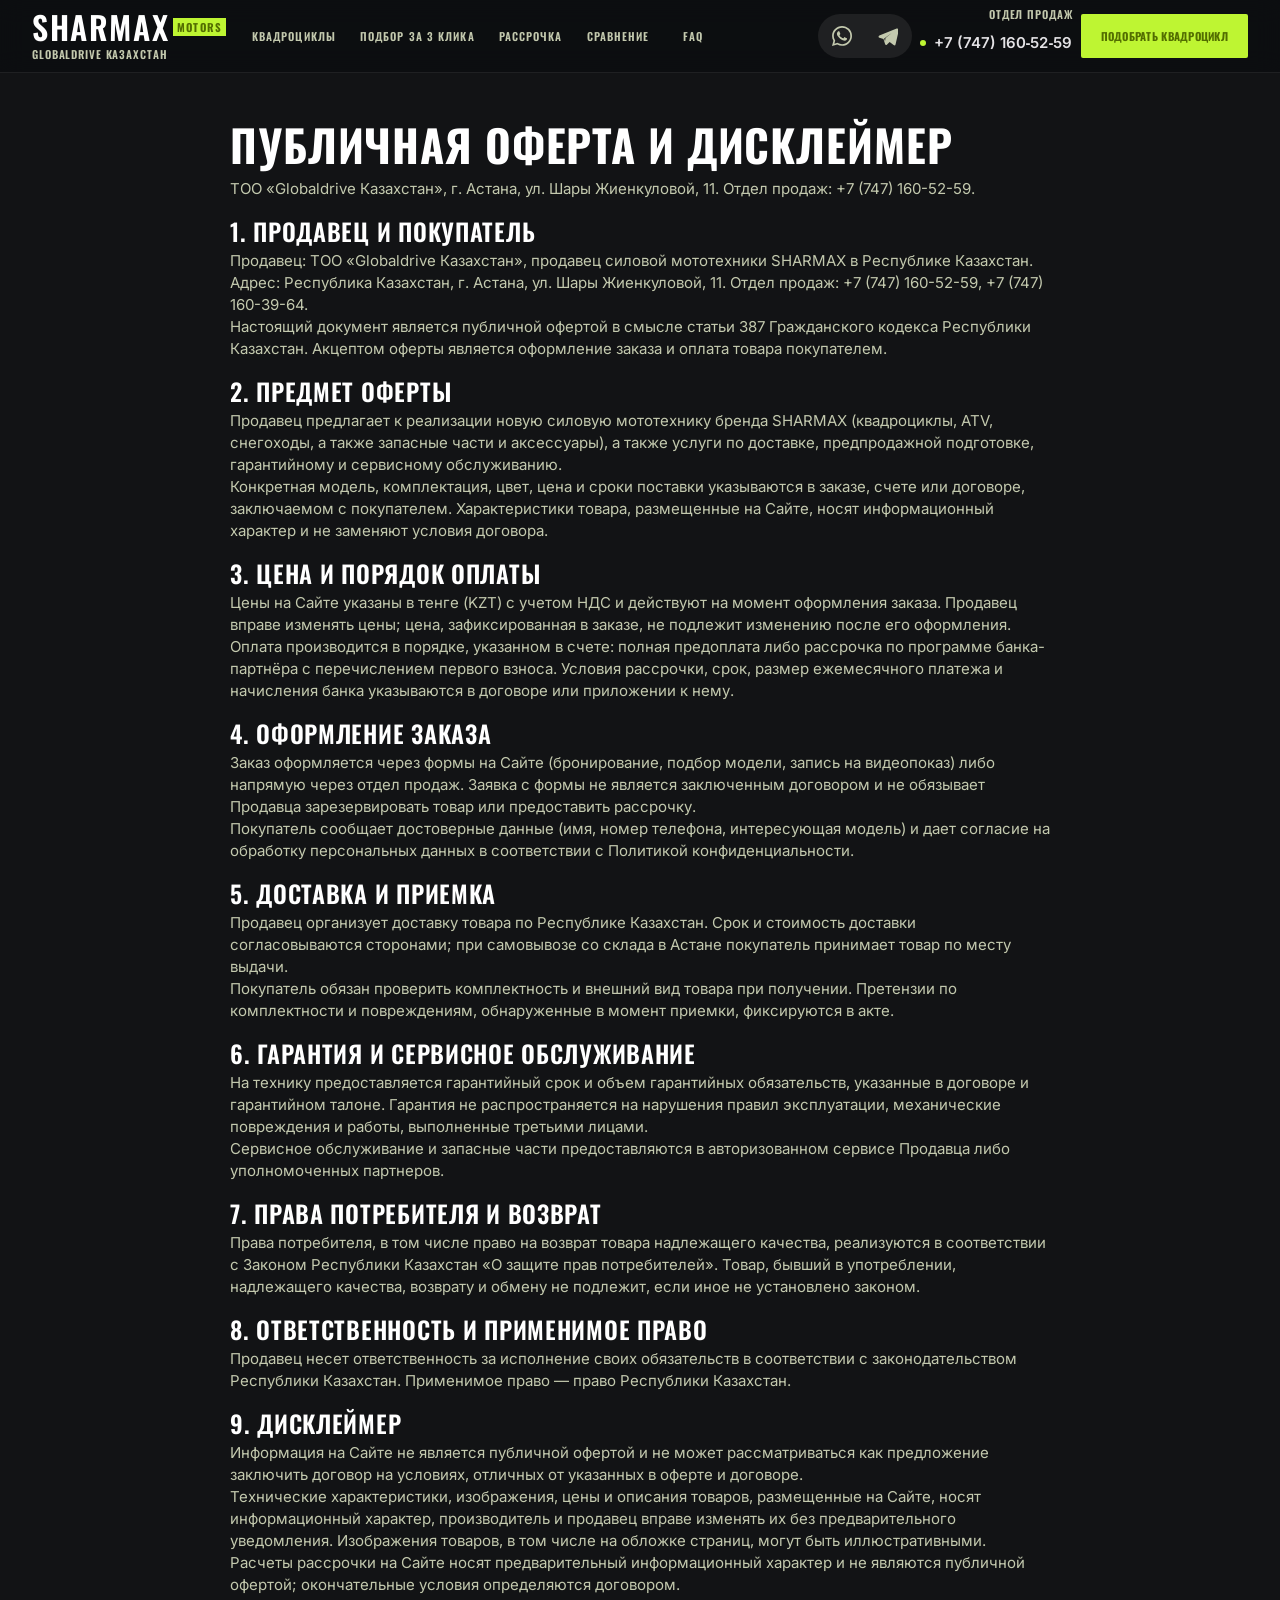
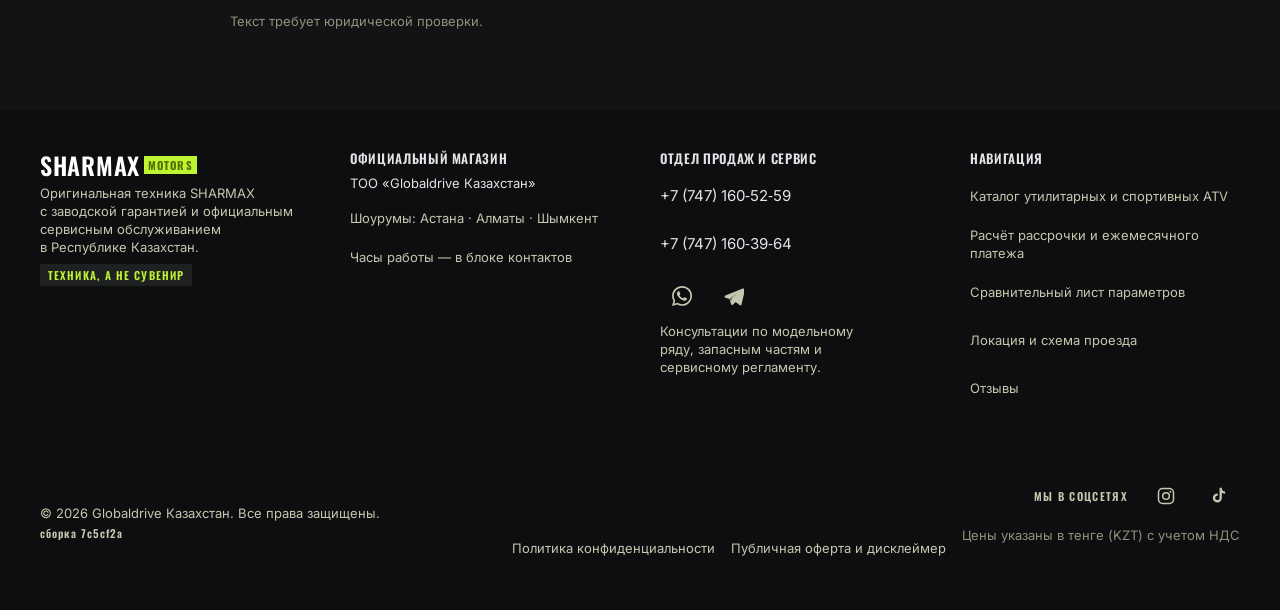
<file: offer.html>
<!DOCTYPE html><!--1ah7NnMwQVumL19SYnbKJ--><html lang="ru" class="dark"><head><meta charSet="utf-8"/><meta name="viewport" content="width=device-width, initial-scale=1"/><link rel="stylesheet" href="/_next/static/css/def27d29f26b6127.css" data-precedence="next"/><link rel="preload" as="script" fetchPriority="low" href="/_next/static/chunks/webpack-4e6bf084ac60582b.js"/><script src="/_next/static/chunks/4bd1b696-c023c6e3521b1417.js" async=""></script><script src="/_next/static/chunks/255-15b9cc804e0d9c7d.js" async=""></script><script src="/_next/static/chunks/main-app-446b6bab9e866ff3.js" async=""></script><script src="/_next/static/chunks/124-5ff957d4570f3a0f.js" async=""></script><script src="/_next/static/chunks/app/layout-a2063cd4c05794a1.js" async=""></script><script src="/_next/static/chunks/110-39bf44dd4f28a2ec.js" async=""></script><script src="/_next/static/chunks/app/offer/page-d299d04a8d9844bb.js" async=""></script><link rel="preload" href="/fonts/material-symbols-outlined.woff2" as="font" type="font/woff2" crossorigin="anonymous"/><link rel="preload" href="/fonts/inter-400-cyrillic.woff2" as="font" type="font/woff2" crossorigin="anonymous"/><link rel="preload" href="/fonts/inter-400-latin.woff2" as="font" type="font/woff2" crossorigin="anonymous"/><link rel="preload" href="/fonts/inter-700-cyrillic.woff2" as="font" type="font/woff2" crossorigin="anonymous"/><link rel="preload" href="/fonts/oswald-500-cyrillic.woff2" as="font" type="font/woff2" crossorigin="anonymous"/><link rel="preload" href="/fonts/oswald-500-latin.woff2" as="font" type="font/woff2" crossorigin="anonymous"/><title>Публичная оферта | SHARMAX Казахстан</title><meta name="description" content="Публичная оферта и дисклеймер ТОО «Globaldrive Казахстан» на продажу силовой мототехники SHARMAX в Республике Казахстан."/><link rel="canonical" href="https://globaldrive.kz"/><meta property="og:title" content="Квадроциклы SHARMAX: Астана, Алматы, Шымкент — Globaldrive"/><meta property="og:description" content="Адреса, часы и телефоны трёх филиалов Globaldrive: Астана, Алматы, Шымкент. Квадроциклы SHARMAX от 399 900 ₸, рассрочка от 36 658 ₸/мес."/><meta property="og:url" content="https://globaldrive.kz"/><meta property="og:site_name" content="SHARMAX Motors — Globaldrive Казахстан"/><meta property="og:locale" content="ru_KZ"/><meta property="og:image" content="https://globaldrive.kz/og-sharmax.jpg"/><meta property="og:image:width" content="1200"/><meta property="og:image:height" content="630"/><meta property="og:image:alt" content="SHARMAX — квадроциклы в Казахстане, от 399 900 ₸, магазин SHARMAX"/><meta property="og:type" content="website"/><meta name="twitter:card" content="summary_large_image"/><meta name="twitter:title" content="Квадроциклы SHARMAX: Астана, Алматы, Шымкент — Globaldrive"/><meta name="twitter:description" content="Адреса, часы и телефоны трёх филиалов Globaldrive: Астана, Алматы, Шымкент. Квадроциклы SHARMAX от 399 900 ₸, рассрочка от 36 658 ₸/мес."/><meta name="twitter:image" content="https://globaldrive.kz/og-sharmax.jpg"/><link rel="icon" href="/favicon.ico" type="image/x-icon" sizes="16x16"/><script src="/_next/static/chunks/polyfills-42372ed130431b0a.js" noModule=""></script></head><body class="bg-surface text-on-surface font-body-md text-body-md antialiased selection:bg-primary-container selection:text-on-primary-container"><div hidden=""><!--$--><!--/$--></div><noscript><iframe src="https://www.googletagmanager.com/ns.html?id=GTM-5HN8VGMJ" height="0" width="0" style="display:none;visibility:hidden" title="Google Tag Manager"></iframe></noscript><header class="fixed top-0 left-0 w-full z-50 bg-surface-container-lowest/95 backdrop-blur-md border-b border-surface-container" id="top"><div class="w-full max-w-[1440px] mx-auto px-margin-mobile md:px-margin xl:px-8 2xl:px-margin"><div class="h-16 lg:h-[72px] flex items-center justify-between gap-3 md:gap-4"><div class="flex items-center gap-6 min-w-0"><a class="flex flex-col justify-center group shrink-0 min-h-11" data-hdr="logo" data-path="main-showcase" href="#top"><div class="flex items-center gap-space-xs"><span class="font-headline-md text-headline-md tracking-wider uppercase text-primary leading-none">SHARMAX</span><span class="hidden min-[400px]:inline-block font-label-sm text-label-sm uppercase bg-primary-container text-on-primary-container px-1 py-0.5 rounded-none font-bold whitespace-nowrap">MOTORS</span></div><span class="hidden xl:block font-label-sm text-label-sm text-on-surface-variant uppercase tracking-[0.08em] mt-1 whitespace-nowrap">Globaldrive Казахстан</span></a><nav class="hidden xl:flex items-center gap-5 min-w-0" data-hdr="nav" data-active-classes="text-primary-container font-semibold"><a class="relative inline-block font-label-sm text-label-sm uppercase text-on-surface-variant hover:text-on-surface transition-colors py-[15px] px-0.5 whitespace-nowrap after:absolute after:left-0 after:right-0 after:-bottom-0.5 after:h-[2px] after:bg-primary-container after:scale-x-0 after:origin-left after:transition-transform hover:after:scale-x-100" data-path="quad-catalog" href="#models">Квадроциклы</a><a class="relative inline-block font-label-sm text-label-sm uppercase text-on-surface-variant hover:text-on-surface transition-colors py-[15px] px-0.5 whitespace-nowrap after:absolute after:left-0 after:right-0 after:-bottom-0.5 after:h-[2px] after:bg-primary-container after:scale-x-0 after:origin-left after:transition-transform hover:after:scale-x-100" data-path="quick-selector" href="#selector">Подбор за 3 клика</a><a class="relative inline-block font-label-sm text-label-sm uppercase text-on-surface-variant hover:text-on-surface transition-colors py-[15px] px-0.5 whitespace-nowrap after:absolute after:left-0 after:right-0 after:-bottom-0.5 after:h-[2px] after:bg-primary-container after:scale-x-0 after:origin-left after:transition-transform hover:after:scale-x-100" data-path="credit-installment" href="#calc">Рассрочка</a><a class="relative inline-block font-label-sm text-label-sm uppercase text-on-surface-variant hover:text-on-surface transition-colors py-[15px] px-0.5 whitespace-nowrap after:absolute after:left-0 after:right-0 after:-bottom-0.5 after:h-[2px] after:bg-primary-container after:scale-x-0 after:origin-left after:transition-transform hover:after:scale-x-100" data-path="technical-compare" href="#compare">Сравнение</a><a class="relative inline-block font-label-sm text-label-sm uppercase text-on-surface-variant hover:text-on-surface transition-colors py-[15px] px-0.5 whitespace-nowrap after:absolute after:left-0 after:right-0 after:-bottom-0.5 after:h-[2px] after:bg-primary-container after:scale-x-0 after:origin-left after:transition-transform hover:after:scale-x-100 hidden min-[1440px]:inline" data-path="video-consultation" href="#video-demo">Видеоконсультация</a><a class="relative inline-block font-label-sm text-label-sm uppercase text-on-surface-variant hover:text-on-surface transition-colors py-[15px] px-0.5 whitespace-nowrap after:absolute after:left-0 after:right-0 after:-bottom-0.5 after:h-[2px] after:bg-primary-container after:scale-x-0 after:origin-left after:transition-transform hover:after:scale-x-100 min-w-11 px-2 inline-flex items-center justify-center" data-path="faq-knowledgebase" href="#faq">FAQ</a></nav></div><div class="flex items-center gap-2 shrink-0"><div class="flex items-center gap-0.5 px-0.5 h-11 rounded-full bg-surface-container" data-hdr="socials"><a aria-label="WhatsApp" class="w-11 h-11 shrink-0 flex items-center justify-center rounded-full hover:bg-surface-container-high transition-colors" href="https://wa.me/77471603964" rel="noopener noreferrer" target="_blank" title="WhatsApp"><svg aria-hidden="true" class="w-5 h-5 text-on-surface-variant hover:text-primary-container transition-colors" fill="currentColor" focusable="false" height="24" viewBox="0 0 24 24" width="24" xmlns="http://www.w3.org/2000/svg"><path d="M17.472 14.382c-.297-.149-1.758-.867-2.03-.967-.273-.099-.471-.148-.67.15-.197.297-.767.966-.966 1.164-.198.199-.396.223-.693.075-.297-.149-1.255-.463-2.39-1.475-.883-.788-1.48-1.761-1.653-2.059-.173-.297-.018-.458.13-.606.134-.133.297-.347.446-.52.149-.174.198-.298.298-.497.099-.198.05-.371-.05-.52-.099-.148-.669-1.611-.916-2.206-.242-.579-.487-.5-.669-.51-.173-.008-.371-.01-.57-.01-.198 0-.52.074-.792.372-.272.297-1.04 1.016-1.04 2.479 0 1.462 1.065 2.875 1.213 3.073.149.198 2.096 3.2 5.077 4.487.709.306 1.262.489 1.694.625.712.227 1.36.195 1.872.118.571-.085 1.758-.719 2.006-1.413.248-.694.248-1.289.173-1.413-.074-.124-.272-.198-.57-.347z"></path><path d="M20.52 3.449C18.24 1.245 15.24 0 12.045 0 5.463 0 .104 5.334.101 11.892c0 2.096.549 4.14 1.595 5.945L0 24l6.335-1.652a12.03 12.03 0 0 0 5.71 1.447h.006c6.585 0 11.946-5.336 11.949-11.896 0-3.176-1.24-6.165-3.48-8.45zM12.05 21.785h-.004a9.94 9.94 0 0 1-5.058-1.38l-.363-.214-3.759.98 1.006-3.648-.236-.377a9.86 9.86 0 0 1-1.516-5.254c.002-5.45 4.463-9.884 9.933-9.884 2.653 0 5.146 1.032 7.023 2.902a9.82 9.82 0 0 1 2.905 6.99c-.003 5.45-4.464 9.885-9.93 9.885z"></path></svg></a><a aria-label="Telegram" class="w-11 h-11 shrink-0 flex items-center justify-center rounded-full hover:bg-surface-container-high transition-colors" href="https://t.me/+77471603964" rel="noopener noreferrer" target="_blank" title="Telegram"><svg aria-hidden="true" class="w-5 h-5 text-on-surface-variant hover:text-primary-container transition-colors" fill="currentColor" focusable="false" height="24" viewBox="0 0 24 24" width="24" xmlns="http://www.w3.org/2000/svg"><path d="M23.956 3.29a1.5 1.5 0 0 0-1.53-.238L1.63 11.36a1.5 1.5 0 0 0 .096 2.815l4.86 1.313 1.86 6.02a1.5 1.5 0 0 0 2.45.63l3.09-2.86 4.75 3.5a1.5 1.5 0 0 0 2.36-.9l3.98-17.19a1.5 1.5 0 0 0-.12-1.398zM9.03 14.51l-.62 3.77-1.02-3.3 9.02-6.66-7.38 6.19z"></path></svg></a></div><div class="hidden xl:flex flex-col items-end justify-center" data-hdr="phone"><span class="font-label-sm text-label-sm uppercase tracking-[0.08em] text-on-surface-variant whitespace-nowrap">Отдел продаж</span><a class="flex items-center gap-2 min-h-[44px] font-body-md text-body-md font-semibold text-on-surface hover:text-primary-container transition-colors whitespace-nowrap" href="tel:+77471605259"><span class="w-1.5 h-1.5 rounded-full bg-primary-container shrink-0"></span>+7 (747) 160‑52‑59</a></div><a class="hidden lg:flex h-11 px-5 rounded-[2px] bg-primary-container text-on-primary-container font-label-sm text-label-sm uppercase tracking-wide items-center justify-center hover:bg-primary-fixed-dim transition-colors font-bold whitespace-nowrap shrink-0" data-hdr="cta" data-path="quick-selector" href="#selector">Подобрать квадроцикл</a><button aria-controls="mobile-menu" aria-expanded="false" aria-label="Открыть меню" class="xl:hidden w-11 h-11 flex items-center justify-center rounded-lg bg-surface-container text-on-surface hover:bg-surface-container-high transition-colors shrink-0" type="button"><span class="material-symbols-outlined text-[24px]">menu</span></button></div></div></div></header><main class="w-full pt-20 bg-surface min-h-[calc(100vh-80px)]"><article class="w-full max-w-[900px] mx-auto px-margin-mobile md:px-margin py-space-xl"><h1 class="font-headline-lg text-headline-lg-mobile md:text-headline-lg uppercase text-primary tracking-tight">Публичная оферта и дисклеймер</h1><p class="font-body-md text-body-md text-on-surface-variant mt-2 mb-space-md">ТОО «Globaldrive Казахстан», г. Астана, ул. Шары Жиенкуловой, 11. Отдел продаж: +7 (747) 160-52-59.</p><section class="mb-space-md"><h2 class="font-headline-sm text-headline-sm uppercase text-primary mb-1">1. Продавец и покупатель</h2><p class="font-body-md text-body-md text-on-surface-variant">Продавец: ТОО «Globaldrive Казахстан», продавец силовой мототехники SHARMAX в Республике Казахстан. Адрес: Республика Казахстан, г. Астана, ул. Шары Жиенкуловой, 11. Отдел продаж: +7 (747) 160-52-59, +7 (747) 160-39-64.</p><p class="font-body-md text-body-md text-on-surface-variant">Настоящий документ является публичной офертой в смысле статьи 387 Гражданского кодекса Республики Казахстан. Акцептом оферты является оформление заказа и оплата товара покупателем.</p></section><section class="mb-space-md"><h2 class="font-headline-sm text-headline-sm uppercase text-primary mb-1">2. Предмет оферты</h2><p class="font-body-md text-body-md text-on-surface-variant">Продавец предлагает к реализации новую силовую мототехнику бренда SHARMAX (квадроциклы, ATV, снегоходы, а также запасные части и аксессуары), а также услуги по доставке, предпродажной подготовке, гарантийному и сервисному обслуживанию.</p><p class="font-body-md text-body-md text-on-surface-variant">Конкретная модель, комплектация, цвет, цена и сроки поставки указываются в заказе, счете или договоре, заключаемом с покупателем. Характеристики товара, размещенные на Сайте, носят информационный характер и не заменяют условия договора.</p></section><section class="mb-space-md"><h2 class="font-headline-sm text-headline-sm uppercase text-primary mb-1">3. Цена и порядок оплаты</h2><p class="font-body-md text-body-md text-on-surface-variant">Цены на Сайте указаны в тенге (KZT) с учетом НДС и действуют на момент оформления заказа. Продавец вправе изменять цены; цена, зафиксированная в заказе, не подлежит изменению после его оформления.</p><p class="font-body-md text-body-md text-on-surface-variant">Оплата производится в порядке, указанном в счете: полная предоплата либо рассрочка по программе банка-партнёра с перечислением первого взноса. Условия рассрочки, срок, размер ежемесячного платежа и начисления банка указываются в договоре или приложении к нему.</p></section><section class="mb-space-md"><h2 class="font-headline-sm text-headline-sm uppercase text-primary mb-1">4. Оформление заказа</h2><p class="font-body-md text-body-md text-on-surface-variant">Заказ оформляется через формы на Сайте (бронирование, подбор модели, запись на видеопоказ) либо напрямую через отдел продаж. Заявка с формы не является заключенным договором и не обязывает Продавца зарезервировать товар или предоставить рассрочку.</p><p class="font-body-md text-body-md text-on-surface-variant">Покупатель сообщает достоверные данные (имя, номер телефона, интересующая модель) и дает согласие на обработку персональных данных в соответствии с Политикой конфиденциальности.</p></section><section class="mb-space-md"><h2 class="font-headline-sm text-headline-sm uppercase text-primary mb-1">5. Доставка и приемка</h2><p class="font-body-md text-body-md text-on-surface-variant">Продавец организует доставку товара по Республике Казахстан. Срок и стоимость доставки согласовываются сторонами; при самовывозе со склада в Астане покупатель принимает товар по месту выдачи.</p><p class="font-body-md text-body-md text-on-surface-variant">Покупатель обязан проверить комплектность и внешний вид товара при получении. Претензии по комплектности и повреждениям, обнаруженные в момент приемки, фиксируются в акте.</p></section><section class="mb-space-md"><h2 class="font-headline-sm text-headline-sm uppercase text-primary mb-1">6. Гарантия и сервисное обслуживание</h2><p class="font-body-md text-body-md text-on-surface-variant">На технику предоставляется гарантийный срок и объем гарантийных обязательств, указанные в договоре и гарантийном талоне. Гарантия не распространяется на нарушения правил эксплуатации, механические повреждения и работы, выполненные третьими лицами.</p><p class="font-body-md text-body-md text-on-surface-variant">Сервисное обслуживание и запасные части предоставляются в авторизованном сервисе Продавца либо уполномоченных партнеров.</p></section><section class="mb-space-md"><h2 class="font-headline-sm text-headline-sm uppercase text-primary mb-1">7. Права потребителя и возврат</h2><p class="font-body-md text-body-md text-on-surface-variant">Права потребителя, в том числе право на возврат товара надлежащего качества, реализуются в соответствии с Законом Республики Казахстан «О защите прав потребителей». Товар, бывший в употреблении, надлежащего качества, возврату и обмену не подлежит, если иное не установлено законом.</p></section><section class="mb-space-md"><h2 class="font-headline-sm text-headline-sm uppercase text-primary mb-1">8. Ответственность и применимое право</h2><p class="font-body-md text-body-md text-on-surface-variant">Продавец несет ответственность за исполнение своих обязательств в соответствии с законодательством Республики Казахстан. Применимое право — право Республики Казахстан.</p></section><section class="mb-space-md"><h2 class="font-headline-sm text-headline-sm uppercase text-primary mb-1">9. Дисклеймер</h2><p class="font-body-md text-body-md text-on-surface-variant">Информация на Сайте не является публичной офертой и не может рассматриваться как предложение заключить договор на условиях, отличных от указанных в оферте и договоре.</p><p class="font-body-md text-body-md text-on-surface-variant">Технические характеристики, изображения, цены и описания товаров, размещенные на Сайте, носят информационный характер, производитель и продавец вправе изменять их без предварительного уведомления. Изображения товаров, в том числе на обложке страниц, могут быть иллюстративными.</p><p class="font-body-md text-body-md text-on-surface-variant">Расчеты рассрочки на Сайте носят предварительный информационный характер и не являются публичной офертой; окончательные условия определяются договором.</p></section><p class="font-body-sm text-body-sm text-outline">Текст требует юридической проверки.</p></article></main><footer id="site-footer" class="w-full bg-surface-container-lowest text-on-surface-variant mt-space-xl"><div class="w-full max-w-[1440px] mx-auto px-margin-mobile md:px-margin py-space-xl"><div class="grid grid-cols-1 md:grid-cols-2 lg:grid-cols-4 gap-space-xl mb-space-xl"><div class="text-center md:text-left"><div class="flex items-center justify-center md:justify-start gap-space-xs mb-space-xs"><span class="font-headline-sm text-headline-sm uppercase text-primary">SHARMAX</span><span class="font-label-sm text-label-sm uppercase bg-primary-container text-on-primary-container px-1 py-0.5 rounded-none font-bold">MOTORS</span></div><p class="font-body-sm text-body-sm text-on-surface-variant max-w-xs mx-auto md:mx-0 mb-space-sm text-pretty">Оригинальная техника SHARMAX с заводской гарантией и официальным сервисным обслуживанием в Республике Казахстан.</p><div class="inline-flex items-center gap-space-xs bg-surface-container px-space-sm py-space-xs text-primary-container font-label-sm text-label-sm uppercase">Техника, а не сувенир</div></div><div class="text-center md:text-left"><div class="font-label-md text-label-md uppercase text-on-surface mb-space-sm tracking-wider">Официальный магазин</div><p class="font-body-sm text-body-sm text-on-surface mb-space-xs">ТОО «Globaldrive Казахстан»</p><p class="font-body-sm text-body-sm text-on-surface-variant mb-space-sm text-pretty"><a class="inline-flex items-center min-h-[44px] hover:text-on-surface transition-colors" data-path="dealership-contacts" href="#showroom">Шоурумы: Астана · Алматы · Шымкент</a></p><p class="font-body-sm text-body-sm text-on-surface-variant text-pretty">Часы работы — в блоке контактов</p></div><div class="text-center md:text-left"><div class="font-label-md text-label-md uppercase text-on-surface mb-space-sm tracking-wider">Отдел продаж и сервис</div><div class="space-y-space-xs"><a class="flex items-center justify-center md:justify-start min-h-[44px] font-body-md text-body-md text-on-surface hover:text-primary-container transition-colors" href="tel:+77471605259">+7 (747) 160‑52‑59</a><a class="flex items-center justify-center md:justify-start min-h-[44px] font-body-md text-body-md text-on-surface hover:text-primary-container transition-colors" href="tel:+77471603964">+7 (747) 160‑39‑64</a><div class="flex items-center justify-center md:justify-start gap-space-sm pt-space-xs"><a aria-label="Написать в WhatsApp" class="w-11 h-11 flex items-center justify-center text-on-surface-variant hover:text-primary-container transition-colors" href="https://wa.me/77471603964" rel="noopener noreferrer" target="_blank" title="WhatsApp"><svg aria-hidden="true" class="w-5 h-5" fill="currentColor" focusable="false" height="24" viewBox="0 0 24 24" width="24" xmlns="http://www.w3.org/2000/svg"><path d="M17.472 14.382c-.297-.149-1.758-.867-2.03-.967-.273-.099-.471-.148-.67.15-.197.297-.767.966-.966 1.164-.198.199-.396.223-.693.075-.297-.149-1.255-.463-2.39-1.475-.883-.788-1.48-1.761-1.653-2.059-.173-.297-.018-.458.13-.606.134-.133.297-.347.446-.52.149-.174.198-.298.298-.497.099-.198.05-.371-.05-.52-.099-.148-.669-1.611-.916-2.206-.242-.579-.487-.5-.669-.51-.173-.008-.371-.01-.57-.01-.198 0-.52.074-.792.372-.272.297-1.04 1.016-1.04 2.479 0 1.462 1.065 2.875 1.213 3.073.149.198 2.096 3.2 5.077 4.487.709.306 1.262.489 1.694.625.712.227 1.36.195 1.872.118.571-.085 1.758-.719 2.006-1.413.248-.694.248-1.289.173-1.413-.074-.124-.272-.198-.57-.347z"></path><path d="M20.52 3.449C18.24 1.245 15.24 0 12.045 0 5.463 0 .104 5.334.101 11.892c0 2.096.549 4.14 1.595 5.945L0 24l6.335-1.652a12.03 12.03 0 0 0 5.71 1.447h.006c6.585 0 11.946-5.336 11.949-11.896 0-3.176-1.24-6.165-3.48-8.45zM12.05 21.785h-.004a9.94 9.94 0 0 1-5.058-1.38l-.363-.214-3.759.98 1.006-3.648-.236-.377a9.86 9.86 0 0 1-1.516-5.254c.002-5.45 4.463-9.884 9.933-9.884 2.653 0 5.146 1.032 7.023 2.902a9.82 9.82 0 0 1 2.905 6.99c-.003 5.45-4.464 9.885-9.93 9.885z"></path></svg></a><a aria-label="Написать в Telegram" class="w-11 h-11 flex items-center justify-center text-on-surface-variant hover:text-primary-container transition-colors" href="https://t.me/+77471603964" rel="noopener noreferrer" target="_blank" title="Telegram"><svg aria-hidden="true" class="w-5 h-5" fill="currentColor" focusable="false" height="24" viewBox="0 0 24 24" width="24" xmlns="http://www.w3.org/2000/svg"><path d="M23.956 3.29a1.5 1.5 0 0 0-1.53-.238L1.63 11.36a1.5 1.5 0 0 0 .096 2.815l4.86 1.313 1.86 6.02a1.5 1.5 0 0 0 2.45.63l3.09-2.86 4.75 3.5a1.5 1.5 0 0 0 2.36-.9l3.98-17.19a1.5 1.5 0 0 0-.12-1.398zM9.03 14.51l-.62 3.77-1.02-3.3 9.02-6.66-7.38 6.19z"></path></svg></a></div><p class="font-body-sm text-body-sm text-on-surface-variant text-pretty">Консультации по модельному ряду, запасным частям и сервисному регламенту.</p></div></div><div class="text-center md:text-left"><div class="font-label-md text-label-md uppercase text-on-surface mb-space-sm tracking-wider">Навигация</div><ul class="space-y-space-xs"><li class="list-none"><a class="flex items-center justify-center md:justify-start min-h-[44px] font-body-sm text-body-sm text-on-surface-variant hover:text-on-surface transition-colors" data-path="quad-catalog" href="#models">Каталог утилитарных и спортивных ATV</a></li><li class="list-none"><a class="flex items-center justify-center md:justify-start min-h-[44px] font-body-sm text-body-sm text-on-surface-variant hover:text-on-surface transition-colors" data-path="credit-installment" href="#calc">Расчёт рассрочки и ежемесячного платежа</a></li><li class="list-none"><a class="flex items-center justify-center md:justify-start min-h-[44px] font-body-sm text-body-sm text-on-surface-variant hover:text-on-surface transition-colors" data-path="technical-compare" href="#compare">Сравнительный лист параметров</a></li><li class="list-none"><a class="flex items-center justify-center md:justify-start min-h-[44px] font-body-sm text-body-sm text-on-surface-variant hover:text-on-surface transition-colors" data-path="dealership-contacts" href="#booking-form">Локация и схема проезда</a></li><li class="list-none"><a class="flex items-center justify-center md:justify-start min-h-[44px] font-body-sm text-body-sm text-on-surface-variant hover:text-on-surface transition-colors" data-path="reviews" href="https://globaldrive.kz/feedback/" rel="noopener noreferrer" target="_blank">Отзывы</a></li></ul></div></div><div class="pt-space-lg flex flex-col md:flex-row items-center md:items-center justify-between gap-space-md text-on-surface-variant font-body-sm text-body-sm"><div class="flex flex-col items-center md:items-start gap-space-xs"><p class="text-pretty">© <!-- -->2026<!-- --> Globaldrive Казахстан. Все права защищены.</p><span aria-label="Номер сборки" class="font-label-sm text-label-sm text-on-surface-variant break-words" data-build-id="7c5cf2a">сборка <!-- -->7c5cf2a</span></div><div class="flex flex-col gap-space-sm md:items-end"><div class="flex items-center justify-center md:justify-start gap-space-md"><span class="font-label-sm text-label-sm uppercase tracking-[0.12em] text-on-surface-variant">Мы в соцсетях</span><div class="flex items-center gap-space-sm"><a aria-label="Instagram" class="w-11 h-11 flex items-center justify-center text-on-surface-variant hover:text-primary-container transition-colors" href="https://www.instagram.com/sharmax.kz/" rel="noopener noreferrer" target="_blank" title="Instagram"><svg aria-hidden="true" class="w-5 h-5" fill="none" focusable="false" height="24" stroke="currentColor" stroke-width="1.8" viewBox="0 0 24 24" width="24" xmlns="http://www.w3.org/2000/svg"><rect height="18" rx="5" width="18" x="3" y="3"></rect><circle cx="12" cy="12" r="4"></circle><circle cx="17.2" cy="6.8" fill="currentColor" r="1.2" stroke="none"></circle></svg></a><a aria-label="TikTok" class="w-11 h-11 flex items-center justify-center text-on-surface-variant hover:text-primary-container transition-colors" href="https://www.tiktok.com/@sharmax.kz" rel="noopener noreferrer" target="_blank" title="TikTok"><svg aria-hidden="true" class="w-5 h-5" fill="currentColor" focusable="false" height="24" viewBox="0 0 24 24" width="24" xmlns="http://www.w3.org/2000/svg"><path d="M16.6 2h-2.75v12.28a2.62 2.62 0 1 1-2.15-2.58V9.05a5.45 5.45 0 1 0 4.9 5.42V8.05a6.85 6.85 0 0 0 3.95 1.28V6.6A4.32 4.32 0 0 1 16.6 2Z"></path></svg></a></div></div><div class="flex flex-wrap justify-center md:justify-start gap-space-md"><a class="inline-flex items-center min-h-[44px] hover:text-on-surface transition-colors" data-path="privacy-policy" href="/privacy">Политика конфиденциальности</a><a class="inline-flex items-center min-h-[44px] hover:text-on-surface transition-colors" data-path="public-offer" href="/offer">Публичная оферта и дисклеймер</a><span class="text-outline">Цены указаны в тенге (KZT) с учетом НДС</span></div></div></div></div></footer><!--$--><!--/$--><noscript><div><img src="https://mc.yandex.ru/watch/114379811" style="position:absolute;left:-9999px" alt=""/></div></noscript><script src="/_next/static/chunks/webpack-4e6bf084ac60582b.js" id="_R_" async=""></script><script>(self.__next_f=self.__next_f||[]).push([0])</script><script>self.__next_f.push([1,"1:\"$Sreact.fragment\"\n2:I[6707,[\"124\",\"static/chunks/124-5ff957d4570f3a0f.js\",\"177\",\"static/chunks/app/layout-a2063cd4c05794a1.js\"],\"CityProvider\"]\n3:I[9766,[],\"\"]\n4:I[8924,[],\"\"]\n5:I[6261,[\"124\",\"static/chunks/124-5ff957d4570f3a0f.js\",\"177\",\"static/chunks/app/layout-a2063cd4c05794a1.js\"],\"default\"]\n6:I[1402,[\"124\",\"static/chunks/124-5ff957d4570f3a0f.js\",\"177\",\"static/chunks/app/layout-a2063cd4c05794a1.js\"],\"\"]\na:I[7150,[],\"\"]\n:HL[\"/_next/static/css/def27d29f26b6127.css\",\"style\"]\n"])</script><script>self.__next_f.push([1,"0:{\"P\":null,\"b\":\"1ah7NnMwQVumL19SYnbKJ\",\"p\":\"\",\"c\":[\"\",\"offer\"],\"i\":false,\"f\":[[[\"\",{\"children\":[\"offer\",{\"children\":[\"__PAGE__\",{}]}]},\"$undefined\",\"$undefined\",true],[\"\",[\"$\",\"$1\",\"c\",{\"children\":[[[\"$\",\"link\",\"0\",{\"rel\":\"stylesheet\",\"href\":\"/_next/static/css/def27d29f26b6127.css\",\"precedence\":\"next\",\"crossOrigin\":\"$undefined\",\"nonce\":\"$undefined\"}]],[\"$\",\"html\",null,{\"lang\":\"ru\",\"className\":\"dark\",\"children\":[[\"$\",\"head\",null,{\"children\":[[\"$\",\"link\",null,{\"rel\":\"preload\",\"href\":\"/fonts/material-symbols-outlined.woff2\",\"as\":\"font\",\"type\":\"font/woff2\",\"crossOrigin\":\"anonymous\"}],[\"$\",\"link\",null,{\"rel\":\"preload\",\"href\":\"/fonts/inter-400-cyrillic.woff2\",\"as\":\"font\",\"type\":\"font/woff2\",\"crossOrigin\":\"anonymous\"}],[\"$\",\"link\",null,{\"rel\":\"preload\",\"href\":\"/fonts/inter-400-latin.woff2\",\"as\":\"font\",\"type\":\"font/woff2\",\"crossOrigin\":\"anonymous\"}],[\"$\",\"link\",null,{\"rel\":\"preload\",\"href\":\"/fonts/inter-700-cyrillic.woff2\",\"as\":\"font\",\"type\":\"font/woff2\",\"crossOrigin\":\"anonymous\"}],[\"$\",\"link\",null,{\"rel\":\"preload\",\"href\":\"/fonts/oswald-500-cyrillic.woff2\",\"as\":\"font\",\"type\":\"font/woff2\",\"crossOrigin\":\"anonymous\"}],[\"$\",\"link\",null,{\"rel\":\"preload\",\"href\":\"/fonts/oswald-500-latin.woff2\",\"as\":\"font\",\"type\":\"font/woff2\",\"crossOrigin\":\"anonymous\"}]]}],[\"$\",\"body\",null,{\"className\":\"bg-surface text-on-surface font-body-md text-body-md antialiased selection:bg-primary-container selection:text-on-primary-container\",\"children\":[[\"$\",\"noscript\",null,{\"children\":[\"$\",\"iframe\",null,{\"src\":\"https://www.googletagmanager.com/ns.html?id=GTM-5HN8VGMJ\",\"height\":\"0\",\"width\":\"0\",\"style\":{\"display\":\"none\",\"visibility\":\"hidden\"},\"title\":\"Google Tag Manager\"}]}],[\"$\",\"$L2\",null,{\"children\":[[\"$\",\"$L3\",null,{\"parallelRouterKey\":\"children\",\"error\":\"$undefined\",\"errorStyles\":\"$undefined\",\"errorScripts\":\"$undefined\",\"template\":[\"$\",\"$L4\",null,{}],\"templateStyles\":\"$undefined\",\"templateScripts\":\"$undefined\",\"notFound\":[[[\"$\",\"title\",null,{\"children\":\"404: This page could not be found.\"}],[\"$\",\"div\",null,{\"style\":{\"fontFamily\":\"system-ui,\\\"Segoe UI\\\",Roboto,Helvetica,Arial,sans-serif,\\\"Apple Color Emoji\\\",\\\"Segoe UI Emoji\\\"\",\"height\":\"100vh\",\"textAlign\":\"center\",\"display\":\"flex\",\"flexDirection\":\"column\",\"alignItems\":\"center\",\"justifyContent\":\"center\"},\"children\":[\"$\",\"div\",null,{\"children\":[[\"$\",\"style\",null,{\"dangerouslySetInnerHTML\":{\"__html\":\"body{color:#000;background:#fff;margin:0}.next-error-h1{border-right:1px solid rgba(0,0,0,.3)}@media (prefers-color-scheme:dark){body{color:#fff;background:#000}.next-error-h1{border-right:1px solid rgba(255,255,255,.3)}}\"}}],[\"$\",\"h1\",null,{\"className\":\"next-error-h1\",\"style\":{\"display\":\"inline-block\",\"margin\":\"0 20px 0 0\",\"padding\":\"0 23px 0 0\",\"fontSize\":24,\"fontWeight\":500,\"verticalAlign\":\"top\",\"lineHeight\":\"49px\"},\"children\":404}],[\"$\",\"div\",null,{\"style\":{\"display\":\"inline-block\"},\"children\":[\"$\",\"h2\",null,{\"style\":{\"fontSize\":14,\"fontWeight\":400,\"lineHeight\":\"49px\",\"margin\":0},\"children\":\"This page could not be found.\"}]}]]}]}]],[]],\"forbidden\":\"$undefined\",\"unauthorized\":\"$undefined\"}],[\"$\",\"$L5\",null,{}]]}],[\"$\",\"$L6\",null,{\"id\":\"google-tag-manager\",\"strategy\":\"afterInteractive\",\"children\":\"\\n(function(w,d,s,l,i){w[l]=w[l]||[];w[l].push({'gtm.start':\\nnew Date().getTime(),event:'gtm.js'});var f=d.getElementsByTagName(s)[0],\\nj=d.createElement(s),dl=l!='dataLayer'?'\u0026l='+l:'';j.async=true;j.src=\\n'https://www.googletagmanager.com/gtm.js?id='+i+dl;f.parentNode.insertBefore(j,f);\\n})(window,document,'script','dataLayer','GTM-5HN8VGMJ');\\n        \"}],[[\"$\",\"$L6\",null,{\"id\":\"yandex-metrika\",\"strategy\":\"afterInteractive\",\"children\":\"\\n(function(m,e,t,r,i,k,a){m[i]=m[i]||function(){(m[i].a=m[i].a||[]).push(arguments)};\\nm[i].l=1*new Date();\\nfor (var j = 0; j \u003c document.scripts.length; j++) {if (document.scripts[j].src === r) { return; }}\\nk=e.createElement(t),a=e.getElementsByTagName(t)[0],k.async=1,k.src=r,a.parentNode.insertBefore(k,a)})\\n(window, document, \\\"script\\\", \\\"https://mc.yandex.ru/metrika/tag.js\\\", \\\"ym\\\");\\n\\nym(114379811, \\\"init\\\", {\\n  webvisor: true,\\n  clickmap: true,\\n  accurateTrackBounce: true,\\n  trackLinks: true,\\n  referrer: document.referrer,\\n  url: location.href\\n});\\n        \"}],[\"$\",\"noscript\",null,{\"children\":[\"$\",\"div\",null,{\"children\":[\"$\",\"img\",null,{\"src\":\"https://mc.yandex.ru/watch/114379811\",\"style\":{\"position\":\"absolute\",\"left\":\"-9999px\"},\"alt\":\"\"}]}]}]]]}]]}]]}],{\"children\":[\"offer\",\"$L7\",{\"children\":[\"__PAGE__\",\"$L8\",{},null,false]},null,false]},null,false],\"$L9\",false]],\"m\":\"$undefined\",\"G\":[\"$a\",[]],\"s\":false,\"S\":true}\n"])</script><script>self.__next_f.push([1,"b:I[110,[\"110\",\"static/chunks/110-39bf44dd4f28a2ec.js\",\"579\",\"static/chunks/app/offer/page-d299d04a8d9844bb.js\"],\"default\"]\n15:I[4431,[],\"ViewportBoundary\"]\n17:I[4431,[],\"MetadataBoundary\"]\n18:\"$Sreact.suspense\"\n7:[\"$\",\"$1\",\"c\",{\"children\":[null,[\"$\",\"$L3\",null,{\"parallelRouterKey\":\"children\",\"error\":\"$undefined\",\"errorStyles\":\"$undefined\",\"errorScripts\":\"$undefined\",\"template\":[\"$\",\"$L4\",null,{}],\"templateStyles\":\"$undefined\",\"templateScripts\":\"$undefined\",\"notFound\":\"$undefined\",\"forbidden\":\"$undefined\",\"unauthorized\":\"$undefined\"}]]}]\n"])</script><script>self.__next_f.push([1,"8:[\"$\",\"$1\",\"c\",{\"children\":[[[\"$\",\"$Lb\",null,{}],[\"$\",\"main\",null,{\"className\":\"w-full pt-20 bg-surface min-h-[calc(100vh-80px)]\",\"children\":[\"$\",\"article\",null,{\"className\":\"w-full max-w-[900px] mx-auto px-margin-mobile md:px-margin py-space-xl\",\"children\":[[\"$\",\"h1\",null,{\"className\":\"font-headline-lg text-headline-lg-mobile md:text-headline-lg uppercase text-primary tracking-tight\",\"children\":\"Публичная оферта и дисклеймер\"}],[\"$\",\"p\",null,{\"className\":\"font-body-md text-body-md text-on-surface-variant mt-2 mb-space-md\",\"children\":\"ТОО «Globaldrive Казахстан», г. Астана, ул. Шары Жиенкуловой, 11. Отдел продаж: +7 (747) 160-52-59.\"}],[[\"$\",\"section\",\"1. Продавец и покупатель\",{\"className\":\"mb-space-md\",\"children\":[[\"$\",\"h2\",null,{\"className\":\"font-headline-sm text-headline-sm uppercase text-primary mb-1\",\"children\":\"1. Продавец и покупатель\"}],[[\"$\",\"p\",\"Продавец: ТОО «Globaldri\",{\"className\":\"font-body-md text-body-md text-on-surface-variant\",\"children\":\"Продавец: ТОО «Globaldrive Казахстан», продавец силовой мототехники SHARMAX в Республике Казахстан. Адрес: Республика Казахстан, г. Астана, ул. Шары Жиенкуловой, 11. Отдел продаж: +7 (747) 160-52-59, +7 (747) 160-39-64.\"}],[\"$\",\"p\",\"Настоящий документ являе\",{\"className\":\"font-body-md text-body-md text-on-surface-variant\",\"children\":\"Настоящий документ является публичной офертой в смысле статьи 387 Гражданского кодекса Республики Казахстан. Акцептом оферты является оформление заказа и оплата товара покупателем.\"}]]]}],[\"$\",\"section\",\"2. Предмет оферты\",{\"className\":\"mb-space-md\",\"children\":[[\"$\",\"h2\",null,{\"className\":\"font-headline-sm text-headline-sm uppercase text-primary mb-1\",\"children\":\"2. Предмет оферты\"}],[[\"$\",\"p\",\"Продавец предлагает к ре\",{\"className\":\"font-body-md text-body-md text-on-surface-variant\",\"children\":\"Продавец предлагает к реализации новую силовую мототехнику бренда SHARMAX (квадроциклы, ATV, снегоходы, а также запасные части и аксессуары), а также услуги по доставке, предпродажной подготовке, гарантийному и сервисному обслуживанию.\"}],[\"$\",\"p\",\"Конкретная модель, компл\",{\"className\":\"font-body-md text-body-md text-on-surface-variant\",\"children\":\"Конкретная модель, комплектация, цвет, цена и сроки поставки указываются в заказе, счете или договоре, заключаемом с покупателем. Характеристики товара, размещенные на Сайте, носят информационный характер и не заменяют условия договора.\"}]]]}],[\"$\",\"section\",\"3. Цена и порядок оплаты\",{\"className\":\"mb-space-md\",\"children\":[[\"$\",\"h2\",null,{\"className\":\"font-headline-sm text-headline-sm uppercase text-primary mb-1\",\"children\":\"3. Цена и порядок оплаты\"}],[[\"$\",\"p\",\"Цены на Сайте указаны в \",{\"className\":\"font-body-md text-body-md text-on-surface-variant\",\"children\":\"Цены на Сайте указаны в тенге (KZT) с учетом НДС и действуют на момент оформления заказа. Продавец вправе изменять цены; цена, зафиксированная в заказе, не подлежит изменению после его оформления.\"}],[\"$\",\"p\",\"Оплата производится в по\",{\"className\":\"font-body-md text-body-md text-on-surface-variant\",\"children\":\"Оплата производится в порядке, указанном в счете: полная предоплата либо рассрочка по программе банка-партнёра с перечислением первого взноса. Условия рассрочки, срок, размер ежемесячного платежа и начисления банка указываются в договоре или приложении к нему.\"}]]]}],[\"$\",\"section\",\"4. Оформление заказа\",{\"className\":\"mb-space-md\",\"children\":[[\"$\",\"h2\",null,{\"className\":\"font-headline-sm text-headline-sm uppercase text-primary mb-1\",\"children\":\"4. Оформление заказа\"}],[[\"$\",\"p\",\"Заказ оформляется через \",{\"className\":\"font-body-md text-body-md text-on-surface-variant\",\"children\":\"Заказ оформляется через формы на Сайте (бронирование, подбор модели, запись на видеопоказ) либо напрямую через отдел продаж. Заявка с формы не является заключенным договором и не обязывает Продавца зарезервировать товар или предоставить рассрочку.\"}],\"$Lc\"]]}],\"$Ld\",\"$Le\",\"$Lf\",\"$L10\",\"$L11\"],\"$L12\"]}]}],\"$L13\"],null,\"$L14\"]}]\n"])</script><script>self.__next_f.push([1,"9:[\"$\",\"$1\",\"h\",{\"children\":[null,[[\"$\",\"$L15\",null,{\"children\":\"$L16\"}],null],[\"$\",\"$L17\",null,{\"children\":[\"$\",\"div\",null,{\"hidden\":true,\"children\":[\"$\",\"$18\",null,{\"fallback\":null,\"children\":\"$L19\"}]}]}]]}]\n"])</script><script>self.__next_f.push([1,"1a:I[4352,[\"110\",\"static/chunks/110-39bf44dd4f28a2ec.js\",\"579\",\"static/chunks/app/offer/page-d299d04a8d9844bb.js\"],\"WhatsAppIcon\"]\n1b:I[4352,[\"110\",\"static/chunks/110-39bf44dd4f28a2ec.js\",\"579\",\"static/chunks/app/offer/page-d299d04a8d9844bb.js\"],\"TelegramIcon\"]\n1f:I[4431,[],\"OutletBoundary\"]\n21:I[5278,[],\"AsyncMetadataOutlet\"]\nc:[\"$\",\"p\",\"Покупатель сообщает дост\",{\"className\":\"font-body-md text-body-md text-on-surface-variant\",\"children\":\"Покупатель сообщает достоверные данные (имя, номер телефона, интересующая модель) и дает согласие на обработку персональных данных в соответствии с Политикой конфиденциальности.\"}]\n"])</script><script>self.__next_f.push([1,"d:[\"$\",\"section\",\"5. Доставка и приемка\",{\"className\":\"mb-space-md\",\"children\":[[\"$\",\"h2\",null,{\"className\":\"font-headline-sm text-headline-sm uppercase text-primary mb-1\",\"children\":\"5. Доставка и приемка\"}],[[\"$\",\"p\",\"Продавец организует дост\",{\"className\":\"font-body-md text-body-md text-on-surface-variant\",\"children\":\"Продавец организует доставку товара по Республике Казахстан. Срок и стоимость доставки согласовываются сторонами; при самовывозе со склада в Астане покупатель принимает товар по месту выдачи.\"}],[\"$\",\"p\",\"Покупатель обязан провер\",{\"className\":\"font-body-md text-body-md text-on-surface-variant\",\"children\":\"Покупатель обязан проверить комплектность и внешний вид товара при получении. Претензии по комплектности и повреждениям, обнаруженные в момент приемки, фиксируются в акте.\"}]]]}]\n"])</script><script>self.__next_f.push([1,"e:[\"$\",\"section\",\"6. Гарантия и сервисное обслуживание\",{\"className\":\"mb-space-md\",\"children\":[[\"$\",\"h2\",null,{\"className\":\"font-headline-sm text-headline-sm uppercase text-primary mb-1\",\"children\":\"6. Гарантия и сервисное обслуживание\"}],[[\"$\",\"p\",\"На технику предоставляет\",{\"className\":\"font-body-md text-body-md text-on-surface-variant\",\"children\":\"На технику предоставляется гарантийный срок и объем гарантийных обязательств, указанные в договоре и гарантийном талоне. Гарантия не распространяется на нарушения правил эксплуатации, механические повреждения и работы, выполненные третьими лицами.\"}],[\"$\",\"p\",\"Сервисное обслуживание и\",{\"className\":\"font-body-md text-body-md text-on-surface-variant\",\"children\":\"Сервисное обслуживание и запасные части предоставляются в авторизованном сервисе Продавца либо уполномоченных партнеров.\"}]]]}]\n"])</script><script>self.__next_f.push([1,"f:[\"$\",\"section\",\"7. Права потребителя и возврат\",{\"className\":\"mb-space-md\",\"children\":[[\"$\",\"h2\",null,{\"className\":\"font-headline-sm text-headline-sm uppercase text-primary mb-1\",\"children\":\"7. Права потребителя и возврат\"}],[[\"$\",\"p\",\"Права потребителя, в том\",{\"className\":\"font-body-md text-body-md text-on-surface-variant\",\"children\":\"Права потребителя, в том числе право на возврат товара надлежащего качества, реализуются в соответствии с Законом Республики Казахстан «О защите прав потребителей». Товар, бывший в употреблении, надлежащего качества, возврату и обмену не подлежит, если иное не установлено законом.\"}]]]}]\n10:[\"$\",\"section\",\"8. Ответственность и применимое право\",{\"className\":\"mb-space-md\",\"children\":[[\"$\",\"h2\",null,{\"className\":\"font-headline-sm text-headline-sm uppercase text-primary mb-1\",\"children\":\"8. Ответственность и применимое право\"}],[[\"$\",\"p\",\"Продавец несет ответстве\",{\"className\":\"font-body-md text-body-md text-on-surface-variant\",\"children\":\"Продавец несет ответственность за исполнение своих обязательств в соответствии с законодательством Республики Казахстан. Применимое право — право Республики Казахстан.\"}]]]}]\n"])</script><script>self.__next_f.push([1,"11:[\"$\",\"section\",\"9. Дисклеймер\",{\"className\":\"mb-space-md\",\"children\":[[\"$\",\"h2\",null,{\"className\":\"font-headline-sm text-headline-sm uppercase text-primary mb-1\",\"children\":\"9. Дисклеймер\"}],[[\"$\",\"p\",\"Информация на Сайте не я\",{\"className\":\"font-body-md text-body-md text-on-surface-variant\",\"children\":\"Информация на Сайте не является публичной офертой и не может рассматриваться как предложение заключить договор на условиях, отличных от указанных в оферте и договоре.\"}],[\"$\",\"p\",\"Технические характеристи\",{\"className\":\"font-body-md text-body-md text-on-surface-variant\",\"children\":\"Технические характеристики, изображения, цены и описания товаров, размещенные на Сайте, носят информационный характер, производитель и продавец вправе изменять их без предварительного уведомления. Изображения товаров, в том числе на обложке страниц, могут быть иллюстративными.\"}],[\"$\",\"p\",\"Расчеты рассрочки на Сай\",{\"className\":\"font-body-md text-body-md text-on-surface-variant\",\"children\":\"Расчеты рассрочки на Сайте носят предварительный информационный характер и не являются публичной офертой; окончательные условия определяются договором.\"}]]]}]\n"])</script><script>self.__next_f.push([1,"12:[\"$\",\"p\",null,{\"className\":\"font-body-sm text-body-sm text-outline\",\"children\":\"Текст требует юридической проверки.\"}]\n"])</script><script>self.__next_f.push([1,"13:[\"$\",\"footer\",null,{\"id\":\"site-footer\",\"className\":\"w-full bg-surface-container-lowest text-on-surface-variant mt-space-xl\",\"children\":[\"$\",\"div\",null,{\"className\":\"w-full max-w-[1440px] mx-auto px-margin-mobile md:px-margin py-space-xl\",\"children\":[[\"$\",\"div\",null,{\"className\":\"grid grid-cols-1 md:grid-cols-2 lg:grid-cols-4 gap-space-xl mb-space-xl\",\"children\":[[\"$\",\"div\",null,{\"className\":\"text-center md:text-left\",\"children\":[[\"$\",\"div\",null,{\"className\":\"flex items-center justify-center md:justify-start gap-space-xs mb-space-xs\",\"children\":[[\"$\",\"span\",null,{\"className\":\"font-headline-sm text-headline-sm uppercase text-primary\",\"children\":\"SHARMAX\"}],[\"$\",\"span\",null,{\"className\":\"font-label-sm text-label-sm uppercase bg-primary-container text-on-primary-container px-1 py-0.5 rounded-none font-bold\",\"children\":\"MOTORS\"}]]}],[\"$\",\"p\",null,{\"className\":\"font-body-sm text-body-sm text-on-surface-variant max-w-xs mx-auto md:mx-0 mb-space-sm text-pretty\",\"children\":\"Оригинальная техника SHARMAX с заводской гарантией и официальным сервисным обслуживанием в Республике Казахстан.\"}],[\"$\",\"div\",null,{\"className\":\"inline-flex items-center gap-space-xs bg-surface-container px-space-sm py-space-xs text-primary-container font-label-sm text-label-sm uppercase\",\"children\":\"Техника, а не сувенир\"}]]}],[\"$\",\"div\",null,{\"className\":\"text-center md:text-left\",\"children\":[[\"$\",\"div\",null,{\"className\":\"font-label-md text-label-md uppercase text-on-surface mb-space-sm tracking-wider\",\"children\":\"Официальный магазин\"}],[\"$\",\"p\",null,{\"className\":\"font-body-sm text-body-sm text-on-surface mb-space-xs\",\"children\":\"ТОО «Globaldrive Казахстан»\"}],[\"$\",\"p\",null,{\"className\":\"font-body-sm text-body-sm text-on-surface-variant mb-space-sm text-pretty\",\"children\":[\"$\",\"a\",null,{\"className\":\"inline-flex items-center min-h-[44px] hover:text-on-surface transition-colors\",\"data-path\":\"dealership-contacts\",\"href\":\"#showroom\",\"children\":\"Шоурумы: Астана · Алматы · Шымкент\"}]}],[\"$\",\"p\",null,{\"className\":\"font-body-sm text-body-sm text-on-surface-variant text-pretty\",\"children\":\"Часы работы — в блоке контактов\"}]]}],[\"$\",\"div\",null,{\"className\":\"text-center md:text-left\",\"children\":[[\"$\",\"div\",null,{\"className\":\"font-label-md text-label-md uppercase text-on-surface mb-space-sm tracking-wider\",\"children\":\"Отдел продаж и сервис\"}],[\"$\",\"div\",null,{\"className\":\"space-y-space-xs\",\"children\":[[\"$\",\"a\",null,{\"className\":\"flex items-center justify-center md:justify-start min-h-[44px] font-body-md text-body-md text-on-surface hover:text-primary-container transition-colors\",\"href\":\"tel:+77471605259\",\"children\":\"+7 (747) 160‑52‑59\"}],[\"$\",\"a\",null,{\"className\":\"flex items-center justify-center md:justify-start min-h-[44px] font-body-md text-body-md text-on-surface hover:text-primary-container transition-colors\",\"href\":\"tel:+77471603964\",\"children\":\"+7 (747) 160‑39‑64\"}],[\"$\",\"div\",null,{\"className\":\"flex items-center justify-center md:justify-start gap-space-sm pt-space-xs\",\"children\":[[\"$\",\"a\",null,{\"aria-label\":\"Написать в WhatsApp\",\"className\":\"w-11 h-11 flex items-center justify-center text-on-surface-variant hover:text-primary-container transition-colors\",\"href\":\"https://wa.me/77471603964\",\"rel\":\"noopener noreferrer\",\"target\":\"_blank\",\"title\":\"WhatsApp\",\"children\":[\"$\",\"$L1a\",null,{\"className\":\"w-5 h-5\"}]}],[\"$\",\"a\",null,{\"aria-label\":\"Написать в Telegram\",\"className\":\"w-11 h-11 flex items-center justify-center text-on-surface-variant hover:text-primary-container transition-colors\",\"href\":\"https://t.me/+77471603964\",\"rel\":\"noopener noreferrer\",\"target\":\"_blank\",\"title\":\"Telegram\",\"children\":[\"$\",\"$L1b\",null,{\"className\":\"w-5 h-5\"}]}]]}],[\"$\",\"p\",null,{\"className\":\"font-body-sm text-body-sm text-on-surface-variant text-pretty\",\"children\":\"Консультации по модельному ряду, запасным частям и сервисному регламенту.\"}]]}]]}],[\"$\",\"div\",null,{\"className\":\"text-center md:text-left\",\"children\":[\"$L1c\",\"$L1d\"]}]]}],\"$L1e\"]}]}]\n"])</script><script>self.__next_f.push([1,"14:[\"$\",\"$L1f\",null,{\"children\":[\"$L20\",[\"$\",\"$L21\",null,{\"promise\":\"$@22\"}]]}]\n"])</script><script>self.__next_f.push([1,"23:I[4352,[\"110\",\"static/chunks/110-39bf44dd4f28a2ec.js\",\"579\",\"static/chunks/app/offer/page-d299d04a8d9844bb.js\"],\"InstagramIcon\"]\n24:I[4352,[\"110\",\"static/chunks/110-39bf44dd4f28a2ec.js\",\"579\",\"static/chunks/app/offer/page-d299d04a8d9844bb.js\"],\"TikTokIcon\"]\n1c:[\"$\",\"div\",null,{\"className\":\"font-label-md text-label-md uppercase text-on-surface mb-space-sm tracking-wider\",\"children\":\"Навигация\"}]\n"])</script><script>self.__next_f.push([1,"1d:[\"$\",\"ul\",null,{\"className\":\"space-y-space-xs\",\"children\":[[\"$\",\"li\",null,{\"className\":\"list-none\",\"children\":[\"$\",\"a\",null,{\"className\":\"flex items-center justify-center md:justify-start min-h-[44px] font-body-sm text-body-sm text-on-surface-variant hover:text-on-surface transition-colors\",\"data-path\":\"quad-catalog\",\"href\":\"#models\",\"children\":\"Каталог утилитарных и спортивных ATV\"}]}],[\"$\",\"li\",null,{\"className\":\"list-none\",\"children\":[\"$\",\"a\",null,{\"className\":\"flex items-center justify-center md:justify-start min-h-[44px] font-body-sm text-body-sm text-on-surface-variant hover:text-on-surface transition-colors\",\"data-path\":\"credit-installment\",\"href\":\"#calc\",\"children\":\"Расчёт рассрочки и ежемесячного платежа\"}]}],[\"$\",\"li\",null,{\"className\":\"list-none\",\"children\":[\"$\",\"a\",null,{\"className\":\"flex items-center justify-center md:justify-start min-h-[44px] font-body-sm text-body-sm text-on-surface-variant hover:text-on-surface transition-colors\",\"data-path\":\"technical-compare\",\"href\":\"#compare\",\"children\":\"Сравнительный лист параметров\"}]}],[\"$\",\"li\",null,{\"className\":\"list-none\",\"children\":[\"$\",\"a\",null,{\"className\":\"flex items-center justify-center md:justify-start min-h-[44px] font-body-sm text-body-sm text-on-surface-variant hover:text-on-surface transition-colors\",\"data-path\":\"dealership-contacts\",\"href\":\"#booking-form\",\"children\":\"Локация и схема проезда\"}]}],[\"$\",\"li\",null,{\"className\":\"list-none\",\"children\":[\"$\",\"a\",null,{\"className\":\"flex items-center justify-center md:justify-start min-h-[44px] font-body-sm text-body-sm text-on-surface-variant hover:text-on-surface transition-colors\",\"data-path\":\"reviews\",\"href\":\"https://globaldrive.kz/feedback/\",\"rel\":\"noopener noreferrer\",\"target\":\"_blank\",\"children\":\"Отзывы\"}]}]]}]\n"])</script><script>self.__next_f.push([1,"1e:[\"$\",\"div\",null,{\"className\":\"pt-space-lg flex flex-col md:flex-row items-center md:items-center justify-between gap-space-md text-on-surface-variant font-body-sm text-body-sm\",\"children\":[[\"$\",\"div\",null,{\"className\":\"flex flex-col items-center md:items-start gap-space-xs\",\"children\":[[\"$\",\"p\",null,{\"className\":\"text-pretty\",\"children\":[\"© \",2026,\" Globaldrive Казахстан. Все права защищены.\"]}],[\"$\",\"span\",null,{\"aria-label\":\"Номер сборки\",\"className\":\"font-label-sm text-label-sm text-on-surface-variant break-words\",\"data-build-id\":\"7c5cf2a\",\"children\":[\"сборка \",\"7c5cf2a\"]}]]}],[\"$\",\"div\",null,{\"className\":\"flex flex-col gap-space-sm md:items-end\",\"children\":[[\"$\",\"div\",null,{\"className\":\"flex items-center justify-center md:justify-start gap-space-md\",\"children\":[[\"$\",\"span\",null,{\"className\":\"font-label-sm text-label-sm uppercase tracking-[0.12em] text-on-surface-variant\",\"children\":\"Мы в соцсетях\"}],[\"$\",\"div\",null,{\"className\":\"flex items-center gap-space-sm\",\"children\":[[\"$\",\"a\",\"Instagram\",{\"aria-label\":\"Instagram\",\"className\":\"w-11 h-11 flex items-center justify-center text-on-surface-variant hover:text-primary-container transition-colors\",\"href\":\"https://www.instagram.com/sharmax.kz/\",\"rel\":\"noopener noreferrer\",\"target\":\"_blank\",\"title\":\"Instagram\",\"children\":[\"$\",\"$L23\",null,{\"className\":\"w-5 h-5\"}]}],[\"$\",\"a\",\"TikTok\",{\"aria-label\":\"TikTok\",\"className\":\"w-11 h-11 flex items-center justify-center text-on-surface-variant hover:text-primary-container transition-colors\",\"href\":\"https://www.tiktok.com/@sharmax.kz\",\"rel\":\"noopener noreferrer\",\"target\":\"_blank\",\"title\":\"TikTok\",\"children\":[\"$\",\"$L24\",null,{\"className\":\"w-5 h-5\"}]}]]}]]}],[\"$\",\"div\",null,{\"className\":\"flex flex-wrap justify-center md:justify-start gap-space-md\",\"children\":[[\"$\",\"a\",null,{\"className\":\"inline-flex items-center min-h-[44px] hover:text-on-surface transition-colors\",\"data-path\":\"privacy-policy\",\"href\":\"/privacy\",\"children\":\"Политика конфиденциальности\"}],[\"$\",\"a\",null,{\"className\":\"inline-flex items-center min-h-[44px] hover:text-on-surface transition-colors\",\"data-path\":\"public-offer\",\"href\":\"/offer\",\"children\":\"Публичная оферта и дисклеймер\"}],[\"$\",\"span\",null,{\"className\":\"text-outline\",\"children\":\"Цены указаны в тенге (KZT) с учетом НДС\"}]]}]]}]]}]\n"])</script><script>self.__next_f.push([1,"16:[[\"$\",\"meta\",\"0\",{\"charSet\":\"utf-8\"}],[\"$\",\"meta\",\"1\",{\"name\":\"viewport\",\"content\":\"width=device-width, initial-scale=1\"}]]\n"])</script><script>self.__next_f.push([1,"20:null\n"])</script><script>self.__next_f.push([1,"25:I[622,[],\"IconMark\"]\n"])</script><script>self.__next_f.push([1,"22:{\"metadata\":[[\"$\",\"title\",\"0\",{\"children\":\"Публичная оферта | SHARMAX Казахстан\"}],[\"$\",\"meta\",\"1\",{\"name\":\"description\",\"content\":\"Публичная оферта и дисклеймер ТОО «Globaldrive Казахстан» на продажу силовой мототехники SHARMAX в Республике Казахстан.\"}],[\"$\",\"link\",\"2\",{\"rel\":\"canonical\",\"href\":\"https://globaldrive.kz\"}],[\"$\",\"meta\",\"3\",{\"property\":\"og:title\",\"content\":\"Квадроциклы SHARMAX: Астана, Алматы, Шымкент — Globaldrive\"}],[\"$\",\"meta\",\"4\",{\"property\":\"og:description\",\"content\":\"Адреса, часы и телефоны трёх филиалов Globaldrive: Астана, Алматы, Шымкент. Квадроциклы SHARMAX от 399 900 ₸, рассрочка от 36 658 ₸/мес.\"}],[\"$\",\"meta\",\"5\",{\"property\":\"og:url\",\"content\":\"https://globaldrive.kz\"}],[\"$\",\"meta\",\"6\",{\"property\":\"og:site_name\",\"content\":\"SHARMAX Motors — Globaldrive Казахстан\"}],[\"$\",\"meta\",\"7\",{\"property\":\"og:locale\",\"content\":\"ru_KZ\"}],[\"$\",\"meta\",\"8\",{\"property\":\"og:image\",\"content\":\"https://globaldrive.kz/og-sharmax.jpg\"}],[\"$\",\"meta\",\"9\",{\"property\":\"og:image:width\",\"content\":\"1200\"}],[\"$\",\"meta\",\"10\",{\"property\":\"og:image:height\",\"content\":\"630\"}],[\"$\",\"meta\",\"11\",{\"property\":\"og:image:alt\",\"content\":\"SHARMAX — квадроциклы в Казахстане, от 399 900 ₸, магазин SHARMAX\"}],[\"$\",\"meta\",\"12\",{\"property\":\"og:type\",\"content\":\"website\"}],[\"$\",\"meta\",\"13\",{\"name\":\"twitter:card\",\"content\":\"summary_large_image\"}],[\"$\",\"meta\",\"14\",{\"name\":\"twitter:title\",\"content\":\"Квадроциклы SHARMAX: Астана, Алматы, Шымкент — Globaldrive\"}],[\"$\",\"meta\",\"15\",{\"name\":\"twitter:description\",\"content\":\"Адреса, часы и телефоны трёх филиалов Globaldrive: Астана, Алматы, Шымкент. Квадроциклы SHARMAX от 399 900 ₸, рассрочка от 36 658 ₸/мес.\"}],[\"$\",\"meta\",\"16\",{\"name\":\"twitter:image\",\"content\":\"https://globaldrive.kz/og-sharmax.jpg\"}],[\"$\",\"link\",\"17\",{\"rel\":\"icon\",\"href\":\"/favicon.ico\",\"type\":\"image/x-icon\",\"sizes\":\"16x16\"}],[\"$\",\"$L25\",\"18\",{}]],\"error\":null,\"digest\":\"$undefined\"}\n"])</script><script>self.__next_f.push([1,"19:\"$22:metadata\"\n"])</script></body></html>
</file>
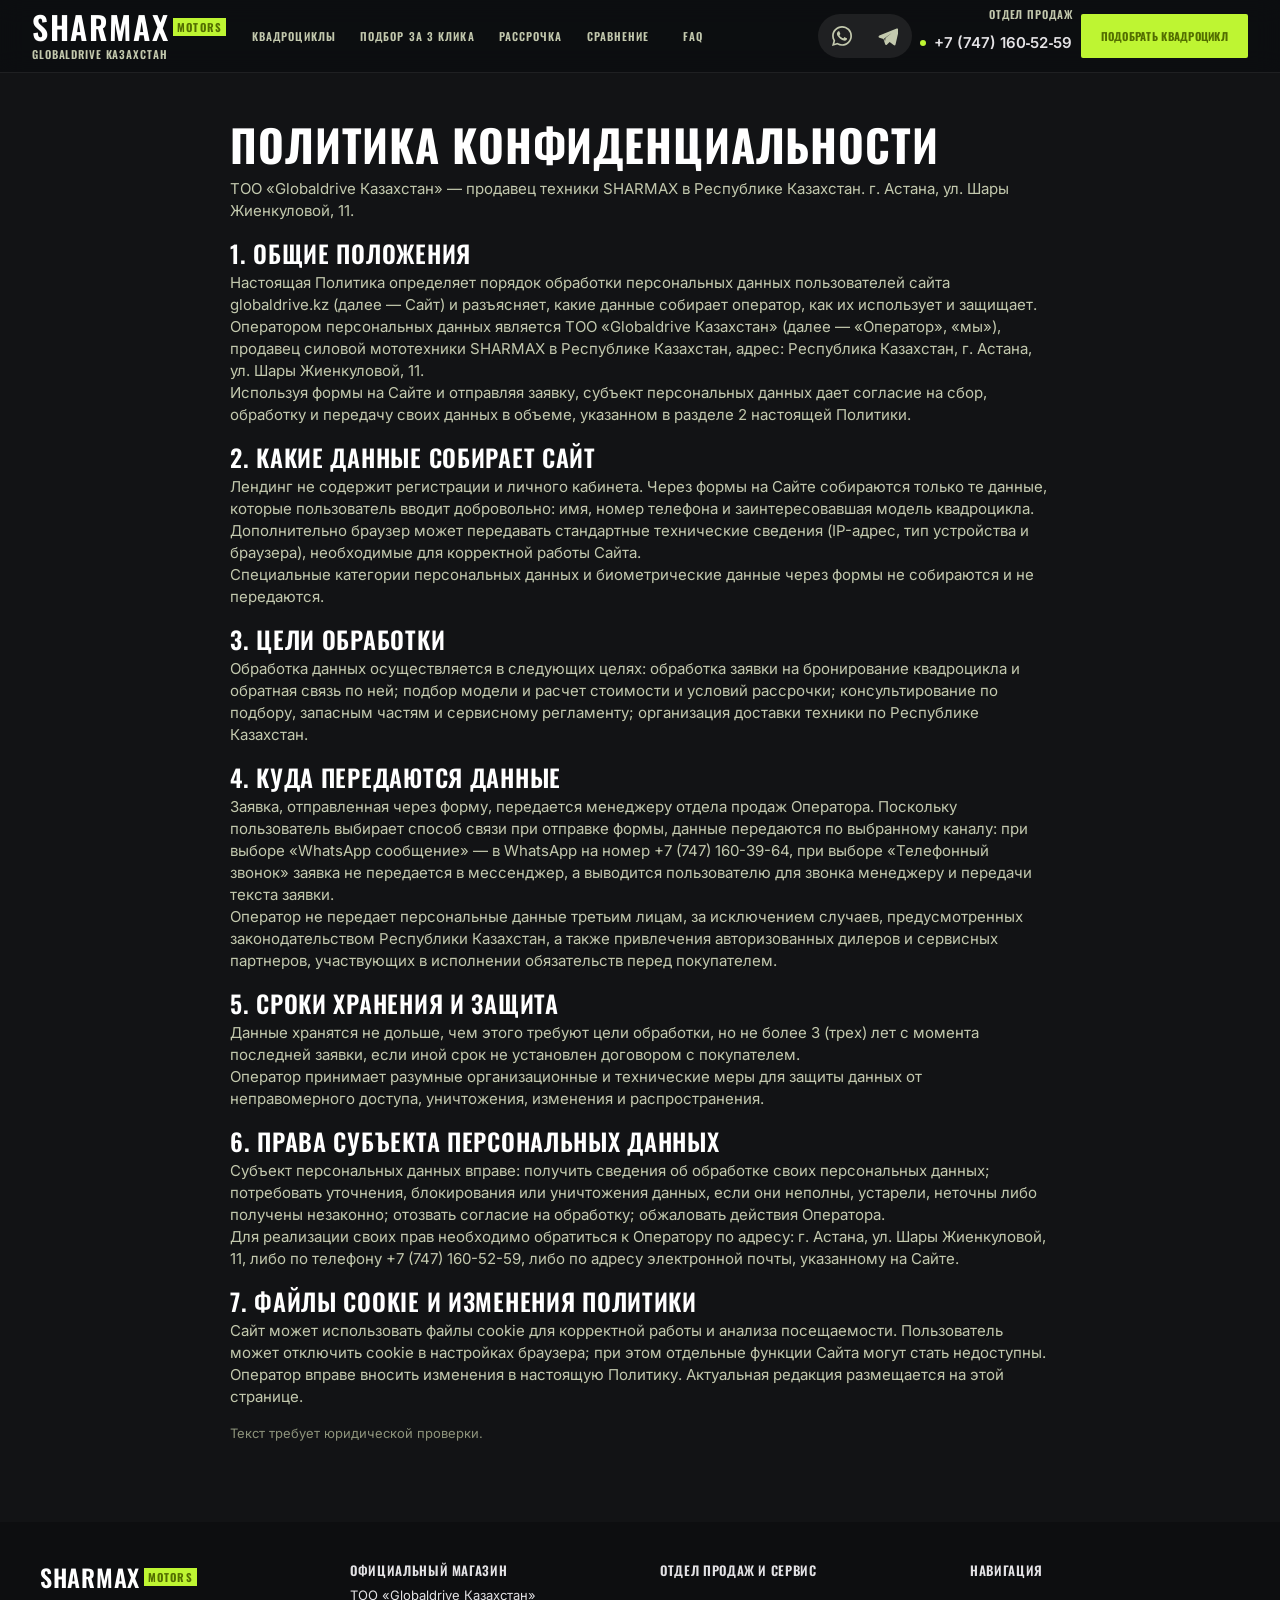
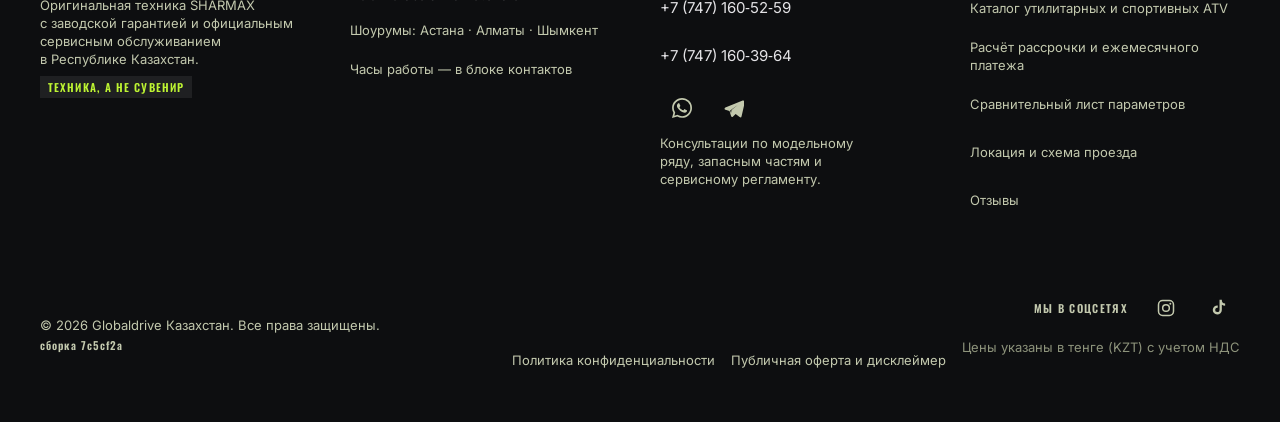
<file: privacy.html>
<!DOCTYPE html><!--1ah7NnMwQVumL19SYnbKJ--><html lang="ru" class="dark"><head><meta charSet="utf-8"/><meta name="viewport" content="width=device-width, initial-scale=1"/><link rel="stylesheet" href="/_next/static/css/def27d29f26b6127.css" data-precedence="next"/><link rel="preload" as="script" fetchPriority="low" href="/_next/static/chunks/webpack-4e6bf084ac60582b.js"/><script src="/_next/static/chunks/4bd1b696-c023c6e3521b1417.js" async=""></script><script src="/_next/static/chunks/255-15b9cc804e0d9c7d.js" async=""></script><script src="/_next/static/chunks/main-app-446b6bab9e866ff3.js" async=""></script><script src="/_next/static/chunks/124-5ff957d4570f3a0f.js" async=""></script><script src="/_next/static/chunks/app/layout-a2063cd4c05794a1.js" async=""></script><script src="/_next/static/chunks/110-39bf44dd4f28a2ec.js" async=""></script><script src="/_next/static/chunks/app/privacy/page-d299d04a8d9844bb.js" async=""></script><link rel="preload" href="/fonts/material-symbols-outlined.woff2" as="font" type="font/woff2" crossorigin="anonymous"/><link rel="preload" href="/fonts/inter-400-cyrillic.woff2" as="font" type="font/woff2" crossorigin="anonymous"/><link rel="preload" href="/fonts/inter-400-latin.woff2" as="font" type="font/woff2" crossorigin="anonymous"/><link rel="preload" href="/fonts/inter-700-cyrillic.woff2" as="font" type="font/woff2" crossorigin="anonymous"/><link rel="preload" href="/fonts/oswald-500-cyrillic.woff2" as="font" type="font/woff2" crossorigin="anonymous"/><link rel="preload" href="/fonts/oswald-500-latin.woff2" as="font" type="font/woff2" crossorigin="anonymous"/><title>Политика конфиденциальности | SHARMAX Казахстан</title><meta name="description" content="Политика конфиденциальности и обработки персональных данных ТОО «Globaldrive Казахстан» — продавца техники SHARMAX в Республике Казахстан."/><link rel="canonical" href="https://globaldrive.kz"/><meta property="og:title" content="Квадроциклы SHARMAX: Астана, Алматы, Шымкент — Globaldrive"/><meta property="og:description" content="Адреса, часы и телефоны трёх филиалов Globaldrive: Астана, Алматы, Шымкент. Квадроциклы SHARMAX от 399 900 ₸, рассрочка от 36 658 ₸/мес."/><meta property="og:url" content="https://globaldrive.kz"/><meta property="og:site_name" content="SHARMAX Motors — Globaldrive Казахстан"/><meta property="og:locale" content="ru_KZ"/><meta property="og:image" content="https://globaldrive.kz/og-sharmax.jpg"/><meta property="og:image:width" content="1200"/><meta property="og:image:height" content="630"/><meta property="og:image:alt" content="SHARMAX — квадроциклы в Казахстане, от 399 900 ₸, магазин SHARMAX"/><meta property="og:type" content="website"/><meta name="twitter:card" content="summary_large_image"/><meta name="twitter:title" content="Квадроциклы SHARMAX: Астана, Алматы, Шымкент — Globaldrive"/><meta name="twitter:description" content="Адреса, часы и телефоны трёх филиалов Globaldrive: Астана, Алматы, Шымкент. Квадроциклы SHARMAX от 399 900 ₸, рассрочка от 36 658 ₸/мес."/><meta name="twitter:image" content="https://globaldrive.kz/og-sharmax.jpg"/><link rel="icon" href="/favicon.ico" type="image/x-icon" sizes="16x16"/><script src="/_next/static/chunks/polyfills-42372ed130431b0a.js" noModule=""></script></head><body class="bg-surface text-on-surface font-body-md text-body-md antialiased selection:bg-primary-container selection:text-on-primary-container"><div hidden=""><!--$--><!--/$--></div><noscript><iframe src="https://www.googletagmanager.com/ns.html?id=GTM-5HN8VGMJ" height="0" width="0" style="display:none;visibility:hidden" title="Google Tag Manager"></iframe></noscript><header class="fixed top-0 left-0 w-full z-50 bg-surface-container-lowest/95 backdrop-blur-md border-b border-surface-container" id="top"><div class="w-full max-w-[1440px] mx-auto px-margin-mobile md:px-margin xl:px-8 2xl:px-margin"><div class="h-16 lg:h-[72px] flex items-center justify-between gap-3 md:gap-4"><div class="flex items-center gap-6 min-w-0"><a class="flex flex-col justify-center group shrink-0 min-h-11" data-hdr="logo" data-path="main-showcase" href="#top"><div class="flex items-center gap-space-xs"><span class="font-headline-md text-headline-md tracking-wider uppercase text-primary leading-none">SHARMAX</span><span class="hidden min-[400px]:inline-block font-label-sm text-label-sm uppercase bg-primary-container text-on-primary-container px-1 py-0.5 rounded-none font-bold whitespace-nowrap">MOTORS</span></div><span class="hidden xl:block font-label-sm text-label-sm text-on-surface-variant uppercase tracking-[0.08em] mt-1 whitespace-nowrap">Globaldrive Казахстан</span></a><nav class="hidden xl:flex items-center gap-5 min-w-0" data-hdr="nav" data-active-classes="text-primary-container font-semibold"><a class="relative inline-block font-label-sm text-label-sm uppercase text-on-surface-variant hover:text-on-surface transition-colors py-[15px] px-0.5 whitespace-nowrap after:absolute after:left-0 after:right-0 after:-bottom-0.5 after:h-[2px] after:bg-primary-container after:scale-x-0 after:origin-left after:transition-transform hover:after:scale-x-100" data-path="quad-catalog" href="#models">Квадроциклы</a><a class="relative inline-block font-label-sm text-label-sm uppercase text-on-surface-variant hover:text-on-surface transition-colors py-[15px] px-0.5 whitespace-nowrap after:absolute after:left-0 after:right-0 after:-bottom-0.5 after:h-[2px] after:bg-primary-container after:scale-x-0 after:origin-left after:transition-transform hover:after:scale-x-100" data-path="quick-selector" href="#selector">Подбор за 3 клика</a><a class="relative inline-block font-label-sm text-label-sm uppercase text-on-surface-variant hover:text-on-surface transition-colors py-[15px] px-0.5 whitespace-nowrap after:absolute after:left-0 after:right-0 after:-bottom-0.5 after:h-[2px] after:bg-primary-container after:scale-x-0 after:origin-left after:transition-transform hover:after:scale-x-100" data-path="credit-installment" href="#calc">Рассрочка</a><a class="relative inline-block font-label-sm text-label-sm uppercase text-on-surface-variant hover:text-on-surface transition-colors py-[15px] px-0.5 whitespace-nowrap after:absolute after:left-0 after:right-0 after:-bottom-0.5 after:h-[2px] after:bg-primary-container after:scale-x-0 after:origin-left after:transition-transform hover:after:scale-x-100" data-path="technical-compare" href="#compare">Сравнение</a><a class="relative inline-block font-label-sm text-label-sm uppercase text-on-surface-variant hover:text-on-surface transition-colors py-[15px] px-0.5 whitespace-nowrap after:absolute after:left-0 after:right-0 after:-bottom-0.5 after:h-[2px] after:bg-primary-container after:scale-x-0 after:origin-left after:transition-transform hover:after:scale-x-100 hidden min-[1440px]:inline" data-path="video-consultation" href="#video-demo">Видеоконсультация</a><a class="relative inline-block font-label-sm text-label-sm uppercase text-on-surface-variant hover:text-on-surface transition-colors py-[15px] px-0.5 whitespace-nowrap after:absolute after:left-0 after:right-0 after:-bottom-0.5 after:h-[2px] after:bg-primary-container after:scale-x-0 after:origin-left after:transition-transform hover:after:scale-x-100 min-w-11 px-2 inline-flex items-center justify-center" data-path="faq-knowledgebase" href="#faq">FAQ</a></nav></div><div class="flex items-center gap-2 shrink-0"><div class="flex items-center gap-0.5 px-0.5 h-11 rounded-full bg-surface-container" data-hdr="socials"><a aria-label="WhatsApp" class="w-11 h-11 shrink-0 flex items-center justify-center rounded-full hover:bg-surface-container-high transition-colors" href="https://wa.me/77471603964" rel="noopener noreferrer" target="_blank" title="WhatsApp"><svg aria-hidden="true" class="w-5 h-5 text-on-surface-variant hover:text-primary-container transition-colors" fill="currentColor" focusable="false" height="24" viewBox="0 0 24 24" width="24" xmlns="http://www.w3.org/2000/svg"><path d="M17.472 14.382c-.297-.149-1.758-.867-2.03-.967-.273-.099-.471-.148-.67.15-.197.297-.767.966-.966 1.164-.198.199-.396.223-.693.075-.297-.149-1.255-.463-2.39-1.475-.883-.788-1.48-1.761-1.653-2.059-.173-.297-.018-.458.13-.606.134-.133.297-.347.446-.52.149-.174.198-.298.298-.497.099-.198.05-.371-.05-.52-.099-.148-.669-1.611-.916-2.206-.242-.579-.487-.5-.669-.51-.173-.008-.371-.01-.57-.01-.198 0-.52.074-.792.372-.272.297-1.04 1.016-1.04 2.479 0 1.462 1.065 2.875 1.213 3.073.149.198 2.096 3.2 5.077 4.487.709.306 1.262.489 1.694.625.712.227 1.36.195 1.872.118.571-.085 1.758-.719 2.006-1.413.248-.694.248-1.289.173-1.413-.074-.124-.272-.198-.57-.347z"></path><path d="M20.52 3.449C18.24 1.245 15.24 0 12.045 0 5.463 0 .104 5.334.101 11.892c0 2.096.549 4.14 1.595 5.945L0 24l6.335-1.652a12.03 12.03 0 0 0 5.71 1.447h.006c6.585 0 11.946-5.336 11.949-11.896 0-3.176-1.24-6.165-3.48-8.45zM12.05 21.785h-.004a9.94 9.94 0 0 1-5.058-1.38l-.363-.214-3.759.98 1.006-3.648-.236-.377a9.86 9.86 0 0 1-1.516-5.254c.002-5.45 4.463-9.884 9.933-9.884 2.653 0 5.146 1.032 7.023 2.902a9.82 9.82 0 0 1 2.905 6.99c-.003 5.45-4.464 9.885-9.93 9.885z"></path></svg></a><a aria-label="Telegram" class="w-11 h-11 shrink-0 flex items-center justify-center rounded-full hover:bg-surface-container-high transition-colors" href="https://t.me/+77471603964" rel="noopener noreferrer" target="_blank" title="Telegram"><svg aria-hidden="true" class="w-5 h-5 text-on-surface-variant hover:text-primary-container transition-colors" fill="currentColor" focusable="false" height="24" viewBox="0 0 24 24" width="24" xmlns="http://www.w3.org/2000/svg"><path d="M23.956 3.29a1.5 1.5 0 0 0-1.53-.238L1.63 11.36a1.5 1.5 0 0 0 .096 2.815l4.86 1.313 1.86 6.02a1.5 1.5 0 0 0 2.45.63l3.09-2.86 4.75 3.5a1.5 1.5 0 0 0 2.36-.9l3.98-17.19a1.5 1.5 0 0 0-.12-1.398zM9.03 14.51l-.62 3.77-1.02-3.3 9.02-6.66-7.38 6.19z"></path></svg></a></div><div class="hidden xl:flex flex-col items-end justify-center" data-hdr="phone"><span class="font-label-sm text-label-sm uppercase tracking-[0.08em] text-on-surface-variant whitespace-nowrap">Отдел продаж</span><a class="flex items-center gap-2 min-h-[44px] font-body-md text-body-md font-semibold text-on-surface hover:text-primary-container transition-colors whitespace-nowrap" href="tel:+77471605259"><span class="w-1.5 h-1.5 rounded-full bg-primary-container shrink-0"></span>+7 (747) 160‑52‑59</a></div><a class="hidden lg:flex h-11 px-5 rounded-[2px] bg-primary-container text-on-primary-container font-label-sm text-label-sm uppercase tracking-wide items-center justify-center hover:bg-primary-fixed-dim transition-colors font-bold whitespace-nowrap shrink-0" data-hdr="cta" data-path="quick-selector" href="#selector">Подобрать квадроцикл</a><button aria-controls="mobile-menu" aria-expanded="false" aria-label="Открыть меню" class="xl:hidden w-11 h-11 flex items-center justify-center rounded-lg bg-surface-container text-on-surface hover:bg-surface-container-high transition-colors shrink-0" type="button"><span class="material-symbols-outlined text-[24px]">menu</span></button></div></div></div></header><main class="w-full pt-20 bg-surface min-h-[calc(100vh-80px)]"><article class="w-full max-w-[900px] mx-auto px-margin-mobile md:px-margin py-space-xl"><h1 class="font-headline-lg text-headline-lg-mobile md:text-headline-lg uppercase text-primary tracking-tight">Политика конфиденциальности</h1><p class="font-body-md text-body-md text-on-surface-variant mt-2 mb-space-md">ТОО «Globaldrive Казахстан» — продавец техники SHARMAX в Республике Казахстан. г. Астана, ул. Шары Жиенкуловой, 11.</p><section class="mb-space-md"><h2 class="font-headline-sm text-headline-sm uppercase text-primary mb-1">1. Общие положения</h2><p class="font-body-md text-body-md text-on-surface-variant">Настоящая Политика определяет порядок обработки персональных данных пользователей сайта globaldrive.kz (далее — Сайт) и разъясняет, какие данные собирает оператор, как их использует и защищает.</p><p class="font-body-md text-body-md text-on-surface-variant">Оператором персональных данных является ТОО «Globaldrive Казахстан» (далее — «Оператор», «мы»), продавец силовой мототехники SHARMAX в Республике Казахстан, адрес: Республика Казахстан, г. Астана, ул. Шары Жиенкуловой, 11.</p><p class="font-body-md text-body-md text-on-surface-variant">Используя формы на Сайте и отправляя заявку, субъект персональных данных дает согласие на сбор, обработку и передачу своих данных в объеме, указанном в разделе 2 настоящей Политики.</p></section><section class="mb-space-md"><h2 class="font-headline-sm text-headline-sm uppercase text-primary mb-1">2. Какие данные собирает Сайт</h2><p class="font-body-md text-body-md text-on-surface-variant">Лендинг не содержит регистрации и личного кабинета. Через формы на Сайте собираются только те данные, которые пользователь вводит добровольно: имя, номер телефона и заинтересовавшая модель квадроцикла.</p><p class="font-body-md text-body-md text-on-surface-variant">Дополнительно браузер может передавать стандартные технические сведения (IP-адрес, тип устройства и браузера), необходимые для корректной работы Сайта.</p><p class="font-body-md text-body-md text-on-surface-variant">Специальные категории персональных данных и биометрические данные через формы не собираются и не передаются.</p></section><section class="mb-space-md"><h2 class="font-headline-sm text-headline-sm uppercase text-primary mb-1">3. Цели обработки</h2><p class="font-body-md text-body-md text-on-surface-variant">Обработка данных осуществляется в следующих целях: обработка заявки на бронирование квадроцикла и обратная связь по ней; подбор модели и расчет стоимости и условий рассрочки; консультирование по подбору, запасным частям и сервисному регламенту; организация доставки техники по Республике Казахстан.</p></section><section class="mb-space-md"><h2 class="font-headline-sm text-headline-sm uppercase text-primary mb-1">4. Куда передаются данные</h2><p class="font-body-md text-body-md text-on-surface-variant">Заявка, отправленная через форму, передается менеджеру отдела продаж Оператора. Поскольку пользователь выбирает способ связи при отправке формы, данные передаются по выбранному каналу: при выборе «WhatsApp сообщение» — в WhatsApp на номер +7 (747) 160-39-64, при выборе «Телефонный звонок» заявка не передается в мессенджер, а выводится пользователю для звонка менеджеру и передачи текста заявки.</p><p class="font-body-md text-body-md text-on-surface-variant">Оператор не передает персональные данные третьим лицам, за исключением случаев, предусмотренных законодательством Республики Казахстан, а также привлечения авторизованных дилеров и сервисных партнеров, участвующих в исполнении обязательств перед покупателем.</p></section><section class="mb-space-md"><h2 class="font-headline-sm text-headline-sm uppercase text-primary mb-1">5. Сроки хранения и защита</h2><p class="font-body-md text-body-md text-on-surface-variant">Данные хранятся не дольше, чем этого требуют цели обработки, но не более 3 (трех) лет с момента последней заявки, если иной срок не установлен договором с покупателем.</p><p class="font-body-md text-body-md text-on-surface-variant">Оператор принимает разумные организационные и технические меры для защиты данных от неправомерного доступа, уничтожения, изменения и распространения.</p></section><section class="mb-space-md"><h2 class="font-headline-sm text-headline-sm uppercase text-primary mb-1">6. Права субъекта персональных данных</h2><p class="font-body-md text-body-md text-on-surface-variant">Субъект персональных данных вправе: получить сведения об обработке своих персональных данных; потребовать уточнения, блокирования или уничтожения данных, если они неполны, устарели, неточны либо получены незаконно; отозвать согласие на обработку; обжаловать действия Оператора.</p><p class="font-body-md text-body-md text-on-surface-variant">Для реализации своих прав необходимо обратиться к Оператору по адресу: г. Астана, ул. Шары Жиенкуловой, 11, либо по телефону +7 (747) 160-52-59, либо по адресу электронной почты, указанному на Сайте.</p></section><section class="mb-space-md"><h2 class="font-headline-sm text-headline-sm uppercase text-primary mb-1">7. Файлы cookie и изменения Политики</h2><p class="font-body-md text-body-md text-on-surface-variant">Сайт может использовать файлы cookie для корректной работы и анализа посещаемости. Пользователь может отключить cookie в настройках браузера; при этом отдельные функции Сайта могут стать недоступны.</p><p class="font-body-md text-body-md text-on-surface-variant">Оператор вправе вносить изменения в настоящую Политику. Актуальная редакция размещается на этой странице.</p></section><p class="font-body-sm text-body-sm text-outline">Текст требует юридической проверки.</p></article></main><footer id="site-footer" class="w-full bg-surface-container-lowest text-on-surface-variant mt-space-xl"><div class="w-full max-w-[1440px] mx-auto px-margin-mobile md:px-margin py-space-xl"><div class="grid grid-cols-1 md:grid-cols-2 lg:grid-cols-4 gap-space-xl mb-space-xl"><div class="text-center md:text-left"><div class="flex items-center justify-center md:justify-start gap-space-xs mb-space-xs"><span class="font-headline-sm text-headline-sm uppercase text-primary">SHARMAX</span><span class="font-label-sm text-label-sm uppercase bg-primary-container text-on-primary-container px-1 py-0.5 rounded-none font-bold">MOTORS</span></div><p class="font-body-sm text-body-sm text-on-surface-variant max-w-xs mx-auto md:mx-0 mb-space-sm text-pretty">Оригинальная техника SHARMAX с заводской гарантией и официальным сервисным обслуживанием в Республике Казахстан.</p><div class="inline-flex items-center gap-space-xs bg-surface-container px-space-sm py-space-xs text-primary-container font-label-sm text-label-sm uppercase">Техника, а не сувенир</div></div><div class="text-center md:text-left"><div class="font-label-md text-label-md uppercase text-on-surface mb-space-sm tracking-wider">Официальный магазин</div><p class="font-body-sm text-body-sm text-on-surface mb-space-xs">ТОО «Globaldrive Казахстан»</p><p class="font-body-sm text-body-sm text-on-surface-variant mb-space-sm text-pretty"><a class="inline-flex items-center min-h-[44px] hover:text-on-surface transition-colors" data-path="dealership-contacts" href="#showroom">Шоурумы: Астана · Алматы · Шымкент</a></p><p class="font-body-sm text-body-sm text-on-surface-variant text-pretty">Часы работы — в блоке контактов</p></div><div class="text-center md:text-left"><div class="font-label-md text-label-md uppercase text-on-surface mb-space-sm tracking-wider">Отдел продаж и сервис</div><div class="space-y-space-xs"><a class="flex items-center justify-center md:justify-start min-h-[44px] font-body-md text-body-md text-on-surface hover:text-primary-container transition-colors" href="tel:+77471605259">+7 (747) 160‑52‑59</a><a class="flex items-center justify-center md:justify-start min-h-[44px] font-body-md text-body-md text-on-surface hover:text-primary-container transition-colors" href="tel:+77471603964">+7 (747) 160‑39‑64</a><div class="flex items-center justify-center md:justify-start gap-space-sm pt-space-xs"><a aria-label="Написать в WhatsApp" class="w-11 h-11 flex items-center justify-center text-on-surface-variant hover:text-primary-container transition-colors" href="https://wa.me/77471603964" rel="noopener noreferrer" target="_blank" title="WhatsApp"><svg aria-hidden="true" class="w-5 h-5" fill="currentColor" focusable="false" height="24" viewBox="0 0 24 24" width="24" xmlns="http://www.w3.org/2000/svg"><path d="M17.472 14.382c-.297-.149-1.758-.867-2.03-.967-.273-.099-.471-.148-.67.15-.197.297-.767.966-.966 1.164-.198.199-.396.223-.693.075-.297-.149-1.255-.463-2.39-1.475-.883-.788-1.48-1.761-1.653-2.059-.173-.297-.018-.458.13-.606.134-.133.297-.347.446-.52.149-.174.198-.298.298-.497.099-.198.05-.371-.05-.52-.099-.148-.669-1.611-.916-2.206-.242-.579-.487-.5-.669-.51-.173-.008-.371-.01-.57-.01-.198 0-.52.074-.792.372-.272.297-1.04 1.016-1.04 2.479 0 1.462 1.065 2.875 1.213 3.073.149.198 2.096 3.2 5.077 4.487.709.306 1.262.489 1.694.625.712.227 1.36.195 1.872.118.571-.085 1.758-.719 2.006-1.413.248-.694.248-1.289.173-1.413-.074-.124-.272-.198-.57-.347z"></path><path d="M20.52 3.449C18.24 1.245 15.24 0 12.045 0 5.463 0 .104 5.334.101 11.892c0 2.096.549 4.14 1.595 5.945L0 24l6.335-1.652a12.03 12.03 0 0 0 5.71 1.447h.006c6.585 0 11.946-5.336 11.949-11.896 0-3.176-1.24-6.165-3.48-8.45zM12.05 21.785h-.004a9.94 9.94 0 0 1-5.058-1.38l-.363-.214-3.759.98 1.006-3.648-.236-.377a9.86 9.86 0 0 1-1.516-5.254c.002-5.45 4.463-9.884 9.933-9.884 2.653 0 5.146 1.032 7.023 2.902a9.82 9.82 0 0 1 2.905 6.99c-.003 5.45-4.464 9.885-9.93 9.885z"></path></svg></a><a aria-label="Написать в Telegram" class="w-11 h-11 flex items-center justify-center text-on-surface-variant hover:text-primary-container transition-colors" href="https://t.me/+77471603964" rel="noopener noreferrer" target="_blank" title="Telegram"><svg aria-hidden="true" class="w-5 h-5" fill="currentColor" focusable="false" height="24" viewBox="0 0 24 24" width="24" xmlns="http://www.w3.org/2000/svg"><path d="M23.956 3.29a1.5 1.5 0 0 0-1.53-.238L1.63 11.36a1.5 1.5 0 0 0 .096 2.815l4.86 1.313 1.86 6.02a1.5 1.5 0 0 0 2.45.63l3.09-2.86 4.75 3.5a1.5 1.5 0 0 0 2.36-.9l3.98-17.19a1.5 1.5 0 0 0-.12-1.398zM9.03 14.51l-.62 3.77-1.02-3.3 9.02-6.66-7.38 6.19z"></path></svg></a></div><p class="font-body-sm text-body-sm text-on-surface-variant text-pretty">Консультации по модельному ряду, запасным частям и сервисному регламенту.</p></div></div><div class="text-center md:text-left"><div class="font-label-md text-label-md uppercase text-on-surface mb-space-sm tracking-wider">Навигация</div><ul class="space-y-space-xs"><li class="list-none"><a class="flex items-center justify-center md:justify-start min-h-[44px] font-body-sm text-body-sm text-on-surface-variant hover:text-on-surface transition-colors" data-path="quad-catalog" href="#models">Каталог утилитарных и спортивных ATV</a></li><li class="list-none"><a class="flex items-center justify-center md:justify-start min-h-[44px] font-body-sm text-body-sm text-on-surface-variant hover:text-on-surface transition-colors" data-path="credit-installment" href="#calc">Расчёт рассрочки и ежемесячного платежа</a></li><li class="list-none"><a class="flex items-center justify-center md:justify-start min-h-[44px] font-body-sm text-body-sm text-on-surface-variant hover:text-on-surface transition-colors" data-path="technical-compare" href="#compare">Сравнительный лист параметров</a></li><li class="list-none"><a class="flex items-center justify-center md:justify-start min-h-[44px] font-body-sm text-body-sm text-on-surface-variant hover:text-on-surface transition-colors" data-path="dealership-contacts" href="#booking-form">Локация и схема проезда</a></li><li class="list-none"><a class="flex items-center justify-center md:justify-start min-h-[44px] font-body-sm text-body-sm text-on-surface-variant hover:text-on-surface transition-colors" data-path="reviews" href="https://globaldrive.kz/feedback/" rel="noopener noreferrer" target="_blank">Отзывы</a></li></ul></div></div><div class="pt-space-lg flex flex-col md:flex-row items-center md:items-center justify-between gap-space-md text-on-surface-variant font-body-sm text-body-sm"><div class="flex flex-col items-center md:items-start gap-space-xs"><p class="text-pretty">© <!-- -->2026<!-- --> Globaldrive Казахстан. Все права защищены.</p><span aria-label="Номер сборки" class="font-label-sm text-label-sm text-on-surface-variant break-words" data-build-id="7c5cf2a">сборка <!-- -->7c5cf2a</span></div><div class="flex flex-col gap-space-sm md:items-end"><div class="flex items-center justify-center md:justify-start gap-space-md"><span class="font-label-sm text-label-sm uppercase tracking-[0.12em] text-on-surface-variant">Мы в соцсетях</span><div class="flex items-center gap-space-sm"><a aria-label="Instagram" class="w-11 h-11 flex items-center justify-center text-on-surface-variant hover:text-primary-container transition-colors" href="https://www.instagram.com/sharmax.kz/" rel="noopener noreferrer" target="_blank" title="Instagram"><svg aria-hidden="true" class="w-5 h-5" fill="none" focusable="false" height="24" stroke="currentColor" stroke-width="1.8" viewBox="0 0 24 24" width="24" xmlns="http://www.w3.org/2000/svg"><rect height="18" rx="5" width="18" x="3" y="3"></rect><circle cx="12" cy="12" r="4"></circle><circle cx="17.2" cy="6.8" fill="currentColor" r="1.2" stroke="none"></circle></svg></a><a aria-label="TikTok" class="w-11 h-11 flex items-center justify-center text-on-surface-variant hover:text-primary-container transition-colors" href="https://www.tiktok.com/@sharmax.kz" rel="noopener noreferrer" target="_blank" title="TikTok"><svg aria-hidden="true" class="w-5 h-5" fill="currentColor" focusable="false" height="24" viewBox="0 0 24 24" width="24" xmlns="http://www.w3.org/2000/svg"><path d="M16.6 2h-2.75v12.28a2.62 2.62 0 1 1-2.15-2.58V9.05a5.45 5.45 0 1 0 4.9 5.42V8.05a6.85 6.85 0 0 0 3.95 1.28V6.6A4.32 4.32 0 0 1 16.6 2Z"></path></svg></a></div></div><div class="flex flex-wrap justify-center md:justify-start gap-space-md"><a class="inline-flex items-center min-h-[44px] hover:text-on-surface transition-colors" data-path="privacy-policy" href="/privacy">Политика конфиденциальности</a><a class="inline-flex items-center min-h-[44px] hover:text-on-surface transition-colors" data-path="public-offer" href="/offer">Публичная оферта и дисклеймер</a><span class="text-outline">Цены указаны в тенге (KZT) с учетом НДС</span></div></div></div></div></footer><!--$--><!--/$--><noscript><div><img src="https://mc.yandex.ru/watch/114379811" style="position:absolute;left:-9999px" alt=""/></div></noscript><script src="/_next/static/chunks/webpack-4e6bf084ac60582b.js" id="_R_" async=""></script><script>(self.__next_f=self.__next_f||[]).push([0])</script><script>self.__next_f.push([1,"1:\"$Sreact.fragment\"\n2:I[6707,[\"124\",\"static/chunks/124-5ff957d4570f3a0f.js\",\"177\",\"static/chunks/app/layout-a2063cd4c05794a1.js\"],\"CityProvider\"]\n3:I[9766,[],\"\"]\n4:I[8924,[],\"\"]\n5:I[6261,[\"124\",\"static/chunks/124-5ff957d4570f3a0f.js\",\"177\",\"static/chunks/app/layout-a2063cd4c05794a1.js\"],\"default\"]\n6:I[1402,[\"124\",\"static/chunks/124-5ff957d4570f3a0f.js\",\"177\",\"static/chunks/app/layout-a2063cd4c05794a1.js\"],\"\"]\na:I[7150,[],\"\"]\n:HL[\"/_next/static/css/def27d29f26b6127.css\",\"style\"]\n"])</script><script>self.__next_f.push([1,"0:{\"P\":null,\"b\":\"1ah7NnMwQVumL19SYnbKJ\",\"p\":\"\",\"c\":[\"\",\"privacy\"],\"i\":false,\"f\":[[[\"\",{\"children\":[\"privacy\",{\"children\":[\"__PAGE__\",{}]}]},\"$undefined\",\"$undefined\",true],[\"\",[\"$\",\"$1\",\"c\",{\"children\":[[[\"$\",\"link\",\"0\",{\"rel\":\"stylesheet\",\"href\":\"/_next/static/css/def27d29f26b6127.css\",\"precedence\":\"next\",\"crossOrigin\":\"$undefined\",\"nonce\":\"$undefined\"}]],[\"$\",\"html\",null,{\"lang\":\"ru\",\"className\":\"dark\",\"children\":[[\"$\",\"head\",null,{\"children\":[[\"$\",\"link\",null,{\"rel\":\"preload\",\"href\":\"/fonts/material-symbols-outlined.woff2\",\"as\":\"font\",\"type\":\"font/woff2\",\"crossOrigin\":\"anonymous\"}],[\"$\",\"link\",null,{\"rel\":\"preload\",\"href\":\"/fonts/inter-400-cyrillic.woff2\",\"as\":\"font\",\"type\":\"font/woff2\",\"crossOrigin\":\"anonymous\"}],[\"$\",\"link\",null,{\"rel\":\"preload\",\"href\":\"/fonts/inter-400-latin.woff2\",\"as\":\"font\",\"type\":\"font/woff2\",\"crossOrigin\":\"anonymous\"}],[\"$\",\"link\",null,{\"rel\":\"preload\",\"href\":\"/fonts/inter-700-cyrillic.woff2\",\"as\":\"font\",\"type\":\"font/woff2\",\"crossOrigin\":\"anonymous\"}],[\"$\",\"link\",null,{\"rel\":\"preload\",\"href\":\"/fonts/oswald-500-cyrillic.woff2\",\"as\":\"font\",\"type\":\"font/woff2\",\"crossOrigin\":\"anonymous\"}],[\"$\",\"link\",null,{\"rel\":\"preload\",\"href\":\"/fonts/oswald-500-latin.woff2\",\"as\":\"font\",\"type\":\"font/woff2\",\"crossOrigin\":\"anonymous\"}]]}],[\"$\",\"body\",null,{\"className\":\"bg-surface text-on-surface font-body-md text-body-md antialiased selection:bg-primary-container selection:text-on-primary-container\",\"children\":[[\"$\",\"noscript\",null,{\"children\":[\"$\",\"iframe\",null,{\"src\":\"https://www.googletagmanager.com/ns.html?id=GTM-5HN8VGMJ\",\"height\":\"0\",\"width\":\"0\",\"style\":{\"display\":\"none\",\"visibility\":\"hidden\"},\"title\":\"Google Tag Manager\"}]}],[\"$\",\"$L2\",null,{\"children\":[[\"$\",\"$L3\",null,{\"parallelRouterKey\":\"children\",\"error\":\"$undefined\",\"errorStyles\":\"$undefined\",\"errorScripts\":\"$undefined\",\"template\":[\"$\",\"$L4\",null,{}],\"templateStyles\":\"$undefined\",\"templateScripts\":\"$undefined\",\"notFound\":[[[\"$\",\"title\",null,{\"children\":\"404: This page could not be found.\"}],[\"$\",\"div\",null,{\"style\":{\"fontFamily\":\"system-ui,\\\"Segoe UI\\\",Roboto,Helvetica,Arial,sans-serif,\\\"Apple Color Emoji\\\",\\\"Segoe UI Emoji\\\"\",\"height\":\"100vh\",\"textAlign\":\"center\",\"display\":\"flex\",\"flexDirection\":\"column\",\"alignItems\":\"center\",\"justifyContent\":\"center\"},\"children\":[\"$\",\"div\",null,{\"children\":[[\"$\",\"style\",null,{\"dangerouslySetInnerHTML\":{\"__html\":\"body{color:#000;background:#fff;margin:0}.next-error-h1{border-right:1px solid rgba(0,0,0,.3)}@media (prefers-color-scheme:dark){body{color:#fff;background:#000}.next-error-h1{border-right:1px solid rgba(255,255,255,.3)}}\"}}],[\"$\",\"h1\",null,{\"className\":\"next-error-h1\",\"style\":{\"display\":\"inline-block\",\"margin\":\"0 20px 0 0\",\"padding\":\"0 23px 0 0\",\"fontSize\":24,\"fontWeight\":500,\"verticalAlign\":\"top\",\"lineHeight\":\"49px\"},\"children\":404}],[\"$\",\"div\",null,{\"style\":{\"display\":\"inline-block\"},\"children\":[\"$\",\"h2\",null,{\"style\":{\"fontSize\":14,\"fontWeight\":400,\"lineHeight\":\"49px\",\"margin\":0},\"children\":\"This page could not be found.\"}]}]]}]}]],[]],\"forbidden\":\"$undefined\",\"unauthorized\":\"$undefined\"}],[\"$\",\"$L5\",null,{}]]}],[\"$\",\"$L6\",null,{\"id\":\"google-tag-manager\",\"strategy\":\"afterInteractive\",\"children\":\"\\n(function(w,d,s,l,i){w[l]=w[l]||[];w[l].push({'gtm.start':\\nnew Date().getTime(),event:'gtm.js'});var f=d.getElementsByTagName(s)[0],\\nj=d.createElement(s),dl=l!='dataLayer'?'\u0026l='+l:'';j.async=true;j.src=\\n'https://www.googletagmanager.com/gtm.js?id='+i+dl;f.parentNode.insertBefore(j,f);\\n})(window,document,'script','dataLayer','GTM-5HN8VGMJ');\\n        \"}],[[\"$\",\"$L6\",null,{\"id\":\"yandex-metrika\",\"strategy\":\"afterInteractive\",\"children\":\"\\n(function(m,e,t,r,i,k,a){m[i]=m[i]||function(){(m[i].a=m[i].a||[]).push(arguments)};\\nm[i].l=1*new Date();\\nfor (var j = 0; j \u003c document.scripts.length; j++) {if (document.scripts[j].src === r) { return; }}\\nk=e.createElement(t),a=e.getElementsByTagName(t)[0],k.async=1,k.src=r,a.parentNode.insertBefore(k,a)})\\n(window, document, \\\"script\\\", \\\"https://mc.yandex.ru/metrika/tag.js\\\", \\\"ym\\\");\\n\\nym(114379811, \\\"init\\\", {\\n  webvisor: true,\\n  clickmap: true,\\n  accurateTrackBounce: true,\\n  trackLinks: true,\\n  referrer: document.referrer,\\n  url: location.href\\n});\\n        \"}],[\"$\",\"noscript\",null,{\"children\":[\"$\",\"div\",null,{\"children\":[\"$\",\"img\",null,{\"src\":\"https://mc.yandex.ru/watch/114379811\",\"style\":{\"position\":\"absolute\",\"left\":\"-9999px\"},\"alt\":\"\"}]}]}]]]}]]}]]}],{\"children\":[\"privacy\",\"$L7\",{\"children\":[\"__PAGE__\",\"$L8\",{},null,false]},null,false]},null,false],\"$L9\",false]],\"m\":\"$undefined\",\"G\":[\"$a\",[]],\"s\":false,\"S\":true}\n"])</script><script>self.__next_f.push([1,"b:I[110,[\"110\",\"static/chunks/110-39bf44dd4f28a2ec.js\",\"877\",\"static/chunks/app/privacy/page-d299d04a8d9844bb.js\"],\"default\"]\n14:I[4431,[],\"ViewportBoundary\"]\n16:I[4431,[],\"MetadataBoundary\"]\n17:\"$Sreact.suspense\"\n7:[\"$\",\"$1\",\"c\",{\"children\":[null,[\"$\",\"$L3\",null,{\"parallelRouterKey\":\"children\",\"error\":\"$undefined\",\"errorStyles\":\"$undefined\",\"errorScripts\":\"$undefined\",\"template\":[\"$\",\"$L4\",null,{}],\"templateStyles\":\"$undefined\",\"templateScripts\":\"$undefined\",\"notFound\":\"$undefined\",\"forbidden\":\"$undefined\",\"unauthorized\":\"$undefined\"}]]}]\n"])</script><script>self.__next_f.push([1,"8:[\"$\",\"$1\",\"c\",{\"children\":[[[\"$\",\"$Lb\",null,{}],[\"$\",\"main\",null,{\"className\":\"w-full pt-20 bg-surface min-h-[calc(100vh-80px)]\",\"children\":[\"$\",\"article\",null,{\"className\":\"w-full max-w-[900px] mx-auto px-margin-mobile md:px-margin py-space-xl\",\"children\":[[\"$\",\"h1\",null,{\"className\":\"font-headline-lg text-headline-lg-mobile md:text-headline-lg uppercase text-primary tracking-tight\",\"children\":\"Политика конфиденциальности\"}],[\"$\",\"p\",null,{\"className\":\"font-body-md text-body-md text-on-surface-variant mt-2 mb-space-md\",\"children\":\"ТОО «Globaldrive Казахстан» — продавец техники SHARMAX в Республике Казахстан. г. Астана, ул. Шары Жиенкуловой, 11.\"}],[[\"$\",\"section\",\"1. Общие положения\",{\"className\":\"mb-space-md\",\"children\":[[\"$\",\"h2\",null,{\"className\":\"font-headline-sm text-headline-sm uppercase text-primary mb-1\",\"children\":\"1. Общие положения\"}],[[\"$\",\"p\",\"Настоящая Политика опред\",{\"className\":\"font-body-md text-body-md text-on-surface-variant\",\"children\":\"Настоящая Политика определяет порядок обработки персональных данных пользователей сайта globaldrive.kz (далее — Сайт) и разъясняет, какие данные собирает оператор, как их использует и защищает.\"}],[\"$\",\"p\",\"Оператором персональных \",{\"className\":\"font-body-md text-body-md text-on-surface-variant\",\"children\":\"Оператором персональных данных является ТОО «Globaldrive Казахстан» (далее — «Оператор», «мы»), продавец силовой мототехники SHARMAX в Республике Казахстан, адрес: Республика Казахстан, г. Астана, ул. Шары Жиенкуловой, 11.\"}],[\"$\",\"p\",\"Используя формы на Сайте\",{\"className\":\"font-body-md text-body-md text-on-surface-variant\",\"children\":\"Используя формы на Сайте и отправляя заявку, субъект персональных данных дает согласие на сбор, обработку и передачу своих данных в объеме, указанном в разделе 2 настоящей Политики.\"}]]]}],[\"$\",\"section\",\"2. Какие данные собирает Сайт\",{\"className\":\"mb-space-md\",\"children\":[[\"$\",\"h2\",null,{\"className\":\"font-headline-sm text-headline-sm uppercase text-primary mb-1\",\"children\":\"2. Какие данные собирает Сайт\"}],[[\"$\",\"p\",\"Лендинг не содержит реги\",{\"className\":\"font-body-md text-body-md text-on-surface-variant\",\"children\":\"Лендинг не содержит регистрации и личного кабинета. Через формы на Сайте собираются только те данные, которые пользователь вводит добровольно: имя, номер телефона и заинтересовавшая модель квадроцикла.\"}],[\"$\",\"p\",\"Дополнительно браузер мо\",{\"className\":\"font-body-md text-body-md text-on-surface-variant\",\"children\":\"Дополнительно браузер может передавать стандартные технические сведения (IP-адрес, тип устройства и браузера), необходимые для корректной работы Сайта.\"}],[\"$\",\"p\",\"Специальные категории пе\",{\"className\":\"font-body-md text-body-md text-on-surface-variant\",\"children\":\"Специальные категории персональных данных и биометрические данные через формы не собираются и не передаются.\"}]]]}],[\"$\",\"section\",\"3. Цели обработки\",{\"className\":\"mb-space-md\",\"children\":[[\"$\",\"h2\",null,{\"className\":\"font-headline-sm text-headline-sm uppercase text-primary mb-1\",\"children\":\"3. Цели обработки\"}],[[\"$\",\"p\",\"Обработка данных осущест\",{\"className\":\"font-body-md text-body-md text-on-surface-variant\",\"children\":\"Обработка данных осуществляется в следующих целях: обработка заявки на бронирование квадроцикла и обратная связь по ней; подбор модели и расчет стоимости и условий рассрочки; консультирование по подбору, запасным частям и сервисному регламенту; организация доставки техники по Республике Казахстан.\"}]]]}],[\"$\",\"section\",\"4. Куда передаются данные\",{\"className\":\"mb-space-md\",\"children\":[[\"$\",\"h2\",null,{\"className\":\"font-headline-sm text-headline-sm uppercase text-primary mb-1\",\"children\":\"4. Куда передаются данные\"}],[\"$Lc\",\"$Ld\"]]}],\"$Le\",\"$Lf\",\"$L10\"],\"$L11\"]}]}],\"$L12\"],null,\"$L13\"]}]\n"])</script><script>self.__next_f.push([1,"9:[\"$\",\"$1\",\"h\",{\"children\":[null,[[\"$\",\"$L14\",null,{\"children\":\"$L15\"}],null],[\"$\",\"$L16\",null,{\"children\":[\"$\",\"div\",null,{\"hidden\":true,\"children\":[\"$\",\"$17\",null,{\"fallback\":null,\"children\":\"$L18\"}]}]}]]}]\n"])</script><script>self.__next_f.push([1,"19:I[4352,[\"110\",\"static/chunks/110-39bf44dd4f28a2ec.js\",\"877\",\"static/chunks/app/privacy/page-d299d04a8d9844bb.js\"],\"WhatsAppIcon\"]\n1a:I[4352,[\"110\",\"static/chunks/110-39bf44dd4f28a2ec.js\",\"877\",\"static/chunks/app/privacy/page-d299d04a8d9844bb.js\"],\"TelegramIcon\"]\n1e:I[4431,[],\"OutletBoundary\"]\n20:I[5278,[],\"AsyncMetadataOutlet\"]\nc:[\"$\",\"p\",\"Заявка, отправленная чер\",{\"className\":\"font-body-md text-body-md text-on-surface-variant\",\"children\":\"Заявка, отправленная через форму, передается менеджеру отдела продаж Оператора. Поскольку пользователь выбирает способ связи при отправке формы, данные передаются по выбранному каналу: при выборе «WhatsApp сообщение» — в WhatsApp на номер +7 (747) 160-39-64, при выборе «Телефонный звонок» заявка не передается в мессенджер, а выводится пользователю для звонка менеджеру и передачи текста заявки.\"}]\nd:[\"$\",\"p\",\"Оператор не передает пер\",{\"className\":\"font-body-md text-body-md text-on-surface-variant\",\"children\":\"Оператор не передает персональные данные третьим лицам, за исключением случаев, предусмотренных законодательством Республики Казахстан, а также привлечения авторизованных дилеров и сервисных партнеров, участвующих в исполнении обязательств перед покупателем.\"}]\n"])</script><script>self.__next_f.push([1,"e:[\"$\",\"section\",\"5. Сроки хранения и защита\",{\"className\":\"mb-space-md\",\"children\":[[\"$\",\"h2\",null,{\"className\":\"font-headline-sm text-headline-sm uppercase text-primary mb-1\",\"children\":\"5. Сроки хранения и защита\"}],[[\"$\",\"p\",\"Данные хранятся не дольш\",{\"className\":\"font-body-md text-body-md text-on-surface-variant\",\"children\":\"Данные хранятся не дольше, чем этого требуют цели обработки, но не более 3 (трех) лет с момента последней заявки, если иной срок не установлен договором с покупателем.\"}],[\"$\",\"p\",\"Оператор принимает разум\",{\"className\":\"font-body-md text-body-md text-on-surface-variant\",\"children\":\"Оператор принимает разумные организационные и технические меры для защиты данных от неправомерного доступа, уничтожения, изменения и распространения.\"}]]]}]\n"])</script><script>self.__next_f.push([1,"f:[\"$\",\"section\",\"6. Права субъекта персональных данных\",{\"className\":\"mb-space-md\",\"children\":[[\"$\",\"h2\",null,{\"className\":\"font-headline-sm text-headline-sm uppercase text-primary mb-1\",\"children\":\"6. Права субъекта персональных данных\"}],[[\"$\",\"p\",\"Субъект персональных дан\",{\"className\":\"font-body-md text-body-md text-on-surface-variant\",\"children\":\"Субъект персональных данных вправе: получить сведения об обработке своих персональных данных; потребовать уточнения, блокирования или уничтожения данных, если они неполны, устарели, неточны либо получены незаконно; отозвать согласие на обработку; обжаловать действия Оператора.\"}],[\"$\",\"p\",\"Для реализации своих пра\",{\"className\":\"font-body-md text-body-md text-on-surface-variant\",\"children\":\"Для реализации своих прав необходимо обратиться к Оператору по адресу: г. Астана, ул. Шары Жиенкуловой, 11, либо по телефону +7 (747) 160-52-59, либо по адресу электронной почты, указанному на Сайте.\"}]]]}]\n"])</script><script>self.__next_f.push([1,"10:[\"$\",\"section\",\"7. Файлы cookie и изменения Политики\",{\"className\":\"mb-space-md\",\"children\":[[\"$\",\"h2\",null,{\"className\":\"font-headline-sm text-headline-sm uppercase text-primary mb-1\",\"children\":\"7. Файлы cookie и изменения Политики\"}],[[\"$\",\"p\",\"Сайт может использовать \",{\"className\":\"font-body-md text-body-md text-on-surface-variant\",\"children\":\"Сайт может использовать файлы cookie для корректной работы и анализа посещаемости. Пользователь может отключить cookie в настройках браузера; при этом отдельные функции Сайта могут стать недоступны.\"}],[\"$\",\"p\",\"Оператор вправе вносить \",{\"className\":\"font-body-md text-body-md text-on-surface-variant\",\"children\":\"Оператор вправе вносить изменения в настоящую Политику. Актуальная редакция размещается на этой странице.\"}]]]}]\n"])</script><script>self.__next_f.push([1,"11:[\"$\",\"p\",null,{\"className\":\"font-body-sm text-body-sm text-outline\",\"children\":\"Текст требует юридической проверки.\"}]\n"])</script><script>self.__next_f.push([1,"12:[\"$\",\"footer\",null,{\"id\":\"site-footer\",\"className\":\"w-full bg-surface-container-lowest text-on-surface-variant mt-space-xl\",\"children\":[\"$\",\"div\",null,{\"className\":\"w-full max-w-[1440px] mx-auto px-margin-mobile md:px-margin py-space-xl\",\"children\":[[\"$\",\"div\",null,{\"className\":\"grid grid-cols-1 md:grid-cols-2 lg:grid-cols-4 gap-space-xl mb-space-xl\",\"children\":[[\"$\",\"div\",null,{\"className\":\"text-center md:text-left\",\"children\":[[\"$\",\"div\",null,{\"className\":\"flex items-center justify-center md:justify-start gap-space-xs mb-space-xs\",\"children\":[[\"$\",\"span\",null,{\"className\":\"font-headline-sm text-headline-sm uppercase text-primary\",\"children\":\"SHARMAX\"}],[\"$\",\"span\",null,{\"className\":\"font-label-sm text-label-sm uppercase bg-primary-container text-on-primary-container px-1 py-0.5 rounded-none font-bold\",\"children\":\"MOTORS\"}]]}],[\"$\",\"p\",null,{\"className\":\"font-body-sm text-body-sm text-on-surface-variant max-w-xs mx-auto md:mx-0 mb-space-sm text-pretty\",\"children\":\"Оригинальная техника SHARMAX с заводской гарантией и официальным сервисным обслуживанием в Республике Казахстан.\"}],[\"$\",\"div\",null,{\"className\":\"inline-flex items-center gap-space-xs bg-surface-container px-space-sm py-space-xs text-primary-container font-label-sm text-label-sm uppercase\",\"children\":\"Техника, а не сувенир\"}]]}],[\"$\",\"div\",null,{\"className\":\"text-center md:text-left\",\"children\":[[\"$\",\"div\",null,{\"className\":\"font-label-md text-label-md uppercase text-on-surface mb-space-sm tracking-wider\",\"children\":\"Официальный магазин\"}],[\"$\",\"p\",null,{\"className\":\"font-body-sm text-body-sm text-on-surface mb-space-xs\",\"children\":\"ТОО «Globaldrive Казахстан»\"}],[\"$\",\"p\",null,{\"className\":\"font-body-sm text-body-sm text-on-surface-variant mb-space-sm text-pretty\",\"children\":[\"$\",\"a\",null,{\"className\":\"inline-flex items-center min-h-[44px] hover:text-on-surface transition-colors\",\"data-path\":\"dealership-contacts\",\"href\":\"#showroom\",\"children\":\"Шоурумы: Астана · Алматы · Шымкент\"}]}],[\"$\",\"p\",null,{\"className\":\"font-body-sm text-body-sm text-on-surface-variant text-pretty\",\"children\":\"Часы работы — в блоке контактов\"}]]}],[\"$\",\"div\",null,{\"className\":\"text-center md:text-left\",\"children\":[[\"$\",\"div\",null,{\"className\":\"font-label-md text-label-md uppercase text-on-surface mb-space-sm tracking-wider\",\"children\":\"Отдел продаж и сервис\"}],[\"$\",\"div\",null,{\"className\":\"space-y-space-xs\",\"children\":[[\"$\",\"a\",null,{\"className\":\"flex items-center justify-center md:justify-start min-h-[44px] font-body-md text-body-md text-on-surface hover:text-primary-container transition-colors\",\"href\":\"tel:+77471605259\",\"children\":\"+7 (747) 160‑52‑59\"}],[\"$\",\"a\",null,{\"className\":\"flex items-center justify-center md:justify-start min-h-[44px] font-body-md text-body-md text-on-surface hover:text-primary-container transition-colors\",\"href\":\"tel:+77471603964\",\"children\":\"+7 (747) 160‑39‑64\"}],[\"$\",\"div\",null,{\"className\":\"flex items-center justify-center md:justify-start gap-space-sm pt-space-xs\",\"children\":[[\"$\",\"a\",null,{\"aria-label\":\"Написать в WhatsApp\",\"className\":\"w-11 h-11 flex items-center justify-center text-on-surface-variant hover:text-primary-container transition-colors\",\"href\":\"https://wa.me/77471603964\",\"rel\":\"noopener noreferrer\",\"target\":\"_blank\",\"title\":\"WhatsApp\",\"children\":[\"$\",\"$L19\",null,{\"className\":\"w-5 h-5\"}]}],[\"$\",\"a\",null,{\"aria-label\":\"Написать в Telegram\",\"className\":\"w-11 h-11 flex items-center justify-center text-on-surface-variant hover:text-primary-container transition-colors\",\"href\":\"https://t.me/+77471603964\",\"rel\":\"noopener noreferrer\",\"target\":\"_blank\",\"title\":\"Telegram\",\"children\":[\"$\",\"$L1a\",null,{\"className\":\"w-5 h-5\"}]}]]}],[\"$\",\"p\",null,{\"className\":\"font-body-sm text-body-sm text-on-surface-variant text-pretty\",\"children\":\"Консультации по модельному ряду, запасным частям и сервисному регламенту.\"}]]}]]}],[\"$\",\"div\",null,{\"className\":\"text-center md:text-left\",\"children\":[\"$L1b\",\"$L1c\"]}]]}],\"$L1d\"]}]}]\n"])</script><script>self.__next_f.push([1,"13:[\"$\",\"$L1e\",null,{\"children\":[\"$L1f\",[\"$\",\"$L20\",null,{\"promise\":\"$@21\"}]]}]\n"])</script><script>self.__next_f.push([1,"22:I[4352,[\"110\",\"static/chunks/110-39bf44dd4f28a2ec.js\",\"877\",\"static/chunks/app/privacy/page-d299d04a8d9844bb.js\"],\"InstagramIcon\"]\n23:I[4352,[\"110\",\"static/chunks/110-39bf44dd4f28a2ec.js\",\"877\",\"static/chunks/app/privacy/page-d299d04a8d9844bb.js\"],\"TikTokIcon\"]\n1b:[\"$\",\"div\",null,{\"className\":\"font-label-md text-label-md uppercase text-on-surface mb-space-sm tracking-wider\",\"children\":\"Навигация\"}]\n"])</script><script>self.__next_f.push([1,"1c:[\"$\",\"ul\",null,{\"className\":\"space-y-space-xs\",\"children\":[[\"$\",\"li\",null,{\"className\":\"list-none\",\"children\":[\"$\",\"a\",null,{\"className\":\"flex items-center justify-center md:justify-start min-h-[44px] font-body-sm text-body-sm text-on-surface-variant hover:text-on-surface transition-colors\",\"data-path\":\"quad-catalog\",\"href\":\"#models\",\"children\":\"Каталог утилитарных и спортивных ATV\"}]}],[\"$\",\"li\",null,{\"className\":\"list-none\",\"children\":[\"$\",\"a\",null,{\"className\":\"flex items-center justify-center md:justify-start min-h-[44px] font-body-sm text-body-sm text-on-surface-variant hover:text-on-surface transition-colors\",\"data-path\":\"credit-installment\",\"href\":\"#calc\",\"children\":\"Расчёт рассрочки и ежемесячного платежа\"}]}],[\"$\",\"li\",null,{\"className\":\"list-none\",\"children\":[\"$\",\"a\",null,{\"className\":\"flex items-center justify-center md:justify-start min-h-[44px] font-body-sm text-body-sm text-on-surface-variant hover:text-on-surface transition-colors\",\"data-path\":\"technical-compare\",\"href\":\"#compare\",\"children\":\"Сравнительный лист параметров\"}]}],[\"$\",\"li\",null,{\"className\":\"list-none\",\"children\":[\"$\",\"a\",null,{\"className\":\"flex items-center justify-center md:justify-start min-h-[44px] font-body-sm text-body-sm text-on-surface-variant hover:text-on-surface transition-colors\",\"data-path\":\"dealership-contacts\",\"href\":\"#booking-form\",\"children\":\"Локация и схема проезда\"}]}],[\"$\",\"li\",null,{\"className\":\"list-none\",\"children\":[\"$\",\"a\",null,{\"className\":\"flex items-center justify-center md:justify-start min-h-[44px] font-body-sm text-body-sm text-on-surface-variant hover:text-on-surface transition-colors\",\"data-path\":\"reviews\",\"href\":\"https://globaldrive.kz/feedback/\",\"rel\":\"noopener noreferrer\",\"target\":\"_blank\",\"children\":\"Отзывы\"}]}]]}]\n"])</script><script>self.__next_f.push([1,"1d:[\"$\",\"div\",null,{\"className\":\"pt-space-lg flex flex-col md:flex-row items-center md:items-center justify-between gap-space-md text-on-surface-variant font-body-sm text-body-sm\",\"children\":[[\"$\",\"div\",null,{\"className\":\"flex flex-col items-center md:items-start gap-space-xs\",\"children\":[[\"$\",\"p\",null,{\"className\":\"text-pretty\",\"children\":[\"© \",2026,\" Globaldrive Казахстан. Все права защищены.\"]}],[\"$\",\"span\",null,{\"aria-label\":\"Номер сборки\",\"className\":\"font-label-sm text-label-sm text-on-surface-variant break-words\",\"data-build-id\":\"7c5cf2a\",\"children\":[\"сборка \",\"7c5cf2a\"]}]]}],[\"$\",\"div\",null,{\"className\":\"flex flex-col gap-space-sm md:items-end\",\"children\":[[\"$\",\"div\",null,{\"className\":\"flex items-center justify-center md:justify-start gap-space-md\",\"children\":[[\"$\",\"span\",null,{\"className\":\"font-label-sm text-label-sm uppercase tracking-[0.12em] text-on-surface-variant\",\"children\":\"Мы в соцсетях\"}],[\"$\",\"div\",null,{\"className\":\"flex items-center gap-space-sm\",\"children\":[[\"$\",\"a\",\"Instagram\",{\"aria-label\":\"Instagram\",\"className\":\"w-11 h-11 flex items-center justify-center text-on-surface-variant hover:text-primary-container transition-colors\",\"href\":\"https://www.instagram.com/sharmax.kz/\",\"rel\":\"noopener noreferrer\",\"target\":\"_blank\",\"title\":\"Instagram\",\"children\":[\"$\",\"$L22\",null,{\"className\":\"w-5 h-5\"}]}],[\"$\",\"a\",\"TikTok\",{\"aria-label\":\"TikTok\",\"className\":\"w-11 h-11 flex items-center justify-center text-on-surface-variant hover:text-primary-container transition-colors\",\"href\":\"https://www.tiktok.com/@sharmax.kz\",\"rel\":\"noopener noreferrer\",\"target\":\"_blank\",\"title\":\"TikTok\",\"children\":[\"$\",\"$L23\",null,{\"className\":\"w-5 h-5\"}]}]]}]]}],[\"$\",\"div\",null,{\"className\":\"flex flex-wrap justify-center md:justify-start gap-space-md\",\"children\":[[\"$\",\"a\",null,{\"className\":\"inline-flex items-center min-h-[44px] hover:text-on-surface transition-colors\",\"data-path\":\"privacy-policy\",\"href\":\"/privacy\",\"children\":\"Политика конфиденциальности\"}],[\"$\",\"a\",null,{\"className\":\"inline-flex items-center min-h-[44px] hover:text-on-surface transition-colors\",\"data-path\":\"public-offer\",\"href\":\"/offer\",\"children\":\"Публичная оферта и дисклеймер\"}],[\"$\",\"span\",null,{\"className\":\"text-outline\",\"children\":\"Цены указаны в тенге (KZT) с учетом НДС\"}]]}]]}]]}]\n"])</script><script>self.__next_f.push([1,"15:[[\"$\",\"meta\",\"0\",{\"charSet\":\"utf-8\"}],[\"$\",\"meta\",\"1\",{\"name\":\"viewport\",\"content\":\"width=device-width, initial-scale=1\"}]]\n"])</script><script>self.__next_f.push([1,"1f:null\n"])</script><script>self.__next_f.push([1,"24:I[622,[],\"IconMark\"]\n"])</script><script>self.__next_f.push([1,"21:{\"metadata\":[[\"$\",\"title\",\"0\",{\"children\":\"Политика конфиденциальности | SHARMAX Казахстан\"}],[\"$\",\"meta\",\"1\",{\"name\":\"description\",\"content\":\"Политика конфиденциальности и обработки персональных данных ТОО «Globaldrive Казахстан» — продавца техники SHARMAX в Республике Казахстан.\"}],[\"$\",\"link\",\"2\",{\"rel\":\"canonical\",\"href\":\"https://globaldrive.kz\"}],[\"$\",\"meta\",\"3\",{\"property\":\"og:title\",\"content\":\"Квадроциклы SHARMAX: Астана, Алматы, Шымкент — Globaldrive\"}],[\"$\",\"meta\",\"4\",{\"property\":\"og:description\",\"content\":\"Адреса, часы и телефоны трёх филиалов Globaldrive: Астана, Алматы, Шымкент. Квадроциклы SHARMAX от 399 900 ₸, рассрочка от 36 658 ₸/мес.\"}],[\"$\",\"meta\",\"5\",{\"property\":\"og:url\",\"content\":\"https://globaldrive.kz\"}],[\"$\",\"meta\",\"6\",{\"property\":\"og:site_name\",\"content\":\"SHARMAX Motors — Globaldrive Казахстан\"}],[\"$\",\"meta\",\"7\",{\"property\":\"og:locale\",\"content\":\"ru_KZ\"}],[\"$\",\"meta\",\"8\",{\"property\":\"og:image\",\"content\":\"https://globaldrive.kz/og-sharmax.jpg\"}],[\"$\",\"meta\",\"9\",{\"property\":\"og:image:width\",\"content\":\"1200\"}],[\"$\",\"meta\",\"10\",{\"property\":\"og:image:height\",\"content\":\"630\"}],[\"$\",\"meta\",\"11\",{\"property\":\"og:image:alt\",\"content\":\"SHARMAX — квадроциклы в Казахстане, от 399 900 ₸, магазин SHARMAX\"}],[\"$\",\"meta\",\"12\",{\"property\":\"og:type\",\"content\":\"website\"}],[\"$\",\"meta\",\"13\",{\"name\":\"twitter:card\",\"content\":\"summary_large_image\"}],[\"$\",\"meta\",\"14\",{\"name\":\"twitter:title\",\"content\":\"Квадроциклы SHARMAX: Астана, Алматы, Шымкент — Globaldrive\"}],[\"$\",\"meta\",\"15\",{\"name\":\"twitter:description\",\"content\":\"Адреса, часы и телефоны трёх филиалов Globaldrive: Астана, Алматы, Шымкент. Квадроциклы SHARMAX от 399 900 ₸, рассрочка от 36 658 ₸/мес.\"}],[\"$\",\"meta\",\"16\",{\"name\":\"twitter:image\",\"content\":\"https://globaldrive.kz/og-sharmax.jpg\"}],[\"$\",\"link\",\"17\",{\"rel\":\"icon\",\"href\":\"/favicon.ico\",\"type\":\"image/x-icon\",\"sizes\":\"16x16\"}],[\"$\",\"$L24\",\"18\",{}]],\"error\":null,\"digest\":\"$undefined\"}\n"])</script><script>self.__next_f.push([1,"18:\"$21:metadata\"\n"])</script></body></html>
</file>
<file: _next/static/css/def27d29f26b6127.css>
@font-face{font-family:Inter;font-style:normal;font-weight:400;font-display:swap;src:url(/fonts/inter-400-cyrillic-ext.woff2) format("woff2");unicode-range:u+0460-052f,u+1c80-1c8a,u+20b4,u+2de0-2dff,u+a640-a69f,u+fe2e-fe2f}@font-face{font-family:Inter;font-style:normal;font-weight:400;font-display:swap;src:url(/fonts/inter-400-cyrillic.woff2) format("woff2");unicode-range:u+0301,u+0400-045f,u+0490-0491,u+04b0-04b1,u+2116}@font-face{font-family:Inter;font-style:normal;font-weight:400;font-display:swap;src:url(/fonts/inter-400-latin-ext.woff2) format("woff2");unicode-range:u+0100-02ba,u+02bd-02c5,u+02c7-02cc,u+02ce-02d7,u+02dd-02ff,u+0304,u+0308,u+0329,u+1d00-1dbf,u+1e00-1e9f,u+1ef2-1eff,u+2020,u+20a0-20ab,u+20ad-20c4,u+2113,u+2c60-2c7f,u+a720-a7ff}@font-face{font-family:Inter;font-style:normal;font-weight:400;font-display:swap;src:url(/fonts/inter-400-latin.woff2) format("woff2");unicode-range:u+00??,u+0131,u+0152-0153,u+02bb-02bc,u+02c6,u+02da,u+02dc,u+0304,u+0308,u+0329,u+2000-206f,u+20ac,u+2122,u+2191,u+2193,u+2212,u+2215,u+feff,u+fffd}@font-face{font-family:Inter;font-style:normal;font-weight:500;font-display:swap;src:url(/fonts/inter-500-cyrillic-ext.woff2) format("woff2");unicode-range:u+0460-052f,u+1c80-1c8a,u+20b4,u+2de0-2dff,u+a640-a69f,u+fe2e-fe2f}@font-face{font-family:Inter;font-style:normal;font-weight:500;font-display:swap;src:url(/fonts/inter-500-cyrillic.woff2) format("woff2");unicode-range:u+0301,u+0400-045f,u+0490-0491,u+04b0-04b1,u+2116}@font-face{font-family:Inter;font-style:normal;font-weight:500;font-display:swap;src:url(/fonts/inter-500-latin-ext.woff2) format("woff2");unicode-range:u+0100-02ba,u+02bd-02c5,u+02c7-02cc,u+02ce-02d7,u+02dd-02ff,u+0304,u+0308,u+0329,u+1d00-1dbf,u+1e00-1e9f,u+1ef2-1eff,u+2020,u+20a0-20ab,u+20ad-20c4,u+2113,u+2c60-2c7f,u+a720-a7ff}@font-face{font-family:Inter;font-style:normal;font-weight:500;font-display:swap;src:url(/fonts/inter-500-latin.woff2) format("woff2");unicode-range:u+00??,u+0131,u+0152-0153,u+02bb-02bc,u+02c6,u+02da,u+02dc,u+0304,u+0308,u+0329,u+2000-206f,u+20ac,u+2122,u+2191,u+2193,u+2212,u+2215,u+feff,u+fffd}@font-face{font-family:Inter;font-style:normal;font-weight:600;font-display:swap;src:url(/fonts/inter-600-cyrillic-ext.woff2) format("woff2");unicode-range:u+0460-052f,u+1c80-1c8a,u+20b4,u+2de0-2dff,u+a640-a69f,u+fe2e-fe2f}@font-face{font-family:Inter;font-style:normal;font-weight:600;font-display:swap;src:url(/fonts/inter-600-cyrillic.woff2) format("woff2");unicode-range:u+0301,u+0400-045f,u+0490-0491,u+04b0-04b1,u+2116}@font-face{font-family:Inter;font-style:normal;font-weight:600;font-display:swap;src:url(/fonts/inter-600-latin-ext.woff2) format("woff2");unicode-range:u+0100-02ba,u+02bd-02c5,u+02c7-02cc,u+02ce-02d7,u+02dd-02ff,u+0304,u+0308,u+0329,u+1d00-1dbf,u+1e00-1e9f,u+1ef2-1eff,u+2020,u+20a0-20ab,u+20ad-20c4,u+2113,u+2c60-2c7f,u+a720-a7ff}@font-face{font-family:Inter;font-style:normal;font-weight:600;font-display:swap;src:url(/fonts/inter-600-latin.woff2) format("woff2");unicode-range:u+00??,u+0131,u+0152-0153,u+02bb-02bc,u+02c6,u+02da,u+02dc,u+0304,u+0308,u+0329,u+2000-206f,u+20ac,u+2122,u+2191,u+2193,u+2212,u+2215,u+feff,u+fffd}@font-face{font-family:Inter;font-style:normal;font-weight:700;font-display:swap;src:url(/fonts/inter-700-cyrillic-ext.woff2) format("woff2");unicode-range:u+0460-052f,u+1c80-1c8a,u+20b4,u+2de0-2dff,u+a640-a69f,u+fe2e-fe2f}@font-face{font-family:Inter;font-style:normal;font-weight:700;font-display:swap;src:url(/fonts/inter-700-cyrillic.woff2) format("woff2");unicode-range:u+0301,u+0400-045f,u+0490-0491,u+04b0-04b1,u+2116}@font-face{font-family:Inter;font-style:normal;font-weight:700;font-display:swap;src:url(/fonts/inter-700-latin-ext.woff2) format("woff2");unicode-range:u+0100-02ba,u+02bd-02c5,u+02c7-02cc,u+02ce-02d7,u+02dd-02ff,u+0304,u+0308,u+0329,u+1d00-1dbf,u+1e00-1e9f,u+1ef2-1eff,u+2020,u+20a0-20ab,u+20ad-20c4,u+2113,u+2c60-2c7f,u+a720-a7ff}@font-face{font-family:Inter;font-style:normal;font-weight:700;font-display:swap;src:url(/fonts/inter-700-latin.woff2) format("woff2");unicode-range:u+00??,u+0131,u+0152-0153,u+02bb-02bc,u+02c6,u+02da,u+02dc,u+0304,u+0308,u+0329,u+2000-206f,u+20ac,u+2122,u+2191,u+2193,u+2212,u+2215,u+feff,u+fffd}@font-face{font-family:Oswald;font-style:normal;font-weight:500;font-display:swap;src:url(/fonts/oswald-500-cyrillic-ext.woff2) format("woff2");unicode-range:u+0460-052f,u+1c80-1c8a,u+20b4,u+2de0-2dff,u+a640-a69f,u+fe2e-fe2f}@font-face{font-family:Oswald;font-style:normal;font-weight:500;font-display:swap;src:url(/fonts/oswald-500-cyrillic.woff2) format("woff2");unicode-range:u+0301,u+0400-045f,u+0490-0491,u+04b0-04b1,u+2116}@font-face{font-family:Oswald;font-style:normal;font-weight:500;font-display:swap;src:url(/fonts/oswald-500-latin-ext.woff2) format("woff2");unicode-range:u+0100-02ba,u+02bd-02c5,u+02c7-02cc,u+02ce-02d7,u+02dd-02ff,u+0304,u+0308,u+0329,u+1d00-1dbf,u+1e00-1e9f,u+1ef2-1eff,u+2020,u+20a0-20ab,u+20ad-20c4,u+2113,u+2c60-2c7f,u+a720-a7ff}@font-face{font-family:Oswald;font-style:normal;font-weight:500;font-display:swap;src:url(/fonts/oswald-500-latin.woff2) format("woff2");unicode-range:u+00??,u+0131,u+0152-0153,u+02bb-02bc,u+02c6,u+02da,u+02dc,u+0304,u+0308,u+0329,u+2000-206f,u+20ac,u+2122,u+2191,u+2193,u+2212,u+2215,u+feff,u+fffd}@font-face{font-family:Oswald;font-style:normal;font-weight:600;font-display:swap;src:url(/fonts/oswald-600-cyrillic-ext.woff2) format("woff2");unicode-range:u+0460-052f,u+1c80-1c8a,u+20b4,u+2de0-2dff,u+a640-a69f,u+fe2e-fe2f}@font-face{font-family:Oswald;font-style:normal;font-weight:600;font-display:swap;src:url(/fonts/oswald-600-cyrillic.woff2) format("woff2");unicode-range:u+0301,u+0400-045f,u+0490-0491,u+04b0-04b1,u+2116}@font-face{font-family:Oswald;font-style:normal;font-weight:600;font-display:swap;src:url(/fonts/oswald-600-latin-ext.woff2) format("woff2");unicode-range:u+0100-02ba,u+02bd-02c5,u+02c7-02cc,u+02ce-02d7,u+02dd-02ff,u+0304,u+0308,u+0329,u+1d00-1dbf,u+1e00-1e9f,u+1ef2-1eff,u+2020,u+20a0-20ab,u+20ad-20c4,u+2113,u+2c60-2c7f,u+a720-a7ff}@font-face{font-family:Oswald;font-style:normal;font-weight:600;font-display:swap;src:url(/fonts/oswald-600-latin.woff2) format("woff2");unicode-range:u+00??,u+0131,u+0152-0153,u+02bb-02bc,u+02c6,u+02da,u+02dc,u+0304,u+0308,u+0329,u+2000-206f,u+20ac,u+2122,u+2191,u+2193,u+2212,u+2215,u+feff,u+fffd}@font-face{font-family:Oswald;font-style:normal;font-weight:700;font-display:swap;src:url(/fonts/oswald-700-cyrillic-ext.woff2) format("woff2");unicode-range:u+0460-052f,u+1c80-1c8a,u+20b4,u+2de0-2dff,u+a640-a69f,u+fe2e-fe2f}@font-face{font-family:Oswald;font-style:normal;font-weight:700;font-display:swap;src:url(/fonts/oswald-700-cyrillic.woff2) format("woff2");unicode-range:u+0301,u+0400-045f,u+0490-0491,u+04b0-04b1,u+2116}@font-face{font-family:Oswald;font-style:normal;font-weight:700;font-display:swap;src:url(/fonts/oswald-700-latin-ext.woff2) format("woff2");unicode-range:u+0100-02ba,u+02bd-02c5,u+02c7-02cc,u+02ce-02d7,u+02dd-02ff,u+0304,u+0308,u+0329,u+1d00-1dbf,u+1e00-1e9f,u+1ef2-1eff,u+2020,u+20a0-20ab,u+20ad-20c4,u+2113,u+2c60-2c7f,u+a720-a7ff}@font-face{font-family:Oswald;font-style:normal;font-weight:700;font-display:swap;src:url(/fonts/oswald-700-latin.woff2) format("woff2");unicode-range:u+00??,u+0131,u+0152-0153,u+02bb-02bc,u+02c6,u+02da,u+02dc,u+0304,u+0308,u+0329,u+2000-206f,u+20ac,u+2122,u+2191,u+2193,u+2212,u+2215,u+feff,u+fffd}@font-face{font-family:Material Symbols Outlined;font-style:normal;font-weight:100 700;font-display:swap;src:url(/fonts/material-symbols-outlined.woff2) format("woff2")}*,:after,:before{--tw-border-spacing-x:0;--tw-border-spacing-y:0;--tw-translate-x:0;--tw-translate-y:0;--tw-rotate:0;--tw-skew-x:0;--tw-skew-y:0;--tw-scale-x:1;--tw-scale-y:1;--tw-pan-x: ;--tw-pan-y: ;--tw-pinch-zoom: ;--tw-scroll-snap-strictness:proximity;--tw-gradient-from-position: ;--tw-gradient-via-position: ;--tw-gradient-to-position: ;--tw-ordinal: ;--tw-slashed-zero: ;--tw-numeric-figure: ;--tw-numeric-spacing: ;--tw-numeric-fraction: ;--tw-ring-inset: ;--tw-ring-offset-width:0px;--tw-ring-offset-color:#fff;--tw-ring-color:rgb(59 130 246/0.5);--tw-ring-offset-shadow:0 0 #0000;--tw-ring-shadow:0 0 #0000;--tw-shadow:0 0 #0000;--tw-shadow-colored:0 0 #0000;--tw-blur: ;--tw-brightness: ;--tw-contrast: ;--tw-grayscale: ;--tw-hue-rotate: ;--tw-invert: ;--tw-saturate: ;--tw-sepia: ;--tw-drop-shadow: ;--tw-backdrop-blur: ;--tw-backdrop-brightness: ;--tw-backdrop-contrast: ;--tw-backdrop-grayscale: ;--tw-backdrop-hue-rotate: ;--tw-backdrop-invert: ;--tw-backdrop-opacity: ;--tw-backdrop-saturate: ;--tw-backdrop-sepia: ;--tw-contain-size: ;--tw-contain-layout: ;--tw-contain-paint: ;--tw-contain-style: }::backdrop{--tw-border-spacing-x:0;--tw-border-spacing-y:0;--tw-translate-x:0;--tw-translate-y:0;--tw-rotate:0;--tw-skew-x:0;--tw-skew-y:0;--tw-scale-x:1;--tw-scale-y:1;--tw-pan-x: ;--tw-pan-y: ;--tw-pinch-zoom: ;--tw-scroll-snap-strictness:proximity;--tw-gradient-from-position: ;--tw-gradient-via-position: ;--tw-gradient-to-position: ;--tw-ordinal: ;--tw-slashed-zero: ;--tw-numeric-figure: ;--tw-numeric-spacing: ;--tw-numeric-fraction: ;--tw-ring-inset: ;--tw-ring-offset-width:0px;--tw-ring-offset-color:#fff;--tw-ring-color:rgb(59 130 246/0.5);--tw-ring-offset-shadow:0 0 #0000;--tw-ring-shadow:0 0 #0000;--tw-shadow:0 0 #0000;--tw-shadow-colored:0 0 #0000;--tw-blur: ;--tw-brightness: ;--tw-contrast: ;--tw-grayscale: ;--tw-hue-rotate: ;--tw-invert: ;--tw-saturate: ;--tw-sepia: ;--tw-drop-shadow: ;--tw-backdrop-blur: ;--tw-backdrop-brightness: ;--tw-backdrop-contrast: ;--tw-backdrop-grayscale: ;--tw-backdrop-hue-rotate: ;--tw-backdrop-invert: ;--tw-backdrop-opacity: ;--tw-backdrop-saturate: ;--tw-backdrop-sepia: ;--tw-contain-size: ;--tw-contain-layout: ;--tw-contain-paint: ;--tw-contain-style: }

/* ! tailwindcss v3.4.17 | MIT License | https://tailwindcss.com */*,:after,:before{box-sizing:border-box;border:0 solid #e5e7eb}:after,:before{--tw-content:""}:host,html{line-height:1.5;-webkit-text-size-adjust:100%;-moz-tab-size:4;-o-tab-size:4;tab-size:4;font-family:ui-sans-serif,system-ui,sans-serif,Apple Color Emoji,Segoe UI Emoji,Segoe UI Symbol,Noto Color Emoji;font-feature-settings:normal;font-variation-settings:normal;-webkit-tap-highlight-color:transparent}body{margin:0;line-height:inherit}hr{height:0;color:inherit;border-top-width:1px}abbr:where([title]){-webkit-text-decoration:underline dotted;text-decoration:underline dotted}h1,h2,h3,h4,h5,h6{font-size:inherit;font-weight:inherit}a{color:inherit;text-decoration:inherit}b,strong{font-weight:bolder}code,kbd,pre,samp{font-family:ui-monospace,SFMono-Regular,Menlo,Monaco,Consolas,Liberation Mono,Courier New,monospace;font-feature-settings:normal;font-variation-settings:normal;font-size:1em}small{font-size:80%}sub,sup{font-size:75%;line-height:0;position:relative;vertical-align:baseline}sub{bottom:-.25em}sup{top:-.5em}table{text-indent:0;border-color:inherit;border-collapse:collapse}button,input,optgroup,select,textarea{font-family:inherit;font-feature-settings:inherit;font-variation-settings:inherit;font-size:100%;font-weight:inherit;line-height:inherit;letter-spacing:inherit;color:inherit;margin:0;padding:0}button,select{text-transform:none}button,input:where([type=button]),input:where([type=reset]),input:where([type=submit]){-webkit-appearance:button;background-color:transparent;background-image:none}:-moz-focusring{outline:auto}:-moz-ui-invalid{box-shadow:none}progress{vertical-align:baseline}::-webkit-inner-spin-button,::-webkit-outer-spin-button{height:auto}[type=search]{-webkit-appearance:textfield;outline-offset:-2px}::-webkit-search-decoration{-webkit-appearance:none}::-webkit-file-upload-button{-webkit-appearance:button;font:inherit}summary{display:list-item}blockquote,dd,dl,figure,h1,h2,h3,h4,h5,h6,hr,p,pre{margin:0}fieldset{margin:0}fieldset,legend{padding:0}menu,ol,ul{list-style:none;margin:0;padding:0}dialog{padding:0}textarea{resize:vertical}input::-moz-placeholder,textarea::-moz-placeholder{opacity:1;color:#9ca3af}input::placeholder,textarea::placeholder{opacity:1;color:#9ca3af}[role=button],button{cursor:pointer}:disabled{cursor:default}audio,canvas,embed,iframe,img,object,svg,video{display:block;vertical-align:middle}img,video{max-width:100%;height:auto}[hidden]:where(:not([hidden=until-found])){display:none}body,html{margin:0;padding:0}h1,h2,h3,h4{text-wrap:balance}body,h1,h2,h3,h4{hyphens:none;overflow-wrap:break-word}body{overscroll-behavior:none}body,td,th{word-break:normal}td,th{hyphens:none}main>:first-child{margin-top:0!important}main>:last-child{margin-bottom:0!important}::-webkit-scrollbar{display:none}html{scrollbar-width:none;scroll-behavior:smooth}header[id],section[id]{scroll-margin-top:80px}.material-symbols-outlined{font-family:Material Symbols Outlined,sans-serif;font-size:24px;font-weight:400;font-style:normal;line-height:1;letter-spacing:normal;text-transform:none;display:inline-block;white-space:nowrap;word-wrap:normal;direction:ltr;-webkit-font-feature-settings:"liga";-webkit-font-smoothing:antialiased;font-variation-settings:"FILL" 0,"wght" 400,"GRAD" 0,"opsz" 24}.sr-only{position:absolute;width:1px;height:1px;padding:0;margin:-1px;overflow:hidden;clip:rect(0,0,0,0);white-space:nowrap;border-width:0}.pointer-events-none{pointer-events:none}.\!visible{visibility:visible!important}.visible{visibility:visible}.invisible{visibility:hidden}.static{position:static}.fixed{position:fixed}.absolute{position:absolute}.relative{position:relative}.sticky{position:sticky}.inset-0{inset:0}.inset-x-0{left:0;right:0}.inset-y-0{top:0;bottom:0}.-left-2{left:-.5rem}.-right-11{right:-2.75rem}.-top-2{top:-.5rem}.bottom-0{bottom:0}.bottom-2{bottom:.5rem}.bottom-8{bottom:2rem}.bottom-\[88px\]{bottom:88px}.bottom-gutter-mobile{bottom:.75rem}.bottom-space-sm{bottom:.5rem}.left-0{left:0}.left-2{left:.5rem}.left-\[104px\]{left:104px}.left-\[16px\]{left:16px}.left-gutter-mobile{left:.75rem}.right-0{right:0}.right-2{right:.5rem}.right-3{right:.75rem}.right-space-sm{right:.5rem}.top-0{top:0}.top-2{top:.5rem}.top-3{top:.75rem}.top-space-sm{top:.5rem}.z-10{z-index:10}.z-20{z-index:20}.z-30{z-index:30}.z-40{z-index:40}.z-50{z-index:50}.z-\[100\]{z-index:100}.z-\[60\]{z-index:60}.order-2{order:2}.order-3{order:3}.col-span-1{grid-column:span 1/span 1}.col-start-1{grid-column-start:1}.row-start-1{grid-row-start:1}.-mx-margin-mobile{margin-left:-1rem;margin-right:-1rem}.mx-auto{margin-left:auto;margin-right:auto}.my-space-sm{margin-top:.5rem;margin-bottom:.5rem}.-mr-2{margin-right:-.5rem}.mb-1{margin-bottom:.25rem}.mb-1\.5{margin-bottom:.375rem}.mb-2{margin-bottom:.5rem}.mb-3{margin-bottom:.75rem}.mb-space-lg{margin-bottom:1.5rem}.mb-space-md{margin-bottom:1rem}.mb-space-sm{margin-bottom:.5rem}.mb-space-xl{margin-bottom:2.5rem}.mb-space-xs{margin-bottom:.25rem}.mr-1{margin-right:.25rem}.mr-2{margin-right:.5rem}.mt-0\.5{margin-top:.125rem}.mt-1{margin-top:.25rem}.mt-1\.5{margin-top:.375rem}.mt-2{margin-top:.5rem}.mt-3{margin-top:.75rem}.mt-4{margin-top:1rem}.mt-space-lg{margin-top:1.5rem}.mt-space-md{margin-top:1rem}.mt-space-sm{margin-top:.5rem}.mt-space-xl{margin-top:2.5rem}.mt-space-xs{margin-top:.25rem}.line-clamp-2{overflow:hidden;display:-webkit-box;-webkit-box-orient:vertical;-webkit-line-clamp:2}.block{display:block}.inline-block{display:inline-block}.flex{display:flex}.inline-flex{display:inline-flex}.table{display:table}.grid{display:grid}.contents{display:contents}.hidden{display:none}.aspect-\[16\/9\]{aspect-ratio:16/9}.aspect-\[9\/16\]{aspect-ratio:9/16}.aspect-video{aspect-ratio:16/9}.h-1{height:.25rem}.h-1\.5{height:.375rem}.h-11{height:2.75rem}.h-12{height:3rem}.h-14{height:3.5rem}.h-16{height:4rem}.h-2{height:.5rem}.h-24{height:6rem}.h-3\.5{height:.875rem}.h-4{height:1rem}.h-44{height:11rem}.h-48{height:12rem}.h-5{height:1.25rem}.h-6{height:1.5rem}.h-72{height:18rem}.h-80{height:20rem}.h-9{height:2.25rem}.h-\[320px\]{height:320px}.h-full{height:100%}.h-px{height:1px}.max-h-\[100dvh\]{max-height:100dvh}.max-h-\[280px\]{max-height:280px}.max-h-\[92vh\]{max-height:92vh}.min-h-11{min-height:2.75rem}.min-h-12{min-height:3rem}.min-h-9{min-height:2.25rem}.min-h-\[1\.75rem\]{min-height:1.75rem}.min-h-\[44px\]{min-height:44px}.min-h-\[7\.25rem\]{min-height:7.25rem}.min-h-\[calc\(100vh-80px\)\]{min-height:calc(100vh - 80px)}.w-1\.5{width:.375rem}.w-10{width:2.5rem}.w-11{width:2.75rem}.w-12{width:3rem}.w-14{width:3.5rem}.w-16{width:4rem}.w-2{width:.5rem}.w-3{width:.75rem}.w-3\.5{width:.875rem}.w-4{width:1rem}.w-5{width:1.25rem}.w-6{width:1.5rem}.w-8{width:2rem}.w-9{width:2.25rem}.w-\[160px\]{width:160px}.w-full{width:100%}.min-w-0{min-width:0}.min-w-11{min-width:2.75rem}.min-w-\[140px\]{min-width:140px}.min-w-\[760px\]{min-width:760px}.max-w-2xl{max-width:42rem}.max-w-3xl{max-width:48rem}.max-w-\[1440px\]{max-width:1440px}.max-w-\[220px\]{max-width:220px}.max-w-\[320px\]{max-width:320px}.max-w-\[400px\]{max-width:400px}.max-w-\[45\%\]{max-width:45%}.max-w-\[520px\]{max-width:520px}.max-w-\[56ch\]{max-width:56ch}.max-w-\[900px\]{max-width:900px}.max-w-xl{max-width:36rem}.max-w-xs{max-width:20rem}.flex-1{flex:1 1 0%}.shrink-0{flex-shrink:0}.border-collapse{border-collapse:collapse}.translate-y-0{--tw-translate-y:0px}.translate-y-0,.translate-y-2{transform:translate(var(--tw-translate-x),var(--tw-translate-y)) rotate(var(--tw-rotate)) skewX(var(--tw-skew-x)) skewY(var(--tw-skew-y)) scaleX(var(--tw-scale-x)) scaleY(var(--tw-scale-y))}.translate-y-2{--tw-translate-y:0.5rem}.rotate-180{--tw-rotate:180deg}.rotate-180,.transform{transform:translate(var(--tw-translate-x),var(--tw-translate-y)) rotate(var(--tw-rotate)) skewX(var(--tw-skew-x)) skewY(var(--tw-skew-y)) scaleX(var(--tw-scale-x)) scaleY(var(--tw-scale-y))}@keyframes fade-in{0%{opacity:0}to{opacity:1}}.animate-fade-in{animation:fade-in .15s ease-out both}@keyframes spin{to{transform:rotate(1turn)}}.animate-spin{animation:spin 1s linear infinite}.cursor-pointer{cursor:pointer}.select-text{-webkit-user-select:text;-moz-user-select:text;user-select:text}.resize{resize:both}.scroll-mt-28{scroll-margin-top:7rem}.list-none{list-style-type:none}.appearance-none{-webkit-appearance:none;-moz-appearance:none;appearance:none}.grid-cols-1{grid-template-columns:repeat(1,minmax(0,1fr))}.grid-cols-2{grid-template-columns:repeat(2,minmax(0,1fr))}.grid-cols-3{grid-template-columns:repeat(3,minmax(0,1fr))}.flex-col{flex-direction:column}.flex-wrap{flex-wrap:wrap}.items-start{align-items:flex-start}.items-end{align-items:flex-end}.items-center{align-items:center}.items-baseline{align-items:baseline}.justify-start{justify-content:flex-start}.justify-center{justify-content:center}.justify-between{justify-content:space-between}.gap-0\.5{gap:.125rem}.gap-1{gap:.25rem}.gap-1\.5{gap:.375rem}.gap-2{gap:.5rem}.gap-3{gap:.75rem}.gap-4{gap:1rem}.gap-5{gap:1.25rem}.gap-6,.gap-space-lg{gap:1.5rem}.gap-space-md{gap:1rem}.gap-space-sm{gap:.5rem}.gap-space-xl{gap:2.5rem}.gap-space-xs{gap:.25rem}.space-y-1>:not([hidden])~:not([hidden]){--tw-space-y-reverse:0;margin-top:calc(.25rem * calc(1 - var(--tw-space-y-reverse)));margin-bottom:calc(.25rem * var(--tw-space-y-reverse))}.space-y-2>:not([hidden])~:not([hidden]){--tw-space-y-reverse:0;margin-top:calc(.5rem * calc(1 - var(--tw-space-y-reverse)));margin-bottom:calc(.5rem * var(--tw-space-y-reverse))}.space-y-3>:not([hidden])~:not([hidden]){--tw-space-y-reverse:0;margin-top:calc(.75rem * calc(1 - var(--tw-space-y-reverse)));margin-bottom:calc(.75rem * var(--tw-space-y-reverse))}.space-y-space-md>:not([hidden])~:not([hidden]){--tw-space-y-reverse:0;margin-top:calc(1rem * calc(1 - var(--tw-space-y-reverse)));margin-bottom:calc(1rem * var(--tw-space-y-reverse))}.space-y-space-sm>:not([hidden])~:not([hidden]){--tw-space-y-reverse:0;margin-top:calc(.5rem * calc(1 - var(--tw-space-y-reverse)));margin-bottom:calc(.5rem * var(--tw-space-y-reverse))}.space-y-space-xs>:not([hidden])~:not([hidden]){--tw-space-y-reverse:0;margin-top:calc(.25rem * calc(1 - var(--tw-space-y-reverse)));margin-bottom:calc(.25rem * var(--tw-space-y-reverse))}.divide-y>:not([hidden])~:not([hidden]){--tw-divide-y-reverse:0;border-top-width:calc(1px * calc(1 - var(--tw-divide-y-reverse)));border-bottom-width:calc(1px * var(--tw-divide-y-reverse))}.divide-y-0>:not([hidden])~:not([hidden]){--tw-divide-y-reverse:0;border-top-width:calc(0px * calc(1 - var(--tw-divide-y-reverse)));border-bottom-width:calc(0px * var(--tw-divide-y-reverse))}.divide-outline-variant\/40>:not([hidden])~:not([hidden]){border-color:rgb(67 73 52/.4)}.self-start{align-self:flex-start}.self-center{align-self:center}.overflow-hidden{overflow:hidden}.overflow-x-auto{overflow-x:auto}.overflow-y-auto{overflow-y:auto}.overscroll-contain{overscroll-behavior:contain}.truncate{overflow:hidden;text-overflow:ellipsis;white-space:nowrap}.hyphens-none{hyphens:none}.whitespace-nowrap{white-space:nowrap}.whitespace-pre-wrap{white-space:pre-wrap}.text-balance{text-wrap:balance}.text-pretty{text-wrap:pretty}.break-words{overflow-wrap:break-word}.rounded{border-radius:.25rem}.rounded-2xl{border-radius:1rem}.rounded-\[2px\]{border-radius:2px}.rounded-\[4px\]{border-radius:4px}.rounded-full{border-radius:9999px}.rounded-lg{border-radius:.5rem}.rounded-none{border-radius:0}.border{border-width:1px}.border-0{border-width:0}.border-2{border-width:2px}.border-\[1\.5px\]{border-width:1.5px}.border-b{border-bottom-width:1px}.border-t{border-top-width:1px}.border-\[\#767C63\]{--tw-border-opacity:1;border-color:rgb(118 124 99/var(--tw-border-opacity,1))}.border-current{border-color:currentColor}.border-outline{--tw-border-opacity:1;border-color:rgb(141 147 123/var(--tw-border-opacity,1))}.border-outline-variant\/20{border-color:rgb(67 73 52/.2)}.border-outline-variant\/25{border-color:rgb(67 73 52/.25)}.border-outline-variant\/30{border-color:rgb(67 73 52/.3)}.border-outline-variant\/40{border-color:rgb(67 73 52/.4)}.border-outline-variant\/50{border-color:rgb(67 73 52/.5)}.border-outline\/30{border-color:rgb(141 147 123/.3)}.border-primary-container{--tw-border-opacity:1;border-color:rgb(190 245 50/var(--tw-border-opacity,1))}.border-primary-container\/25{border-color:rgb(190 245 50/.25)}.border-primary-container\/40{border-color:rgb(190 245 50/.4)}.border-surface-container{--tw-border-opacity:1;border-color:rgb(31 32 34/var(--tw-border-opacity,1))}.border-surface-container-high{--tw-border-opacity:1;border-color:rgb(41 42 44/var(--tw-border-opacity,1))}.border-t-transparent{border-top-color:transparent}.bg-black\/70{background-color:rgb(0 0 0/.7)}.bg-outline{--tw-bg-opacity:1;background-color:rgb(141 147 123/var(--tw-bg-opacity,1))}.bg-primary-container{--tw-bg-opacity:1;background-color:rgb(190 245 50/var(--tw-bg-opacity,1))}.bg-primary-container\/10{background-color:rgb(190 245 50/.1)}.bg-primary-container\/15{background-color:rgb(190 245 50/.15)}.bg-secondary-container{--tw-bg-opacity:1;background-color:rgb(205 72 2/var(--tw-bg-opacity,1))}.bg-surface{--tw-bg-opacity:1;background-color:rgb(18 19 21/var(--tw-bg-opacity,1))}.bg-surface-container{--tw-bg-opacity:1;background-color:rgb(31 32 34/var(--tw-bg-opacity,1))}.bg-surface-container-high{--tw-bg-opacity:1;background-color:rgb(41 42 44/var(--tw-bg-opacity,1))}.bg-surface-container-high\/40{background-color:rgb(41 42 44/.4)}.bg-surface-container-high\/60{background-color:rgb(41 42 44/.6)}.bg-surface-container-highest{--tw-bg-opacity:1;background-color:rgb(52 53 55/var(--tw-bg-opacity,1))}.bg-surface-container-low{--tw-bg-opacity:1;background-color:rgb(27 28 30/var(--tw-bg-opacity,1))}.bg-surface-container-lowest{--tw-bg-opacity:1;background-color:rgb(13 14 16/var(--tw-bg-opacity,1))}.bg-surface-container-lowest\/60{background-color:rgb(13 14 16/.6)}.bg-surface-container-lowest\/90{background-color:rgb(13 14 16/.9)}.bg-surface-container-lowest\/95{background-color:rgb(13 14 16/.95)}.bg-transparent{background-color:transparent}.bg-gradient-to-l{background-image:linear-gradient(to left,var(--tw-gradient-stops))}.bg-gradient-to-t{background-image:linear-gradient(to top,var(--tw-gradient-stops))}.from-surface-container-lowest{--tw-gradient-from:#0d0e10 var(--tw-gradient-from-position);--tw-gradient-to:rgb(13 14 16/0) var(--tw-gradient-to-position);--tw-gradient-stops:var(--tw-gradient-from),var(--tw-gradient-to)}.from-surface-container-lowest\/75{--tw-gradient-from:rgb(13 14 16/0.75) var(--tw-gradient-from-position);--tw-gradient-to:rgb(13 14 16/0) var(--tw-gradient-to-position);--tw-gradient-stops:var(--tw-gradient-from),var(--tw-gradient-to)}.to-transparent{--tw-gradient-to:transparent var(--tw-gradient-to-position)}.object-cover{-o-object-fit:cover;object-fit:cover}.object-center{-o-object-position:center;object-position:center}.p-1{padding:.25rem}.p-1\.5{padding:.375rem}.p-2{padding:.5rem}.p-2\.5{padding:.625rem}.p-3{padding:.75rem}.p-space-md{padding:1rem}.p-space-sm{padding:.5rem}.px-0\.5{padding-left:.125rem;padding-right:.125rem}.px-1{padding-left:.25rem;padding-right:.25rem}.px-1\.5{padding-left:.375rem;padding-right:.375rem}.px-2{padding-left:.5rem;padding-right:.5rem}.px-2\.5{padding-left:.625rem;padding-right:.625rem}.px-3{padding-left:.75rem;padding-right:.75rem}.px-4{padding-left:1rem;padding-right:1rem}.px-5{padding-left:1.25rem;padding-right:1.25rem}.px-margin-mobile,.px-space-md{padding-left:1rem;padding-right:1rem}.px-space-sm{padding-left:.5rem;padding-right:.5rem}.py-0\.5{padding-top:.125rem;padding-bottom:.125rem}.py-1{padding-top:.25rem;padding-bottom:.25rem}.py-1\.5{padding-top:.375rem;padding-bottom:.375rem}.py-2{padding-top:.5rem;padding-bottom:.5rem}.py-3{padding-top:.75rem;padding-bottom:.75rem}.py-3\.5{padding-top:.875rem;padding-bottom:.875rem}.py-4{padding-top:1rem;padding-bottom:1rem}.py-\[15px\]{padding-top:15px;padding-bottom:15px}.py-space-md{padding-top:1rem;padding-bottom:1rem}.py-space-xl{padding-top:2.5rem;padding-bottom:2.5rem}.py-space-xs{padding-top:.25rem}.pb-1,.py-space-xs{padding-bottom:.25rem}.pb-3{padding-bottom:.75rem}.pb-space-md{padding-bottom:1rem}.pb-space-xl{padding-bottom:2.5rem}.pr-10{padding-right:2.5rem}.pr-7{padding-right:1.75rem}.pr-8{padding-right:2rem}.pt-2{padding-top:.5rem}.pt-2\.5{padding-top:.625rem}.pt-20{padding-top:5rem}.pt-space-lg{padding-top:1.5rem}.pt-space-md{padding-top:1rem}.pt-space-sm{padding-top:.5rem}.pt-space-xs{padding-top:.25rem}.text-left{text-align:left}.text-center{text-align:center}.text-right{text-align:right}.font-body-lg,.font-body-md,.font-body-sm{font-family:Inter,sans-serif}.font-headline-lg,.font-headline-md,.font-headline-sm,.font-headline-xl,.font-label-lg,.font-label-md,.font-label-sm,.font-label-xs{font-family:Oswald,sans-serif}.text-\[16px\]{font-size:16px}.text-\[18px\]{font-size:18px}.text-\[20px\]{font-size:20px}.text-\[24px\]{font-size:24px}.text-\[26px\]{font-size:26px}.text-\[28px\]{font-size:28px}.text-\[30px\]{font-size:30px}.text-\[36px\]{font-size:36px}.text-\[48px\]{font-size:48px}.text-body-lg{font-size:18px;line-height:28px;font-weight:400}.text-body-md{font-size:15px;line-height:22px;font-weight:400}.text-body-sm{font-size:13px;line-height:18px;font-weight:400}.text-headline-lg{font-size:44px;line-height:50px;letter-spacing:.02em;font-weight:700}.text-headline-lg-mobile{font-size:28px;line-height:34px;letter-spacing:.02em;font-weight:700}.text-headline-md{font-size:32px;line-height:38px}.text-headline-md,.text-headline-sm{letter-spacing:.03em;font-weight:600}.text-headline-sm{font-size:24px;line-height:30px}.text-headline-xl-mobile{font-size:38px;line-height:44px;letter-spacing:.02em;font-weight:700}.text-label-lg{font-size:16px;line-height:20px;letter-spacing:.06em;font-weight:600}.text-label-md{font-size:13px;line-height:16px;letter-spacing:.08em;font-weight:600}.text-label-sm{font-size:11px;line-height:14px}.text-label-sm,.text-label-xs{letter-spacing:.1em;font-weight:600}.text-label-xs{font-size:12px;line-height:16px}.font-bold{font-weight:700}.font-semibold{font-weight:600}.uppercase{text-transform:uppercase}.tabular-nums{--tw-numeric-spacing:tabular-nums;font-variant-numeric:var(--tw-ordinal) var(--tw-slashed-zero) var(--tw-numeric-figure) var(--tw-numeric-spacing) var(--tw-numeric-fraction)}.leading-none{line-height:1}.leading-snug{line-height:1.375}.leading-tight{line-height:1.25}.tracking-\[0\.08em\]{letter-spacing:.08em}.tracking-\[0\.12em\]{letter-spacing:.12em}.tracking-\[0\.1em\]{letter-spacing:.1em}.tracking-tight{letter-spacing:-.025em}.tracking-wide{letter-spacing:.025em}.tracking-wider{letter-spacing:.05em}.tracking-widest{letter-spacing:.1em}.text-\[\#EF7A33\]{--tw-text-opacity:1;color:rgb(239 122 51/var(--tw-text-opacity,1))}.text-on-primary-container{--tw-text-opacity:1;color:rgb(82 109 0/var(--tw-text-opacity,1))}.text-on-secondary-container{--tw-text-opacity:1;color:rgb(255 251 255/var(--tw-text-opacity,1))}.text-on-surface{--tw-text-opacity:1;color:rgb(227 226 229/var(--tw-text-opacity,1))}.text-on-surface-variant{--tw-text-opacity:1;color:rgb(195 201 174/var(--tw-text-opacity,1))}.text-on-surface-variant\/70{color:rgb(195 201 174/.7)}.text-outline{--tw-text-opacity:1;color:rgb(141 147 123/var(--tw-text-opacity,1))}.text-primary{--tw-text-opacity:1;color:rgb(255 255 255/var(--tw-text-opacity,1))}.text-primary-container{--tw-text-opacity:1;color:rgb(190 245 50/var(--tw-text-opacity,1))}.underline{text-decoration-line:underline}.line-through{text-decoration-line:line-through}.antialiased{-webkit-font-smoothing:antialiased;-moz-osx-font-smoothing:grayscale}.opacity-0{opacity:0}.opacity-100{opacity:1}.shadow{--tw-shadow:0 1px 3px 0 rgb(0 0 0/0.1),0 1px 2px -1px rgb(0 0 0/0.1);--tw-shadow-colored:0 1px 3px 0 var(--tw-shadow-color),0 1px 2px -1px var(--tw-shadow-color)}.shadow,.shadow-2xl{box-shadow:var(--tw-ring-offset-shadow,0 0 #0000),var(--tw-ring-shadow,0 0 #0000),var(--tw-shadow)}.shadow-2xl{--tw-shadow:0 25px 50px -12px rgb(0 0 0/0.25);--tw-shadow-colored:0 25px 50px -12px var(--tw-shadow-color)}.shadow-\[0_0_0_1px_rgba\(190\2c 245\2c 50\2c 0\.45\)\]{--tw-shadow:0 0 0 1px rgba(190,245,50,0.45);--tw-shadow-colored:0 0 0 1px var(--tw-shadow-color)}.shadow-\[0_0_0_1px_rgba\(190\2c 245\2c 50\2c 0\.45\)\],.shadow-lg{box-shadow:var(--tw-ring-offset-shadow,0 0 #0000),var(--tw-ring-shadow,0 0 #0000),var(--tw-shadow)}.shadow-lg{--tw-shadow:0 10px 15px -3px rgb(0 0 0/0.1),0 4px 6px -4px rgb(0 0 0/0.1);--tw-shadow-colored:0 10px 15px -3px var(--tw-shadow-color),0 4px 6px -4px var(--tw-shadow-color)}.shadow-md{--tw-shadow:0 4px 6px -1px rgb(0 0 0/0.1),0 2px 4px -2px rgb(0 0 0/0.1);--tw-shadow-colored:0 4px 6px -1px var(--tw-shadow-color),0 2px 4px -2px var(--tw-shadow-color)}.shadow-md,.shadow-xl{box-shadow:var(--tw-ring-offset-shadow,0 0 #0000),var(--tw-ring-shadow,0 0 #0000),var(--tw-shadow)}.shadow-xl{--tw-shadow:0 20px 25px -5px rgb(0 0 0/0.1),0 8px 10px -6px rgb(0 0 0/0.1);--tw-shadow-colored:0 20px 25px -5px var(--tw-shadow-color),0 8px 10px -6px var(--tw-shadow-color)}.outline{outline-style:solid}.ring-1{--tw-ring-offset-shadow:var(--tw-ring-inset) 0 0 0 var(--tw-ring-offset-width) var(--tw-ring-offset-color);--tw-ring-shadow:var(--tw-ring-inset) 0 0 0 calc(1px + var(--tw-ring-offset-width)) var(--tw-ring-color)}.ring-1,.ring-2{box-shadow:var(--tw-ring-offset-shadow),var(--tw-ring-shadow),var(--tw-shadow,0 0 #0000)}.ring-2{--tw-ring-offset-shadow:var(--tw-ring-inset) 0 0 0 var(--tw-ring-offset-width) var(--tw-ring-offset-color);--tw-ring-shadow:var(--tw-ring-inset) 0 0 0 calc(2px + var(--tw-ring-offset-width)) var(--tw-ring-color)}.ring-primary-container{--tw-ring-opacity:1;--tw-ring-color:rgb(190 245 50/var(--tw-ring-opacity,1))}.blur{--tw-blur:blur(8px)}.blur,.filter{filter:var(--tw-blur) var(--tw-brightness) var(--tw-contrast) var(--tw-grayscale) var(--tw-hue-rotate) var(--tw-invert) var(--tw-saturate) var(--tw-sepia) var(--tw-drop-shadow)}.backdrop-blur{--tw-backdrop-blur:blur(8px)}.backdrop-blur,.backdrop-blur-md{backdrop-filter:var(--tw-backdrop-blur) var(--tw-backdrop-brightness) var(--tw-backdrop-contrast) var(--tw-backdrop-grayscale) var(--tw-backdrop-hue-rotate) var(--tw-backdrop-invert) var(--tw-backdrop-opacity) var(--tw-backdrop-saturate) var(--tw-backdrop-sepia)}.backdrop-blur-md{--tw-backdrop-blur:blur(12px)}.backdrop-blur-sm{--tw-backdrop-blur:blur(4px);backdrop-filter:var(--tw-backdrop-blur) var(--tw-backdrop-brightness) var(--tw-backdrop-contrast) var(--tw-backdrop-grayscale) var(--tw-backdrop-hue-rotate) var(--tw-backdrop-invert) var(--tw-backdrop-opacity) var(--tw-backdrop-saturate) var(--tw-backdrop-sepia)}.transition-\[width\]{transition-property:width;transition-timing-function:cubic-bezier(.4,0,.2,1);transition-duration:.15s}.transition-all{transition-property:all;transition-timing-function:cubic-bezier(.4,0,.2,1);transition-duration:.15s}.transition-colors{transition-property:color,background-color,border-color,text-decoration-color,fill,stroke;transition-timing-function:cubic-bezier(.4,0,.2,1);transition-duration:.15s}.transition-opacity{transition-property:opacity;transition-timing-function:cubic-bezier(.4,0,.2,1);transition-duration:.15s}.transition-transform{transition-property:transform;transition-timing-function:cubic-bezier(.4,0,.2,1)}.duration-150,.transition-transform{transition-duration:.15s}.duration-200{transition-duration:.2s}.duration-300{transition-duration:.3s}.ease-out{transition-timing-function:cubic-bezier(0,0,.2,1)}.\[overflow-wrap\:anywhere\]{overflow-wrap:anywhere}.selection\:bg-primary-container ::-moz-selection{--tw-bg-opacity:1;background-color:rgb(190 245 50/var(--tw-bg-opacity,1))}.selection\:bg-primary-container ::selection{--tw-bg-opacity:1;background-color:rgb(190 245 50/var(--tw-bg-opacity,1))}.selection\:text-on-primary-container ::-moz-selection{--tw-text-opacity:1;color:rgb(82 109 0/var(--tw-text-opacity,1))}.selection\:text-on-primary-container ::selection{--tw-text-opacity:1;color:rgb(82 109 0/var(--tw-text-opacity,1))}.selection\:bg-primary-container::-moz-selection{--tw-bg-opacity:1;background-color:rgb(190 245 50/var(--tw-bg-opacity,1))}.selection\:bg-primary-container::selection{--tw-bg-opacity:1;background-color:rgb(190 245 50/var(--tw-bg-opacity,1))}.selection\:text-on-primary-container::-moz-selection{--tw-text-opacity:1;color:rgb(82 109 0/var(--tw-text-opacity,1))}.selection\:text-on-primary-container::selection{--tw-text-opacity:1;color:rgb(82 109 0/var(--tw-text-opacity,1))}.after\:absolute:after{content:var(--tw-content);position:absolute}.after\:-bottom-0\.5:after{content:var(--tw-content);bottom:-.125rem}.after\:left-0:after{content:var(--tw-content);left:0}.after\:right-0:after{content:var(--tw-content);right:0}.after\:h-\[2px\]:after{content:var(--tw-content);height:2px}.after\:origin-left:after{content:var(--tw-content);transform-origin:left}.after\:scale-x-0:after{content:var(--tw-content);--tw-scale-x:0;transform:translate(var(--tw-translate-x),var(--tw-translate-y)) rotate(var(--tw-rotate)) skewX(var(--tw-skew-x)) skewY(var(--tw-skew-y)) scaleX(var(--tw-scale-x)) scaleY(var(--tw-scale-y))}.after\:bg-primary-container:after{content:var(--tw-content);--tw-bg-opacity:1;background-color:rgb(190 245 50/var(--tw-bg-opacity,1))}.after\:transition-transform:after{content:var(--tw-content);transition-property:transform;transition-timing-function:cubic-bezier(.4,0,.2,1);transition-duration:.15s}.hover\:-translate-y-1:hover{--tw-translate-y:-0.25rem;transform:translate(var(--tw-translate-x),var(--tw-translate-y)) rotate(var(--tw-rotate)) skewX(var(--tw-skew-x)) skewY(var(--tw-skew-y)) scaleX(var(--tw-scale-x)) scaleY(var(--tw-scale-y))}.hover\:border-primary-container:hover{--tw-border-opacity:1;border-color:rgb(190 245 50/var(--tw-border-opacity,1))}.hover\:border-primary-container\/60:hover{border-color:rgb(190 245 50/.6)}.hover\:border-surface-bright:hover{--tw-border-opacity:1;border-color:rgb(56 57 59/var(--tw-border-opacity,1))}.hover\:bg-primary-container\/20:hover{background-color:rgb(190 245 50/.2)}.hover\:bg-primary-fixed-dim:hover{--tw-bg-opacity:1;background-color:rgb(163 215 0/var(--tw-bg-opacity,1))}.hover\:bg-surface-bright:hover{--tw-bg-opacity:1;background-color:rgb(56 57 59/var(--tw-bg-opacity,1))}.hover\:bg-surface-container:hover{--tw-bg-opacity:1;background-color:rgb(31 32 34/var(--tw-bg-opacity,1))}.hover\:bg-surface-container-high:hover{--tw-bg-opacity:1;background-color:rgb(41 42 44/var(--tw-bg-opacity,1))}.hover\:text-on-surface:hover{--tw-text-opacity:1;color:rgb(227 226 229/var(--tw-text-opacity,1))}.hover\:text-primary:hover{--tw-text-opacity:1;color:rgb(255 255 255/var(--tw-text-opacity,1))}.hover\:text-primary-container:hover{--tw-text-opacity:1;color:rgb(190 245 50/var(--tw-text-opacity,1))}.hover\:underline:hover{text-decoration-line:underline}.hover\:shadow-lg:hover{--tw-shadow:0 10px 15px -3px rgb(0 0 0/0.1),0 4px 6px -4px rgb(0 0 0/0.1);--tw-shadow-colored:0 10px 15px -3px var(--tw-shadow-color),0 4px 6px -4px var(--tw-shadow-color)}.hover\:shadow-lg:hover,.hover\:shadow-xl:hover{box-shadow:var(--tw-ring-offset-shadow,0 0 #0000),var(--tw-ring-shadow,0 0 #0000),var(--tw-shadow)}.hover\:shadow-xl:hover{--tw-shadow:0 20px 25px -5px rgb(0 0 0/0.1),0 8px 10px -6px rgb(0 0 0/0.1);--tw-shadow-colored:0 20px 25px -5px var(--tw-shadow-color),0 8px 10px -6px var(--tw-shadow-color)}.hover\:brightness-105:hover{--tw-brightness:brightness(1.05);filter:var(--tw-blur) var(--tw-brightness) var(--tw-contrast) var(--tw-grayscale) var(--tw-hue-rotate) var(--tw-invert) var(--tw-saturate) var(--tw-sepia) var(--tw-drop-shadow)}.hover\:after\:scale-x-100:hover:after{content:var(--tw-content);--tw-scale-x:1;transform:translate(var(--tw-translate-x),var(--tw-translate-y)) rotate(var(--tw-rotate)) skewX(var(--tw-skew-x)) skewY(var(--tw-skew-y)) scaleX(var(--tw-scale-x)) scaleY(var(--tw-scale-y))}.focus\:outline-none:focus{outline:2px solid transparent;outline-offset:2px}.focus-visible\:outline-2:focus-visible{outline-width:2px}.focus-visible\:outline-offset-2:focus-visible{outline-offset:2px}.focus-visible\:outline-primary-container:focus-visible{outline-color:#bef532}.focus-visible\:ring-2:focus-visible{--tw-ring-offset-shadow:var(--tw-ring-inset) 0 0 0 var(--tw-ring-offset-width) var(--tw-ring-offset-color);--tw-ring-shadow:var(--tw-ring-inset) 0 0 0 calc(2px + var(--tw-ring-offset-width)) var(--tw-ring-color);box-shadow:var(--tw-ring-offset-shadow),var(--tw-ring-shadow),var(--tw-shadow,0 0 #0000)}.focus-visible\:ring-inset:focus-visible{--tw-ring-inset:inset}.focus-visible\:ring-primary-container:focus-visible{--tw-ring-opacity:1;--tw-ring-color:rgb(190 245 50/var(--tw-ring-opacity,1))}.focus-visible\:ring-offset-2:focus-visible{--tw-ring-offset-width:2px}.focus-visible\:ring-offset-surface-container:focus-visible{--tw-ring-offset-color:#1f2022}.focus-visible\:ring-offset-surface-container-lowest:focus-visible{--tw-ring-offset-color:#0d0e10}.active\:scale-95:active{--tw-scale-x:.95;--tw-scale-y:.95}.active\:scale-95:active,.active\:scale-\[0\.99\]:active{transform:translate(var(--tw-translate-x),var(--tw-translate-y)) rotate(var(--tw-rotate)) skewX(var(--tw-skew-x)) skewY(var(--tw-skew-y)) scaleX(var(--tw-scale-x)) scaleY(var(--tw-scale-y))}.active\:scale-\[0\.99\]:active{--tw-scale-x:0.99;--tw-scale-y:0.99}.disabled\:pointer-events-none:disabled{pointer-events:none}.disabled\:cursor-not-allowed:disabled{cursor:not-allowed}.disabled\:bg-surface-container-high:disabled{--tw-bg-opacity:1;background-color:rgb(41 42 44/var(--tw-bg-opacity,1))}.disabled\:text-on-surface-variant:disabled{--tw-text-opacity:1;color:rgb(195 201 174/var(--tw-text-opacity,1))}.disabled\:text-outline:disabled{--tw-text-opacity:1;color:rgb(141 147 123/var(--tw-text-opacity,1))}.disabled\:opacity-100:disabled{opacity:1}.disabled\:opacity-70:disabled{opacity:.7}.disabled\:hover\:bg-surface-container-high:hover:disabled{--tw-bg-opacity:1;background-color:rgb(41 42 44/var(--tw-bg-opacity,1))}.group:hover .group-hover\:scale-105{--tw-scale-x:1.05;--tw-scale-y:1.05}.group:hover .group-hover\:scale-105,.group:hover .group-hover\:scale-110{transform:translate(var(--tw-translate-x),var(--tw-translate-y)) rotate(var(--tw-rotate)) skewX(var(--tw-skew-x)) skewY(var(--tw-skew-y)) scaleX(var(--tw-scale-x)) scaleY(var(--tw-scale-y))}.group:hover .group-hover\:scale-110{--tw-scale-x:1.1;--tw-scale-y:1.1}.group:hover .group-hover\:scale-\[1\.06\]{--tw-scale-x:1.06;--tw-scale-y:1.06;transform:translate(var(--tw-translate-x),var(--tw-translate-y)) rotate(var(--tw-rotate)) skewX(var(--tw-skew-x)) skewY(var(--tw-skew-y)) scaleX(var(--tw-scale-x)) scaleY(var(--tw-scale-y))}.peer:checked~.peer-checked\:border-primary-container{--tw-border-opacity:1;border-color:rgb(190 245 50/var(--tw-border-opacity,1))}.peer:checked~.peer-checked\:bg-primary-container{--tw-bg-opacity:1;background-color:rgb(190 245 50/var(--tw-bg-opacity,1))}.peer:checked~.peer-checked\:opacity-100{opacity:1}.peer:focus-visible~.peer-focus-visible\:outline-2{outline-width:2px}.peer:focus-visible~.peer-focus-visible\:outline-offset-2{outline-offset:2px}.peer:focus-visible~.peer-focus-visible\:outline-primary-container{outline-color:#bef532}@media (prefers-reduced-motion:reduce){.motion-reduce\:animate-none{animation:none}.motion-reduce\:transition-none{transition-property:none}}@media (min-width:400px){.min-\[400px\]\:inline-block{display:inline-block}}@media (min-width:640px){.sm\:col-span-2{grid-column:span 2/span 2}.sm\:line-clamp-none{overflow:visible;display:block;-webkit-box-orient:horizontal;-webkit-line-clamp:none}.sm\:block{display:block}.sm\:inline-block{display:inline-block}.sm\:inline{display:inline}.sm\:flex{display:flex}.sm\:hidden{display:none}.sm\:h-8{height:2rem}.sm\:w-8{width:2rem}.sm\:w-auto{width:auto}.sm\:min-w-\[200px\]{min-width:200px}.sm\:flex-1{flex:1 1 0%}.sm\:grid-cols-2{grid-template-columns:repeat(2,minmax(0,1fr))}.sm\:grid-cols-3{grid-template-columns:repeat(3,minmax(0,1fr))}.sm\:flex-row{flex-direction:row}.sm\:flex-wrap{flex-wrap:wrap}.sm\:items-end{align-items:flex-end}.sm\:items-center{align-items:center}.sm\:justify-start{justify-content:flex-start}.sm\:justify-between{justify-content:space-between}.sm\:gap-2{gap:.5rem}.sm\:gap-space-md{gap:1rem}.sm\:gap-space-sm{gap:.5rem}.sm\:gap-x-3{-moz-column-gap:.75rem;column-gap:.75rem}.sm\:gap-y-1\.5{row-gap:.375rem}.sm\:divide-y-0>:not([hidden])~:not([hidden]){--tw-divide-y-reverse:0;border-top-width:calc(0px * calc(1 - var(--tw-divide-y-reverse)));border-bottom-width:calc(0px * var(--tw-divide-y-reverse))}.sm\:self-start{align-self:flex-start}.sm\:whitespace-nowrap{white-space:nowrap}.sm\:rounded{border-radius:.25rem}.sm\:rounded-md{border-radius:.375rem}.sm\:rounded-none{border-radius:0}.sm\:border-0{border-width:0}.sm\:bg-surface-container-lowest{--tw-bg-opacity:1;background-color:rgb(13 14 16/var(--tw-bg-opacity,1))}.sm\:bg-transparent{background-color:transparent}.sm\:p-0{padding:0}.sm\:p-1\.5{padding:.375rem}.sm\:p-2{padding:.5rem}.sm\:px-space-lg{padding-left:1.5rem;padding-right:1.5rem}.sm\:px-space-md{padding-left:1rem;padding-right:1rem}.sm\:pt-0{padding-top:0}.sm\:text-left{text-align:left}.sm\:text-center{text-align:center}.sm\:font-body-sm{font-family:Inter,sans-serif}.sm\:font-label-md{font-family:Oswald,sans-serif}.sm\:text-body-sm{font-size:13px;line-height:18px;font-weight:400}.sm\:text-label-md{font-size:13px;line-height:16px;letter-spacing:.08em;font-weight:600}.sm\:normal-case{text-transform:none}.sm\:text-on-surface{--tw-text-opacity:1;color:rgb(227 226 229/var(--tw-text-opacity,1))}}@media (min-width:768px){.md\:bottom-space-lg{bottom:1.5rem}.md\:left-space-lg{left:1.5rem}.md\:mx-0{margin-left:0;margin-right:0}.md\:mb-2{margin-bottom:.5rem}.md\:mb-3{margin-bottom:.75rem}.md\:mb-space-lg{margin-bottom:1.5rem}.md\:mb-space-md{margin-bottom:1rem}.md\:mt-0{margin-top:0}.md\:mt-space-lg{margin-top:1.5rem}.md\:block{display:block}.md\:inline{display:inline}.md\:flex{display:flex}.md\:hidden{display:none}.md\:h-16{height:4rem}.md\:h-96{height:24rem}.md\:h-\[120px\]{height:120px}.md\:min-h-0{min-height:0}.md\:w-16{width:4rem}.md\:w-6{width:1.5rem}.md\:w-\[220px\]{width:220px}.md\:w-auto{width:auto}.md\:min-w-0{min-width:0}.md\:min-w-\[88px\]{min-width:88px}.md\:max-w-\[168px\]{max-width:168px}.md\:max-w-none{max-width:none}.md\:flex-1{flex:1 1 0%}.md\:grid-cols-2{grid-template-columns:repeat(2,minmax(0,1fr))}.md\:flex-row{flex-direction:row}.md\:flex-wrap{flex-wrap:wrap}.md\:items-start{align-items:flex-start}.md\:items-end{align-items:flex-end}.md\:items-center{align-items:center}.md\:justify-start{justify-content:flex-start}.md\:justify-between{justify-content:space-between}.md\:gap-3{gap:.75rem}.md\:gap-4,.md\:gap-space-md{gap:1rem}.md\:self-start{align-self:flex-start}.md\:p-space-lg{padding:1.5rem}.md\:p-space-md{padding:1rem}.md\:p-space-sm{padding:.5rem}.md\:p-space-xl{padding:2.5rem}.md\:px-4{padding-left:1rem;padding-right:1rem}.md\:px-margin{padding-left:2.5rem;padding-right:2.5rem}.md\:px-space-md{padding-left:1rem;padding-right:1rem}.md\:py-space-sm{padding-top:.5rem;padding-bottom:.5rem}.md\:pt-space-md{padding-top:1rem}.md\:pt-space-xl{padding-top:2.5rem}.md\:text-left{text-align:left}.md\:font-headline-lg,.md\:font-headline-sm,.md\:font-label-lg,.md\:font-label-md{font-family:Oswald,sans-serif}.md\:text-\[32px\]{font-size:32px}.md\:text-headline-lg{font-size:44px;line-height:50px;letter-spacing:.02em;font-weight:700}.md\:text-headline-md{font-size:32px;line-height:38px;letter-spacing:.03em;font-weight:600}.md\:text-headline-sm{font-size:24px;line-height:30px;letter-spacing:.03em;font-weight:600}.md\:text-headline-xl{font-size:64px;line-height:70px;letter-spacing:.02em;font-weight:700}.md\:text-label-lg{font-size:16px;line-height:20px;letter-spacing:.06em;font-weight:600}.md\:text-label-md{font-size:13px;line-height:16px;letter-spacing:.08em;font-weight:600}}@media (min-width:1024px){.lg\:sticky{position:sticky}.lg\:bottom-auto{bottom:auto}.lg\:top-6{top:1.5rem}.lg\:top-\[55\%\]{top:55%}.lg\:col-span-5{grid-column:span 5/span 5}.lg\:col-span-6{grid-column:span 6/span 6}.lg\:col-span-7{grid-column:span 7/span 7}.lg\:mt-0{margin-top:0}.lg\:block{display:block}.lg\:flex{display:flex}.lg\:hidden{display:none}.lg\:h-10{height:2.5rem}.lg\:h-\[72px\]{height:72px}.lg\:w-10{width:2.5rem}.lg\:w-full{width:100%}.lg\:max-w-none{max-width:none}.lg\:flex-1{flex:1 1 0%}.lg\:-translate-y-1\/2{--tw-translate-y:-50%;transform:translate(var(--tw-translate-x),var(--tw-translate-y)) rotate(var(--tw-rotate)) skewX(var(--tw-skew-x)) skewY(var(--tw-skew-y)) scaleX(var(--tw-scale-x)) scaleY(var(--tw-scale-y))}.lg\:grid-cols-12{grid-template-columns:repeat(12,minmax(0,1fr))}.lg\:grid-cols-3{grid-template-columns:repeat(3,minmax(0,1fr))}.lg\:grid-cols-4{grid-template-columns:repeat(4,minmax(0,1fr))}.lg\:gap-space-lg{gap:1.5rem}}@media (min-width:1280px){.xl\:order-none{order:0}.xl\:col-span-1{grid-column:span 1/span 1}.xl\:col-span-12{grid-column:span 12/span 12}.xl\:col-span-4{grid-column:span 4/span 4}.xl\:col-span-5{grid-column:span 5/span 5}.xl\:col-span-7{grid-column:span 7/span 7}.xl\:col-span-8{grid-column:span 8/span 8}.xl\:col-start-1{grid-column-start:1}.xl\:col-start-6{grid-column-start:6}.xl\:col-start-8{grid-column-start:8}.xl\:col-end-13{grid-column-end:13}.xl\:col-end-5{grid-column-end:5}.xl\:col-end-6{grid-column-end:6}.xl\:row-start-1{grid-row-start:1}.xl\:row-start-2{grid-row-start:2}.xl\:row-end-3{grid-row-end:3}.xl\:block{display:block}.xl\:flex{display:flex}.xl\:hidden{display:none}.xl\:h-9{height:2.25rem}.xl\:w-9{width:2.25rem}.xl\:w-full{width:100%}.xl\:max-w-\[856px\]{max-width:856px}.xl\:max-w-none{max-width:none}.xl\:flex-none{flex:none}.xl\:grid-cols-12{grid-template-columns:repeat(12,minmax(0,1fr))}.xl\:grid-cols-3{grid-template-columns:repeat(3,minmax(0,1fr))}.xl\:grid-cols-4{grid-template-columns:repeat(4,minmax(0,1fr))}.xl\:flex-col{flex-direction:column}.xl\:items-stretch{align-items:stretch}.xl\:gap-space-sm{gap:.5rem}.xl\:gap-x-space-lg{-moz-column-gap:1.5rem;column-gap:1.5rem}.xl\:gap-y-space-md{row-gap:1rem}.xl\:px-8{padding-left:2rem;padding-right:2rem}.xl\:py-0{padding-top:0;padding-bottom:0}.xl\:text-headline-md{font-size:32px;line-height:38px;letter-spacing:.03em;font-weight:600}}@media (min-width:1440px){.min-\[1440px\]\:inline{display:inline}}@media (min-width:1536px){.\32xl\:px-margin{padding-left:2.5rem;padding-right:2.5rem}}
</file>
